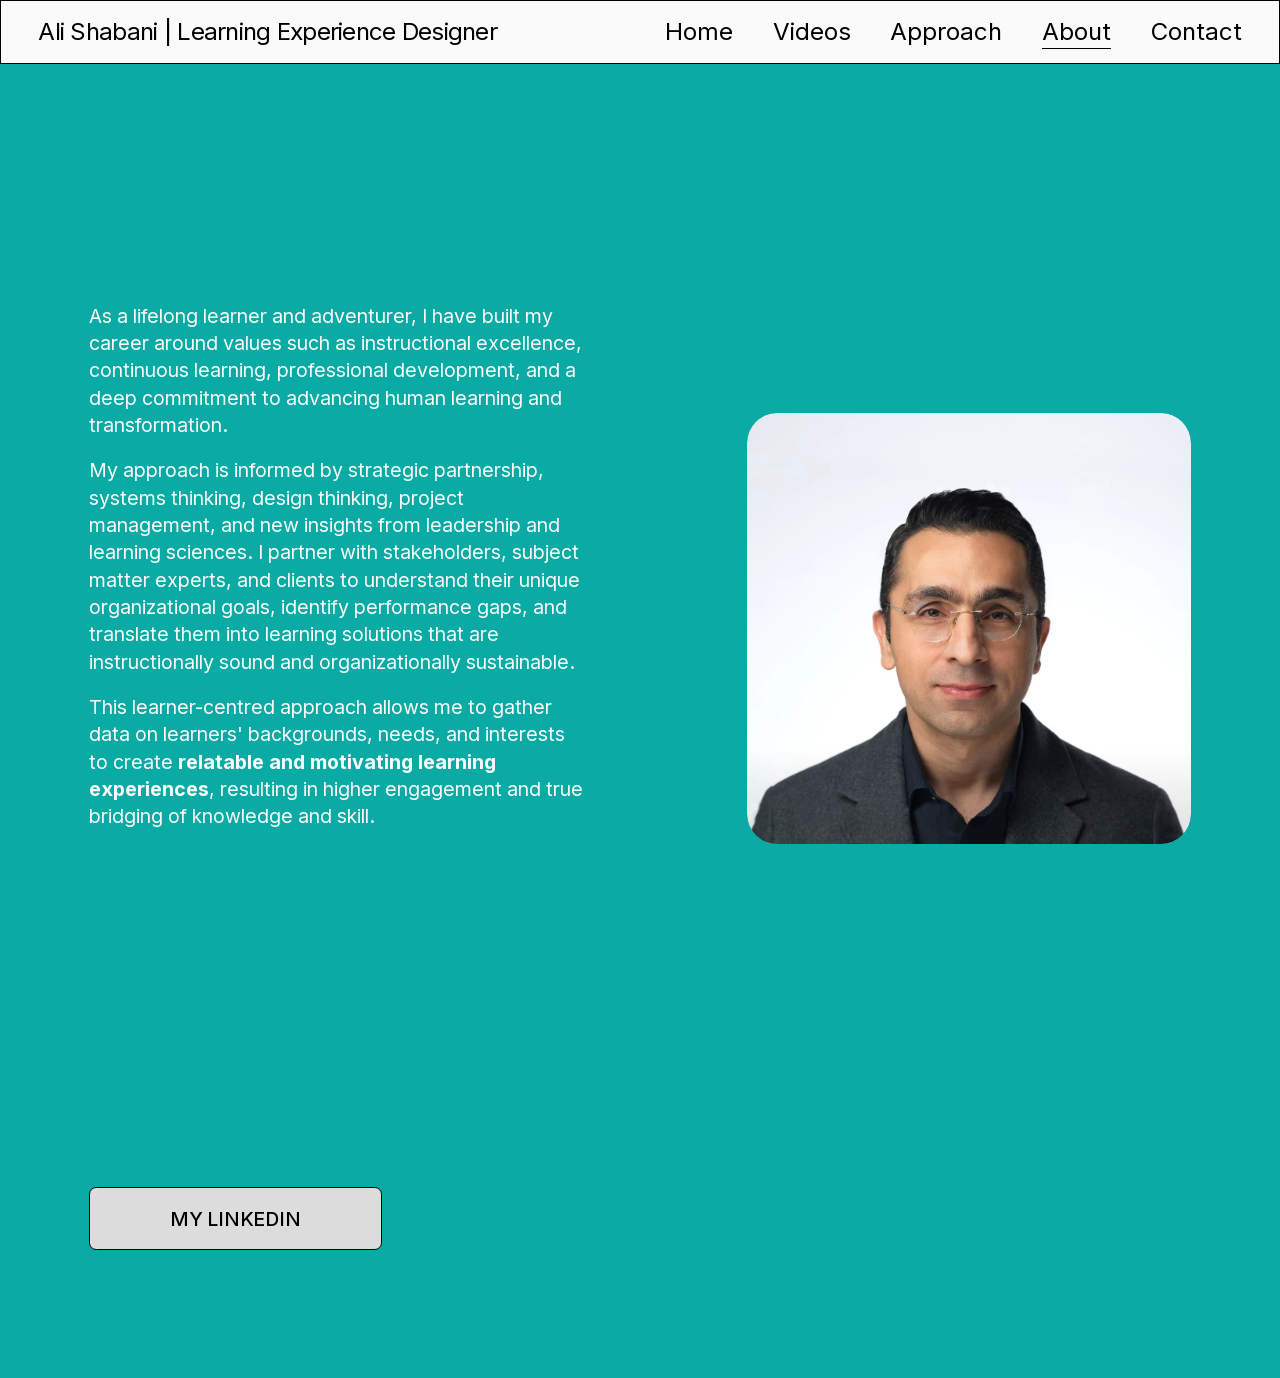
<file: about/index.html>
<!DOCTYPE html>
<html lang="en-CA" xmlns:fb="http://www.facebook.com/2008/fbml" xmlns:og="http://opengraphprotocol.org/schema/">
<head>
<meta content="IE=edge,chrome=1" http-equiv="X-UA-Compatible"/>
<meta content="width=device-width, initial-scale=1" name="viewport"/>

<base href=""/>
<meta charset="utf-8"/>
<title>About — Ali Shabani | Learning Experience Designer</title>
<meta content="Sec-CH-UA-Platform-Version, Sec-CH-UA-Model" http-equiv="Accept-CH"/>
<link href="https://www.innerplexity.com/about" rel="canonical"/>
<meta content="Ali Shabani | Learning Experience Designer" property="og:site_name"/>
<meta content="About — Ali Shabani | Learning Experience Designer" property="og:title"/>
<meta content="https://www.innerplexity.com/about" property="og:url"/>
<meta content="website" property="og:type"/>
<meta content="About — Ali Shabani | Learning Experience Designer" itemprop="name"/>
<meta content="https://www.innerplexity.com/about" itemprop="url"/>
<meta content="About — Ali Shabani | Learning Experience Designer" name="twitter:title"/>
<meta content="https://www.innerplexity.com/about" name="twitter:url"/>
<meta content="summary" name="twitter:card"/>
<meta content="" name="description"/>


<style data-sqsp-font-ids="6a31363e691a2d058d1a1524">
/* vietnamese */
@font-face {
  font-family: 'Inter';
  font-style: normal;
  font-weight: 700;
  font-display: swap;
  src: url('../assets/fonts/4113b352-vietnamese.woff2') format('woff2');
  unicode-range: U+0102-0103, U+0110-0111, U+0128-0129, U+0168-0169, U+01A0-01A1, U+01AF-01B0, U+0300-0301, U+0303-0304, U+0308-0309, U+0323, U+0329, U+1EA0-1EF9, U+20AB;
}
/* latin */
@font-face {
  font-family: 'Inter';
  font-style: normal;
  font-weight: 700;
  font-display: swap;
  src: url('../assets/fonts/b649195f-latin.woff2') format('woff2');
  unicode-range: U+0000-00FF, U+0131, U+0152-0153, U+02BB-02BC, U+02C6, U+02DA, U+02DC, U+0304, U+0308, U+0329, U+2000-206F, U+20AC, U+2122, U+2191, U+2193, U+2212, U+2215, U+FEFF, U+FFFD;
}
/* cyrillic-ext */
@font-face {
  font-family: 'Inter';
  font-style: normal;
  font-weight: 700;
  font-display: swap;
  src: url('../assets/fonts/66c18e4b-cyrillic-ext.woff2') format('woff2');
  unicode-range: U+0460-052F, U+1C80-1C8A, U+20B4, U+2DE0-2DFF, U+A640-A69F, U+FE2E-FE2F;
}
/* latin-ext */
@font-face {
  font-family: 'Inter';
  font-style: normal;
  font-weight: 700;
  font-display: swap;
  src: url('../assets/fonts/c0b7ce99-latin-ext.woff2') format('woff2');
  unicode-range: U+0100-02BA, U+02BD-02C5, U+02C7-02CC, U+02CE-02D7, U+02DD-02FF, U+0304, U+0308, U+0329, U+1D00-1DBF, U+1E00-1E9F, U+1EF2-1EFF, U+2020, U+20A0-20AB, U+20AD-20C0, U+2113, U+2C60-2C7F, U+A720-A7FF;
}
/* cyrillic */
@font-face {
  font-family: 'Inter';
  font-style: normal;
  font-weight: 700;
  font-display: swap;
  src: url('../assets/fonts/af0b57b3-cyrillic.woff2') format('woff2');
  unicode-range: U+0301, U+0400-045F, U+0490-0491, U+04B0-04B1, U+2116;
}
/* greek-ext */
@font-face {
  font-family: 'Inter';
  font-style: normal;
  font-weight: 700;
  font-display: swap;
  src: url('../assets/fonts/91ca4c6c-greek-ext.woff2') format('woff2');
  unicode-range: U+1F00-1FFF;
}
/* greek */
@font-face {
  font-family: 'Inter';
  font-style: normal;
  font-weight: 700;
  font-display: swap;
  src: url('../assets/fonts/c75aaa21-greek.woff2') format('woff2');
  unicode-range: U+0370-0377, U+037A-037F, U+0384-038A, U+038C, U+038E-03A1, U+03A3-03FF;
}
/* cyrillic */
@font-face {
  font-family: 'Inter';
  font-style: italic;
  font-weight: 400;
  font-display: swap;
  src: url('../assets/fonts/d3fb858e-cyrillic.woff2') format('woff2');
  unicode-range: U+0301, U+0400-045F, U+0490-0491, U+04B0-04B1, U+2116;
}
/* vietnamese */
@font-face {
  font-family: 'Inter';
  font-style: italic;
  font-weight: 400;
  font-display: swap;
  src: url('../assets/fonts/e8210424-vietnamese.woff2') format('woff2');
  unicode-range: U+0102-0103, U+0110-0111, U+0128-0129, U+0168-0169, U+01A0-01A1, U+01AF-01B0, U+0300-0301, U+0303-0304, U+0308-0309, U+0323, U+0329, U+1EA0-1EF9, U+20AB;
}
/* latin-ext */
@font-face {
  font-family: 'Inter';
  font-style: italic;
  font-weight: 400;
  font-display: swap;
  src: url('../assets/fonts/5151666f-latin-ext.woff2') format('woff2');
  unicode-range: U+0100-02BA, U+02BD-02C5, U+02C7-02CC, U+02CE-02D7, U+02DD-02FF, U+0304, U+0308, U+0329, U+1D00-1DBF, U+1E00-1E9F, U+1EF2-1EFF, U+2020, U+20A0-20AB, U+20AD-20C0, U+2113, U+2C60-2C7F, U+A720-A7FF;
}
/* latin */
@font-face {
  font-family: 'Inter';
  font-style: italic;
  font-weight: 400;
  font-display: swap;
  src: url('../assets/fonts/429e26ea-latin.woff2') format('woff2');
  unicode-range: U+0000-00FF, U+0131, U+0152-0153, U+02BB-02BC, U+02C6, U+02DA, U+02DC, U+0304, U+0308, U+0329, U+2000-206F, U+20AC, U+2122, U+2191, U+2193, U+2212, U+2215, U+FEFF, U+FFFD;
}
/* greek-ext */
@font-face {
  font-family: 'Inter';
  font-style: italic;
  font-weight: 400;
  font-display: swap;
  src: url('../assets/fonts/dc8ef5c0-greek-ext.woff2') format('woff2');
  unicode-range: U+1F00-1FFF;
}
/* cyrillic-ext */
@font-face {
  font-family: 'Inter';
  font-style: italic;
  font-weight: 400;
  font-display: swap;
  src: url('../assets/fonts/33eec106-cyrillic-ext.woff2') format('woff2');
  unicode-range: U+0460-052F, U+1C80-1C8A, U+20B4, U+2DE0-2DFF, U+A640-A69F, U+FE2E-FE2F;
}
/* greek */
@font-face {
  font-family: 'Inter';
  font-style: italic;
  font-weight: 400;
  font-display: swap;
  src: url('../assets/fonts/e639d1a4-greek.woff2') format('woff2');
  unicode-range: U+0370-0377, U+037A-037F, U+0384-038A, U+038C, U+038E-03A1, U+03A3-03FF;
}
/* greek-ext */
@font-face {
  font-family: 'Inter';
  font-style: normal;
  font-weight: 400;
  font-display: swap;
  src: url('../assets/fonts/46ea1c70-greek-ext.woff2') format('woff2');
  unicode-range: U+1F00-1FFF;
}
/* latin */
@font-face {
  font-family: 'Inter';
  font-style: normal;
  font-weight: 400;
  font-display: swap;
  src: url('../assets/fonts/ac496057-latin.woff2') format('woff2');
  unicode-range: U+0000-00FF, U+0131, U+0152-0153, U+02BB-02BC, U+02C6, U+02DA, U+02DC, U+0304, U+0308, U+0329, U+2000-206F, U+20AC, U+2122, U+2191, U+2193, U+2212, U+2215, U+FEFF, U+FFFD;
}
/* cyrillic */
@font-face {
  font-family: 'Inter';
  font-style: normal;
  font-weight: 400;
  font-display: swap;
  src: url('../assets/fonts/c9c27ed9-cyrillic.woff2') format('woff2');
  unicode-range: U+0301, U+0400-045F, U+0490-0491, U+04B0-04B1, U+2116;
}
/* latin-ext */
@font-face {
  font-family: 'Inter';
  font-style: normal;
  font-weight: 400;
  font-display: swap;
  src: url('../assets/fonts/b050ea96-latin-ext.woff2') format('woff2');
  unicode-range: U+0100-02BA, U+02BD-02C5, U+02C7-02CC, U+02CE-02D7, U+02DD-02FF, U+0304, U+0308, U+0329, U+1D00-1DBF, U+1E00-1E9F, U+1EF2-1EFF, U+2020, U+20A0-20AB, U+20AD-20C0, U+2113, U+2C60-2C7F, U+A720-A7FF;
}
/* greek */
@font-face {
  font-family: 'Inter';
  font-style: normal;
  font-weight: 400;
  font-display: swap;
  src: url('../assets/fonts/b557cbe0-greek.woff2') format('woff2');
  unicode-range: U+0370-0377, U+037A-037F, U+0384-038A, U+038C, U+038E-03A1, U+03A3-03FF;
}
/* vietnamese */
@font-face {
  font-family: 'Inter';
  font-style: normal;
  font-weight: 400;
  font-display: swap;
  src: url('../assets/fonts/0887871a-vietnamese.woff2') format('woff2');
  unicode-range: U+0102-0103, U+0110-0111, U+0128-0129, U+0168-0169, U+01A0-01A1, U+01AF-01B0, U+0300-0301, U+0303-0304, U+0308-0309, U+0323, U+0329, U+1EA0-1EF9, U+20AB;
}
/* cyrillic-ext */
@font-face {
  font-family: 'Inter';
  font-style: normal;
  font-weight: 400;
  font-display: swap;
  src: url('../assets/fonts/81eea474-cyrillic-ext.woff2') format('woff2');
  unicode-range: U+0460-052F, U+1C80-1C8A, U+20B4, U+2DE0-2DFF, U+A640-A69F, U+FE2E-FE2F;
}
/* vietnamese */
@font-face {
  font-family: 'Inter';
  font-style: italic;
  font-weight: 700;
  font-display: swap;
  src: url('../assets/fonts/43b885bd-vietnamese.woff2') format('woff2');
  unicode-range: U+0102-0103, U+0110-0111, U+0128-0129, U+0168-0169, U+01A0-01A1, U+01AF-01B0, U+0300-0301, U+0303-0304, U+0308-0309, U+0323, U+0329, U+1EA0-1EF9, U+20AB;
}
/* cyrillic */
@font-face {
  font-family: 'Inter';
  font-style: italic;
  font-weight: 700;
  font-display: swap;
  src: url('../assets/fonts/abae1e68-cyrillic.woff2') format('woff2');
  unicode-range: U+0301, U+0400-045F, U+0490-0491, U+04B0-04B1, U+2116;
}
/* greek */
@font-face {
  font-family: 'Inter';
  font-style: italic;
  font-weight: 700;
  font-display: swap;
  src: url('../assets/fonts/77de0f30-greek.woff2') format('woff2');
  unicode-range: U+0370-0377, U+037A-037F, U+0384-038A, U+038C, U+038E-03A1, U+03A3-03FF;
}
/* greek-ext */
@font-face {
  font-family: 'Inter';
  font-style: italic;
  font-weight: 700;
  font-display: swap;
  src: url('../assets/fonts/a1b8ee65-greek-ext.woff2') format('woff2');
  unicode-range: U+1F00-1FFF;
}
/* latin */
@font-face {
  font-family: 'Inter';
  font-style: italic;
  font-weight: 700;
  font-display: swap;
  src: url('../assets/fonts/f54c4727-latin.woff2') format('woff2');
  unicode-range: U+0000-00FF, U+0131, U+0152-0153, U+02BB-02BC, U+02C6, U+02DA, U+02DC, U+0304, U+0308, U+0329, U+2000-206F, U+20AC, U+2122, U+2191, U+2193, U+2212, U+2215, U+FEFF, U+FFFD;
}
/* cyrillic-ext */
@font-face {
  font-family: 'Inter';
  font-style: italic;
  font-weight: 700;
  font-display: swap;
  src: url('../assets/fonts/4ec15bb5-cyrillic-ext.woff2') format('woff2');
  unicode-range: U+0460-052F, U+1C80-1C8A, U+20B4, U+2DE0-2DFF, U+A640-A69F, U+FE2E-FE2F;
}
/* latin-ext */
@font-face {
  font-family: 'Inter';
  font-style: italic;
  font-weight: 700;
  font-display: swap;
  src: url('../assets/fonts/b545ee98-latin-ext.woff2') format('woff2');
  unicode-range: U+0100-02BA, U+02BD-02C5, U+02C7-02CC, U+02CE-02D7, U+02DD-02FF, U+0304, U+0308, U+0329, U+1D00-1DBF, U+1E00-1E9F, U+1EF2-1EFF, U+2020, U+20A0-20AB, U+20AD-20C0, U+2113, U+2C60-2C7F, U+A720-A7FF;
}
/* cyrillic-ext */
@font-face {
  font-family: 'Inter';
  font-style: normal;
  font-weight: 500;
  font-display: swap;
  src: url('../assets/fonts/0c454122-cyrillic-ext.woff2') format('woff2');
  unicode-range: U+0460-052F, U+1C80-1C8A, U+20B4, U+2DE0-2DFF, U+A640-A69F, U+FE2E-FE2F;
}
/* cyrillic */
@font-face {
  font-family: 'Inter';
  font-style: normal;
  font-weight: 500;
  font-display: swap;
  src: url('../assets/fonts/30392945-cyrillic.woff2') format('woff2');
  unicode-range: U+0301, U+0400-045F, U+0490-0491, U+04B0-04B1, U+2116;
}
/* greek */
@font-face {
  font-family: 'Inter';
  font-style: normal;
  font-weight: 500;
  font-display: swap;
  src: url('../assets/fonts/ab9667b0-greek.woff2') format('woff2');
  unicode-range: U+0370-0377, U+037A-037F, U+0384-038A, U+038C, U+038E-03A1, U+03A3-03FF;
}
/* greek-ext */
@font-face {
  font-family: 'Inter';
  font-style: normal;
  font-weight: 500;
  font-display: swap;
  src: url('../assets/fonts/546a0214-greek-ext.woff2') format('woff2');
  unicode-range: U+1F00-1FFF;
}
/* vietnamese */
@font-face {
  font-family: 'Inter';
  font-style: normal;
  font-weight: 500;
  font-display: swap;
  src: url('../assets/fonts/432aa354-vietnamese.woff2') format('woff2');
  unicode-range: U+0102-0103, U+0110-0111, U+0128-0129, U+0168-0169, U+01A0-01A1, U+01AF-01B0, U+0300-0301, U+0303-0304, U+0308-0309, U+0323, U+0329, U+1EA0-1EF9, U+20AB;
}
/* latin */
@font-face {
  font-family: 'Inter';
  font-style: normal;
  font-weight: 500;
  font-display: swap;
  src: url('../assets/fonts/935205cf-latin.woff2') format('woff2');
  unicode-range: U+0000-00FF, U+0131, U+0152-0153, U+02BB-02BC, U+02C6, U+02DA, U+02DC, U+0304, U+0308, U+0329, U+2000-206F, U+20AC, U+2122, U+2191, U+2193, U+2212, U+2215, U+FEFF, U+FFFD;
}
/* latin-ext */
@font-face {
  font-family: 'Inter';
  font-style: normal;
  font-weight: 500;
  font-display: swap;
  src: url('../assets/fonts/702f4d93-latin-ext.woff2') format('woff2');
  unicode-range: U+0100-02BA, U+02BD-02C5, U+02C7-02CC, U+02CE-02D7, U+02DD-02FF, U+0304, U+0308, U+0329, U+1D00-1DBF, U+1E00-1E9F, U+1EF2-1EFF, U+2020, U+20A0-20AB, U+20AD-20C0, U+2113, U+2C60-2C7F, U+A720-A7FF;
}
</style>










<link href="../css/user-account-core-9e71a27471c677cb-min.en-US.css" rel="stylesheet" type="text/css"/>
<link href="../css/component-button.css" rel="stylesheet" type="text/css"/><link href="../css/component-imageFluid.css" rel="stylesheet" type="text/css"/><link href="../css/component-html.css" rel="stylesheet" type="text/css"/><script type="application/ld+json">{"url":"https://www.innerplexity.com","name":"Ali Shabani | Learning Experience Designer","description":"","@context":"http://schema.org","@type":"WebSite"}</script><link href="../css/site.css" rel="stylesheet" type="text/css"/><link href="../css/static.css" rel="stylesheet" type="text/css"/>

<style id="static-fixes">
/* static-site fixes */
.preFade, .preSlide, .preScale, .preClip, .preFlex { opacity: 1 !important; transform: none !important; clip-path: none !important; }
header, footer, section > .content-wrapper { animation: none !important; }
.page-section[data-animation] { opacity: 1 !important; transform: none !important; }
.sqs-announcement-bar-dropzone:empty { display: none; }
.header-actions-action--cart, .showOnMobile .header-menu-cart, .header-menu-cart { display: none !important; }
img[data-load="false"] { opacity: 1 !important; }
.sqs-block-video .video-block-wrapper video { width: 100%; height: 100%; display: block; }
</style></head>
<body class="primary-button-style-solid primary-button-shape-rounded secondary-button-style-outline secondary-button-shape-underline tertiary-button-style-outline tertiary-button-shape-underline form-field-style-outline form-field-shape-square form-field-border-all form-field-hover-focus-opacity form-field-checkbox-type-icon form-field-checkbox-fill-outline form-field-checkbox-color-normal form-field-checkbox-shape-square form-field-checkbox-layout-stack form-field-radio-type-icon form-field-radio-fill-outline form-field-radio-color-normal form-field-radio-shape-square form-field-radio-layout-stack form-field-survey-fill-outline form-field-survey-color-normal form-field-survey-shape-square form-submit-button-style-bar tweak-global-animations-enabled tweak-global-animations-animation-type-fade tweak-global-animations-animation-curve-ease image-block-poster-text-alignment-center image-block-card-content-position-center image-block-card-text-alignment-left image-block-overlap-content-position-center image-block-overlap-text-alignment-left image-block-collage-content-position-center image-block-collage-text-alignment-center image-block-stack-text-alignment-left tweak-blog-alternating-side-by-side-width-full tweak-blog-alternating-side-by-side-image-aspect-ratio-11-square tweak-blog-alternating-side-by-side-text-alignment-left tweak-blog-alternating-side-by-side-read-more-style-hide tweak-blog-alternating-side-by-side-image-text-alignment-middle tweak-blog-alternating-side-by-side-delimiter-bullet tweak-blog-alternating-side-by-side-meta-position-top tweak-blog-alternating-side-by-side-primary-meta-categories tweak-blog-alternating-side-by-side-secondary-meta-date tweak-blog-alternating-side-by-side-excerpt-show form-use-theme-colors tweak-global-animations-complexity-level-detailed tweak-global-animations-animation-style-fade tweak-blog-masonry-width-inset tweak-blog-masonry-text-alignment-center tweak-blog-masonry-primary-meta-categories tweak-blog-masonry-secondary-meta-date tweak-blog-masonry-meta-position-top tweak-blog-masonry-read-more-style-hide tweak-blog-masonry-delimiter-space tweak-blog-masonry-image-placement-above tweak-blog-masonry-excerpt-show tweak-portfolio-grid-overlay-width-full tweak-portfolio-grid-overlay-height-large tweak-portfolio-grid-overlay-image-aspect-ratio-11-square tweak-portfolio-grid-overlay-text-placement-center tweak-portfolio-grid-overlay-show-text-after-hover tweak-blog-single-column-width-inset tweak-blog-single-column-text-alignment-center tweak-blog-single-column-image-placement-above tweak-blog-single-column-delimiter-bullet tweak-blog-single-column-read-more-style-show tweak-blog-single-column-primary-meta-categories tweak-blog-single-column-secondary-meta-date tweak-blog-single-column-meta-position-top tweak-blog-single-column-content-full-post header-width-full tweak-fixed-header tweak-fixed-header-style-basic tweak-blog-item-width-narrow tweak-blog-item-text-alignment-left tweak-blog-item-meta-position-above-title tweak-blog-item-show-date tweak-blog-item-delimiter-bullet tweak-blog-side-by-side-width-inset tweak-blog-side-by-side-image-placement-left tweak-blog-side-by-side-image-aspect-ratio-11-square tweak-blog-side-by-side-primary-meta-categories tweak-blog-side-by-side-secondary-meta-date tweak-blog-side-by-side-meta-position-top tweak-blog-side-by-side-text-alignment-left tweak-blog-side-by-side-image-text-alignment-middle tweak-blog-side-by-side-read-more-style-show tweak-blog-side-by-side-delimiter-bullet tweak-blog-side-by-side-excerpt-show tweak-events-stacked-width-full tweak-events-stacked-height-large tweak-events-stacked-show-thumbnails tweak-events-stacked-thumbnail-size-32-standard tweak-events-stacked-date-style-with-text tweak-events-stacked-show-time tweak-events-stacked-show-location tweak-events-stacked-show-excerpt tweak-blog-basic-grid-width-full tweak-blog-basic-grid-image-aspect-ratio-32-standard tweak-blog-basic-grid-text-alignment-left tweak-blog-basic-grid-delimiter-bullet tweak-blog-basic-grid-image-placement-above tweak-blog-basic-grid-read-more-style-show tweak-blog-basic-grid-primary-meta-categories tweak-blog-basic-grid-secondary-meta-date tweak-blog-basic-grid-excerpt-show tweak-portfolio-grid-basic-width-full tweak-portfolio-grid-basic-height-small tweak-portfolio-grid-basic-image-aspect-ratio-11-square tweak-portfolio-grid-basic-text-alignment-left tweak-portfolio-grid-basic-hover-effect-fade header-overlay-alignment-left tweak-portfolio-index-background-link-format-stacked tweak-portfolio-index-background-width-full tweak-portfolio-index-background-height-large tweak-portfolio-index-background-vertical-alignment-middle tweak-portfolio-index-background-horizontal-alignment-center tweak-portfolio-index-background-delimiter-none tweak-portfolio-index-background-animation-type-fade tweak-portfolio-index-background-animation-duration-medium tweak-portfolio-hover-follow-layout-inline tweak-portfolio-hover-follow-delimiter-bullet tweak-portfolio-hover-follow-animation-type-fade tweak-portfolio-hover-follow-animation-duration-fast tweak-portfolio-hover-static-layout-inline tweak-portfolio-hover-static-front tweak-portfolio-hover-static-delimiter-hyphen tweak-portfolio-hover-static-animation-type-fade tweak-portfolio-hover-static-animation-duration-fast hide-opentable-icons opentable-style-dark tweak-product-quick-view-button-style-floating tweak-product-quick-view-button-position-center tweak-product-quick-view-lightbox-excerpt-display-truncate tweak-product-quick-view-lightbox-show-arrows tweak-product-quick-view-lightbox-show-close-button tweak-product-quick-view-lightbox-controls-weight-light native-currency-code-cad collection-type-page collection-layout-default collection-69bd5a75d607fd2593f092d5 mobile-style-available sqs-seven-one" id="collection-69bd5a75d607fd2593f092d5" tabindex="-1">
<div class="clearfix site-wrapper" id="siteWrapper">
<div class="floating-cart hidden" id="floatingCart">

</div>
<header class="header theme-col--primary" data-controller="Header" data-current-styles='{
                                                                        "layout": "navRight",
                                                                        "action": {
                                                                          "href": "/#contact",
                                                                          "buttonText": "Contact",
                                                                          "newWindow": false
                                                                        },
                                                                        "showSocial": false,
                                                                        "socialOptions": {
                                                                          "socialBorderShape": "none",
                                                                          "socialBorderStyle": "outline",
                                                                          "socialBorderThickness": {
                                                                            "unit": "px",
                                                                            "value": 1.0
                                                                          }
                                                                        },
                                                                        "menuOverlayTheme": "light",
                                                                        "menuOverlayAnimation": "fade",
                                                                        "cartStyle": "text",
                                                                        "cartText": "Cart",
                                                                        "showEmptyCartState": true,
                                                                        "cartOptions": {
                                                                          "iconType": "stroke-1",
                                                                          "cartBorderShape": "none",
                                                                          "cartBorderStyle": "outline",
                                                                          "cartBorderThickness": {
                                                                            "unit": "px",
                                                                            "value": 1.0
                                                                          }
                                                                        },
                                                                        "showButton": false,
                                                                        "showCart": false,
                                                                        "showAccountLogin": false,
                                                                        "headerStyle": "solid",
                                                                        "languagePicker": {
                                                                          "enabled": false,
                                                                          "iconEnabled": false,
                                                                          "iconType": "globe",
                                                                          "flagShape": "shiny",
                                                                          "languageFlags": [ ]
                                                                        },
                                                                        "iconOptions": {
                                                                          "desktopDropdownIconOptions": {
                                                                            "size": {
                                                                              "unit": "em",
                                                                              "value": 1.0
                                                                            },
                                                                            "iconSpacing": {
                                                                              "unit": "em",
                                                                              "value": 0.35
                                                                            },
                                                                            "strokeWidth": {
                                                                              "unit": "px",
                                                                              "value": 1.0
                                                                            },
                                                                            "endcapType": "square",
                                                                            "folderDropdownIcon": "none",
                                                                            "languagePickerIcon": "openArrowHead"
                                                                          },
                                                                          "mobileDropdownIconOptions": {
                                                                            "size": {
                                                                              "unit": "em",
                                                                              "value": 1.0
                                                                            },
                                                                            "iconSpacing": {
                                                                              "unit": "em",
                                                                              "value": 0.15
                                                                            },
                                                                            "strokeWidth": {
                                                                              "unit": "px",
                                                                              "value": 0.5
                                                                            },
                                                                            "endcapType": "square",
                                                                            "folderDropdownIcon": "openArrowHead",
                                                                            "languagePickerIcon": "openArrowHead"
                                                                          }
                                                                        },
                                                                        "mobileOptions": {
                                                                          "layout": "logoLeftNavRight",
                                                                          "menuIconOptions": {
                                                                            "style": "doubleLineHamburger",
                                                                            "thickness": {
                                                                              "unit": "px",
                                                                              "value": 2.0
                                                                            }
                                                                          }
                                                                        },
                                                                        "solidOptions": {
                                                                          "headerOpacity": {
                                                                            "unit": "%",
                                                                            "value": 100.0
                                                                          },
                                                                          "blurBackground": {
                                                                            "enabled": false,
                                                                            "blurRadius": {
                                                                              "unit": "px",
                                                                              "value": 12.0
                                                                            }
                                                                          },
                                                                          "backgroundColor": {
                                                                            "type": "SITE_PALETTE_COLOR",
                                                                            "sitePaletteColor": {
                                                                              "colorName": "white",
                                                                              "alphaModifier": 1.0
                                                                            }
                                                                          }
                                                                        },
                                                                        "gradientOptions": {
                                                                          "gradientType": "faded",
                                                                          "headerOpacity": {
                                                                            "unit": "%",
                                                                            "value": 90.0
                                                                          },
                                                                          "blurBackground": {
                                                                            "enabled": false,
                                                                            "blurRadius": {
                                                                              "unit": "px",
                                                                              "value": 12.0
                                                                            }
                                                                          }
                                                                        },
                                                                        "dropShadowOptions": {
                                                                          "enabled": false,
                                                                          "blur": {
                                                                            "unit": "px",
                                                                            "value": 87.0
                                                                          },
                                                                          "spread": {
                                                                            "unit": "px",
                                                                            "value": 57.0
                                                                          },
                                                                          "distance": {
                                                                            "unit": "px",
                                                                            "value": 14.0
                                                                          }
                                                                        },
                                                                        "borderOptions": {
                                                                          "enabled": true,
                                                                          "position": "allSides",
                                                                          "thickness": {
                                                                            "unit": "px",
                                                                            "value": 1.0
                                                                          }
                                                                        },
                                                                        "showPromotedElement": false,
                                                                        "buttonVariant": "primary",
                                                                        "blurBackground": {
                                                                          "enabled": false,
                                                                          "blurRadius": {
                                                                            "unit": "px",
                                                                            "value": 12.0
                                                                          }
                                                                        },
                                                                        "headerOpacity": {
                                                                          "unit": "%",
                                                                          "value": 100.0
                                                                        }
                                                                      }' data-first-focusable-element="" data-header-style="solid" data-language-picker='{
                                                                        "enabled": false,
                                                                        "iconEnabled": false,
                                                                        "iconType": "globe",
                                                                        "flagShape": "shiny",
                                                                        "languageFlags": [ ]
                                                                      }' data-section-id="header" data-section-theme="" data-test="header" id="header" style="
      
      
      
        --solidHeaderBackgroundColor: hsla(var(--white-hsl), 1);
      
      
      
      
    " tabindex="-1">
<svg style="display:none" viewbox="0 0 22 22" xmlns="http://www.w3.org/2000/svg">
<symbol id="circle">
<path d="M11.5 17C14.5376 17 17 14.5376 17 11.5C17 8.46243 14.5376 6 11.5 6C8.46243 6 6 8.46243 6 11.5C6 14.5376 8.46243 17 11.5 17Z" fill="none"></path>
</symbol>
<symbol id="circleFilled">
<path d="M11.5 17C14.5376 17 17 14.5376 17 11.5C17 8.46243 14.5376 6 11.5 6C8.46243 6 6 8.46243 6 11.5C6 14.5376 8.46243 17 11.5 17Z"></path>
</symbol>
<symbol id="dash">
<path d="M11 11H19H3"></path>
</symbol>
<symbol id="squareFilled">
<rect height="11" width="11" x="6" y="6"></rect>
</symbol>
<symbol id="square">
<rect fill="none" height="9" stroke="inherit" width="9" x="7" y="7"></rect>
</symbol>
<symbol id="plus">
<path d="M11 3V19"></path>
<path d="M19 11L3 11"></path>
</symbol>
<symbol id="closedArrow">
<path d="M11 11V2M11 18.1797L17 11.1477L5 11.1477L11 18.1797Z" fill="none"></path>
</symbol>
<symbol id="closedArrowFilled">
<path d="M11 11L11 2" fill="none" stroke="inherit"></path>
<path clip-rule="evenodd" d="M2.74695 9.38428L19.038 9.38428L10.8925 19.0846L2.74695 9.38428Z" fill-rule="evenodd" stroke-width="1"></path>
</symbol>
<symbol id="closedArrowHead" viewbox="0 0 22 22" xmlns="http://www.w3.org/2000/symbol">
<path d="M18 7L11 15L4 7L18 7Z" fill="none" stroke="inherit"></path>
</symbol>
<symbol id="closedArrowHeadFilled" viewbox="0 0 22 22" xmlns="http://www.w3.org/2000/symbol">
<path d="M18.875 6.5L11 15.5L3.125 6.5L18.875 6.5Z"></path>
</symbol>
<symbol id="openArrow">
<path d="M11 18.3591L11 3" fill="none" stroke="inherit"></path>
<path d="M18 11.5L11 18.5L4 11.5" fill="none" stroke="inherit"></path>
</symbol>
<symbol id="openArrowHead">
<path d="M18 7L11 14L4 7" fill="none"></path>
</symbol>
<symbol id="pinchedArrow">
<path d="M11 17.3591L11 2" fill="none"></path>
<path d="M2 11C5.85455 12.2308 8.81818 14.9038 11 18C13.1818 14.8269 16.1455 12.1538 20 11" fill="none"></path>
</symbol>
<symbol id="pinchedArrowFilled">
<path d="M11.05 10.4894C7.04096 8.73759 1.05005 8 1.05005 8C6.20459 11.3191 9.41368 14.1773 11.05 21C12.6864 14.0851 15.8955 11.227 21.05 8C21.05 8 15.0591 8.73759 11.05 10.4894Z" stroke-width="1"></path>
<path d="M11 11L11 1" fill="none"></path>
</symbol>
<symbol id="pinchedArrowHead">
<path d="M2 7.24091C5.85455 8.40454 8.81818 10.9318 11 13.8591C13.1818 10.8591 16.1455 8.33181 20 7.24091" fill="none"></path>
</symbol>
<symbol id="pinchedArrowHeadFilled">
<path d="M11.05 7.1591C7.04096 5.60456 1.05005 4.95001 1.05005 4.95001C6.20459 7.89547 9.41368 10.4318 11.05 16.4864C12.6864 10.35 15.8955 7.81365 21.05 4.95001C21.05 4.95001 15.0591 5.60456 11.05 7.1591Z"></path>
</symbol>
</svg>
<div class="sqs-announcement-bar-dropzone"></div>
<div class="header-announcement-bar-wrapper">
<a class="header-skip-link sqs-button-element--primary" href="#page">
        Skip to Content
      </a>
<style>
    @supports (-webkit-backdrop-filter: none) or (backdrop-filter: none) {
        .header-blur-background {
            
                -webkit-backdrop-filter: blur(12px);
                backdrop-filter: blur(12px);
            
            
        }
    }
</style>
<div class="header-border" data-header-border="true" data-header-style="solid" data-test="header-border" style="


  
    border-width: 1px !important;
  



"></div>
<div class="header-dropshadow" data-header-dropshadow="false" data-header-style="solid" data-test="header-dropshadow" style=""></div>
<div>
<div class="header-background-solid" data-header-style="solid" data-test="header-background-solid" style="opacity: calc(100 * .01)"></div>
</div>
<div class="header-inner container--fluid header-mobile-layout-logo-left-nav-right header-layout-nav-right" data-test="header-inner">

<div class="header-background theme-bg--primary"></div>
<div class="header-display-desktop" data-content-field="site-title">


<div class="header-title-nav-wrapper">

<div class="header-title" data-animation-role="header-element">
<div class="header-title-text">
<a data-animation-role="header-element" href="../" id="site-title">Ali Shabani | Learning Experience Designer</a>
</div>
</div>

<div class="header-nav">
<div class="header-nav-wrapper">
<nav class="header-nav-list">
<div class="header-nav-item header-nav-item--collection header-nav-item--homepage">
<a data-animation-role="header-element" href="../">
        Home
      </a>
</div>
<div class="header-nav-item header-nav-item--collection">
<a data-animation-role="header-element" href="../videos-WIx4I/">
        Videos
      </a>
</div>
<div class="header-nav-item header-nav-item--collection">
<a data-animation-role="header-element" href="../my-approach/">
        Approach
      </a>
</div>
<div class="header-nav-item header-nav-item--collection header-nav-item--active">
<a aria-current="page" data-animation-role="header-element" href="../about/">
        About
      </a>
</div>
<div class="header-nav-item header-nav-item--collection">
<a data-animation-role="header-element" href="../contact/">
        Contact
      </a>
</div>
</nav>
</div>
</div>
</div>

<div class="header-actions header-actions--right">
<div class="showOnMobile">
</div>
<div class="showOnDesktop">
</div>
</div>
<style>
  .top-bun, 
  .patty, 
  .bottom-bun {
    height: 2px;
  }
</style>

<div class="header-burger menu-overlay-does-not-have-visible-non-navigation-items no-actions" data-animation-role="header-element">
<button class="header-burger-btn burger" data-test="header-burger">
<span class="js-header-burger-open-title visually-hidden" hidden="">Open Menu</span>
<span class="js-header-burger-close-title visually-hidden" hidden="">Close Menu</span>
<div class="burger-box">
<div class="burger-inner header-menu-icon-doubleLineHamburger">
<div class="top-bun"></div>
<div class="patty"></div>
<div class="bottom-bun"></div>
</div>
</div>
</button>
</div>
</div>
<div class="header-display-mobile" data-content-field="site-title">


<div class="header-title-nav-wrapper">

<div class="header-title" data-animation-role="header-element">
<div class="header-title-text">
<a data-animation-role="header-element" href="../" id="site-title">Ali Shabani | Learning Experience Designer</a>
</div>
</div>

<div class="header-nav">
<div class="header-nav-wrapper">
<nav class="header-nav-list">
<div class="header-nav-item header-nav-item--collection header-nav-item--homepage">
<a data-animation-role="header-element" href="../">
        Home
      </a>
</div>
<div class="header-nav-item header-nav-item--collection">
<a data-animation-role="header-element" href="../videos-WIx4I/">
        Videos
      </a>
</div>
<div class="header-nav-item header-nav-item--collection">
<a data-animation-role="header-element" href="../my-approach/">
        Approach
      </a>
</div>
<div class="header-nav-item header-nav-item--collection header-nav-item--active">
<a aria-current="page" data-animation-role="header-element" href="../about/">
        About
      </a>
</div>
<div class="header-nav-item header-nav-item--collection">
<a data-animation-role="header-element" href="../contact/">
        Contact
      </a>
</div>
</nav>
</div>
</div>
</div>

<div class="header-actions header-actions--right">
<div class="showOnMobile">
</div>
<div class="showOnDesktop">
</div>
</div>
<style>
  .top-bun, 
  .patty, 
  .bottom-bun {
    height: 2px;
  }
</style>

<div class="header-burger menu-overlay-does-not-have-visible-non-navigation-items no-actions" data-animation-role="header-element">
<button class="header-burger-btn burger" data-test="header-burger">
<span class="js-header-burger-open-title visually-hidden" hidden="">Open Menu</span>
<span class="js-header-burger-close-title visually-hidden" hidden="">Close Menu</span>
<div class="burger-box">
<div class="burger-inner header-menu-icon-doubleLineHamburger">
<div class="top-bun"></div>
<div class="patty"></div>
<div class="bottom-bun"></div>
</div>
</div>
</button>
</div>
</div>
</div>
</div>

<div class="header-menu header-menu--folder-list light" data-current-styles='{
                                                                        "layout": "navRight",
                                                                        "action": {
                                                                          "href": "/#contact",
                                                                          "buttonText": "Contact",
                                                                          "newWindow": false
                                                                        },
                                                                        "showSocial": false,
                                                                        "socialOptions": {
                                                                          "socialBorderShape": "none",
                                                                          "socialBorderStyle": "outline",
                                                                          "socialBorderThickness": {
                                                                            "unit": "px",
                                                                            "value": 1.0
                                                                          }
                                                                        },
                                                                        "menuOverlayTheme": "light",
                                                                        "menuOverlayAnimation": "fade",
                                                                        "cartStyle": "text",
                                                                        "cartText": "Cart",
                                                                        "showEmptyCartState": true,
                                                                        "cartOptions": {
                                                                          "iconType": "stroke-1",
                                                                          "cartBorderShape": "none",
                                                                          "cartBorderStyle": "outline",
                                                                          "cartBorderThickness": {
                                                                            "unit": "px",
                                                                            "value": 1.0
                                                                          }
                                                                        },
                                                                        "showButton": false,
                                                                        "showCart": false,
                                                                        "showAccountLogin": false,
                                                                        "headerStyle": "solid",
                                                                        "languagePicker": {
                                                                          "enabled": false,
                                                                          "iconEnabled": false,
                                                                          "iconType": "globe",
                                                                          "flagShape": "shiny",
                                                                          "languageFlags": [ ]
                                                                        },
                                                                        "iconOptions": {
                                                                          "desktopDropdownIconOptions": {
                                                                            "size": {
                                                                              "unit": "em",
                                                                              "value": 1.0
                                                                            },
                                                                            "iconSpacing": {
                                                                              "unit": "em",
                                                                              "value": 0.35
                                                                            },
                                                                            "strokeWidth": {
                                                                              "unit": "px",
                                                                              "value": 1.0
                                                                            },
                                                                            "endcapType": "square",
                                                                            "folderDropdownIcon": "none",
                                                                            "languagePickerIcon": "openArrowHead"
                                                                          },
                                                                          "mobileDropdownIconOptions": {
                                                                            "size": {
                                                                              "unit": "em",
                                                                              "value": 1.0
                                                                            },
                                                                            "iconSpacing": {
                                                                              "unit": "em",
                                                                              "value": 0.15
                                                                            },
                                                                            "strokeWidth": {
                                                                              "unit": "px",
                                                                              "value": 0.5
                                                                            },
                                                                            "endcapType": "square",
                                                                            "folderDropdownIcon": "openArrowHead",
                                                                            "languagePickerIcon": "openArrowHead"
                                                                          }
                                                                        },
                                                                        "mobileOptions": {
                                                                          "layout": "logoLeftNavRight",
                                                                          "menuIconOptions": {
                                                                            "style": "doubleLineHamburger",
                                                                            "thickness": {
                                                                              "unit": "px",
                                                                              "value": 2.0
                                                                            }
                                                                          }
                                                                        },
                                                                        "solidOptions": {
                                                                          "headerOpacity": {
                                                                            "unit": "%",
                                                                            "value": 100.0
                                                                          },
                                                                          "blurBackground": {
                                                                            "enabled": false,
                                                                            "blurRadius": {
                                                                              "unit": "px",
                                                                              "value": 12.0
                                                                            }
                                                                          },
                                                                          "backgroundColor": {
                                                                            "type": "SITE_PALETTE_COLOR",
                                                                            "sitePaletteColor": {
                                                                              "colorName": "white",
                                                                              "alphaModifier": 1.0
                                                                            }
                                                                          }
                                                                        },
                                                                        "gradientOptions": {
                                                                          "gradientType": "faded",
                                                                          "headerOpacity": {
                                                                            "unit": "%",
                                                                            "value": 90.0
                                                                          },
                                                                          "blurBackground": {
                                                                            "enabled": false,
                                                                            "blurRadius": {
                                                                              "unit": "px",
                                                                              "value": 12.0
                                                                            }
                                                                          }
                                                                        },
                                                                        "dropShadowOptions": {
                                                                          "enabled": false,
                                                                          "blur": {
                                                                            "unit": "px",
                                                                            "value": 87.0
                                                                          },
                                                                          "spread": {
                                                                            "unit": "px",
                                                                            "value": 57.0
                                                                          },
                                                                          "distance": {
                                                                            "unit": "px",
                                                                            "value": 14.0
                                                                          }
                                                                        },
                                                                        "borderOptions": {
                                                                          "enabled": true,
                                                                          "position": "allSides",
                                                                          "thickness": {
                                                                            "unit": "px",
                                                                            "value": 1.0
                                                                          }
                                                                        },
                                                                        "showPromotedElement": false,
                                                                        "buttonVariant": "primary",
                                                                        "blurBackground": {
                                                                          "enabled": false,
                                                                          "blurRadius": {
                                                                            "unit": "px",
                                                                            "value": 12.0
                                                                          }
                                                                        },
                                                                        "headerOpacity": {
                                                                          "unit": "%",
                                                                          "value": 100.0
                                                                        }
                                                                      }' data-section-id="overlay-nav" data-section-theme="light" data-show-account-login="false" data-test="header-menu">
<div class="header-menu-bg theme-bg--primary"></div>
<div class="header-menu-nav">
<nav class="header-menu-nav-list">
<div class="header-menu-nav-folder" data-folder="root">
<div class="header-menu-nav-folder-content">

<div class="header-menu-nav-wrapper">
<div class="container header-menu-nav-item header-menu-nav-item--collection header-menu-nav-item--homepage">
<a href="../">
<div class="header-menu-nav-item-content">
                  Home
                </div>
</a>
</div>
<div class="container header-menu-nav-item header-menu-nav-item--collection">
<a href="../videos-WIx4I/">
<div class="header-menu-nav-item-content">
                  Videos
                </div>
</a>
</div>
<div class="container header-menu-nav-item header-menu-nav-item--collection">
<a href="../my-approach/">
<div class="header-menu-nav-item-content">
                  Approach
                </div>
</a>
</div>
<div class="container header-menu-nav-item header-menu-nav-item--collection header-menu-nav-item--active">
<a aria-current="page" href="../about/">
<div class="header-menu-nav-item-content">
                  About
                </div>
</a>
</div>
<div class="container header-menu-nav-item header-menu-nav-item--collection">
<a href="../contact/">
<div class="header-menu-nav-item-content">
                  Contact
                </div>
</a>
</div>
</div>
</div>
</div>
</nav>
</div>
</div>

</header>
<main class="container" id="page" role="main">
<article class="page-regions" data-collection-id="69bd5a75d607fd2593f092d5" data-item-id="" data-regions-source="collection" id="page-regions">
<section class="region" data-region-id="1e25dac3f0fc488011331be2" data-region-source="collection">
<section class="page-section full-bleed-section layout-engine-section background-width--full-bleed section-height--large content-width--wide horizontal-alignment--center vertical-alignment--middle dark" data-animation="none" data-controller="SectionWrapperController" data-current-context='{
                                                                        "video": {
                                                                          "playbackSpeed": 0.5,
                                                                          "filter": 2,
                                                                          "filterStrength": 0,
                                                                          "zoom": 0,
                                                                          "videoSourceProvider": "none"
                                                                        },
                                                                        "backgroundImageId": null,
                                                                        "backgroundMediaEffect": {
                                                                          "type": "none"
                                                                        },
                                                                        "divider": {
                                                                          "enabled": false
                                                                        },
                                                                        "typeName": "page"
                                                                      }' data-current-styles='{
                                                                        "imageOverlayOpacity": 0.15,
                                                                        "backgroundWidth": "background-width--full-bleed",
                                                                        "sectionHeight": "section-height--large",
                                                                        "customSectionHeight": 1,
                                                                        "horizontalAlignment": "horizontal-alignment--center",
                                                                        "verticalAlignment": "vertical-alignment--middle",
                                                                        "contentWidth": "content-width--wide",
                                                                        "customContentWidth": 50,
                                                                        "sectionTheme": "dark",
                                                                        "sectionAnimation": "none",
                                                                        "backgroundMode": "image"
                                                                      }' data-fluid-engine-section="" data-section-id="69bd5a75d607fd2593f092db" data-section-theme="dark" data-sqsp-section="fluid-engine" data-test="page-section">
<div class="section-border">
<div class="section-background">
</div>
</div>
<div class="content-wrapper" style="
      
        
      
    ">
<div class="content">
<div data-fluid-engine="true"><style>

.fe-69bd5a75d607fd2593f092da {
  --grid-gutter: calc(var(--sqs-mobile-site-gutter, 6vw) - 11.0px);
  --cell-max-width: calc( ( var(--sqs-site-max-width, 1500px) - (11.0px * (8 - 1)) ) / 8 );

  display: grid;
  position: relative;
  grid-area: 1/1/-1/-1;
  grid-template-rows: repeat(31,minmax(24px, auto));
  grid-template-columns:
    minmax(var(--grid-gutter), 1fr)
    repeat(8, minmax(0, var(--cell-max-width)))
    minmax(var(--grid-gutter), 1fr);
  row-gap: 11.0px;
  column-gap: 11.0px;
  overflow-x: hidden;
  overflow-x: clip;
}

@media (min-width: 768px) {
  .background-width--inset .fe-69bd5a75d607fd2593f092da {
    --inset-padding: calc(var(--sqs-site-gutter) * 2);
  }

  .fe-69bd5a75d607fd2593f092da {
    --grid-gutter: calc(var(--sqs-site-gutter, 4vw) - 11.0px);
    --cell-max-width: calc( ( var(--sqs-site-max-width, 1500px) - (11.0px * (24 - 1)) ) / 24 );
    --inset-padding: 0vw;

    --row-height-scaling-factor: 0.0215;
    --container-width: min(var(--sqs-site-max-width, 1500px), calc(100vw - var(--sqs-site-gutter, 4vw) * 2 - var(--inset-padding) ));

    grid-template-rows: repeat(29,minmax(calc(var(--container-width) * var(--row-height-scaling-factor)), auto));
    grid-template-columns:
      minmax(var(--grid-gutter), 1fr)
      repeat(24, minmax(0, var(--cell-max-width)))
      minmax(var(--grid-gutter), 1fr);
  }
}


  .fe-block-a680d5dbe6975e82ba04 {
    grid-area: 1/3/10/9;
    z-index: 0;

    @media (max-width: 767px) {
      
      
    }
  }

  .fe-block-a680d5dbe6975e82ba04 .sqs-block {
    justify-content: center;
  }

  .fe-block-a680d5dbe6975e82ba04 .sqs-block-alignment-wrapper {
    align-items: center;
  }

  @media (min-width: 768px) {
    .fe-block-a680d5dbe6975e82ba04 {
      grid-area: 7/16/19/25;
      z-index: 0;

      

      
    }

    .fe-block-a680d5dbe6975e82ba04 .sqs-block {
      justify-content: center;
    }

    .fe-block-a680d5dbe6975e82ba04 .sqs-block-alignment-wrapper {
      align-items: center;
    }
  }

  .fe-block-yui_3_17_2_1_1779337377716_1432 {
    grid-area: 11/2/30/10;
    z-index: 1;

    @media (max-width: 767px) {
      
        
      
      
    }
  }

  .fe-block-yui_3_17_2_1_1779337377716_1432 .sqs-block {
    justify-content: flex-start;
  }

  .fe-block-yui_3_17_2_1_1779337377716_1432 .sqs-block-alignment-wrapper {
    align-items: flex-start;
  }

  @media (min-width: 768px) {
    .fe-block-yui_3_17_2_1_1779337377716_1432 {
      grid-area: 4/3/30/13;
      z-index: 1;

      
        
      

      
    }

    .fe-block-yui_3_17_2_1_1779337377716_1432 .sqs-block {
      justify-content: flex-start;
    }

    .fe-block-yui_3_17_2_1_1779337377716_1432 .sqs-block-alignment-wrapper {
      align-items: flex-start;
    }
  }

  .fe-block-yui_3_17_2_1_1779377137572_1722 {
    grid-area: 30/2/32/10;
    z-index: 2;

    @media (max-width: 767px) {
      
        
      
      
    }
  }

  .fe-block-yui_3_17_2_1_1779377137572_1722 .sqs-block {
    justify-content: center;
  }

  .fe-block-yui_3_17_2_1_1779377137572_1722 .sqs-block-alignment-wrapper {
    align-items: center;
  }

  @media (min-width: 768px) {
    .fe-block-yui_3_17_2_1_1779377137572_1722 {
      grid-area: 28/3/30/9;
      z-index: 2;

      
        
      

      
    }

    .fe-block-yui_3_17_2_1_1779377137572_1722 .sqs-block {
      justify-content: center;
    }

    .fe-block-yui_3_17_2_1_1779377137572_1722 .sqs-block-alignment-wrapper {
      align-items: center;
    }
  }

</style><div class="fluid-engine fe-69bd5a75d607fd2593f092da"><div class="fe-block fe-block-a680d5dbe6975e82ba04"><div class="sqs-block website-component-block sqs-block-website-component sqs-block-image image-block" data-aspect-ratio="134.54394755679465" data-block-css='["https://definitions.sqspcdn.com/website-component-definition/static-assets/website.components.imageFluid/fb563cce-d783-4d32-a78f-80d7d4f59b5a_1062/website.components.imageFluid.styles.css"]' data-block-scripts='["https://definitions.sqspcdn.com/website-component-definition/static-assets/website.components.imageFluid/fb563cce-d783-4d32-a78f-80d7d4f59b5a_1062/21575.js","https://definitions.sqspcdn.com/website-component-definition/static-assets/website.components.imageFluid/fb563cce-d783-4d32-a78f-80d7d4f59b5a_1062/39188.js","https://definitions.sqspcdn.com/website-component-definition/static-assets/website.components.imageFluid/fb563cce-d783-4d32-a78f-80d7d4f59b5a_1062/39882.js","https://definitions.sqspcdn.com/website-component-definition/static-assets/website.components.imageFluid/fb563cce-d783-4d32-a78f-80d7d4f59b5a_1062/92452.js","https://definitions.sqspcdn.com/website-component-definition/static-assets/website.components.imageFluid/fb563cce-d783-4d32-a78f-80d7d4f59b5a_1062/image-effect-film-grain.js","https://definitions.sqspcdn.com/website-component-definition/static-assets/website.components.imageFluid/fb563cce-d783-4d32-a78f-80d7d4f59b5a_1062/image-effect-liquid.js","https://definitions.sqspcdn.com/website-component-definition/static-assets/website.components.imageFluid/fb563cce-d783-4d32-a78f-80d7d4f59b5a_1062/image-effect-parallax.js","https://definitions.sqspcdn.com/website-component-definition/static-assets/website.components.imageFluid/fb563cce-d783-4d32-a78f-80d7d4f59b5a_1062/image-effect-refracted-circles.js","https://definitions.sqspcdn.com/website-component-definition/static-assets/website.components.imageFluid/fb563cce-d783-4d32-a78f-80d7d4f59b5a_1062/image-effect-refracted-lines.js","https://definitions.sqspcdn.com/website-component-definition/static-assets/website.components.imageFluid/fb563cce-d783-4d32-a78f-80d7d4f59b5a_1062/website.components.imageFluid.shared.constants.js","https://definitions.sqspcdn.com/website-component-definition/static-assets/website.components.imageFluid/fb563cce-d783-4d32-a78f-80d7d4f59b5a_1062/website.components.imageFluid.visitor.js"]' data-block-type="1337" data-definition-name="website.components.imageFluid" data-sqsp-block="image" data-website-component-id="a680d5dbe6975e82ba04" id="block-a680d5dbe6975e82ba04"><div class="sqs-block-content">
<div class="fluid-image-component-root image-block-outer-wrapper design-layout-fluid image-position-left combination-animation-site-default individual-animation-site-default }" data-bpo='{"system_mobile":{"imageCropType":"mask","stretch":false,"imageMask":"circle"}}' data-breakpoints='[{"id":"system_desktop","name":"Desktop"},{"id":"system_mobile","name":"Mobile","maxWidth":"767px"}]' data-component-id="a680d5dbe6975e82ba04" data-is-image-stretched="true" data-is-mask-applied="false" data-media-focal-point="0.5,0.5" data-test="image-block-fluid-outer-wrapper">
<div class="fluid-image-animation-wrapper sqs-image sqs-block-alignment-wrapper" data-animation-role="image">
<div class="fluid-image-container sqs-image-content js-image-container visitor-mode" data-sqsp-image-block-image-container="">
<div class="js-content-mode-element-wrapper js-content-mode-element-system_desktop">
<div class="js-content-mode-element content-fill">
<img alt="" data-image="../assets/img/094d2a-IMG_3989-2.jpg" data-image-component="1.0.1" data-image-dimensions="1231x1103" data-image-focal-point="0.5,0.5" data-licensed-asset-preview="false" data-sqsp-image-block-image="" data-src="../assets/img/094d2a-IMG_3989-2.jpg" data-stretch="true" decoding="auto" elementtiming="system-image-block" height="1103" src="../assets/img/094d2a-IMG_3989-2.jpg" style="display:block;object-position: var(--image-component-focal-point);object-fit: var(--image-component-object-fit);" width="1231"/>
<div class="fluidImageOverlay"></div>
</div>
</div>
<div class="js-content-mode-element-wrapper js-content-mode-element-system_mobile">
<div class="js-content-mode-element content-fill">
<img alt="" data-image="../assets/img/094d2a-IMG_3989-2.jpg" data-image-component="1.0.1" data-image-dimensions="1231x1103" data-image-focal-point="0.5,0.5" data-licensed-asset-preview="false" data-sqsp-image-block-image="" data-src="../assets/img/094d2a-IMG_3989-2.jpg" data-stretch="false" decoding="auto" elementtiming="system-image-block" height="1103" src="../assets/img/094d2a-IMG_3989-2.jpg" style="display:block;object-position: var(--image-component-focal-point);object-fit: var(--image-component-object-fit);" width="1231"/>
<div class="fluidImageOverlay"></div>
</div>
</div>
<svg data-image-mask-id="a680d5dbe6975e82ba04-system_mobile" height="0" style="position: absolute;" width="0">
<defs>
<clippath clippathunits="objectBoundingBox" id="a680d5dbe6975e82ba04-system_mobile">
<path d="M0,0.5 A0.5 0.5, 0 0 1, 1 0.5 M1,0.5 A0.5 0.5, 0 0 1, 0 0.5 Z">
</path></clippath>
</defs>
</svg>
</div>
</div>
<style>
      
      
      
      #block-a680d5dbe6975e82ba04 {
        --image-component-focal-point: 50% 50%;
        
  --image-component-object-fit: cover;
  --image-component-overlay-opacity: 0;
  --image-component-overlay-blend-mode: normal;
  
  --image-component-native-aspect-ratio: 1231/1103;
  
  
  

      }
      #block-a680d5dbe6975e82ba04 .fluid-image-container.visitor-mode {
        
  
  overflow: hidden;-webkit-mask-image: -webkit-radial-gradient(white, black);clip-path: none;-webkit-clip-path: none;border-top-left-radius: 30px;border-top-right-radius: 30px;border-bottom-left-radius: 30px;border-bottom-right-radius: 30px;

      }
      #block-a680d5dbe6975e82ba04 .js-content-mode-element-wrapper {
        position: relative;
        width: 100%;
        height: 100%;
        display: none;
      }
      #block-a680d5dbe6975e82ba04 .js-content-mode-element-system_desktop {
        display: block;
      }@media screen and (max-width: 767px) {
      #block-a680d5dbe6975e82ba04 .js-content-mode-element-system_desktop {
        display: none;
      }

      #block-a680d5dbe6975e82ba04 .js-content-mode-element-system_mobile {
        display: block;
      }

      
      
      
      
      

      
      #block-a680d5dbe6975e82ba04 {
        
  --image-component-object-fit: cover;
  --image-component-overlay-opacity: 0;
  --image-component-overlay-blend-mode: ;
  
  --image-component-native-aspect-ratio: 1231/1103;
  
  
  

      }
      #block-a680d5dbe6975e82ba04 .fluid-image-container.visitor-mode {
        
  
  overflow: hidden;clip-path: url(#a680d5dbe6975e82ba04-system_mobile);-webkit-clip-path: url(#a680d5dbe6975e82ba04-system_mobile);

      }
    }
    </style>
<style class="transform-vars">
    .fe-block-a680d5dbe6975e82ba04 {
      --opacity: 100%;
      --translate-x: 0px;
      --translate-y: 0px;
      --rotation: 0deg;
      --scale-x: 100%;
      --scale-y: 100%;
      --skew-x: 0deg;
      --skew-y: 0deg;
      --origin-x: 50%;
      --origin-y: 50%;
      --block-transform: none;

      opacity: var(--opacity, 1);
      transform: var(--block-transform);
      transform-origin: var(--origin-x) var(--origin-y);
    }
  </style><style class="transform-overrides-vars">
</style>
</div>
</div></div></div><div class="fe-block fe-block-yui_3_17_2_1_1779337377716_1432"><div class="sqs-block website-component-block sqs-block-website-component sqs-block-html html-block" data-block-css='["https://definitions.sqspcdn.com/website-component-definition/static-assets/website.components.html/98408bca-32b6-4c92-a1e4-edf736d87627_1075/website.components.html.styles.css"]' data-block-scripts='["https://definitions.sqspcdn.com/website-component-definition/static-assets/website.components.html/98408bca-32b6-4c92-a1e4-edf736d87627_1075/website.components.html.visitor.js"]' data-block-type="1337" data-definition-name="website.components.html" data-sqsp-block="text" data-website-component-id="yui_3_17_2_1_1779337377716_1432" id="block-yui_3_17_2_1_1779337377716_1432"><div class="sqs-block-content"><div class="sqs-text-block-container">
<div class="sqs-html-content" data-sqsp-text-block-content=""><p class="sqsrte-small" data-rte-preserve-empty="true" style="white-space:pre-wrap;">As a lifelong learner and adventurer, I have built my career around values such as instructional excellence, continuous learning, professional development, and a deep commitment to advancing human learning and transformation.</p><p class="sqsrte-small" data-rte-preserve-empty="true" style="white-space:pre-wrap;">My approach is informed by strategic partnership, systems thinking, design thinking, project management, and new insights from leadership and learning sciences. I partner with stakeholders, subject matter experts, and clients to understand their unique organizational goals, identify performance gaps, and translate them into learning solutions that are instructionally sound and organizationally sustainable.</p><p class="sqsrte-small" data-rte-preserve-empty="true" style="white-space:pre-wrap;">This learner-centred approach allows me to gather data on learners' backgrounds, needs, and interests to create <strong>relatable and motivating learning experiences</strong>, resulting in higher engagement and true bridging of knowledge and skill.</p></div>
<style id="container-styles">#block-yui_3_17_2_1_1779337377716_1432 {
    
    --stroke-style: none;--stroke-thickness: 2px;
    
      --tweak-text-block-stroke-color: hsla(var(--black-hsl), 1)
;
      
      
      
    



  }

  #block-yui_3_17_2_1_1779337377716_1432 .sqs-html-content {
    
    --tweak-text-block-padding: 6% 6% 6% 6%;
  --tweak-text-block-padding: initial;
}

  .fe-block-yui_3_17_2_1_1779337377716_1432 {
      mix-blend-mode: var(--tweak-text-block-blend
  );
      border-radius: var(--tweak-text-block-radius);
  }

  
  
.fe-block-yui_3_17_2_1_1779337377716_1432 {
      --tweak-text-block-radius: 0px 0px 0px 0px;
    }


  
  .fe-block-yui_3_17_2_1_1779337377716_1432 {
      --tweak-text-block-blend
  : normal;
    }
  

  .fe-block-yui_3_17_2_1_1779337377716_1432 {
    --blur-value: blur(15px);}

</style>
<style id="override-container-styles">
    @media screen and (max-width: 767px) {
          
            

#block-yui_3_17_2_1_1779337377716_1432 {
            
            }
        }
    
  
    @media screen and (max-width: 767px) {
          #block-yui_3_17_2_1_1779337377716_1432 .sqs-html-content {
            
            }
        }
    
  @media screen and (max-width: 767px) {
          
          

          
          
          
        }</style>
<style class="transform-vars">
    .fe-block-yui_3_17_2_1_1779337377716_1432 {
      --opacity: 100%;
      --translate-x: 0px;
      --translate-y: 0px;
      --rotation: 0deg;
      --scale-x: 100%;
      --scale-y: 100%;
      --skew-x: 0deg;
      --skew-y: 0deg;
      --origin-x: 50%;
      --origin-y: 50%;
      --block-transform: none;

      opacity: var(--opacity, 1);
      transform: var(--block-transform);
      transform-origin: var(--origin-x) var(--origin-y);
    }
  </style><style class="transform-overrides-vars">
</style>
</div>
</div></div></div><div class="fe-block fe-block-yui_3_17_2_1_1779377137572_1722"><div class="sqs-block website-component-block sqs-block-website-component sqs-block-button button-block" data-block-css='["https://definitions.sqspcdn.com/website-component-definition/static-assets/website.components.button/5aa69ec9-4b77-4ee1-96c9-83f7ee23246f_1245/website.components.button.styles.css"]' data-block-scripts='["https://definitions.sqspcdn.com/website-component-definition/static-assets/website.components.button/5aa69ec9-4b77-4ee1-96c9-83f7ee23246f_1245/website.components.button.visitor.js"]' data-block-type="1337" data-definition-name="website.components.button" data-sqsp-block="button" data-website-component-id="yui_3_17_2_1_1779377137572_1722" id="block-yui_3_17_2_1_1779377137572_1722"><div class="sqs-block-content">
<div class="sqs-block-button-container sqs-button-block-container-system_desktop sqs-block-button-container--center sqs-stretched" data-animation-role="button" data-button-size="medium" data-button-type="primary">
<a class="sqs-block-button-element--medium sqs-button-element--primary sqs-block-button-element" data-sqsp-button="" href="https://www.linkedin.com/in/ali-shabani-a5384419b">
    my LinkedIn
  </a>
</div>
<style>
  #block-yui_3_17_2_1_1779377137572_1722 {
    --sqs-block-content-flex: 1;
  }

  
  
    
      
      
    
      
      
        
      
    
  
</style>
<style class="transform-vars">
    .fe-block-yui_3_17_2_1_1779377137572_1722 {
      --opacity: 100%;
      --translate-x: 0px;
      --translate-y: 0px;
      --rotation: 0deg;
      --scale-x: 100%;
      --scale-y: 100%;
      --skew-x: 0deg;
      --skew-y: 0deg;
      --origin-x: 50%;
      --origin-y: 50%;
      --block-transform: none;

      opacity: var(--opacity, 1);
      transform: var(--block-transform);
      transform-origin: var(--origin-x) var(--origin-y);
    }
  </style><style class="transform-overrides-vars">
</style>
</div></div></div></div></div>
</div>
</div>
</section>
</section>
</article>
</main>
<footer class="sections" data-footer-sections="" id="footer-sections">
</footer>
</div>

<svg data-usage="social-icons-svg" style="display:none" version="1.1" xmlns="http://www.w3.org/2000/svg"><symbol id="instagram-unauth-icon" viewbox="0 0 64 64"><path d="M46.91,25.816c-0.073-1.597-0.326-2.687-0.697-3.641c-0.383-0.986-0.896-1.823-1.73-2.657c-0.834-0.834-1.67-1.347-2.657-1.73c-0.954-0.371-2.045-0.624-3.641-0.697C36.585,17.017,36.074,17,32,17s-4.585,0.017-6.184,0.09c-1.597,0.073-2.687,0.326-3.641,0.697c-0.986,0.383-1.823,0.896-2.657,1.73c-0.834,0.834-1.347,1.67-1.73,2.657c-0.371,0.954-0.624,2.045-0.697,3.641C17.017,27.415,17,27.926,17,32c0,4.074,0.017,4.585,0.09,6.184c0.073,1.597,0.326,2.687,0.697,3.641c0.383,0.986,0.896,1.823,1.73,2.657c0.834,0.834,1.67,1.347,2.657,1.73c0.954,0.371,2.045,0.624,3.641,0.697C27.415,46.983,27.926,47,32,47s4.585-0.017,6.184-0.09c1.597-0.073,2.687-0.326,3.641-0.697c0.986-0.383,1.823-0.896,2.657-1.73c0.834-0.834,1.347-1.67,1.73-2.657c0.371-0.954,0.624-2.045,0.697-3.641C46.983,36.585,47,36.074,47,32S46.983,27.415,46.91,25.816z M44.21,38.061c-0.067,1.462-0.311,2.257-0.516,2.785c-0.272,0.7-0.597,1.2-1.122,1.725c-0.525,0.525-1.025,0.85-1.725,1.122c-0.529,0.205-1.323,0.45-2.785,0.516c-1.581,0.072-2.056,0.087-6.061,0.087s-4.48-0.015-6.061-0.087c-1.462-0.067-2.257-0.311-2.785-0.516c-0.7-0.272-1.2-0.597-1.725-1.122c-0.525-0.525-0.85-1.025-1.122-1.725c-0.205-0.529-0.45-1.323-0.516-2.785c-0.072-1.582-0.087-2.056-0.087-6.061s0.015-4.48,0.087-6.061c0.067-1.462,0.311-2.257,0.516-2.785c0.272-0.7,0.597-1.2,1.122-1.725c0.525-0.525,1.025-0.85,1.725-1.122c0.529-0.205,1.323-0.45,2.785-0.516c1.582-0.072,2.056-0.087,6.061-0.087s4.48,0.015,6.061,0.087c1.462,0.067,2.257,0.311,2.785,0.516c0.7,0.272,1.2,0.597,1.725,1.122c0.525,0.525,0.85,1.025,1.122,1.725c0.205,0.529,0.45,1.323,0.516,2.785c0.072,1.582,0.087,2.056,0.087,6.061S44.282,36.48,44.21,38.061z M32,24.297c-4.254,0-7.703,3.449-7.703,7.703c0,4.254,3.449,7.703,7.703,7.703c4.254,0,7.703-3.449,7.703-7.703C39.703,27.746,36.254,24.297,32,24.297z M32,37c-2.761,0-5-2.239-5-5c0-2.761,2.239-5,5-5s5,2.239,5,5C37,34.761,34.761,37,32,37z M40.007,22.193c-0.994,0-1.8,0.806-1.8,1.8c0,0.994,0.806,1.8,1.8,1.8c0.994,0,1.8-0.806,1.8-1.8C41.807,22.999,41.001,22.193,40.007,22.193z"></path></symbol><symbol id="instagram-unauth-mask" viewbox="0 0 64 64"><path d="M43.693,23.153c-0.272-0.7-0.597-1.2-1.122-1.725c-0.525-0.525-1.025-0.85-1.725-1.122c-0.529-0.205-1.323-0.45-2.785-0.517c-1.582-0.072-2.056-0.087-6.061-0.087s-4.48,0.015-6.061,0.087c-1.462,0.067-2.257,0.311-2.785,0.517c-0.7,0.272-1.2,0.597-1.725,1.122c-0.525,0.525-0.85,1.025-1.122,1.725c-0.205,0.529-0.45,1.323-0.516,2.785c-0.072,1.582-0.087,2.056-0.087,6.061s0.015,4.48,0.087,6.061c0.067,1.462,0.311,2.257,0.516,2.785c0.272,0.7,0.597,1.2,1.122,1.725s1.025,0.85,1.725,1.122c0.529,0.205,1.323,0.45,2.785,0.516c1.581,0.072,2.056,0.087,6.061,0.087s4.48-0.015,6.061-0.087c1.462-0.067,2.257-0.311,2.785-0.516c0.7-0.272,1.2-0.597,1.725-1.122s0.85-1.025,1.122-1.725c0.205-0.529,0.45-1.323,0.516-2.785c0.072-1.582,0.087-2.056,0.087-6.061s-0.015-4.48-0.087-6.061C44.143,24.476,43.899,23.682,43.693,23.153z M32,39.703c-4.254,0-7.703-3.449-7.703-7.703s3.449-7.703,7.703-7.703s7.703,3.449,7.703,7.703S36.254,39.703,32,39.703z M40.007,25.793c-0.994,0-1.8-0.806-1.8-1.8c0-0.994,0.806-1.8,1.8-1.8c0.994,0,1.8,0.806,1.8,1.8C41.807,24.987,41.001,25.793,40.007,25.793z M0,0v64h64V0H0z M46.91,38.184c-0.073,1.597-0.326,2.687-0.697,3.641c-0.383,0.986-0.896,1.823-1.73,2.657c-0.834,0.834-1.67,1.347-2.657,1.73c-0.954,0.371-2.044,0.624-3.641,0.697C36.585,46.983,36.074,47,32,47s-4.585-0.017-6.184-0.09c-1.597-0.073-2.687-0.326-3.641-0.697c-0.986-0.383-1.823-0.896-2.657-1.73c-0.834-0.834-1.347-1.67-1.73-2.657c-0.371-0.954-0.624-2.044-0.697-3.641C17.017,36.585,17,36.074,17,32c0-4.074,0.017-4.585,0.09-6.185c0.073-1.597,0.326-2.687,0.697-3.641c0.383-0.986,0.896-1.823,1.73-2.657c0.834-0.834,1.67-1.347,2.657-1.73c0.954-0.371,2.045-0.624,3.641-0.697C27.415,17.017,27.926,17,32,17s4.585,0.017,6.184,0.09c1.597,0.073,2.687,0.326,3.641,0.697c0.986,0.383,1.823,0.896,2.657,1.73c0.834,0.834,1.347,1.67,1.73,2.657c0.371,0.954,0.624,2.044,0.697,3.641C46.983,27.415,47,27.926,47,32C47,36.074,46.983,36.585,46.91,38.184z M32,27c-2.761,0-5,2.239-5,5s2.239,5,5,5s5-2.239,5-5S34.761,27,32,27z"></path></symbol></svg>
<script>
(function(){
  var body = document.body;
  document.querySelectorAll('.header-burger-btn').forEach(function(btn){
    btn.addEventListener('click', function(){
      var open = body.classList.toggle('header--menu-open');
      document.querySelectorAll('.header-menu').forEach(function(m){ m.setAttribute('aria-hidden', String(!open)); });
      btn.classList.toggle('burger--active', open);
      btn.setAttribute('aria-expanded', String(open));
    });
  });
  document.querySelectorAll('.header-menu-nav-folder-content .header-menu-controls-control, [data-folder-id]').forEach(function(el){
    el.addEventListener('click', function(e){
      var id = el.getAttribute('data-folder-id') || el.getAttribute('data-action');
      if (!id) return;
    });
  });
  document.querySelectorAll('.accordion-item__click-target').forEach(function(btn){
    btn.addEventListener('click', function(){
      var item = btn.closest('.accordion-item');
      var dd = item.querySelector('.accordion-item__dropdown');
      var open = btn.getAttribute('aria-expanded') === 'true';
      btn.setAttribute('aria-expanded', String(!open));
      item.querySelectorAll('.accordion-icon-container').forEach(function(c){ c.setAttribute('data-is-open', String(!open)); });
      if (dd) { dd.classList.toggle('accordion-item__dropdown--open', !open); dd.style.maxHeight = open ? '0px' : dd.scrollHeight + 'px'; }
    });
  });
  function headerHeight(){
    var h = document.querySelector('header#header');
    if (h) document.documentElement.style.setProperty('--header-height', h.offsetHeight + 'px');
  }
  headerHeight(); window.addEventListener('resize', headerHeight);
})();
</script></body>
</html>
</file>
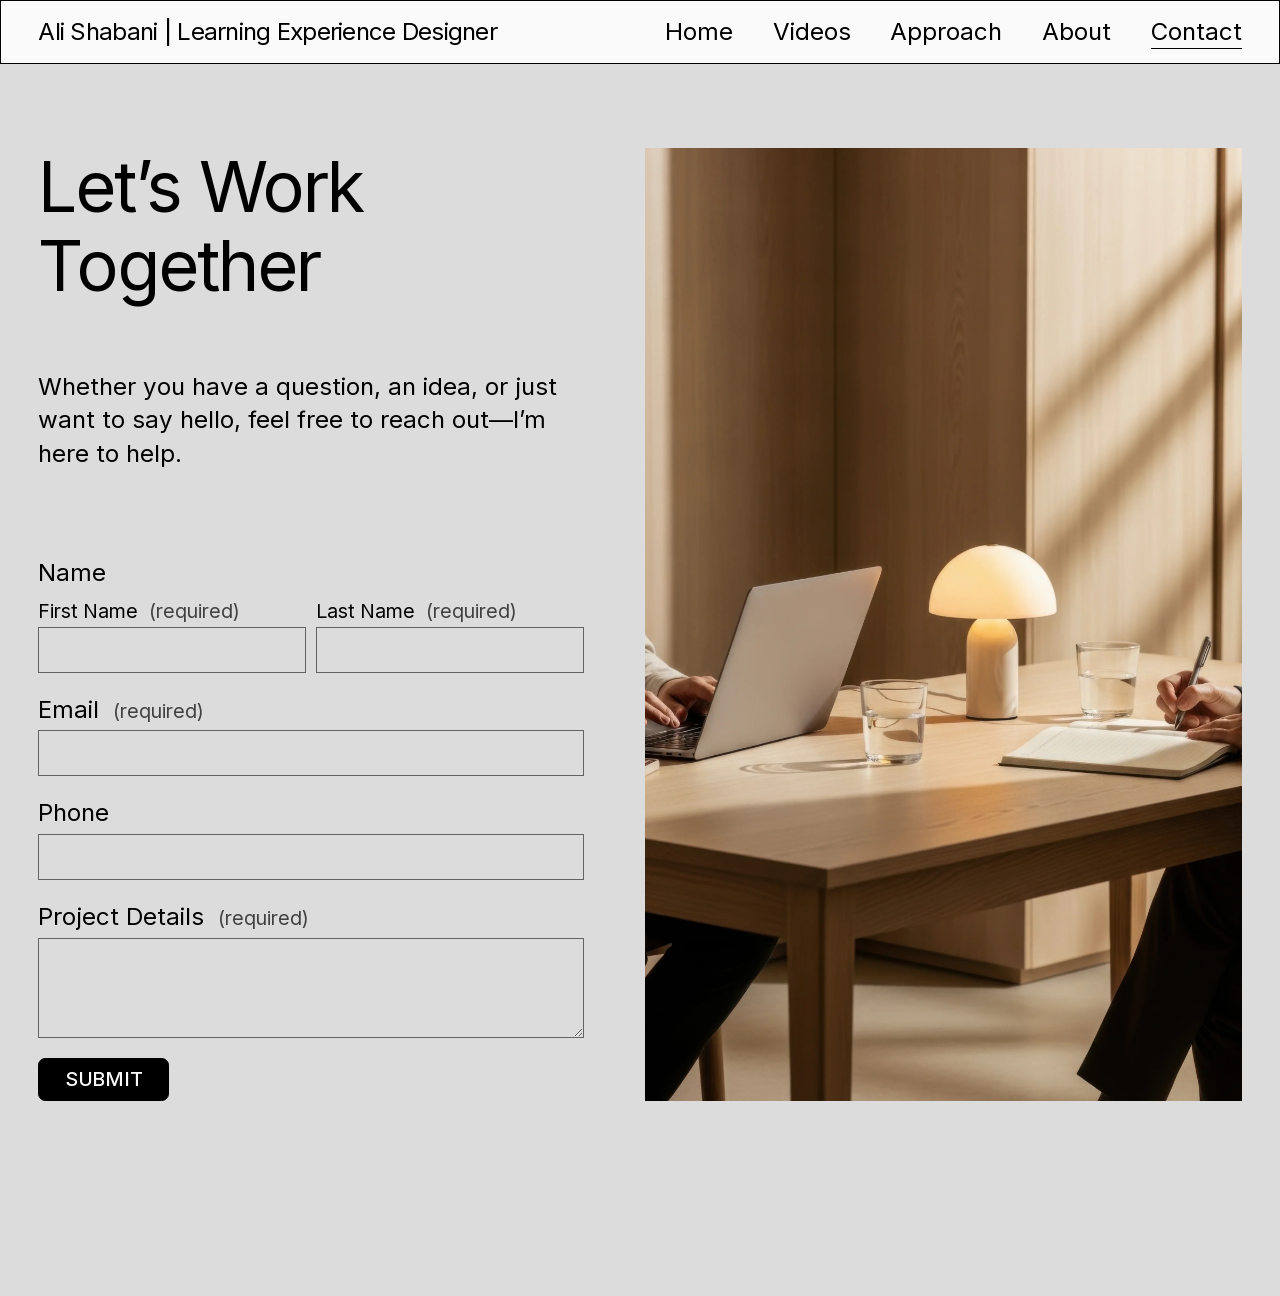
<file: contact/index.html>
<!DOCTYPE html>
<html lang="en-CA" xmlns:fb="http://www.facebook.com/2008/fbml" xmlns:og="http://opengraphprotocol.org/schema/">
<head>
<meta content="IE=edge,chrome=1" http-equiv="X-UA-Compatible"/>
<meta content="width=device-width, initial-scale=1" name="viewport"/>

<base href=""/>
<meta charset="utf-8"/>
<title>Contact 2 — Ali Shabani | Learning Experience Designer</title>
<meta content="Sec-CH-UA-Platform-Version, Sec-CH-UA-Model" http-equiv="Accept-CH"/>
<link href="https://www.innerplexity.com/contact" rel="canonical"/>
<meta content="Ali Shabani | Learning Experience Designer" property="og:site_name"/>
<meta content="Contact 2 — Ali Shabani | Learning Experience Designer" property="og:title"/>
<meta content="https://www.innerplexity.com/contact" property="og:url"/>
<meta content="website" property="og:type"/>
<meta content="Contact 2 — Ali Shabani | Learning Experience Designer" itemprop="name"/>
<meta content="https://www.innerplexity.com/contact" itemprop="url"/>
<meta content="Contact 2 — Ali Shabani | Learning Experience Designer" name="twitter:title"/>
<meta content="https://www.innerplexity.com/contact" name="twitter:url"/>
<meta content="summary" name="twitter:card"/>
<meta content="" name="description"/>


<style data-sqsp-font-ids="6a31363e691a2d058d1a1524">
/* vietnamese */
@font-face {
  font-family: 'Inter';
  font-style: normal;
  font-weight: 700;
  font-display: swap;
  src: url('../assets/fonts/4113b352-vietnamese.woff2') format('woff2');
  unicode-range: U+0102-0103, U+0110-0111, U+0128-0129, U+0168-0169, U+01A0-01A1, U+01AF-01B0, U+0300-0301, U+0303-0304, U+0308-0309, U+0323, U+0329, U+1EA0-1EF9, U+20AB;
}
/* latin */
@font-face {
  font-family: 'Inter';
  font-style: normal;
  font-weight: 700;
  font-display: swap;
  src: url('../assets/fonts/b649195f-latin.woff2') format('woff2');
  unicode-range: U+0000-00FF, U+0131, U+0152-0153, U+02BB-02BC, U+02C6, U+02DA, U+02DC, U+0304, U+0308, U+0329, U+2000-206F, U+20AC, U+2122, U+2191, U+2193, U+2212, U+2215, U+FEFF, U+FFFD;
}
/* cyrillic-ext */
@font-face {
  font-family: 'Inter';
  font-style: normal;
  font-weight: 700;
  font-display: swap;
  src: url('../assets/fonts/66c18e4b-cyrillic-ext.woff2') format('woff2');
  unicode-range: U+0460-052F, U+1C80-1C8A, U+20B4, U+2DE0-2DFF, U+A640-A69F, U+FE2E-FE2F;
}
/* latin-ext */
@font-face {
  font-family: 'Inter';
  font-style: normal;
  font-weight: 700;
  font-display: swap;
  src: url('../assets/fonts/c0b7ce99-latin-ext.woff2') format('woff2');
  unicode-range: U+0100-02BA, U+02BD-02C5, U+02C7-02CC, U+02CE-02D7, U+02DD-02FF, U+0304, U+0308, U+0329, U+1D00-1DBF, U+1E00-1E9F, U+1EF2-1EFF, U+2020, U+20A0-20AB, U+20AD-20C0, U+2113, U+2C60-2C7F, U+A720-A7FF;
}
/* cyrillic */
@font-face {
  font-family: 'Inter';
  font-style: normal;
  font-weight: 700;
  font-display: swap;
  src: url('../assets/fonts/af0b57b3-cyrillic.woff2') format('woff2');
  unicode-range: U+0301, U+0400-045F, U+0490-0491, U+04B0-04B1, U+2116;
}
/* greek-ext */
@font-face {
  font-family: 'Inter';
  font-style: normal;
  font-weight: 700;
  font-display: swap;
  src: url('../assets/fonts/91ca4c6c-greek-ext.woff2') format('woff2');
  unicode-range: U+1F00-1FFF;
}
/* greek */
@font-face {
  font-family: 'Inter';
  font-style: normal;
  font-weight: 700;
  font-display: swap;
  src: url('../assets/fonts/c75aaa21-greek.woff2') format('woff2');
  unicode-range: U+0370-0377, U+037A-037F, U+0384-038A, U+038C, U+038E-03A1, U+03A3-03FF;
}
/* vietnamese */
@font-face {
  font-family: 'Inter';
  font-style: italic;
  font-weight: 700;
  font-display: swap;
  src: url('../assets/fonts/43b885bd-vietnamese.woff2') format('woff2');
  unicode-range: U+0102-0103, U+0110-0111, U+0128-0129, U+0168-0169, U+01A0-01A1, U+01AF-01B0, U+0300-0301, U+0303-0304, U+0308-0309, U+0323, U+0329, U+1EA0-1EF9, U+20AB;
}
/* cyrillic */
@font-face {
  font-family: 'Inter';
  font-style: italic;
  font-weight: 700;
  font-display: swap;
  src: url('../assets/fonts/abae1e68-cyrillic.woff2') format('woff2');
  unicode-range: U+0301, U+0400-045F, U+0490-0491, U+04B0-04B1, U+2116;
}
/* greek */
@font-face {
  font-family: 'Inter';
  font-style: italic;
  font-weight: 700;
  font-display: swap;
  src: url('../assets/fonts/77de0f30-greek.woff2') format('woff2');
  unicode-range: U+0370-0377, U+037A-037F, U+0384-038A, U+038C, U+038E-03A1, U+03A3-03FF;
}
/* greek-ext */
@font-face {
  font-family: 'Inter';
  font-style: italic;
  font-weight: 700;
  font-display: swap;
  src: url('../assets/fonts/a1b8ee65-greek-ext.woff2') format('woff2');
  unicode-range: U+1F00-1FFF;
}
/* latin */
@font-face {
  font-family: 'Inter';
  font-style: italic;
  font-weight: 700;
  font-display: swap;
  src: url('../assets/fonts/f54c4727-latin.woff2') format('woff2');
  unicode-range: U+0000-00FF, U+0131, U+0152-0153, U+02BB-02BC, U+02C6, U+02DA, U+02DC, U+0304, U+0308, U+0329, U+2000-206F, U+20AC, U+2122, U+2191, U+2193, U+2212, U+2215, U+FEFF, U+FFFD;
}
/* cyrillic-ext */
@font-face {
  font-family: 'Inter';
  font-style: italic;
  font-weight: 700;
  font-display: swap;
  src: url('../assets/fonts/4ec15bb5-cyrillic-ext.woff2') format('woff2');
  unicode-range: U+0460-052F, U+1C80-1C8A, U+20B4, U+2DE0-2DFF, U+A640-A69F, U+FE2E-FE2F;
}
/* latin-ext */
@font-face {
  font-family: 'Inter';
  font-style: italic;
  font-weight: 700;
  font-display: swap;
  src: url('../assets/fonts/b545ee98-latin-ext.woff2') format('woff2');
  unicode-range: U+0100-02BA, U+02BD-02C5, U+02C7-02CC, U+02CE-02D7, U+02DD-02FF, U+0304, U+0308, U+0329, U+1D00-1DBF, U+1E00-1E9F, U+1EF2-1EFF, U+2020, U+20A0-20AB, U+20AD-20C0, U+2113, U+2C60-2C7F, U+A720-A7FF;
}
/* cyrillic */
@font-face {
  font-family: 'Inter';
  font-style: italic;
  font-weight: 400;
  font-display: swap;
  src: url('../assets/fonts/d3fb858e-cyrillic.woff2') format('woff2');
  unicode-range: U+0301, U+0400-045F, U+0490-0491, U+04B0-04B1, U+2116;
}
/* vietnamese */
@font-face {
  font-family: 'Inter';
  font-style: italic;
  font-weight: 400;
  font-display: swap;
  src: url('../assets/fonts/e8210424-vietnamese.woff2') format('woff2');
  unicode-range: U+0102-0103, U+0110-0111, U+0128-0129, U+0168-0169, U+01A0-01A1, U+01AF-01B0, U+0300-0301, U+0303-0304, U+0308-0309, U+0323, U+0329, U+1EA0-1EF9, U+20AB;
}
/* latin-ext */
@font-face {
  font-family: 'Inter';
  font-style: italic;
  font-weight: 400;
  font-display: swap;
  src: url('../assets/fonts/5151666f-latin-ext.woff2') format('woff2');
  unicode-range: U+0100-02BA, U+02BD-02C5, U+02C7-02CC, U+02CE-02D7, U+02DD-02FF, U+0304, U+0308, U+0329, U+1D00-1DBF, U+1E00-1E9F, U+1EF2-1EFF, U+2020, U+20A0-20AB, U+20AD-20C0, U+2113, U+2C60-2C7F, U+A720-A7FF;
}
/* latin */
@font-face {
  font-family: 'Inter';
  font-style: italic;
  font-weight: 400;
  font-display: swap;
  src: url('../assets/fonts/429e26ea-latin.woff2') format('woff2');
  unicode-range: U+0000-00FF, U+0131, U+0152-0153, U+02BB-02BC, U+02C6, U+02DA, U+02DC, U+0304, U+0308, U+0329, U+2000-206F, U+20AC, U+2122, U+2191, U+2193, U+2212, U+2215, U+FEFF, U+FFFD;
}
/* greek-ext */
@font-face {
  font-family: 'Inter';
  font-style: italic;
  font-weight: 400;
  font-display: swap;
  src: url('../assets/fonts/dc8ef5c0-greek-ext.woff2') format('woff2');
  unicode-range: U+1F00-1FFF;
}
/* cyrillic-ext */
@font-face {
  font-family: 'Inter';
  font-style: italic;
  font-weight: 400;
  font-display: swap;
  src: url('../assets/fonts/33eec106-cyrillic-ext.woff2') format('woff2');
  unicode-range: U+0460-052F, U+1C80-1C8A, U+20B4, U+2DE0-2DFF, U+A640-A69F, U+FE2E-FE2F;
}
/* greek */
@font-face {
  font-family: 'Inter';
  font-style: italic;
  font-weight: 400;
  font-display: swap;
  src: url('../assets/fonts/e639d1a4-greek.woff2') format('woff2');
  unicode-range: U+0370-0377, U+037A-037F, U+0384-038A, U+038C, U+038E-03A1, U+03A3-03FF;
}
/* cyrillic-ext */
@font-face {
  font-family: 'Inter';
  font-style: normal;
  font-weight: 500;
  font-display: swap;
  src: url('../assets/fonts/0c454122-cyrillic-ext.woff2') format('woff2');
  unicode-range: U+0460-052F, U+1C80-1C8A, U+20B4, U+2DE0-2DFF, U+A640-A69F, U+FE2E-FE2F;
}
/* cyrillic */
@font-face {
  font-family: 'Inter';
  font-style: normal;
  font-weight: 500;
  font-display: swap;
  src: url('../assets/fonts/30392945-cyrillic.woff2') format('woff2');
  unicode-range: U+0301, U+0400-045F, U+0490-0491, U+04B0-04B1, U+2116;
}
/* greek */
@font-face {
  font-family: 'Inter';
  font-style: normal;
  font-weight: 500;
  font-display: swap;
  src: url('../assets/fonts/ab9667b0-greek.woff2') format('woff2');
  unicode-range: U+0370-0377, U+037A-037F, U+0384-038A, U+038C, U+038E-03A1, U+03A3-03FF;
}
/* greek-ext */
@font-face {
  font-family: 'Inter';
  font-style: normal;
  font-weight: 500;
  font-display: swap;
  src: url('../assets/fonts/546a0214-greek-ext.woff2') format('woff2');
  unicode-range: U+1F00-1FFF;
}
/* vietnamese */
@font-face {
  font-family: 'Inter';
  font-style: normal;
  font-weight: 500;
  font-display: swap;
  src: url('../assets/fonts/432aa354-vietnamese.woff2') format('woff2');
  unicode-range: U+0102-0103, U+0110-0111, U+0128-0129, U+0168-0169, U+01A0-01A1, U+01AF-01B0, U+0300-0301, U+0303-0304, U+0308-0309, U+0323, U+0329, U+1EA0-1EF9, U+20AB;
}
/* latin */
@font-face {
  font-family: 'Inter';
  font-style: normal;
  font-weight: 500;
  font-display: swap;
  src: url('../assets/fonts/935205cf-latin.woff2') format('woff2');
  unicode-range: U+0000-00FF, U+0131, U+0152-0153, U+02BB-02BC, U+02C6, U+02DA, U+02DC, U+0304, U+0308, U+0329, U+2000-206F, U+20AC, U+2122, U+2191, U+2193, U+2212, U+2215, U+FEFF, U+FFFD;
}
/* latin-ext */
@font-face {
  font-family: 'Inter';
  font-style: normal;
  font-weight: 500;
  font-display: swap;
  src: url('../assets/fonts/702f4d93-latin-ext.woff2') format('woff2');
  unicode-range: U+0100-02BA, U+02BD-02C5, U+02C7-02CC, U+02CE-02D7, U+02DD-02FF, U+0304, U+0308, U+0329, U+1D00-1DBF, U+1E00-1E9F, U+1EF2-1EFF, U+2020, U+20A0-20AB, U+20AD-20C0, U+2113, U+2C60-2C7F, U+A720-A7FF;
}
/* greek-ext */
@font-face {
  font-family: 'Inter';
  font-style: normal;
  font-weight: 400;
  font-display: swap;
  src: url('../assets/fonts/46ea1c70-greek-ext.woff2') format('woff2');
  unicode-range: U+1F00-1FFF;
}
/* latin */
@font-face {
  font-family: 'Inter';
  font-style: normal;
  font-weight: 400;
  font-display: swap;
  src: url('../assets/fonts/ac496057-latin.woff2') format('woff2');
  unicode-range: U+0000-00FF, U+0131, U+0152-0153, U+02BB-02BC, U+02C6, U+02DA, U+02DC, U+0304, U+0308, U+0329, U+2000-206F, U+20AC, U+2122, U+2191, U+2193, U+2212, U+2215, U+FEFF, U+FFFD;
}
/* cyrillic */
@font-face {
  font-family: 'Inter';
  font-style: normal;
  font-weight: 400;
  font-display: swap;
  src: url('../assets/fonts/c9c27ed9-cyrillic.woff2') format('woff2');
  unicode-range: U+0301, U+0400-045F, U+0490-0491, U+04B0-04B1, U+2116;
}
/* latin-ext */
@font-face {
  font-family: 'Inter';
  font-style: normal;
  font-weight: 400;
  font-display: swap;
  src: url('../assets/fonts/b050ea96-latin-ext.woff2') format('woff2');
  unicode-range: U+0100-02BA, U+02BD-02C5, U+02C7-02CC, U+02CE-02D7, U+02DD-02FF, U+0304, U+0308, U+0329, U+1D00-1DBF, U+1E00-1E9F, U+1EF2-1EFF, U+2020, U+20A0-20AB, U+20AD-20C0, U+2113, U+2C60-2C7F, U+A720-A7FF;
}
/* greek */
@font-face {
  font-family: 'Inter';
  font-style: normal;
  font-weight: 400;
  font-display: swap;
  src: url('../assets/fonts/b557cbe0-greek.woff2') format('woff2');
  unicode-range: U+0370-0377, U+037A-037F, U+0384-038A, U+038C, U+038E-03A1, U+03A3-03FF;
}
/* vietnamese */
@font-face {
  font-family: 'Inter';
  font-style: normal;
  font-weight: 400;
  font-display: swap;
  src: url('../assets/fonts/0887871a-vietnamese.woff2') format('woff2');
  unicode-range: U+0102-0103, U+0110-0111, U+0128-0129, U+0168-0169, U+01A0-01A1, U+01AF-01B0, U+0300-0301, U+0303-0304, U+0308-0309, U+0323, U+0329, U+1EA0-1EF9, U+20AB;
}
/* cyrillic-ext */
@font-face {
  font-family: 'Inter';
  font-style: normal;
  font-weight: 400;
  font-display: swap;
  src: url('../assets/fonts/81eea474-cyrillic-ext.woff2') format('woff2');
  unicode-range: U+0460-052F, U+1C80-1C8A, U+20B4, U+2DE0-2DFF, U+A640-A69F, U+FE2E-FE2F;
}
</style>










<link href="../css/user-account-core-9e71a27471c677cb-min.en-US.css" rel="stylesheet" type="text/css"/>
<link href="../css/component-imageFluid.css" rel="stylesheet" type="text/css"/><link href="../css/component-html.css" rel="stylesheet" type="text/css"/><link href="../css/component-form.css" rel="stylesheet" type="text/css"/><script type="application/ld+json">{"url":"https://www.innerplexity.com","name":"Ali Shabani | Learning Experience Designer","description":"","@context":"http://schema.org","@type":"WebSite"}</script><link href="../css/site.css" rel="stylesheet" type="text/css"/><link href="../css/static.css" rel="stylesheet" type="text/css"/>

<link href="../css/form.css" rel="stylesheet"/><style id="static-fixes">
/* static-site fixes */
.preFade, .preSlide, .preScale, .preClip, .preFlex { opacity: 1 !important; transform: none !important; clip-path: none !important; }
header, footer, section > .content-wrapper { animation: none !important; }
.page-section[data-animation] { opacity: 1 !important; transform: none !important; }
.sqs-announcement-bar-dropzone:empty { display: none; }
.header-actions-action--cart, .showOnMobile .header-menu-cart, .header-menu-cart { display: none !important; }
img[data-load="false"] { opacity: 1 !important; }
.sqs-block-video .video-block-wrapper video { width: 100%; height: 100%; display: block; }
</style></head>
<body class="primary-button-style-solid primary-button-shape-rounded secondary-button-style-outline secondary-button-shape-underline tertiary-button-style-outline tertiary-button-shape-underline form-field-style-outline form-field-shape-square form-field-border-all form-field-hover-focus-opacity form-field-checkbox-type-icon form-field-checkbox-fill-outline form-field-checkbox-color-normal form-field-checkbox-shape-square form-field-checkbox-layout-stack form-field-radio-type-icon form-field-radio-fill-outline form-field-radio-color-normal form-field-radio-shape-square form-field-radio-layout-stack form-field-survey-fill-outline form-field-survey-color-normal form-field-survey-shape-square form-submit-button-style-bar tweak-global-animations-enabled tweak-global-animations-animation-type-fade tweak-global-animations-animation-curve-ease image-block-poster-text-alignment-center image-block-card-content-position-center image-block-card-text-alignment-left image-block-overlap-content-position-center image-block-overlap-text-alignment-left image-block-collage-content-position-center image-block-collage-text-alignment-center image-block-stack-text-alignment-left tweak-blog-alternating-side-by-side-width-full tweak-blog-alternating-side-by-side-image-aspect-ratio-11-square tweak-blog-alternating-side-by-side-text-alignment-left tweak-blog-alternating-side-by-side-read-more-style-hide tweak-blog-alternating-side-by-side-image-text-alignment-middle tweak-blog-alternating-side-by-side-delimiter-bullet tweak-blog-alternating-side-by-side-meta-position-top tweak-blog-alternating-side-by-side-primary-meta-categories tweak-blog-alternating-side-by-side-secondary-meta-date tweak-blog-alternating-side-by-side-excerpt-show form-use-theme-colors tweak-global-animations-complexity-level-detailed tweak-global-animations-animation-style-fade tweak-blog-masonry-width-inset tweak-blog-masonry-text-alignment-center tweak-blog-masonry-primary-meta-categories tweak-blog-masonry-secondary-meta-date tweak-blog-masonry-meta-position-top tweak-blog-masonry-read-more-style-hide tweak-blog-masonry-delimiter-space tweak-blog-masonry-image-placement-above tweak-blog-masonry-excerpt-show tweak-portfolio-grid-overlay-width-full tweak-portfolio-grid-overlay-height-large tweak-portfolio-grid-overlay-image-aspect-ratio-11-square tweak-portfolio-grid-overlay-text-placement-center tweak-portfolio-grid-overlay-show-text-after-hover tweak-blog-single-column-width-inset tweak-blog-single-column-text-alignment-center tweak-blog-single-column-image-placement-above tweak-blog-single-column-delimiter-bullet tweak-blog-single-column-read-more-style-show tweak-blog-single-column-primary-meta-categories tweak-blog-single-column-secondary-meta-date tweak-blog-single-column-meta-position-top tweak-blog-single-column-content-full-post header-width-full tweak-fixed-header tweak-fixed-header-style-basic tweak-blog-item-width-narrow tweak-blog-item-text-alignment-left tweak-blog-item-meta-position-above-title tweak-blog-item-show-date tweak-blog-item-delimiter-bullet tweak-blog-side-by-side-width-inset tweak-blog-side-by-side-image-placement-left tweak-blog-side-by-side-image-aspect-ratio-11-square tweak-blog-side-by-side-primary-meta-categories tweak-blog-side-by-side-secondary-meta-date tweak-blog-side-by-side-meta-position-top tweak-blog-side-by-side-text-alignment-left tweak-blog-side-by-side-image-text-alignment-middle tweak-blog-side-by-side-read-more-style-show tweak-blog-side-by-side-delimiter-bullet tweak-blog-side-by-side-excerpt-show tweak-events-stacked-width-full tweak-events-stacked-height-large tweak-events-stacked-show-thumbnails tweak-events-stacked-thumbnail-size-32-standard tweak-events-stacked-date-style-with-text tweak-events-stacked-show-time tweak-events-stacked-show-location tweak-events-stacked-show-excerpt tweak-blog-basic-grid-width-full tweak-blog-basic-grid-image-aspect-ratio-32-standard tweak-blog-basic-grid-text-alignment-left tweak-blog-basic-grid-delimiter-bullet tweak-blog-basic-grid-image-placement-above tweak-blog-basic-grid-read-more-style-show tweak-blog-basic-grid-primary-meta-categories tweak-blog-basic-grid-secondary-meta-date tweak-blog-basic-grid-excerpt-show tweak-portfolio-grid-basic-width-full tweak-portfolio-grid-basic-height-small tweak-portfolio-grid-basic-image-aspect-ratio-11-square tweak-portfolio-grid-basic-text-alignment-left tweak-portfolio-grid-basic-hover-effect-fade header-overlay-alignment-left tweak-portfolio-index-background-link-format-stacked tweak-portfolio-index-background-width-full tweak-portfolio-index-background-height-large tweak-portfolio-index-background-vertical-alignment-middle tweak-portfolio-index-background-horizontal-alignment-center tweak-portfolio-index-background-delimiter-none tweak-portfolio-index-background-animation-type-fade tweak-portfolio-index-background-animation-duration-medium tweak-portfolio-hover-follow-layout-inline tweak-portfolio-hover-follow-delimiter-bullet tweak-portfolio-hover-follow-animation-type-fade tweak-portfolio-hover-follow-animation-duration-fast tweak-portfolio-hover-static-layout-inline tweak-portfolio-hover-static-front tweak-portfolio-hover-static-delimiter-hyphen tweak-portfolio-hover-static-animation-type-fade tweak-portfolio-hover-static-animation-duration-fast hide-opentable-icons opentable-style-dark tweak-product-quick-view-button-style-floating tweak-product-quick-view-button-position-center tweak-product-quick-view-lightbox-excerpt-display-truncate tweak-product-quick-view-lightbox-show-arrows tweak-product-quick-view-lightbox-show-close-button tweak-product-quick-view-lightbox-controls-weight-light native-currency-code-cad collection-type-page collection-layout-default collection-69bd5f35f2967968de784ebc mobile-style-available sqs-seven-one" id="collection-69bd5f35f2967968de784ebc" tabindex="-1">
<div class="clearfix site-wrapper" id="siteWrapper">
<div class="floating-cart hidden" id="floatingCart">

</div>
<header class="header theme-col--primary" data-controller="Header" data-current-styles='{
"layout": "navRight",
"action": {
"href": "/#contact",
"buttonText": "Contact",
"newWindow": false
},
"showSocial": false,
"socialOptions": {
"socialBorderShape": "none",
"socialBorderStyle": "outline",
"socialBorderThickness": {
"unit": "px",
"value": 1.0
}
},
"menuOverlayTheme": "light",
"menuOverlayAnimation": "fade",
"cartStyle": "text",
"cartText": "Cart",
"showEmptyCartState": true,
"cartOptions": {
"iconType": "stroke-1",
"cartBorderShape": "none",
"cartBorderStyle": "outline",
"cartBorderThickness": {
"unit": "px",
"value": 1.0
}
},
"showButton": false,
"showCart": false,
"showAccountLogin": false,
"headerStyle": "solid",
"languagePicker": {
"enabled": false,
"iconEnabled": false,
"iconType": "globe",
"flagShape": "shiny",
"languageFlags": [ ]
},
"iconOptions": {
"desktopDropdownIconOptions": {
"size": {
"unit": "em",
"value": 1.0
},
"iconSpacing": {
"unit": "em",
"value": 0.35
},
"strokeWidth": {
"unit": "px",
"value": 1.0
},
"endcapType": "square",
"folderDropdownIcon": "none",
"languagePickerIcon": "openArrowHead"
},
"mobileDropdownIconOptions": {
"size": {
"unit": "em",
"value": 1.0
},
"iconSpacing": {
"unit": "em",
"value": 0.15
},
"strokeWidth": {
"unit": "px",
"value": 0.5
},
"endcapType": "square",
"folderDropdownIcon": "openArrowHead",
"languagePickerIcon": "openArrowHead"
}
},
"mobileOptions": {
"layout": "logoLeftNavRight",
"menuIconOptions": {
"style": "doubleLineHamburger",
"thickness": {
"unit": "px",
"value": 2.0
}
}
},
"solidOptions": {
"headerOpacity": {
"unit": "%",
"value": 100.0
},
"blurBackground": {
"enabled": false,
"blurRadius": {
"unit": "px",
"value": 12.0
}
},
"backgroundColor": {
"type": "SITE_PALETTE_COLOR",
"sitePaletteColor": {
"colorName": "white",
"alphaModifier": 1.0
}
}
},
"gradientOptions": {
"gradientType": "faded",
"headerOpacity": {
"unit": "%",
"value": 90.0
},
"blurBackground": {
"enabled": false,
"blurRadius": {
"unit": "px",
"value": 12.0
}
}
},
"dropShadowOptions": {
"enabled": false,
"blur": {
"unit": "px",
"value": 87.0
},
"spread": {
"unit": "px",
"value": 57.0
},
"distance": {
"unit": "px",
"value": 14.0
}
},
"borderOptions": {
"enabled": true,
"position": "allSides",
"thickness": {
"unit": "px",
"value": 1.0
}
},
"showPromotedElement": false,
"buttonVariant": "primary",
"blurBackground": {
"enabled": false,
"blurRadius": {
"unit": "px",
"value": 12.0
}
},
"headerOpacity": {
"unit": "%",
"value": 100.0
}
}' data-first-focusable-element="" data-header-style="solid" data-language-picker='{
"enabled": false,
"iconEnabled": false,
"iconType": "globe",
"flagShape": "shiny",
"languageFlags": [ ]
}' data-section-id="header" data-section-theme="" data-test="header" id="header" style="
      
      
      
        --solidHeaderBackgroundColor: hsla(var(--white-hsl), 1);
      
      
      
      
    " tabindex="-1">
<svg style="display:none" viewbox="0 0 22 22" xmlns="http://www.w3.org/2000/svg">
<symbol id="circle">
<path d="M11.5 17C14.5376 17 17 14.5376 17 11.5C17 8.46243 14.5376 6 11.5 6C8.46243 6 6 8.46243 6 11.5C6 14.5376 8.46243 17 11.5 17Z" fill="none"></path>
</symbol>
<symbol id="circleFilled">
<path d="M11.5 17C14.5376 17 17 14.5376 17 11.5C17 8.46243 14.5376 6 11.5 6C8.46243 6 6 8.46243 6 11.5C6 14.5376 8.46243 17 11.5 17Z"></path>
</symbol>
<symbol id="dash">
<path d="M11 11H19H3"></path>
</symbol>
<symbol id="squareFilled">
<rect height="11" width="11" x="6" y="6"></rect>
</symbol>
<symbol id="square">
<rect fill="none" height="9" stroke="inherit" width="9" x="7" y="7"></rect>
</symbol>
<symbol id="plus">
<path d="M11 3V19"></path>
<path d="M19 11L3 11"></path>
</symbol>
<symbol id="closedArrow">
<path d="M11 11V2M11 18.1797L17 11.1477L5 11.1477L11 18.1797Z" fill="none"></path>
</symbol>
<symbol id="closedArrowFilled">
<path d="M11 11L11 2" fill="none" stroke="inherit"></path>
<path clip-rule="evenodd" d="M2.74695 9.38428L19.038 9.38428L10.8925 19.0846L2.74695 9.38428Z" fill-rule="evenodd" stroke-width="1"></path>
</symbol>
<symbol id="closedArrowHead" viewbox="0 0 22 22" xmlns="http://www.w3.org/2000/symbol">
<path d="M18 7L11 15L4 7L18 7Z" fill="none" stroke="inherit"></path>
</symbol>
<symbol id="closedArrowHeadFilled" viewbox="0 0 22 22" xmlns="http://www.w3.org/2000/symbol">
<path d="M18.875 6.5L11 15.5L3.125 6.5L18.875 6.5Z"></path>
</symbol>
<symbol id="openArrow">
<path d="M11 18.3591L11 3" fill="none" stroke="inherit"></path>
<path d="M18 11.5L11 18.5L4 11.5" fill="none" stroke="inherit"></path>
</symbol>
<symbol id="openArrowHead">
<path d="M18 7L11 14L4 7" fill="none"></path>
</symbol>
<symbol id="pinchedArrow">
<path d="M11 17.3591L11 2" fill="none"></path>
<path d="M2 11C5.85455 12.2308 8.81818 14.9038 11 18C13.1818 14.8269 16.1455 12.1538 20 11" fill="none"></path>
</symbol>
<symbol id="pinchedArrowFilled">
<path d="M11.05 10.4894C7.04096 8.73759 1.05005 8 1.05005 8C6.20459 11.3191 9.41368 14.1773 11.05 21C12.6864 14.0851 15.8955 11.227 21.05 8C21.05 8 15.0591 8.73759 11.05 10.4894Z" stroke-width="1"></path>
<path d="M11 11L11 1" fill="none"></path>
</symbol>
<symbol id="pinchedArrowHead">
<path d="M2 7.24091C5.85455 8.40454 8.81818 10.9318 11 13.8591C13.1818 10.8591 16.1455 8.33181 20 7.24091" fill="none"></path>
</symbol>
<symbol id="pinchedArrowHeadFilled">
<path d="M11.05 7.1591C7.04096 5.60456 1.05005 4.95001 1.05005 4.95001C6.20459 7.89547 9.41368 10.4318 11.05 16.4864C12.6864 10.35 15.8955 7.81365 21.05 4.95001C21.05 4.95001 15.0591 5.60456 11.05 7.1591Z"></path>
</symbol>
</svg>
<div class="sqs-announcement-bar-dropzone"></div>
<div class="header-announcement-bar-wrapper">
<a class="header-skip-link sqs-button-element--primary" href="#page">
        Skip to Content
      </a>
<style>
    @supports (-webkit-backdrop-filter: none) or (backdrop-filter: none) {
        .header-blur-background {
            
                -webkit-backdrop-filter: blur(12px);
                backdrop-filter: blur(12px);
            
            
        }
    }
</style>
<div class="header-border" data-header-border="true" data-header-style="solid" data-test="header-border" style="


  
    border-width: 1px !important;
  



"></div>
<div class="header-dropshadow" data-header-dropshadow="false" data-header-style="solid" data-test="header-dropshadow" style=""></div>
<div>
<div class="header-background-solid" data-header-style="solid" data-test="header-background-solid" style="opacity: calc(100 * .01)"></div>
</div>
<div class="header-inner container--fluid header-mobile-layout-logo-left-nav-right header-layout-nav-right" data-test="header-inner">

<div class="header-background theme-bg--primary"></div>
<div class="header-display-desktop" data-content-field="site-title">


<div class="header-title-nav-wrapper">

<div class="header-title" data-animation-role="header-element">
<div class="header-title-text">
<a data-animation-role="header-element" href="../" id="site-title">Ali Shabani | Learning Experience Designer</a>
</div>
</div>

<div class="header-nav">
<div class="header-nav-wrapper">
<nav class="header-nav-list">
<div class="header-nav-item header-nav-item--collection header-nav-item--homepage">
<a data-animation-role="header-element" href="../">
        Home
      </a>
</div>
<div class="header-nav-item header-nav-item--collection">
<a data-animation-role="header-element" href="../videos-WIx4I/">
        Videos
      </a>
</div>
<div class="header-nav-item header-nav-item--collection">
<a data-animation-role="header-element" href="../my-approach/">
        Approach
      </a>
</div>
<div class="header-nav-item header-nav-item--collection">
<a data-animation-role="header-element" href="../about/">
        About
      </a>
</div>
<div class="header-nav-item header-nav-item--collection header-nav-item--active">
<a aria-current="page" data-animation-role="header-element" href="../contact/">
        Contact
      </a>
</div>
</nav>
</div>
</div>
</div>

<div class="header-actions header-actions--right">
<div class="showOnMobile">
</div>
<div class="showOnDesktop">
</div>
</div>
<style>
  .top-bun, 
  .patty, 
  .bottom-bun {
    height: 2px;
  }
</style>

<div class="header-burger menu-overlay-does-not-have-visible-non-navigation-items no-actions" data-animation-role="header-element">
<button class="header-burger-btn burger" data-test="header-burger">
<span class="js-header-burger-open-title visually-hidden" hidden="">Open Menu</span>
<span class="js-header-burger-close-title visually-hidden" hidden="">Close Menu</span>
<div class="burger-box">
<div class="burger-inner header-menu-icon-doubleLineHamburger">
<div class="top-bun"></div>
<div class="patty"></div>
<div class="bottom-bun"></div>
</div>
</div>
</button>
</div>
</div>
<div class="header-display-mobile" data-content-field="site-title">


<div class="header-title-nav-wrapper">

<div class="header-title" data-animation-role="header-element">
<div class="header-title-text">
<a data-animation-role="header-element" href="../" id="site-title">Ali Shabani | Learning Experience Designer</a>
</div>
</div>

<div class="header-nav">
<div class="header-nav-wrapper">
<nav class="header-nav-list">
<div class="header-nav-item header-nav-item--collection header-nav-item--homepage">
<a data-animation-role="header-element" href="../">
        Home
      </a>
</div>
<div class="header-nav-item header-nav-item--collection">
<a data-animation-role="header-element" href="../videos-WIx4I/">
        Videos
      </a>
</div>
<div class="header-nav-item header-nav-item--collection">
<a data-animation-role="header-element" href="../my-approach/">
        Approach
      </a>
</div>
<div class="header-nav-item header-nav-item--collection">
<a data-animation-role="header-element" href="../about/">
        About
      </a>
</div>
<div class="header-nav-item header-nav-item--collection header-nav-item--active">
<a aria-current="page" data-animation-role="header-element" href="../contact/">
        Contact
      </a>
</div>
</nav>
</div>
</div>
</div>

<div class="header-actions header-actions--right">
<div class="showOnMobile">
</div>
<div class="showOnDesktop">
</div>
</div>
<style>
  .top-bun, 
  .patty, 
  .bottom-bun {
    height: 2px;
  }
</style>

<div class="header-burger menu-overlay-does-not-have-visible-non-navigation-items no-actions" data-animation-role="header-element">
<button class="header-burger-btn burger" data-test="header-burger">
<span class="js-header-burger-open-title visually-hidden" hidden="">Open Menu</span>
<span class="js-header-burger-close-title visually-hidden" hidden="">Close Menu</span>
<div class="burger-box">
<div class="burger-inner header-menu-icon-doubleLineHamburger">
<div class="top-bun"></div>
<div class="patty"></div>
<div class="bottom-bun"></div>
</div>
</div>
</button>
</div>
</div>
</div>
</div>

<div class="header-menu header-menu--folder-list light" data-current-styles='{
"layout": "navRight",
"action": {
"href": "/#contact",
"buttonText": "Contact",
"newWindow": false
},
"showSocial": false,
"socialOptions": {
"socialBorderShape": "none",
"socialBorderStyle": "outline",
"socialBorderThickness": {
"unit": "px",
"value": 1.0
}
},
"menuOverlayTheme": "light",
"menuOverlayAnimation": "fade",
"cartStyle": "text",
"cartText": "Cart",
"showEmptyCartState": true,
"cartOptions": {
"iconType": "stroke-1",
"cartBorderShape": "none",
"cartBorderStyle": "outline",
"cartBorderThickness": {
"unit": "px",
"value": 1.0
}
},
"showButton": false,
"showCart": false,
"showAccountLogin": false,
"headerStyle": "solid",
"languagePicker": {
"enabled": false,
"iconEnabled": false,
"iconType": "globe",
"flagShape": "shiny",
"languageFlags": [ ]
},
"iconOptions": {
"desktopDropdownIconOptions": {
"size": {
"unit": "em",
"value": 1.0
},
"iconSpacing": {
"unit": "em",
"value": 0.35
},
"strokeWidth": {
"unit": "px",
"value": 1.0
},
"endcapType": "square",
"folderDropdownIcon": "none",
"languagePickerIcon": "openArrowHead"
},
"mobileDropdownIconOptions": {
"size": {
"unit": "em",
"value": 1.0
},
"iconSpacing": {
"unit": "em",
"value": 0.15
},
"strokeWidth": {
"unit": "px",
"value": 0.5
},
"endcapType": "square",
"folderDropdownIcon": "openArrowHead",
"languagePickerIcon": "openArrowHead"
}
},
"mobileOptions": {
"layout": "logoLeftNavRight",
"menuIconOptions": {
"style": "doubleLineHamburger",
"thickness": {
"unit": "px",
"value": 2.0
}
}
},
"solidOptions": {
"headerOpacity": {
"unit": "%",
"value": 100.0
},
"blurBackground": {
"enabled": false,
"blurRadius": {
"unit": "px",
"value": 12.0
}
},
"backgroundColor": {
"type": "SITE_PALETTE_COLOR",
"sitePaletteColor": {
"colorName": "white",
"alphaModifier": 1.0
}
}
},
"gradientOptions": {
"gradientType": "faded",
"headerOpacity": {
"unit": "%",
"value": 90.0
},
"blurBackground": {
"enabled": false,
"blurRadius": {
"unit": "px",
"value": 12.0
}
}
},
"dropShadowOptions": {
"enabled": false,
"blur": {
"unit": "px",
"value": 87.0
},
"spread": {
"unit": "px",
"value": 57.0
},
"distance": {
"unit": "px",
"value": 14.0
}
},
"borderOptions": {
"enabled": true,
"position": "allSides",
"thickness": {
"unit": "px",
"value": 1.0
}
},
"showPromotedElement": false,
"buttonVariant": "primary",
"blurBackground": {
"enabled": false,
"blurRadius": {
"unit": "px",
"value": 12.0
}
},
"headerOpacity": {
"unit": "%",
"value": 100.0
}
}' data-section-id="overlay-nav" data-section-theme="light" data-show-account-login="false" data-test="header-menu">
<div class="header-menu-bg theme-bg--primary"></div>
<div class="header-menu-nav">
<nav class="header-menu-nav-list">
<div class="header-menu-nav-folder" data-folder="root">
<div class="header-menu-nav-folder-content">

<div class="header-menu-nav-wrapper">
<div class="container header-menu-nav-item header-menu-nav-item--collection header-menu-nav-item--homepage">
<a href="../">
<div class="header-menu-nav-item-content">
                  Home
                </div>
</a>
</div>
<div class="container header-menu-nav-item header-menu-nav-item--collection">
<a href="../videos-WIx4I/">
<div class="header-menu-nav-item-content">
                  Videos
                </div>
</a>
</div>
<div class="container header-menu-nav-item header-menu-nav-item--collection">
<a href="../my-approach/">
<div class="header-menu-nav-item-content">
                  Approach
                </div>
</a>
</div>
<div class="container header-menu-nav-item header-menu-nav-item--collection">
<a href="../about/">
<div class="header-menu-nav-item-content">
                  About
                </div>
</a>
</div>
<div class="container header-menu-nav-item header-menu-nav-item--collection header-menu-nav-item--active">
<a aria-current="page" href="../contact/">
<div class="header-menu-nav-item-content">
                  Contact
                </div>
</a>
</div>
</div>
</div>
</div>
</nav>
</div>
</div>

</header>
<main class="container" id="page" role="main">
<article class="page-regions" data-collection-id="69bd5f35f2967968de784ebc" data-item-id="" data-regions-source="collection" id="page-regions">
<section class="region" data-region-id="1fe81b2b4c73bb75a7251d10" data-region-source="collection">
<section class="page-section full-bleed-section layout-engine-section background-width--full-bleed section-height--medium content-width--wide horizontal-alignment--center vertical-alignment--middle white" data-animation="none" data-controller="SectionWrapperController" data-current-context='{
"video": {
"playbackSpeed": 1,
"filter": 1,
"filterStrength": 0,
"zoom": 0,
"videoSourceProvider": "none"
},
"backgroundImageId": null,
"backgroundMediaEffect": {
"type": "none"
},
"divider": {
"enabled": false
},
"typeName": "page"
}' data-current-styles='{
"imageOverlayOpacity": 0.15,
"backgroundWidth": "background-width--full-bleed",
"sectionHeight": "section-height--medium",
"customSectionHeight": 10,
"horizontalAlignment": "horizontal-alignment--center",
"verticalAlignment": "vertical-alignment--middle",
"contentWidth": "content-width--wide",
"customContentWidth": 50,
"sectionTheme": "white",
"sectionAnimation": "none",
"backgroundMode": "image"
}' data-fluid-engine-section="" data-section-id="6a0f70d8cda4c9157ff0e5c0" data-section-theme="white" data-sqsp-section="fluid-engine" data-test="page-section">
<div class="section-border">
<div class="section-background">
</div>
</div>
<div class="content-wrapper" style="
      
        
      
    ">
<div class="content">
<div data-fluid-engine="true"><style>

.fe-6a0f70d8cda4c9157ff0e5bf {
  --grid-gutter: calc(var(--sqs-mobile-site-gutter, 6vw) - 11.0px);
  --cell-max-width: calc( ( var(--sqs-site-max-width, 1500px) - (11.0px * (8 - 1)) ) / 8 );

  display: grid;
  position: relative;
  grid-area: 1/1/-1/-1;
  grid-template-rows: repeat(44,minmax(24px, auto));
  grid-template-columns:
    minmax(var(--grid-gutter), 1fr)
    repeat(8, minmax(0, var(--cell-max-width)))
    minmax(var(--grid-gutter), 1fr);
  row-gap: 11.0px;
  column-gap: 11.0px;
  overflow-x: hidden;
  overflow-x: clip;
}

@media (min-width: 768px) {
  .background-width--inset .fe-6a0f70d8cda4c9157ff0e5bf {
    --inset-padding: calc(var(--sqs-site-gutter) * 2);
  }

  .fe-6a0f70d8cda4c9157ff0e5bf {
    --grid-gutter: calc(var(--sqs-site-gutter, 4vw) - 11.0px);
    --cell-max-width: calc( ( var(--sqs-site-max-width, 1500px) - (11.0px * (24 - 1)) ) / 24 );
    --inset-padding: 0vw;

    --row-height-scaling-factor: 0.0215;
    --container-width: min(var(--sqs-site-max-width, 1500px), calc(100vw - var(--sqs-site-gutter, 4vw) * 2 - var(--inset-padding) ));

    grid-template-rows: repeat(27,minmax(calc(var(--container-width) * var(--row-height-scaling-factor)), auto));
    grid-template-columns:
      minmax(var(--grid-gutter), 1fr)
      repeat(24, minmax(0, var(--cell-max-width)))
      minmax(var(--grid-gutter), 1fr);
  }
}


  .fe-block-1090984de1160c843fb3 {
    grid-area: 1/2/5/10;
    z-index: 1;

    @media (max-width: 767px) {
      
        
      
      
    }
  }

  .fe-block-1090984de1160c843fb3 .sqs-block {
    justify-content: flex-start;
  }

  .fe-block-1090984de1160c843fb3 .sqs-block-alignment-wrapper {
    align-items: flex-start;
  }

  @media (min-width: 768px) {
    .fe-block-1090984de1160c843fb3 {
      grid-area: 1/2/6/13;
      z-index: 1;

      
        
      

      
    }

    .fe-block-1090984de1160c843fb3 .sqs-block {
      justify-content: flex-start;
    }

    .fe-block-1090984de1160c843fb3 .sqs-block-alignment-wrapper {
      align-items: flex-start;
    }
  }

  .fe-block-efdad12b1157ae62971e {
    grid-area: 5/2/8/10;
    z-index: 4;

    @media (max-width: 767px) {
      
        
      
      
    }
  }

  .fe-block-efdad12b1157ae62971e .sqs-block {
    justify-content: flex-start;
  }

  .fe-block-efdad12b1157ae62971e .sqs-block-alignment-wrapper {
    align-items: flex-start;
  }

  @media (min-width: 768px) {
    .fe-block-efdad12b1157ae62971e {
      grid-area: 7/2/9/13;
      z-index: 4;

      
        
      

      
    }

    .fe-block-efdad12b1157ae62971e .sqs-block {
      justify-content: flex-start;
    }

    .fe-block-efdad12b1157ae62971e .sqs-block-alignment-wrapper {
      align-items: flex-start;
    }
  }

  .fe-block-55f430f10e843ad49963 {
    grid-area: 8/2/31/10;
    z-index: 3;

    @media (max-width: 767px) {
      
        
      
      
    }
  }

  .fe-block-55f430f10e843ad49963 .sqs-block {
    justify-content: flex-start;
  }

  .fe-block-55f430f10e843ad49963 .sqs-block-alignment-wrapper {
    align-items: flex-start;
  }

  @media (min-width: 768px) {
    .fe-block-55f430f10e843ad49963 {
      grid-area: 11/2/25/13;
      z-index: 3;

      
        
      

      
    }

    .fe-block-55f430f10e843ad49963 .sqs-block {
      justify-content: flex-start;
    }

    .fe-block-55f430f10e843ad49963 .sqs-block-alignment-wrapper {
      align-items: flex-start;
    }
  }

  .fe-block-7f6c4a5e36f02d6a03f2 {
    grid-area: 31/2/45/10;
    z-index: 4;

    @media (max-width: 767px) {
      
        
      
      
    }
  }

  .fe-block-7f6c4a5e36f02d6a03f2 .sqs-block {
    justify-content: center;
  }

  .fe-block-7f6c4a5e36f02d6a03f2 .sqs-block-alignment-wrapper {
    align-items: center;
  }

  @media (min-width: 768px) {
    .fe-block-7f6c4a5e36f02d6a03f2 {
      grid-area: 1/14/25/26;
      z-index: 4;

      
        
      

      
    }

    .fe-block-7f6c4a5e36f02d6a03f2 .sqs-block {
      justify-content: center;
    }

    .fe-block-7f6c4a5e36f02d6a03f2 .sqs-block-alignment-wrapper {
      align-items: center;
    }
  }

</style><div class="fluid-engine fe-6a0f70d8cda4c9157ff0e5bf"><div class="fe-block fe-block-1090984de1160c843fb3"><div class="sqs-block website-component-block sqs-block-website-component sqs-block-html html-block" data-block-css='["https://definitions.sqspcdn.com/website-component-definition/static-assets/website.components.html/98408bca-32b6-4c92-a1e4-edf736d87627_1075/website.components.html.styles.css"]' data-block-scripts='["https://definitions.sqspcdn.com/website-component-definition/static-assets/website.components.html/98408bca-32b6-4c92-a1e4-edf736d87627_1075/website.components.html.visitor.js"]' data-block-type="1337" data-definition-name="website.components.html" data-sqsp-block="text" data-website-component-id="1090984de1160c843fb3" id="block-1090984de1160c843fb3"><div class="sqs-block-content"><div class="sqs-text-block-container">
<div class="sqs-html-content" data-sqsp-text-block-content=""><h2 style="white-space:pre-wrap;">Let’s Work Together</h2></div>
<style id="container-styles">#block-1090984de1160c843fb3 {
    
    --stroke-style: none;--stroke-thickness: 6px;
    
      
      
      
    



  }

  #block-1090984de1160c843fb3 .sqs-html-content {
    
    --tweak-text-block-padding: 6% 6% 6% 6%;
  --tweak-text-block-padding: initial;
}

  .fe-block-1090984de1160c843fb3 {
      mix-blend-mode: var(--tweak-text-block-blend
  );
      border-radius: var(--tweak-text-block-radius);
  }

  
  
.fe-block-1090984de1160c843fb3 {
      --tweak-text-block-radius: 0px 0px 0px 0px;
    }


  
  .fe-block-1090984de1160c843fb3 {
      --tweak-text-block-blend
  : normal;
    }
  

  .fe-block-1090984de1160c843fb3 {
    --blur-value: blur(15px);}

</style>
<style id="override-container-styles">
    @media screen and (max-width: 767px) {
          
            

#block-1090984de1160c843fb3 {
            
            }
        }
    
  
    @media screen and (max-width: 767px) {
          #block-1090984de1160c843fb3 .sqs-html-content {
            
            }
        }
    
  @media screen and (max-width: 767px) {
          
          

          
          
          
        }</style>
<style class="transform-overrides-vars">
</style>
</div>
</div></div></div><div class="fe-block fe-block-efdad12b1157ae62971e"><div class="sqs-block website-component-block sqs-block-website-component sqs-block-html html-block" data-block-css='["https://definitions.sqspcdn.com/website-component-definition/static-assets/website.components.html/98408bca-32b6-4c92-a1e4-edf736d87627_1075/website.components.html.styles.css"]' data-block-scripts='["https://definitions.sqspcdn.com/website-component-definition/static-assets/website.components.html/98408bca-32b6-4c92-a1e4-edf736d87627_1075/website.components.html.visitor.js"]' data-block-type="1337" data-definition-name="website.components.html" data-sqsp-block="text" data-website-component-id="efdad12b1157ae62971e" id="block-efdad12b1157ae62971e"><div class="sqs-block-content"><div class="sqs-text-block-container">
<div class="sqs-html-content" data-sqsp-text-block-content=""><p data-rte-preserve-empty="true" style="white-space:pre-wrap;">Whether you have a question, an idea, or just want to say hello, feel free to reach out—I’m here to help.</p></div>
<style id="container-styles">#block-efdad12b1157ae62971e {
    
    --stroke-style: none;--stroke-thickness: 6px;
    
      
      
      
    



  }

  #block-efdad12b1157ae62971e .sqs-html-content {
    
    --tweak-text-block-padding: 6% 6% 6% 6%;
  --tweak-text-block-padding: initial;
}

  .fe-block-efdad12b1157ae62971e {
      mix-blend-mode: var(--tweak-text-block-blend
  );
      border-radius: var(--tweak-text-block-radius);
  }

  
  
.fe-block-efdad12b1157ae62971e {
      --tweak-text-block-radius: 0px 0px 0px 0px;
    }


  
  .fe-block-efdad12b1157ae62971e {
      --tweak-text-block-blend
  : normal;
    }
  

  .fe-block-efdad12b1157ae62971e {
    --blur-value: blur(15px);}

</style>
<style id="override-container-styles">
    @media screen and (max-width: 767px) {
          
            

#block-efdad12b1157ae62971e {
            
            }
        }
    
  
    @media screen and (max-width: 767px) {
          #block-efdad12b1157ae62971e .sqs-html-content {
            
            }
        }
    
  @media screen and (max-width: 767px) {
          
          

          
          
          
        }</style>
<style class="transform-overrides-vars">
</style>
</div>
</div></div></div><div class="fe-block fe-block-55f430f10e843ad49963"><div class="sqs-block website-component-block sqs-block-website-component sqs-block-form form-block" data-block-css='["https://definitions.sqspcdn.com/website-component-definition/static-assets/website.components.form/92922b27-97bb-471a-bc28-c9e9856da622_1247/website.components.form.styles.css"]' data-block-scripts='["https://definitions.sqspcdn.com/website-component-definition/static-assets/website.components.form/92922b27-97bb-471a-bc28-c9e9856da622_1247/website.components.form.visitor.js"]' data-block-type="1337" data-definition-name="website.components.form" data-sqsp-block="form" data-website-component-id="55f430f10e843ad49963" id="block-55f430f10e843ad49963"><div class="sqs-block-content">
<div class="sqs-site-style-form">
<div class="sqs-form-block-submission-html" data-submission-html="" id="form-submission-html-6a0f70d8cda4c9157ff0e5ba"></div>
<style id="container-styles">#block-55f430f10e843ad49963 {
    
    --stroke-style: none;--stroke-thickness: 6px;
    
      
      
      
    



  }

  #block-55f430f10e843ad49963 .form-wrapper {
    
    --form-block-padding: 6% 6% 6% 6%;
  --form-block-padding: initial;
}

  .fe-block-55f430f10e843ad49963 {
      mix-blend-mode: var(--form-block-blend-mode
    );
      border-radius: var(--form-block-border-radius);
  }

  
  
.fe-block-55f430f10e843ad49963 {
      --form-block-border-radius: 0px 0px 0px 0px;
    }


  
  .fe-block-55f430f10e843ad49963 {
      --form-block-blend-mode
    : normal;
    }
  

  .fe-block-55f430f10e843ad49963 {
    --blur-value: blur(15px);}

</style>
<style id="override-container-styles">
    @media screen and (max-width: 767px) {
          
            

#block-55f430f10e843ad49963 {
            
            }
        }
    
  
    @media screen and (max-width: 767px) {
          #block-55f430f10e843ad49963 .form-wrapper {
            
            }
        }
    
  @media screen and (max-width: 767px) {
          
          

          
          
          
        }</style>
<div class="form-wrapper"><form action="https://formsubmit.co/YOUR-EMAIL@example.com" autocomplete="on" class="react-form-contents" data-success-redirect="" method="POST"><input autocomplete="off" name="_honey" style="display:none" tabindex="-1" type="text"/><input name="_captcha" type="hidden" value="true"/><input name="_template" type="hidden" value="table"/><input name="_subject" type="hidden" value="New message from innerplexity.com"/><div tabindex="-1"></div><div class="field-list"><fieldset class="form-item fields Dvz7hGDGST0ttUYu name" data-dynamic-strings="" id="name-yui_3_17_2_1_1752776219777_1542"><legend id="name-yui_3_17_2_1_1752776219777_1542-field-wrapper"><div class="title"><div class="s9aw5DV2uY72CSBH" style="white-space: nowrap;"><span>Name</span></div></div></legend><div class="field first-name"><label class="Jr20Ov74P4k3VW22 caption" for="name-yui_3_17_2_1_1752776219777_1542-fname-field"><div class="EdVesee9jAEAfynd"><div class="caption-text ryFh_rqF4tQDtSkj">First Name<span class="description required">(required)</span></div></div></label><input aria-invalid="false" aria-required="true" autocomplete="given-name" class="ngonnDl0lqs7ZArA" id="name-yui_3_17_2_1_1752776219777_1542-fname-field" name="fname" required="" type="text" value=""/><span aria-hidden="true" class="V60Xg8ZMr2Q9qLks form-input-effects"><span class="form-input-effects-border"></span></span></div><div class="field last-name"><label class="Jr20Ov74P4k3VW22 caption" for="name-yui_3_17_2_1_1752776219777_1542-lname-field"><div class="EdVesee9jAEAfynd"><div class="caption-text ryFh_rqF4tQDtSkj">Last Name<span class="description required">(required)</span></div></div></label><input aria-invalid="false" aria-required="true" autocomplete="family-name" class="ngonnDl0lqs7ZArA" id="name-yui_3_17_2_1_1752776219777_1542-lname-field" name="lname" required="" type="text" value=""/><span aria-hidden="true" class="V60Xg8ZMr2Q9qLks form-input-effects"><span class="form-input-effects-border"></span></span></div></fieldset><div class="form-item field email required" data-dynamic-strings="" id="email-yui_3_17_2_1_1752776219777_1543"><label class="title YB_rseKyzcQ64VtF" for="email-yui_3_17_2_1_1752776219777_1543-field"><div class="KBeHkQJXlg4N1Ujt"><div class="SP08ZLkhAnk2Rqaf"><span>Email</span><span class="description required">(required)</span></div></div></label><input aria-invalid="false" aria-required="true" autocomplete="false" class="ngonnDl0lqs7ZArA" id="email-yui_3_17_2_1_1752776219777_1543-field" name="email" placeholder="" required="" type="email" value=""/><span aria-hidden="true" class="V60Xg8ZMr2Q9qLks form-input-effects"><span class="form-input-effects-border"></span></span></div><fieldset class="form-item fields phone" data-dynamic-strings="" id="phone-eae5831f-b98b-4e04-af57-ea37cfde3f64"><legend id="phone-eae5831f-b98b-4e04-af57-ea37cfde3f64-field-wrapper"><div class="title"><div class="s9aw5DV2uY72CSBH" style="white-space: nowrap;"><span>Phone</span></div></div></legend><div class="Gi3TSwN8zhwbPpDu"><div class="field"><label class="Jr20Ov74P4k3VW22 caption" for="phone-eae5831f-b98b-4e04-af57-ea37cfde3f64-input-field"><div class="EdVesee9jAEAfynd"><div class="caption-text ryFh_rqF4tQDtSkj"></div></div></label><input aria-invalid="false" aria-labelledby="phone-eae5831f-b98b-4e04-af57-ea37cfde3f64-field-wrapper" aria-required="false" autocomplete="tel-national" class="v_0IUsD4COI2tjj9" id="phone-eae5831f-b98b-4e04-af57-ea37cfde3f64-input-field" inputmode="numeric" name="phone" type="text" value=""/><span aria-hidden="true" class="V60Xg8ZMr2Q9qLks form-input-effects"><span class="form-input-effects-border"></span></span></div></div></fieldset><div class="form-item field textarea required" data-dynamic-strings="" id="textarea-yui_3_17_2_1_1752776219777_1545"><label class="title YB_rseKyzcQ64VtF" for="textarea-yui_3_17_2_1_1752776219777_1545-field"><div class="KBeHkQJXlg4N1Ujt"><div class="SP08ZLkhAnk2Rqaf"><span>Project Details</span><span class="description required">(required)</span></div></div></label><textarea aria-invalid="false" aria-required="true" class="qj2U4ppWTRohr5rP" id="textarea-yui_3_17_2_1_1752776219777_1545-field" name="message" placeholder="" required=""></textarea><span aria-hidden="true" class="V60Xg8ZMr2Q9qLks form-input-effects"><span class="form-input-effects-border"></span></span></div><div aria-hidden="true" class="btIyKrvyA6dTrftg"><span aria-hidden="true" class="V60Xg8ZMr2Q9qLks form-input-effects"><span class="form-input-effects-border"></span></span></div></div><div class="form-button-wrapper form-button-wrapper--align-null"><button class="button sqs-system-button sqs-editable-button form-submit-button sqs-button-element--primary none vj3vrvqNhcUOo_Bm" data-dynamic-strings="true" data-sqsp-button="true" type="submit"><span class="form-submit-button-label">Submit</span><span aria-label="Submit" class="LiqISyL3YVgi1SgG form-submit-button-state"><span aria-hidden="true">Submit</span><span aria-hidden="true"><span></span></span><span aria-hidden="true"><span></span></span></span></button></div></form></div>
<style>
      #block-55f430f10e843ad49963 .form-wrapper {
        display: grid;
      }

      #block-55f430f10e843ad49963 .lightbox-handle-wrapper {
        display: none;
      }

      #block-55f430f10e843ad49963 .lightbox-handle-wrapper-system_desktop {
        display: block;
      }
    </style>
<style class="overrides-vars">
</style>
<style class="transform-overrides-vars">
</style>
</div>
</div></div></div><div class="fe-block fe-block-7f6c4a5e36f02d6a03f2"><div class="sqs-block website-component-block sqs-block-website-component sqs-block-image image-block" data-aspect-ratio="133.39165427346688" data-block-css='["https://definitions.sqspcdn.com/website-component-definition/static-assets/website.components.imageFluid/fb563cce-d783-4d32-a78f-80d7d4f59b5a_1062/website.components.imageFluid.styles.css"]' data-block-scripts='["https://definitions.sqspcdn.com/website-component-definition/static-assets/website.components.imageFluid/fb563cce-d783-4d32-a78f-80d7d4f59b5a_1062/21575.js","https://definitions.sqspcdn.com/website-component-definition/static-assets/website.components.imageFluid/fb563cce-d783-4d32-a78f-80d7d4f59b5a_1062/39188.js","https://definitions.sqspcdn.com/website-component-definition/static-assets/website.components.imageFluid/fb563cce-d783-4d32-a78f-80d7d4f59b5a_1062/39882.js","https://definitions.sqspcdn.com/website-component-definition/static-assets/website.components.imageFluid/fb563cce-d783-4d32-a78f-80d7d4f59b5a_1062/92452.js","https://definitions.sqspcdn.com/website-component-definition/static-assets/website.components.imageFluid/fb563cce-d783-4d32-a78f-80d7d4f59b5a_1062/image-effect-film-grain.js","https://definitions.sqspcdn.com/website-component-definition/static-assets/website.components.imageFluid/fb563cce-d783-4d32-a78f-80d7d4f59b5a_1062/image-effect-liquid.js","https://definitions.sqspcdn.com/website-component-definition/static-assets/website.components.imageFluid/fb563cce-d783-4d32-a78f-80d7d4f59b5a_1062/image-effect-parallax.js","https://definitions.sqspcdn.com/website-component-definition/static-assets/website.components.imageFluid/fb563cce-d783-4d32-a78f-80d7d4f59b5a_1062/image-effect-refracted-circles.js","https://definitions.sqspcdn.com/website-component-definition/static-assets/website.components.imageFluid/fb563cce-d783-4d32-a78f-80d7d4f59b5a_1062/image-effect-refracted-lines.js","https://definitions.sqspcdn.com/website-component-definition/static-assets/website.components.imageFluid/fb563cce-d783-4d32-a78f-80d7d4f59b5a_1062/website.components.imageFluid.shared.constants.js","https://definitions.sqspcdn.com/website-component-definition/static-assets/website.components.imageFluid/fb563cce-d783-4d32-a78f-80d7d4f59b5a_1062/website.components.imageFluid.visitor.js"]' data-block-type="1337" data-definition-name="website.components.imageFluid" data-sqsp-block="image" data-website-component-id="7f6c4a5e36f02d6a03f2" id="block-7f6c4a5e36f02d6a03f2"><div class="sqs-block-content">
<div class="fluid-image-component-root image-block-outer-wrapper design-layout-fluid image-position-center combination-animation-site-default individual-animation-site-default }" data-bpo="" data-breakpoints='[{"id":"system_desktop","name":"Desktop"},{"id":"system_mobile","name":"Mobile","maxWidth":"767px"}]' data-component-id="7f6c4a5e36f02d6a03f2" data-is-image-stretched="true" data-is-mask-applied="false" data-media-focal-point="0.5,0.5" data-test="image-block-fluid-outer-wrapper">
<div class="fluid-image-animation-wrapper sqs-image sqs-block-alignment-wrapper" data-animation-role="image">
<div class="fluid-image-container sqs-image-content js-image-container visitor-mode" data-sqsp-image-block-image-container="">
<div class="js-content-mode-element-wrapper js-content-mode-element-system_desktop">
<div class="js-content-mode-element content-fill">
<img alt="" data-image="../assets/img/645da8-imgg-demo-xk2iGDRi.png" data-image-component="1.0.1" data-image-dimensions="1792x2560" data-image-focal-point="0.5,0.5" data-licensed-asset-preview="false" data-sqsp-image-block-image="" data-src="../assets/img/645da8-imgg-demo-xk2iGDRi.png" data-stretch="true" decoding="auto" elementtiming="system-image-block" height="2560" src="../assets/img/645da8-imgg-demo-xk2iGDRi.png" style="display:block;object-position: var(--image-component-focal-point);object-fit: var(--image-component-object-fit);" width="1792"/>
<div class="fluidImageOverlay"></div>
</div>
</div>
</div>
</div>
<style>
      
      
      
      #block-7f6c4a5e36f02d6a03f2 {
        --image-component-focal-point: 50% 50%;
        
  --image-component-object-fit: cover;
  --image-component-overlay-opacity: 0;
  --image-component-overlay-blend-mode: normal;
  
  --image-component-native-aspect-ratio: 1792/2560;
  
  
  

      }
      #block-7f6c4a5e36f02d6a03f2 .fluid-image-container.visitor-mode {
        
  
  overflow: hidden;-webkit-mask-image: -webkit-radial-gradient(white, black);clip-path: none;-webkit-clip-path: none;

      }
      #block-7f6c4a5e36f02d6a03f2 .js-content-mode-element-wrapper {
        position: relative;
        width: 100%;
        height: 100%;
        display: none;
      }
      #block-7f6c4a5e36f02d6a03f2 .js-content-mode-element-system_desktop {
        display: block;
      }
    </style>
<style class="transform-overrides-vars">
</style>
</div>
</div></div></div></div></div>
</div>
</div>
</section>
</section>
</article>
</main>
<footer class="sections" data-footer-sections="" id="footer-sections">
</footer>
</div>

<svg data-usage="social-icons-svg" style="display:none" version="1.1" xmlns="http://www.w3.org/2000/svg"><symbol id="instagram-unauth-icon" viewbox="0 0 64 64"><path d="M46.91,25.816c-0.073-1.597-0.326-2.687-0.697-3.641c-0.383-0.986-0.896-1.823-1.73-2.657c-0.834-0.834-1.67-1.347-2.657-1.73c-0.954-0.371-2.045-0.624-3.641-0.697C36.585,17.017,36.074,17,32,17s-4.585,0.017-6.184,0.09c-1.597,0.073-2.687,0.326-3.641,0.697c-0.986,0.383-1.823,0.896-2.657,1.73c-0.834,0.834-1.347,1.67-1.73,2.657c-0.371,0.954-0.624,2.045-0.697,3.641C17.017,27.415,17,27.926,17,32c0,4.074,0.017,4.585,0.09,6.184c0.073,1.597,0.326,2.687,0.697,3.641c0.383,0.986,0.896,1.823,1.73,2.657c0.834,0.834,1.67,1.347,2.657,1.73c0.954,0.371,2.045,0.624,3.641,0.697C27.415,46.983,27.926,47,32,47s4.585-0.017,6.184-0.09c1.597-0.073,2.687-0.326,3.641-0.697c0.986-0.383,1.823-0.896,2.657-1.73c0.834-0.834,1.347-1.67,1.73-2.657c0.371-0.954,0.624-2.045,0.697-3.641C46.983,36.585,47,36.074,47,32S46.983,27.415,46.91,25.816z M44.21,38.061c-0.067,1.462-0.311,2.257-0.516,2.785c-0.272,0.7-0.597,1.2-1.122,1.725c-0.525,0.525-1.025,0.85-1.725,1.122c-0.529,0.205-1.323,0.45-2.785,0.516c-1.581,0.072-2.056,0.087-6.061,0.087s-4.48-0.015-6.061-0.087c-1.462-0.067-2.257-0.311-2.785-0.516c-0.7-0.272-1.2-0.597-1.725-1.122c-0.525-0.525-0.85-1.025-1.122-1.725c-0.205-0.529-0.45-1.323-0.516-2.785c-0.072-1.582-0.087-2.056-0.087-6.061s0.015-4.48,0.087-6.061c0.067-1.462,0.311-2.257,0.516-2.785c0.272-0.7,0.597-1.2,1.122-1.725c0.525-0.525,1.025-0.85,1.725-1.122c0.529-0.205,1.323-0.45,2.785-0.516c1.582-0.072,2.056-0.087,6.061-0.087s4.48,0.015,6.061,0.087c1.462,0.067,2.257,0.311,2.785,0.516c0.7,0.272,1.2,0.597,1.725,1.122c0.525,0.525,0.85,1.025,1.122,1.725c0.205,0.529,0.45,1.323,0.516,2.785c0.072,1.582,0.087,2.056,0.087,6.061S44.282,36.48,44.21,38.061z M32,24.297c-4.254,0-7.703,3.449-7.703,7.703c0,4.254,3.449,7.703,7.703,7.703c4.254,0,7.703-3.449,7.703-7.703C39.703,27.746,36.254,24.297,32,24.297z M32,37c-2.761,0-5-2.239-5-5c0-2.761,2.239-5,5-5s5,2.239,5,5C37,34.761,34.761,37,32,37z M40.007,22.193c-0.994,0-1.8,0.806-1.8,1.8c0,0.994,0.806,1.8,1.8,1.8c0.994,0,1.8-0.806,1.8-1.8C41.807,22.999,41.001,22.193,40.007,22.193z"></path></symbol><symbol id="instagram-unauth-mask" viewbox="0 0 64 64"><path d="M43.693,23.153c-0.272-0.7-0.597-1.2-1.122-1.725c-0.525-0.525-1.025-0.85-1.725-1.122c-0.529-0.205-1.323-0.45-2.785-0.517c-1.582-0.072-2.056-0.087-6.061-0.087s-4.48,0.015-6.061,0.087c-1.462,0.067-2.257,0.311-2.785,0.517c-0.7,0.272-1.2,0.597-1.725,1.122c-0.525,0.525-0.85,1.025-1.122,1.725c-0.205,0.529-0.45,1.323-0.516,2.785c-0.072,1.582-0.087,2.056-0.087,6.061s0.015,4.48,0.087,6.061c0.067,1.462,0.311,2.257,0.516,2.785c0.272,0.7,0.597,1.2,1.122,1.725s1.025,0.85,1.725,1.122c0.529,0.205,1.323,0.45,2.785,0.516c1.581,0.072,2.056,0.087,6.061,0.087s4.48-0.015,6.061-0.087c1.462-0.067,2.257-0.311,2.785-0.516c0.7-0.272,1.2-0.597,1.725-1.122s0.85-1.025,1.122-1.725c0.205-0.529,0.45-1.323,0.516-2.785c0.072-1.582,0.087-2.056,0.087-6.061s-0.015-4.48-0.087-6.061C44.143,24.476,43.899,23.682,43.693,23.153z M32,39.703c-4.254,0-7.703-3.449-7.703-7.703s3.449-7.703,7.703-7.703s7.703,3.449,7.703,7.703S36.254,39.703,32,39.703z M40.007,25.793c-0.994,0-1.8-0.806-1.8-1.8c0-0.994,0.806-1.8,1.8-1.8c0.994,0,1.8,0.806,1.8,1.8C41.807,24.987,41.001,25.793,40.007,25.793z M0,0v64h64V0H0z M46.91,38.184c-0.073,1.597-0.326,2.687-0.697,3.641c-0.383,0.986-0.896,1.823-1.73,2.657c-0.834,0.834-1.67,1.347-2.657,1.73c-0.954,0.371-2.044,0.624-3.641,0.697C36.585,46.983,36.074,47,32,47s-4.585-0.017-6.184-0.09c-1.597-0.073-2.687-0.326-3.641-0.697c-0.986-0.383-1.823-0.896-2.657-1.73c-0.834-0.834-1.347-1.67-1.73-2.657c-0.371-0.954-0.624-2.044-0.697-3.641C17.017,36.585,17,36.074,17,32c0-4.074,0.017-4.585,0.09-6.185c0.073-1.597,0.326-2.687,0.697-3.641c0.383-0.986,0.896-1.823,1.73-2.657c0.834-0.834,1.67-1.347,2.657-1.73c0.954-0.371,2.045-0.624,3.641-0.697C27.415,17.017,27.926,17,32,17s4.585,0.017,6.184,0.09c1.597,0.073,2.687,0.326,3.641,0.697c0.986,0.383,1.823,0.896,2.657,1.73c0.834,0.834,1.347,1.67,1.73,2.657c0.371,0.954,0.624,2.044,0.697,3.641C46.983,27.415,47,27.926,47,32C47,36.074,46.983,36.585,46.91,38.184z M32,27c-2.761,0-5,2.239-5,5s2.239,5,5,5s5-2.239,5-5S34.761,27,32,27z"></path></symbol></svg>
<script>
(function(){
  var body = document.body;
  document.querySelectorAll('.header-burger-btn').forEach(function(btn){
    btn.addEventListener('click', function(){
      var open = body.classList.toggle('header--menu-open');
      document.querySelectorAll('.header-menu').forEach(function(m){ m.setAttribute('aria-hidden', String(!open)); });
      btn.classList.toggle('burger--active', open);
      btn.setAttribute('aria-expanded', String(open));
    });
  });
  document.querySelectorAll('.header-menu-nav-folder-content .header-menu-controls-control, [data-folder-id]').forEach(function(el){
    el.addEventListener('click', function(e){
      var id = el.getAttribute('data-folder-id') || el.getAttribute('data-action');
      if (!id) return;
    });
  });
  document.querySelectorAll('.accordion-item__click-target').forEach(function(btn){
    btn.addEventListener('click', function(){
      var item = btn.closest('.accordion-item');
      var dd = item.querySelector('.accordion-item__dropdown');
      var open = btn.getAttribute('aria-expanded') === 'true';
      btn.setAttribute('aria-expanded', String(!open));
      item.querySelectorAll('.accordion-icon-container').forEach(function(c){ c.setAttribute('data-is-open', String(!open)); });
      if (dd) { dd.classList.toggle('accordion-item__dropdown--open', !open); dd.style.maxHeight = open ? '0px' : dd.scrollHeight + 'px'; }
    });
  });
  function headerHeight(){
    var h = document.querySelector('header#header');
    if (h) document.documentElement.style.setProperty('--header-height', h.offsetHeight + 'px');
  }
  headerHeight(); window.addEventListener('resize', headerHeight);
})();
</script></body>
</html>
</file>
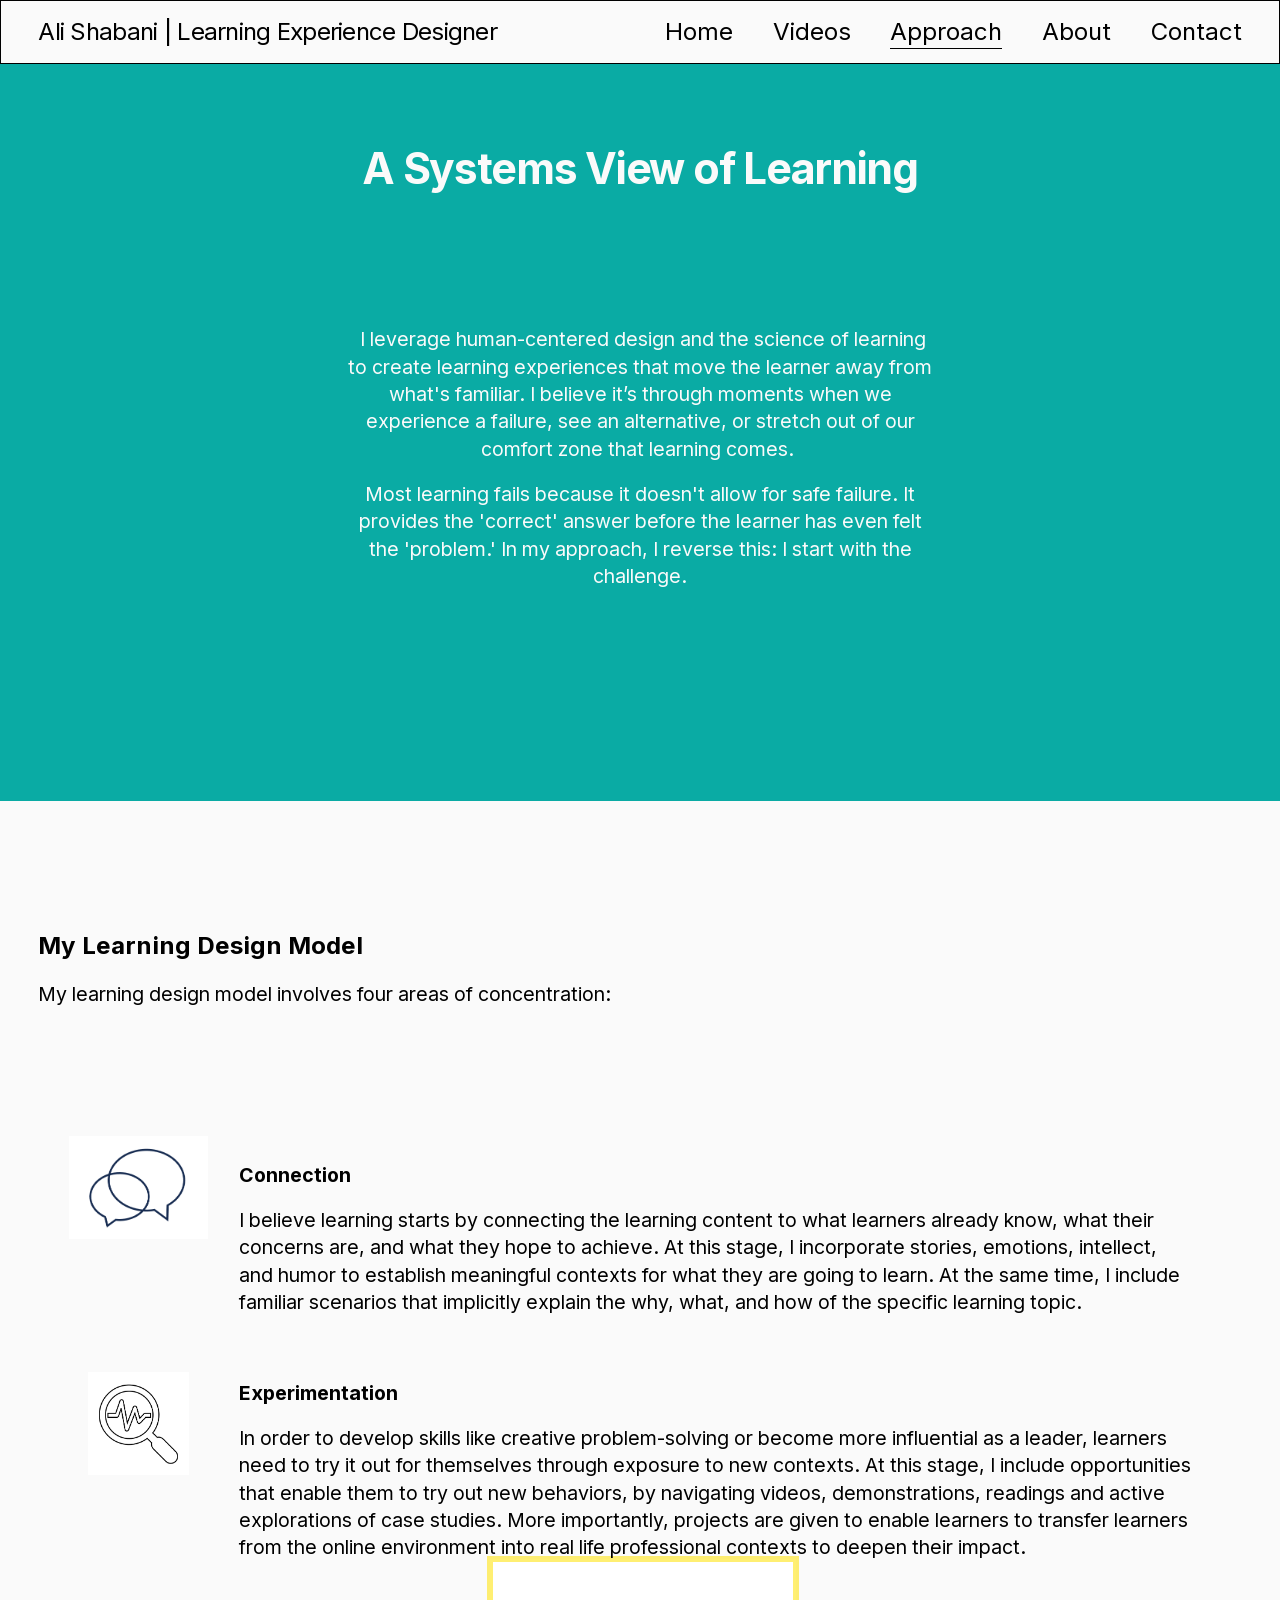
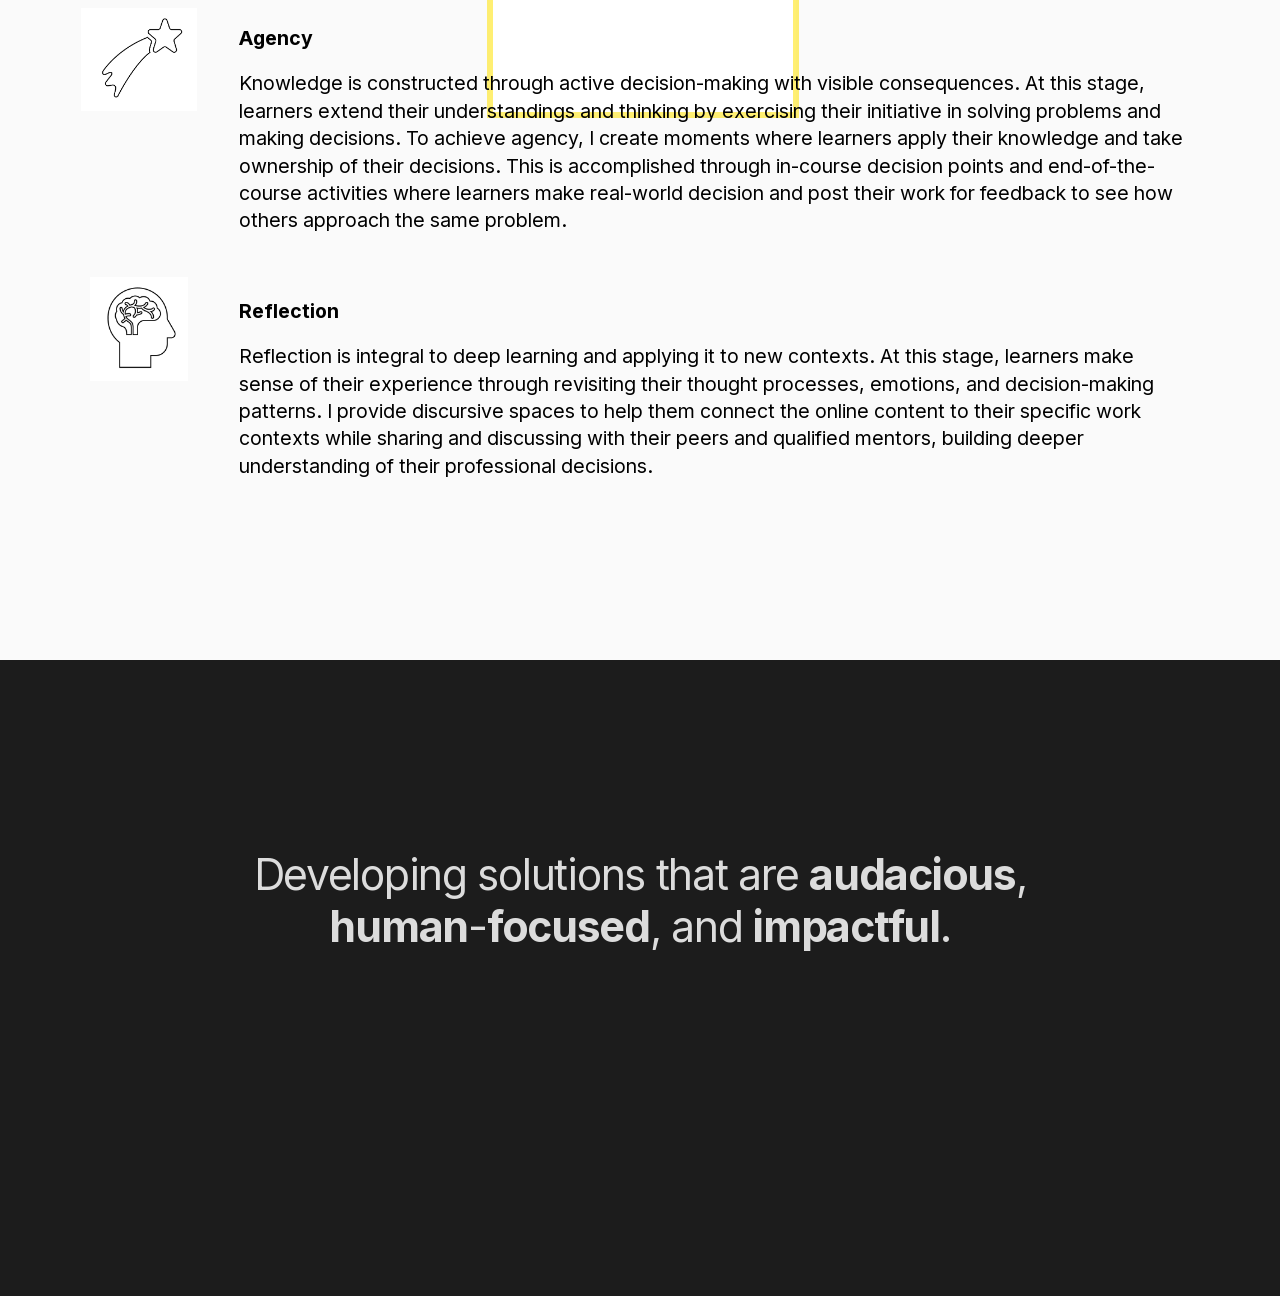
<file: my-approach/index.html>
<!DOCTYPE html>
<html lang="en-CA" xmlns:fb="http://www.facebook.com/2008/fbml" xmlns:og="http://opengraphprotocol.org/schema/">
<head>
<meta content="IE=edge,chrome=1" http-equiv="X-UA-Compatible"/>
<meta content="width=device-width, initial-scale=1" name="viewport"/>

<base href=""/>
<meta charset="utf-8"/>
<title>Approach — Ali Shabani | Learning Experience Designer</title>
<meta content="Sec-CH-UA-Platform-Version, Sec-CH-UA-Model" http-equiv="Accept-CH"/>
<link href="https://www.innerplexity.com/my-approach" rel="canonical"/>
<meta content="Ali Shabani | Learning Experience Designer" property="og:site_name"/>
<meta content="Approach — Ali Shabani | Learning Experience Designer" property="og:title"/>
<meta content="https://www.innerplexity.com/my-approach" property="og:url"/>
<meta content="website" property="og:type"/>
<meta content="Approach — Ali Shabani | Learning Experience Designer" itemprop="name"/>
<meta content="https://www.innerplexity.com/my-approach" itemprop="url"/>
<meta content="Approach — Ali Shabani | Learning Experience Designer" name="twitter:title"/>
<meta content="https://www.innerplexity.com/my-approach" name="twitter:url"/>
<meta content="summary" name="twitter:card"/>
<meta content="" name="description"/>


<style data-sqsp-font-ids="6a31363e691a2d058d1a1524">
/* vietnamese */
@font-face {
  font-family: 'Inter';
  font-style: normal;
  font-weight: 700;
  font-display: swap;
  src: url('../assets/fonts/4113b352-vietnamese.woff2') format('woff2');
  unicode-range: U+0102-0103, U+0110-0111, U+0128-0129, U+0168-0169, U+01A0-01A1, U+01AF-01B0, U+0300-0301, U+0303-0304, U+0308-0309, U+0323, U+0329, U+1EA0-1EF9, U+20AB;
}
/* latin */
@font-face {
  font-family: 'Inter';
  font-style: normal;
  font-weight: 700;
  font-display: swap;
  src: url('../assets/fonts/b649195f-latin.woff2') format('woff2');
  unicode-range: U+0000-00FF, U+0131, U+0152-0153, U+02BB-02BC, U+02C6, U+02DA, U+02DC, U+0304, U+0308, U+0329, U+2000-206F, U+20AC, U+2122, U+2191, U+2193, U+2212, U+2215, U+FEFF, U+FFFD;
}
/* cyrillic-ext */
@font-face {
  font-family: 'Inter';
  font-style: normal;
  font-weight: 700;
  font-display: swap;
  src: url('../assets/fonts/66c18e4b-cyrillic-ext.woff2') format('woff2');
  unicode-range: U+0460-052F, U+1C80-1C8A, U+20B4, U+2DE0-2DFF, U+A640-A69F, U+FE2E-FE2F;
}
/* latin-ext */
@font-face {
  font-family: 'Inter';
  font-style: normal;
  font-weight: 700;
  font-display: swap;
  src: url('../assets/fonts/c0b7ce99-latin-ext.woff2') format('woff2');
  unicode-range: U+0100-02BA, U+02BD-02C5, U+02C7-02CC, U+02CE-02D7, U+02DD-02FF, U+0304, U+0308, U+0329, U+1D00-1DBF, U+1E00-1E9F, U+1EF2-1EFF, U+2020, U+20A0-20AB, U+20AD-20C0, U+2113, U+2C60-2C7F, U+A720-A7FF;
}
/* cyrillic */
@font-face {
  font-family: 'Inter';
  font-style: normal;
  font-weight: 700;
  font-display: swap;
  src: url('../assets/fonts/af0b57b3-cyrillic.woff2') format('woff2');
  unicode-range: U+0301, U+0400-045F, U+0490-0491, U+04B0-04B1, U+2116;
}
/* greek-ext */
@font-face {
  font-family: 'Inter';
  font-style: normal;
  font-weight: 700;
  font-display: swap;
  src: url('../assets/fonts/91ca4c6c-greek-ext.woff2') format('woff2');
  unicode-range: U+1F00-1FFF;
}
/* greek */
@font-face {
  font-family: 'Inter';
  font-style: normal;
  font-weight: 700;
  font-display: swap;
  src: url('../assets/fonts/c75aaa21-greek.woff2') format('woff2');
  unicode-range: U+0370-0377, U+037A-037F, U+0384-038A, U+038C, U+038E-03A1, U+03A3-03FF;
}
/* vietnamese */
@font-face {
  font-family: 'Inter';
  font-style: italic;
  font-weight: 700;
  font-display: swap;
  src: url('../assets/fonts/43b885bd-vietnamese.woff2') format('woff2');
  unicode-range: U+0102-0103, U+0110-0111, U+0128-0129, U+0168-0169, U+01A0-01A1, U+01AF-01B0, U+0300-0301, U+0303-0304, U+0308-0309, U+0323, U+0329, U+1EA0-1EF9, U+20AB;
}
/* cyrillic */
@font-face {
  font-family: 'Inter';
  font-style: italic;
  font-weight: 700;
  font-display: swap;
  src: url('../assets/fonts/abae1e68-cyrillic.woff2') format('woff2');
  unicode-range: U+0301, U+0400-045F, U+0490-0491, U+04B0-04B1, U+2116;
}
/* greek */
@font-face {
  font-family: 'Inter';
  font-style: italic;
  font-weight: 700;
  font-display: swap;
  src: url('../assets/fonts/77de0f30-greek.woff2') format('woff2');
  unicode-range: U+0370-0377, U+037A-037F, U+0384-038A, U+038C, U+038E-03A1, U+03A3-03FF;
}
/* greek-ext */
@font-face {
  font-family: 'Inter';
  font-style: italic;
  font-weight: 700;
  font-display: swap;
  src: url('../assets/fonts/a1b8ee65-greek-ext.woff2') format('woff2');
  unicode-range: U+1F00-1FFF;
}
/* latin */
@font-face {
  font-family: 'Inter';
  font-style: italic;
  font-weight: 700;
  font-display: swap;
  src: url('../assets/fonts/f54c4727-latin.woff2') format('woff2');
  unicode-range: U+0000-00FF, U+0131, U+0152-0153, U+02BB-02BC, U+02C6, U+02DA, U+02DC, U+0304, U+0308, U+0329, U+2000-206F, U+20AC, U+2122, U+2191, U+2193, U+2212, U+2215, U+FEFF, U+FFFD;
}
/* cyrillic-ext */
@font-face {
  font-family: 'Inter';
  font-style: italic;
  font-weight: 700;
  font-display: swap;
  src: url('../assets/fonts/4ec15bb5-cyrillic-ext.woff2') format('woff2');
  unicode-range: U+0460-052F, U+1C80-1C8A, U+20B4, U+2DE0-2DFF, U+A640-A69F, U+FE2E-FE2F;
}
/* latin-ext */
@font-face {
  font-family: 'Inter';
  font-style: italic;
  font-weight: 700;
  font-display: swap;
  src: url('../assets/fonts/b545ee98-latin-ext.woff2') format('woff2');
  unicode-range: U+0100-02BA, U+02BD-02C5, U+02C7-02CC, U+02CE-02D7, U+02DD-02FF, U+0304, U+0308, U+0329, U+1D00-1DBF, U+1E00-1E9F, U+1EF2-1EFF, U+2020, U+20A0-20AB, U+20AD-20C0, U+2113, U+2C60-2C7F, U+A720-A7FF;
}
/* cyrillic-ext */
@font-face {
  font-family: 'Inter';
  font-style: normal;
  font-weight: 500;
  font-display: swap;
  src: url('../assets/fonts/0c454122-cyrillic-ext.woff2') format('woff2');
  unicode-range: U+0460-052F, U+1C80-1C8A, U+20B4, U+2DE0-2DFF, U+A640-A69F, U+FE2E-FE2F;
}
/* cyrillic */
@font-face {
  font-family: 'Inter';
  font-style: normal;
  font-weight: 500;
  font-display: swap;
  src: url('../assets/fonts/30392945-cyrillic.woff2') format('woff2');
  unicode-range: U+0301, U+0400-045F, U+0490-0491, U+04B0-04B1, U+2116;
}
/* greek */
@font-face {
  font-family: 'Inter';
  font-style: normal;
  font-weight: 500;
  font-display: swap;
  src: url('../assets/fonts/ab9667b0-greek.woff2') format('woff2');
  unicode-range: U+0370-0377, U+037A-037F, U+0384-038A, U+038C, U+038E-03A1, U+03A3-03FF;
}
/* greek-ext */
@font-face {
  font-family: 'Inter';
  font-style: normal;
  font-weight: 500;
  font-display: swap;
  src: url('../assets/fonts/546a0214-greek-ext.woff2') format('woff2');
  unicode-range: U+1F00-1FFF;
}
/* vietnamese */
@font-face {
  font-family: 'Inter';
  font-style: normal;
  font-weight: 500;
  font-display: swap;
  src: url('../assets/fonts/432aa354-vietnamese.woff2') format('woff2');
  unicode-range: U+0102-0103, U+0110-0111, U+0128-0129, U+0168-0169, U+01A0-01A1, U+01AF-01B0, U+0300-0301, U+0303-0304, U+0308-0309, U+0323, U+0329, U+1EA0-1EF9, U+20AB;
}
/* latin */
@font-face {
  font-family: 'Inter';
  font-style: normal;
  font-weight: 500;
  font-display: swap;
  src: url('../assets/fonts/935205cf-latin.woff2') format('woff2');
  unicode-range: U+0000-00FF, U+0131, U+0152-0153, U+02BB-02BC, U+02C6, U+02DA, U+02DC, U+0304, U+0308, U+0329, U+2000-206F, U+20AC, U+2122, U+2191, U+2193, U+2212, U+2215, U+FEFF, U+FFFD;
}
/* latin-ext */
@font-face {
  font-family: 'Inter';
  font-style: normal;
  font-weight: 500;
  font-display: swap;
  src: url('../assets/fonts/702f4d93-latin-ext.woff2') format('woff2');
  unicode-range: U+0100-02BA, U+02BD-02C5, U+02C7-02CC, U+02CE-02D7, U+02DD-02FF, U+0304, U+0308, U+0329, U+1D00-1DBF, U+1E00-1E9F, U+1EF2-1EFF, U+2020, U+20A0-20AB, U+20AD-20C0, U+2113, U+2C60-2C7F, U+A720-A7FF;
}
/* greek-ext */
@font-face {
  font-family: 'Inter';
  font-style: normal;
  font-weight: 400;
  font-display: swap;
  src: url('../assets/fonts/46ea1c70-greek-ext.woff2') format('woff2');
  unicode-range: U+1F00-1FFF;
}
/* latin */
@font-face {
  font-family: 'Inter';
  font-style: normal;
  font-weight: 400;
  font-display: swap;
  src: url('../assets/fonts/ac496057-latin.woff2') format('woff2');
  unicode-range: U+0000-00FF, U+0131, U+0152-0153, U+02BB-02BC, U+02C6, U+02DA, U+02DC, U+0304, U+0308, U+0329, U+2000-206F, U+20AC, U+2122, U+2191, U+2193, U+2212, U+2215, U+FEFF, U+FFFD;
}
/* cyrillic */
@font-face {
  font-family: 'Inter';
  font-style: normal;
  font-weight: 400;
  font-display: swap;
  src: url('../assets/fonts/c9c27ed9-cyrillic.woff2') format('woff2');
  unicode-range: U+0301, U+0400-045F, U+0490-0491, U+04B0-04B1, U+2116;
}
/* latin-ext */
@font-face {
  font-family: 'Inter';
  font-style: normal;
  font-weight: 400;
  font-display: swap;
  src: url('../assets/fonts/b050ea96-latin-ext.woff2') format('woff2');
  unicode-range: U+0100-02BA, U+02BD-02C5, U+02C7-02CC, U+02CE-02D7, U+02DD-02FF, U+0304, U+0308, U+0329, U+1D00-1DBF, U+1E00-1E9F, U+1EF2-1EFF, U+2020, U+20A0-20AB, U+20AD-20C0, U+2113, U+2C60-2C7F, U+A720-A7FF;
}
/* greek */
@font-face {
  font-family: 'Inter';
  font-style: normal;
  font-weight: 400;
  font-display: swap;
  src: url('../assets/fonts/b557cbe0-greek.woff2') format('woff2');
  unicode-range: U+0370-0377, U+037A-037F, U+0384-038A, U+038C, U+038E-03A1, U+03A3-03FF;
}
/* vietnamese */
@font-face {
  font-family: 'Inter';
  font-style: normal;
  font-weight: 400;
  font-display: swap;
  src: url('../assets/fonts/0887871a-vietnamese.woff2') format('woff2');
  unicode-range: U+0102-0103, U+0110-0111, U+0128-0129, U+0168-0169, U+01A0-01A1, U+01AF-01B0, U+0300-0301, U+0303-0304, U+0308-0309, U+0323, U+0329, U+1EA0-1EF9, U+20AB;
}
/* cyrillic-ext */
@font-face {
  font-family: 'Inter';
  font-style: normal;
  font-weight: 400;
  font-display: swap;
  src: url('../assets/fonts/81eea474-cyrillic-ext.woff2') format('woff2');
  unicode-range: U+0460-052F, U+1C80-1C8A, U+20B4, U+2DE0-2DFF, U+A640-A69F, U+FE2E-FE2F;
}
/* cyrillic */
@font-face {
  font-family: 'Inter';
  font-style: italic;
  font-weight: 400;
  font-display: swap;
  src: url('../assets/fonts/d3fb858e-cyrillic.woff2') format('woff2');
  unicode-range: U+0301, U+0400-045F, U+0490-0491, U+04B0-04B1, U+2116;
}
/* vietnamese */
@font-face {
  font-family: 'Inter';
  font-style: italic;
  font-weight: 400;
  font-display: swap;
  src: url('../assets/fonts/e8210424-vietnamese.woff2') format('woff2');
  unicode-range: U+0102-0103, U+0110-0111, U+0128-0129, U+0168-0169, U+01A0-01A1, U+01AF-01B0, U+0300-0301, U+0303-0304, U+0308-0309, U+0323, U+0329, U+1EA0-1EF9, U+20AB;
}
/* latin-ext */
@font-face {
  font-family: 'Inter';
  font-style: italic;
  font-weight: 400;
  font-display: swap;
  src: url('../assets/fonts/5151666f-latin-ext.woff2') format('woff2');
  unicode-range: U+0100-02BA, U+02BD-02C5, U+02C7-02CC, U+02CE-02D7, U+02DD-02FF, U+0304, U+0308, U+0329, U+1D00-1DBF, U+1E00-1E9F, U+1EF2-1EFF, U+2020, U+20A0-20AB, U+20AD-20C0, U+2113, U+2C60-2C7F, U+A720-A7FF;
}
/* latin */
@font-face {
  font-family: 'Inter';
  font-style: italic;
  font-weight: 400;
  font-display: swap;
  src: url('../assets/fonts/429e26ea-latin.woff2') format('woff2');
  unicode-range: U+0000-00FF, U+0131, U+0152-0153, U+02BB-02BC, U+02C6, U+02DA, U+02DC, U+0304, U+0308, U+0329, U+2000-206F, U+20AC, U+2122, U+2191, U+2193, U+2212, U+2215, U+FEFF, U+FFFD;
}
/* greek-ext */
@font-face {
  font-family: 'Inter';
  font-style: italic;
  font-weight: 400;
  font-display: swap;
  src: url('../assets/fonts/dc8ef5c0-greek-ext.woff2') format('woff2');
  unicode-range: U+1F00-1FFF;
}
/* cyrillic-ext */
@font-face {
  font-family: 'Inter';
  font-style: italic;
  font-weight: 400;
  font-display: swap;
  src: url('../assets/fonts/33eec106-cyrillic-ext.woff2') format('woff2');
  unicode-range: U+0460-052F, U+1C80-1C8A, U+20B4, U+2DE0-2DFF, U+A640-A69F, U+FE2E-FE2F;
}
/* greek */
@font-face {
  font-family: 'Inter';
  font-style: italic;
  font-weight: 400;
  font-display: swap;
  src: url('../assets/fonts/e639d1a4-greek.woff2') format('woff2');
  unicode-range: U+0370-0377, U+037A-037F, U+0384-038A, U+038C, U+038E-03A1, U+03A3-03FF;
}
</style>










<link href="../css/user-account-core-9e71a27471c677cb-min.en-US.css" rel="stylesheet" type="text/css"/>
<link href="../css/component-imageFluid.css" rel="stylesheet" type="text/css"/><link href="../css/component-html.css" rel="stylesheet" type="text/css"/><link href="../css/component-shape.css" rel="stylesheet" type="text/css"/><script type="application/ld+json">{"url":"https://www.innerplexity.com","name":"Ali Shabani | Learning Experience Designer","description":"","@context":"http://schema.org","@type":"WebSite"}</script><link href="../css/site.css" rel="stylesheet" type="text/css"/><link href="../css/static.css" rel="stylesheet" type="text/css"/>

<style id="static-fixes">
/* static-site fixes */
.preFade, .preSlide, .preScale, .preClip, .preFlex { opacity: 1 !important; transform: none !important; clip-path: none !important; }
header, footer, section > .content-wrapper { animation: none !important; }
.page-section[data-animation] { opacity: 1 !important; transform: none !important; }
.sqs-announcement-bar-dropzone:empty { display: none; }
.header-actions-action--cart, .showOnMobile .header-menu-cart, .header-menu-cart { display: none !important; }
img[data-load="false"] { opacity: 1 !important; }
.sqs-block-video .video-block-wrapper video { width: 100%; height: 100%; display: block; }
</style></head>
<body class="primary-button-style-solid primary-button-shape-rounded secondary-button-style-outline secondary-button-shape-underline tertiary-button-style-outline tertiary-button-shape-underline form-field-style-outline form-field-shape-square form-field-border-all form-field-hover-focus-opacity form-field-checkbox-type-icon form-field-checkbox-fill-outline form-field-checkbox-color-normal form-field-checkbox-shape-square form-field-checkbox-layout-stack form-field-radio-type-icon form-field-radio-fill-outline form-field-radio-color-normal form-field-radio-shape-square form-field-radio-layout-stack form-field-survey-fill-outline form-field-survey-color-normal form-field-survey-shape-square form-submit-button-style-bar tweak-global-animations-enabled tweak-global-animations-animation-type-fade tweak-global-animations-animation-curve-ease image-block-poster-text-alignment-center image-block-card-content-position-center image-block-card-text-alignment-left image-block-overlap-content-position-center image-block-overlap-text-alignment-left image-block-collage-content-position-center image-block-collage-text-alignment-center image-block-stack-text-alignment-left tweak-blog-alternating-side-by-side-width-full tweak-blog-alternating-side-by-side-image-aspect-ratio-11-square tweak-blog-alternating-side-by-side-text-alignment-left tweak-blog-alternating-side-by-side-read-more-style-hide tweak-blog-alternating-side-by-side-image-text-alignment-middle tweak-blog-alternating-side-by-side-delimiter-bullet tweak-blog-alternating-side-by-side-meta-position-top tweak-blog-alternating-side-by-side-primary-meta-categories tweak-blog-alternating-side-by-side-secondary-meta-date tweak-blog-alternating-side-by-side-excerpt-show form-use-theme-colors tweak-global-animations-complexity-level-detailed tweak-global-animations-animation-style-fade tweak-blog-masonry-width-inset tweak-blog-masonry-text-alignment-center tweak-blog-masonry-primary-meta-categories tweak-blog-masonry-secondary-meta-date tweak-blog-masonry-meta-position-top tweak-blog-masonry-read-more-style-hide tweak-blog-masonry-delimiter-space tweak-blog-masonry-image-placement-above tweak-blog-masonry-excerpt-show tweak-portfolio-grid-overlay-width-full tweak-portfolio-grid-overlay-height-large tweak-portfolio-grid-overlay-image-aspect-ratio-11-square tweak-portfolio-grid-overlay-text-placement-center tweak-portfolio-grid-overlay-show-text-after-hover tweak-blog-single-column-width-inset tweak-blog-single-column-text-alignment-center tweak-blog-single-column-image-placement-above tweak-blog-single-column-delimiter-bullet tweak-blog-single-column-read-more-style-show tweak-blog-single-column-primary-meta-categories tweak-blog-single-column-secondary-meta-date tweak-blog-single-column-meta-position-top tweak-blog-single-column-content-full-post header-width-full tweak-fixed-header tweak-fixed-header-style-basic tweak-blog-item-width-narrow tweak-blog-item-text-alignment-left tweak-blog-item-meta-position-above-title tweak-blog-item-show-date tweak-blog-item-delimiter-bullet tweak-blog-side-by-side-width-inset tweak-blog-side-by-side-image-placement-left tweak-blog-side-by-side-image-aspect-ratio-11-square tweak-blog-side-by-side-primary-meta-categories tweak-blog-side-by-side-secondary-meta-date tweak-blog-side-by-side-meta-position-top tweak-blog-side-by-side-text-alignment-left tweak-blog-side-by-side-image-text-alignment-middle tweak-blog-side-by-side-read-more-style-show tweak-blog-side-by-side-delimiter-bullet tweak-blog-side-by-side-excerpt-show tweak-events-stacked-width-full tweak-events-stacked-height-large tweak-events-stacked-show-thumbnails tweak-events-stacked-thumbnail-size-32-standard tweak-events-stacked-date-style-with-text tweak-events-stacked-show-time tweak-events-stacked-show-location tweak-events-stacked-show-excerpt tweak-blog-basic-grid-width-full tweak-blog-basic-grid-image-aspect-ratio-32-standard tweak-blog-basic-grid-text-alignment-left tweak-blog-basic-grid-delimiter-bullet tweak-blog-basic-grid-image-placement-above tweak-blog-basic-grid-read-more-style-show tweak-blog-basic-grid-primary-meta-categories tweak-blog-basic-grid-secondary-meta-date tweak-blog-basic-grid-excerpt-show tweak-portfolio-grid-basic-width-full tweak-portfolio-grid-basic-height-small tweak-portfolio-grid-basic-image-aspect-ratio-11-square tweak-portfolio-grid-basic-text-alignment-left tweak-portfolio-grid-basic-hover-effect-fade header-overlay-alignment-left tweak-portfolio-index-background-link-format-stacked tweak-portfolio-index-background-width-full tweak-portfolio-index-background-height-large tweak-portfolio-index-background-vertical-alignment-middle tweak-portfolio-index-background-horizontal-alignment-center tweak-portfolio-index-background-delimiter-none tweak-portfolio-index-background-animation-type-fade tweak-portfolio-index-background-animation-duration-medium tweak-portfolio-hover-follow-layout-inline tweak-portfolio-hover-follow-delimiter-bullet tweak-portfolio-hover-follow-animation-type-fade tweak-portfolio-hover-follow-animation-duration-fast tweak-portfolio-hover-static-layout-inline tweak-portfolio-hover-static-front tweak-portfolio-hover-static-delimiter-hyphen tweak-portfolio-hover-static-animation-type-fade tweak-portfolio-hover-static-animation-duration-fast hide-opentable-icons opentable-style-dark tweak-product-quick-view-button-style-floating tweak-product-quick-view-button-position-center tweak-product-quick-view-lightbox-excerpt-display-truncate tweak-product-quick-view-lightbox-show-arrows tweak-product-quick-view-lightbox-show-close-button tweak-product-quick-view-lightbox-controls-weight-light native-currency-code-cad collection-69bd6e28499bfc14d6dcba0b collection-type-page collection-layout-default mobile-style-available sqs-seven-one" id="collection-69bd6e28499bfc14d6dcba0b" tabindex="-1">
<div class="clearfix site-wrapper" id="siteWrapper">
<div class="floating-cart hidden" id="floatingCart">

</div>
<header class="header theme-col--primary" data-controller="Header" data-current-styles='{
                                                                                                                                                                                                                                                                                                                            "layout": "navRight",
                                                                                                                                                                                                                                                                                                                            "action": {
                                                                                                                                                                                                                                                                                                                              "href": "/#contact",
                                                                                                                                                                                                                                                                                                                              "buttonText": "Contact",
                                                                                                                                                                                                                                                                                                                              "newWindow": false
                                                                                                                                                                                                                                                                                                                            },
                                                                                                                                                                                                                                                                                                                            "showSocial": false,
                                                                                                                                                                                                                                                                                                                            "socialOptions": {
                                                                                                                                                                                                                                                                                                                              "socialBorderShape": "none",
                                                                                                                                                                                                                                                                                                                              "socialBorderStyle": "outline",
                                                                                                                                                                                                                                                                                                                              "socialBorderThickness": {
                                                                                                                                                                                                                                                                                                                                "unit": "px",
                                                                                                                                                                                                                                                                                                                                "value": 1.0
                                                                                                                                                                                                                                                                                                                              }
                                                                                                                                                                                                                                                                                                                            },
                                                                                                                                                                                                                                                                                                                            "menuOverlayTheme": "light",
                                                                                                                                                                                                                                                                                                                            "menuOverlayAnimation": "fade",
                                                                                                                                                                                                                                                                                                                            "cartStyle": "text",
                                                                                                                                                                                                                                                                                                                            "cartText": "Cart",
                                                                                                                                                                                                                                                                                                                            "showEmptyCartState": true,
                                                                                                                                                                                                                                                                                                                            "cartOptions": {
                                                                                                                                                                                                                                                                                                                              "iconType": "stroke-1",
                                                                                                                                                                                                                                                                                                                              "cartBorderShape": "none",
                                                                                                                                                                                                                                                                                                                              "cartBorderStyle": "outline",
                                                                                                                                                                                                                                                                                                                              "cartBorderThickness": {
                                                                                                                                                                                                                                                                                                                                "unit": "px",
                                                                                                                                                                                                                                                                                                                                "value": 1.0
                                                                                                                                                                                                                                                                                                                              }
                                                                                                                                                                                                                                                                                                                            },
                                                                                                                                                                                                                                                                                                                            "showButton": false,
                                                                                                                                                                                                                                                                                                                            "showCart": false,
                                                                                                                                                                                                                                                                                                                            "showAccountLogin": false,
                                                                                                                                                                                                                                                                                                                            "headerStyle": "solid",
                                                                                                                                                                                                                                                                                                                            "languagePicker": {
                                                                                                                                                                                                                                                                                                                              "enabled": false,
                                                                                                                                                                                                                                                                                                                              "iconEnabled": false,
                                                                                                                                                                                                                                                                                                                              "iconType": "globe",
                                                                                                                                                                                                                                                                                                                              "flagShape": "shiny",
                                                                                                                                                                                                                                                                                                                              "languageFlags": [ ]
                                                                                                                                                                                                                                                                                                                            },
                                                                                                                                                                                                                                                                                                                            "iconOptions": {
                                                                                                                                                                                                                                                                                                                              "desktopDropdownIconOptions": {
                                                                                                                                                                                                                                                                                                                                "size": {
                                                                                                                                                                                                                                                                                                                                  "unit": "em",
                                                                                                                                                                                                                                                                                                                                  "value": 1.0
                                                                                                                                                                                                                                                                                                                                },
                                                                                                                                                                                                                                                                                                                                "iconSpacing": {
                                                                                                                                                                                                                                                                                                                                  "unit": "em",
                                                                                                                                                                                                                                                                                                                                  "value": 0.35
                                                                                                                                                                                                                                                                                                                                },
                                                                                                                                                                                                                                                                                                                                "strokeWidth": {
                                                                                                                                                                                                                                                                                                                                  "unit": "px",
                                                                                                                                                                                                                                                                                                                                  "value": 1.0
                                                                                                                                                                                                                                                                                                                                },
                                                                                                                                                                                                                                                                                                                                "endcapType": "square",
                                                                                                                                                                                                                                                                                                                                "folderDropdownIcon": "none",
                                                                                                                                                                                                                                                                                                                                "languagePickerIcon": "openArrowHead"
                                                                                                                                                                                                                                                                                                                              },
                                                                                                                                                                                                                                                                                                                              "mobileDropdownIconOptions": {
                                                                                                                                                                                                                                                                                                                                "size": {
                                                                                                                                                                                                                                                                                                                                  "unit": "em",
                                                                                                                                                                                                                                                                                                                                  "value": 1.0
                                                                                                                                                                                                                                                                                                                                },
                                                                                                                                                                                                                                                                                                                                "iconSpacing": {
                                                                                                                                                                                                                                                                                                                                  "unit": "em",
                                                                                                                                                                                                                                                                                                                                  "value": 0.15
                                                                                                                                                                                                                                                                                                                                },
                                                                                                                                                                                                                                                                                                                                "strokeWidth": {
                                                                                                                                                                                                                                                                                                                                  "unit": "px",
                                                                                                                                                                                                                                                                                                                                  "value": 0.5
                                                                                                                                                                                                                                                                                                                                },
                                                                                                                                                                                                                                                                                                                                "endcapType": "square",
                                                                                                                                                                                                                                                                                                                                "folderDropdownIcon": "openArrowHead",
                                                                                                                                                                                                                                                                                                                                "languagePickerIcon": "openArrowHead"
                                                                                                                                                                                                                                                                                                                              }
                                                                                                                                                                                                                                                                                                                            },
                                                                                                                                                                                                                                                                                                                            "mobileOptions": {
                                                                                                                                                                                                                                                                                                                              "layout": "logoLeftNavRight",
                                                                                                                                                                                                                                                                                                                              "menuIconOptions": {
                                                                                                                                                                                                                                                                                                                                "style": "doubleLineHamburger",
                                                                                                                                                                                                                                                                                                                                "thickness": {
                                                                                                                                                                                                                                                                                                                                  "unit": "px",
                                                                                                                                                                                                                                                                                                                                  "value": 2.0
                                                                                                                                                                                                                                                                                                                                }
                                                                                                                                                                                                                                                                                                                              }
                                                                                                                                                                                                                                                                                                                            },
                                                                                                                                                                                                                                                                                                                            "solidOptions": {
                                                                                                                                                                                                                                                                                                                              "headerOpacity": {
                                                                                                                                                                                                                                                                                                                                "unit": "%",
                                                                                                                                                                                                                                                                                                                                "value": 100.0
                                                                                                                                                                                                                                                                                                                              },
                                                                                                                                                                                                                                                                                                                              "blurBackground": {
                                                                                                                                                                                                                                                                                                                                "enabled": false,
                                                                                                                                                                                                                                                                                                                                "blurRadius": {
                                                                                                                                                                                                                                                                                                                                  "unit": "px",
                                                                                                                                                                                                                                                                                                                                  "value": 12.0
                                                                                                                                                                                                                                                                                                                                }
                                                                                                                                                                                                                                                                                                                              },
                                                                                                                                                                                                                                                                                                                              "backgroundColor": {
                                                                                                                                                                                                                                                                                                                                "type": "SITE_PALETTE_COLOR",
                                                                                                                                                                                                                                                                                                                                "sitePaletteColor": {
                                                                                                                                                                                                                                                                                                                                  "colorName": "white",
                                                                                                                                                                                                                                                                                                                                  "alphaModifier": 1.0
                                                                                                                                                                                                                                                                                                                                }
                                                                                                                                                                                                                                                                                                                              }
                                                                                                                                                                                                                                                                                                                            },
                                                                                                                                                                                                                                                                                                                            "gradientOptions": {
                                                                                                                                                                                                                                                                                                                              "gradientType": "faded",
                                                                                                                                                                                                                                                                                                                              "headerOpacity": {
                                                                                                                                                                                                                                                                                                                                "unit": "%",
                                                                                                                                                                                                                                                                                                                                "value": 90.0
                                                                                                                                                                                                                                                                                                                              },
                                                                                                                                                                                                                                                                                                                              "blurBackground": {
                                                                                                                                                                                                                                                                                                                                "enabled": false,
                                                                                                                                                                                                                                                                                                                                "blurRadius": {
                                                                                                                                                                                                                                                                                                                                  "unit": "px",
                                                                                                                                                                                                                                                                                                                                  "value": 12.0
                                                                                                                                                                                                                                                                                                                                }
                                                                                                                                                                                                                                                                                                                              }
                                                                                                                                                                                                                                                                                                                            },
                                                                                                                                                                                                                                                                                                                            "dropShadowOptions": {
                                                                                                                                                                                                                                                                                                                              "enabled": false,
                                                                                                                                                                                                                                                                                                                              "blur": {
                                                                                                                                                                                                                                                                                                                                "unit": "px",
                                                                                                                                                                                                                                                                                                                                "value": 87.0
                                                                                                                                                                                                                                                                                                                              },
                                                                                                                                                                                                                                                                                                                              "spread": {
                                                                                                                                                                                                                                                                                                                                "unit": "px",
                                                                                                                                                                                                                                                                                                                                "value": 57.0
                                                                                                                                                                                                                                                                                                                              },
                                                                                                                                                                                                                                                                                                                              "distance": {
                                                                                                                                                                                                                                                                                                                                "unit": "px",
                                                                                                                                                                                                                                                                                                                                "value": 14.0
                                                                                                                                                                                                                                                                                                                              }
                                                                                                                                                                                                                                                                                                                            },
                                                                                                                                                                                                                                                                                                                            "borderOptions": {
                                                                                                                                                                                                                                                                                                                              "enabled": true,
                                                                                                                                                                                                                                                                                                                              "position": "allSides",
                                                                                                                                                                                                                                                                                                                              "thickness": {
                                                                                                                                                                                                                                                                                                                                "unit": "px",
                                                                                                                                                                                                                                                                                                                                "value": 1.0
                                                                                                                                                                                                                                                                                                                              }
                                                                                                                                                                                                                                                                                                                            },
                                                                                                                                                                                                                                                                                                                            "showPromotedElement": false,
                                                                                                                                                                                                                                                                                                                            "buttonVariant": "primary",
                                                                                                                                                                                                                                                                                                                            "blurBackground": {
                                                                                                                                                                                                                                                                                                                              "enabled": false,
                                                                                                                                                                                                                                                                                                                              "blurRadius": {
                                                                                                                                                                                                                                                                                                                                "unit": "px",
                                                                                                                                                                                                                                                                                                                                "value": 12.0
                                                                                                                                                                                                                                                                                                                              }
                                                                                                                                                                                                                                                                                                                            },
                                                                                                                                                                                                                                                                                                                            "headerOpacity": {
                                                                                                                                                                                                                                                                                                                              "unit": "%",
                                                                                                                                                                                                                                                                                                                              "value": 100.0
                                                                                                                                                                                                                                                                                                                            }
                                                                                                                                                                                                                                                                                                                          }' data-first-focusable-element="" data-header-style="solid" data-language-picker='{
                                                                                                                                                                                                                                                                                                                            "enabled": false,
                                                                                                                                                                                                                                                                                                                            "iconEnabled": false,
                                                                                                                                                                                                                                                                                                                            "iconType": "globe",
                                                                                                                                                                                                                                                                                                                            "flagShape": "shiny",
                                                                                                                                                                                                                                                                                                                            "languageFlags": [ ]
                                                                                                                                                                                                                                                                                                                          }' data-section-id="header" data-section-theme="" data-test="header" id="header" style="
      
      
      
        --solidHeaderBackgroundColor: hsla(var(--white-hsl), 1);
      
      
      
      
    " tabindex="-1">
<svg style="display:none" viewbox="0 0 22 22" xmlns="http://www.w3.org/2000/svg">
<symbol id="circle">
<path d="M11.5 17C14.5376 17 17 14.5376 17 11.5C17 8.46243 14.5376 6 11.5 6C8.46243 6 6 8.46243 6 11.5C6 14.5376 8.46243 17 11.5 17Z" fill="none"></path>
</symbol>
<symbol id="circleFilled">
<path d="M11.5 17C14.5376 17 17 14.5376 17 11.5C17 8.46243 14.5376 6 11.5 6C8.46243 6 6 8.46243 6 11.5C6 14.5376 8.46243 17 11.5 17Z"></path>
</symbol>
<symbol id="dash">
<path d="M11 11H19H3"></path>
</symbol>
<symbol id="squareFilled">
<rect height="11" width="11" x="6" y="6"></rect>
</symbol>
<symbol id="square">
<rect fill="none" height="9" stroke="inherit" width="9" x="7" y="7"></rect>
</symbol>
<symbol id="plus">
<path d="M11 3V19"></path>
<path d="M19 11L3 11"></path>
</symbol>
<symbol id="closedArrow">
<path d="M11 11V2M11 18.1797L17 11.1477L5 11.1477L11 18.1797Z" fill="none"></path>
</symbol>
<symbol id="closedArrowFilled">
<path d="M11 11L11 2" fill="none" stroke="inherit"></path>
<path clip-rule="evenodd" d="M2.74695 9.38428L19.038 9.38428L10.8925 19.0846L2.74695 9.38428Z" fill-rule="evenodd" stroke-width="1"></path>
</symbol>
<symbol id="closedArrowHead" viewbox="0 0 22 22" xmlns="http://www.w3.org/2000/symbol">
<path d="M18 7L11 15L4 7L18 7Z" fill="none" stroke="inherit"></path>
</symbol>
<symbol id="closedArrowHeadFilled" viewbox="0 0 22 22" xmlns="http://www.w3.org/2000/symbol">
<path d="M18.875 6.5L11 15.5L3.125 6.5L18.875 6.5Z"></path>
</symbol>
<symbol id="openArrow">
<path d="M11 18.3591L11 3" fill="none" stroke="inherit"></path>
<path d="M18 11.5L11 18.5L4 11.5" fill="none" stroke="inherit"></path>
</symbol>
<symbol id="openArrowHead">
<path d="M18 7L11 14L4 7" fill="none"></path>
</symbol>
<symbol id="pinchedArrow">
<path d="M11 17.3591L11 2" fill="none"></path>
<path d="M2 11C5.85455 12.2308 8.81818 14.9038 11 18C13.1818 14.8269 16.1455 12.1538 20 11" fill="none"></path>
</symbol>
<symbol id="pinchedArrowFilled">
<path d="M11.05 10.4894C7.04096 8.73759 1.05005 8 1.05005 8C6.20459 11.3191 9.41368 14.1773 11.05 21C12.6864 14.0851 15.8955 11.227 21.05 8C21.05 8 15.0591 8.73759 11.05 10.4894Z" stroke-width="1"></path>
<path d="M11 11L11 1" fill="none"></path>
</symbol>
<symbol id="pinchedArrowHead">
<path d="M2 7.24091C5.85455 8.40454 8.81818 10.9318 11 13.8591C13.1818 10.8591 16.1455 8.33181 20 7.24091" fill="none"></path>
</symbol>
<symbol id="pinchedArrowHeadFilled">
<path d="M11.05 7.1591C7.04096 5.60456 1.05005 4.95001 1.05005 4.95001C6.20459 7.89547 9.41368 10.4318 11.05 16.4864C12.6864 10.35 15.8955 7.81365 21.05 4.95001C21.05 4.95001 15.0591 5.60456 11.05 7.1591Z"></path>
</symbol>
</svg>
<div class="sqs-announcement-bar-dropzone"></div>
<div class="header-announcement-bar-wrapper">
<a class="header-skip-link sqs-button-element--primary" href="#page">
        Skip to Content
      </a>
<style>
    @supports (-webkit-backdrop-filter: none) or (backdrop-filter: none) {
        .header-blur-background {
            
                -webkit-backdrop-filter: blur(12px);
                backdrop-filter: blur(12px);
            
            
        }
    }
</style>
<div class="header-border" data-header-border="true" data-header-style="solid" data-test="header-border" style="


  
    border-width: 1px !important;
  



"></div>
<div class="header-dropshadow" data-header-dropshadow="false" data-header-style="solid" data-test="header-dropshadow" style=""></div>
<div>
<div class="header-background-solid" data-header-style="solid" data-test="header-background-solid" style="opacity: calc(100 * .01)"></div>
</div>
<div class="header-inner container--fluid header-mobile-layout-logo-left-nav-right header-layout-nav-right" data-test="header-inner">

<div class="header-background theme-bg--primary"></div>
<div class="header-display-desktop" data-content-field="site-title">


<div class="header-title-nav-wrapper">

<div class="header-title" data-animation-role="header-element">
<div class="header-title-text">
<a data-animation-role="header-element" href="../" id="site-title">Ali Shabani | Learning Experience Designer</a>
</div>
</div>

<div class="header-nav">
<div class="header-nav-wrapper">
<nav class="header-nav-list">
<div class="header-nav-item header-nav-item--collection header-nav-item--homepage">
<a data-animation-role="header-element" href="../">
        Home
      </a>
</div>
<div class="header-nav-item header-nav-item--collection">
<a data-animation-role="header-element" href="../videos-WIx4I/">
        Videos
      </a>
</div>
<div class="header-nav-item header-nav-item--collection header-nav-item--active">
<a aria-current="page" data-animation-role="header-element" href="../my-approach/">
        Approach
      </a>
</div>
<div class="header-nav-item header-nav-item--collection">
<a data-animation-role="header-element" href="../about/">
        About
      </a>
</div>
<div class="header-nav-item header-nav-item--collection">
<a data-animation-role="header-element" href="../contact/">
        Contact
      </a>
</div>
</nav>
</div>
</div>
</div>

<div class="header-actions header-actions--right">
<div class="showOnMobile">
</div>
<div class="showOnDesktop">
</div>
</div>
<style>
  .top-bun, 
  .patty, 
  .bottom-bun {
    height: 2px;
  }
</style>

<div class="header-burger menu-overlay-does-not-have-visible-non-navigation-items no-actions" data-animation-role="header-element">
<button class="header-burger-btn burger" data-test="header-burger">
<span class="js-header-burger-open-title visually-hidden" hidden="">Open Menu</span>
<span class="js-header-burger-close-title visually-hidden" hidden="">Close Menu</span>
<div class="burger-box">
<div class="burger-inner header-menu-icon-doubleLineHamburger">
<div class="top-bun"></div>
<div class="patty"></div>
<div class="bottom-bun"></div>
</div>
</div>
</button>
</div>
</div>
<div class="header-display-mobile" data-content-field="site-title">


<div class="header-title-nav-wrapper">

<div class="header-title" data-animation-role="header-element">
<div class="header-title-text">
<a data-animation-role="header-element" href="../" id="site-title">Ali Shabani | Learning Experience Designer</a>
</div>
</div>

<div class="header-nav">
<div class="header-nav-wrapper">
<nav class="header-nav-list">
<div class="header-nav-item header-nav-item--collection header-nav-item--homepage">
<a data-animation-role="header-element" href="../">
        Home
      </a>
</div>
<div class="header-nav-item header-nav-item--collection">
<a data-animation-role="header-element" href="../videos-WIx4I/">
        Videos
      </a>
</div>
<div class="header-nav-item header-nav-item--collection header-nav-item--active">
<a aria-current="page" data-animation-role="header-element" href="../my-approach/">
        Approach
      </a>
</div>
<div class="header-nav-item header-nav-item--collection">
<a data-animation-role="header-element" href="../about/">
        About
      </a>
</div>
<div class="header-nav-item header-nav-item--collection">
<a data-animation-role="header-element" href="../contact/">
        Contact
      </a>
</div>
</nav>
</div>
</div>
</div>

<div class="header-actions header-actions--right">
<div class="showOnMobile">
</div>
<div class="showOnDesktop">
</div>
</div>
<style>
  .top-bun, 
  .patty, 
  .bottom-bun {
    height: 2px;
  }
</style>

<div class="header-burger menu-overlay-does-not-have-visible-non-navigation-items no-actions" data-animation-role="header-element">
<button class="header-burger-btn burger" data-test="header-burger">
<span class="js-header-burger-open-title visually-hidden" hidden="">Open Menu</span>
<span class="js-header-burger-close-title visually-hidden" hidden="">Close Menu</span>
<div class="burger-box">
<div class="burger-inner header-menu-icon-doubleLineHamburger">
<div class="top-bun"></div>
<div class="patty"></div>
<div class="bottom-bun"></div>
</div>
</div>
</button>
</div>
</div>
</div>
</div>

<div class="header-menu header-menu--folder-list light" data-current-styles='{
                                                                                                                                                                                                                                                                                                                            "layout": "navRight",
                                                                                                                                                                                                                                                                                                                            "action": {
                                                                                                                                                                                                                                                                                                                              "href": "/#contact",
                                                                                                                                                                                                                                                                                                                              "buttonText": "Contact",
                                                                                                                                                                                                                                                                                                                              "newWindow": false
                                                                                                                                                                                                                                                                                                                            },
                                                                                                                                                                                                                                                                                                                            "showSocial": false,
                                                                                                                                                                                                                                                                                                                            "socialOptions": {
                                                                                                                                                                                                                                                                                                                              "socialBorderShape": "none",
                                                                                                                                                                                                                                                                                                                              "socialBorderStyle": "outline",
                                                                                                                                                                                                                                                                                                                              "socialBorderThickness": {
                                                                                                                                                                                                                                                                                                                                "unit": "px",
                                                                                                                                                                                                                                                                                                                                "value": 1.0
                                                                                                                                                                                                                                                                                                                              }
                                                                                                                                                                                                                                                                                                                            },
                                                                                                                                                                                                                                                                                                                            "menuOverlayTheme": "light",
                                                                                                                                                                                                                                                                                                                            "menuOverlayAnimation": "fade",
                                                                                                                                                                                                                                                                                                                            "cartStyle": "text",
                                                                                                                                                                                                                                                                                                                            "cartText": "Cart",
                                                                                                                                                                                                                                                                                                                            "showEmptyCartState": true,
                                                                                                                                                                                                                                                                                                                            "cartOptions": {
                                                                                                                                                                                                                                                                                                                              "iconType": "stroke-1",
                                                                                                                                                                                                                                                                                                                              "cartBorderShape": "none",
                                                                                                                                                                                                                                                                                                                              "cartBorderStyle": "outline",
                                                                                                                                                                                                                                                                                                                              "cartBorderThickness": {
                                                                                                                                                                                                                                                                                                                                "unit": "px",
                                                                                                                                                                                                                                                                                                                                "value": 1.0
                                                                                                                                                                                                                                                                                                                              }
                                                                                                                                                                                                                                                                                                                            },
                                                                                                                                                                                                                                                                                                                            "showButton": false,
                                                                                                                                                                                                                                                                                                                            "showCart": false,
                                                                                                                                                                                                                                                                                                                            "showAccountLogin": false,
                                                                                                                                                                                                                                                                                                                            "headerStyle": "solid",
                                                                                                                                                                                                                                                                                                                            "languagePicker": {
                                                                                                                                                                                                                                                                                                                              "enabled": false,
                                                                                                                                                                                                                                                                                                                              "iconEnabled": false,
                                                                                                                                                                                                                                                                                                                              "iconType": "globe",
                                                                                                                                                                                                                                                                                                                              "flagShape": "shiny",
                                                                                                                                                                                                                                                                                                                              "languageFlags": [ ]
                                                                                                                                                                                                                                                                                                                            },
                                                                                                                                                                                                                                                                                                                            "iconOptions": {
                                                                                                                                                                                                                                                                                                                              "desktopDropdownIconOptions": {
                                                                                                                                                                                                                                                                                                                                "size": {
                                                                                                                                                                                                                                                                                                                                  "unit": "em",
                                                                                                                                                                                                                                                                                                                                  "value": 1.0
                                                                                                                                                                                                                                                                                                                                },
                                                                                                                                                                                                                                                                                                                                "iconSpacing": {
                                                                                                                                                                                                                                                                                                                                  "unit": "em",
                                                                                                                                                                                                                                                                                                                                  "value": 0.35
                                                                                                                                                                                                                                                                                                                                },
                                                                                                                                                                                                                                                                                                                                "strokeWidth": {
                                                                                                                                                                                                                                                                                                                                  "unit": "px",
                                                                                                                                                                                                                                                                                                                                  "value": 1.0
                                                                                                                                                                                                                                                                                                                                },
                                                                                                                                                                                                                                                                                                                                "endcapType": "square",
                                                                                                                                                                                                                                                                                                                                "folderDropdownIcon": "none",
                                                                                                                                                                                                                                                                                                                                "languagePickerIcon": "openArrowHead"
                                                                                                                                                                                                                                                                                                                              },
                                                                                                                                                                                                                                                                                                                              "mobileDropdownIconOptions": {
                                                                                                                                                                                                                                                                                                                                "size": {
                                                                                                                                                                                                                                                                                                                                  "unit": "em",
                                                                                                                                                                                                                                                                                                                                  "value": 1.0
                                                                                                                                                                                                                                                                                                                                },
                                                                                                                                                                                                                                                                                                                                "iconSpacing": {
                                                                                                                                                                                                                                                                                                                                  "unit": "em",
                                                                                                                                                                                                                                                                                                                                  "value": 0.15
                                                                                                                                                                                                                                                                                                                                },
                                                                                                                                                                                                                                                                                                                                "strokeWidth": {
                                                                                                                                                                                                                                                                                                                                  "unit": "px",
                                                                                                                                                                                                                                                                                                                                  "value": 0.5
                                                                                                                                                                                                                                                                                                                                },
                                                                                                                                                                                                                                                                                                                                "endcapType": "square",
                                                                                                                                                                                                                                                                                                                                "folderDropdownIcon": "openArrowHead",
                                                                                                                                                                                                                                                                                                                                "languagePickerIcon": "openArrowHead"
                                                                                                                                                                                                                                                                                                                              }
                                                                                                                                                                                                                                                                                                                            },
                                                                                                                                                                                                                                                                                                                            "mobileOptions": {
                                                                                                                                                                                                                                                                                                                              "layout": "logoLeftNavRight",
                                                                                                                                                                                                                                                                                                                              "menuIconOptions": {
                                                                                                                                                                                                                                                                                                                                "style": "doubleLineHamburger",
                                                                                                                                                                                                                                                                                                                                "thickness": {
                                                                                                                                                                                                                                                                                                                                  "unit": "px",
                                                                                                                                                                                                                                                                                                                                  "value": 2.0
                                                                                                                                                                                                                                                                                                                                }
                                                                                                                                                                                                                                                                                                                              }
                                                                                                                                                                                                                                                                                                                            },
                                                                                                                                                                                                                                                                                                                            "solidOptions": {
                                                                                                                                                                                                                                                                                                                              "headerOpacity": {
                                                                                                                                                                                                                                                                                                                                "unit": "%",
                                                                                                                                                                                                                                                                                                                                "value": 100.0
                                                                                                                                                                                                                                                                                                                              },
                                                                                                                                                                                                                                                                                                                              "blurBackground": {
                                                                                                                                                                                                                                                                                                                                "enabled": false,
                                                                                                                                                                                                                                                                                                                                "blurRadius": {
                                                                                                                                                                                                                                                                                                                                  "unit": "px",
                                                                                                                                                                                                                                                                                                                                  "value": 12.0
                                                                                                                                                                                                                                                                                                                                }
                                                                                                                                                                                                                                                                                                                              },
                                                                                                                                                                                                                                                                                                                              "backgroundColor": {
                                                                                                                                                                                                                                                                                                                                "type": "SITE_PALETTE_COLOR",
                                                                                                                                                                                                                                                                                                                                "sitePaletteColor": {
                                                                                                                                                                                                                                                                                                                                  "colorName": "white",
                                                                                                                                                                                                                                                                                                                                  "alphaModifier": 1.0
                                                                                                                                                                                                                                                                                                                                }
                                                                                                                                                                                                                                                                                                                              }
                                                                                                                                                                                                                                                                                                                            },
                                                                                                                                                                                                                                                                                                                            "gradientOptions": {
                                                                                                                                                                                                                                                                                                                              "gradientType": "faded",
                                                                                                                                                                                                                                                                                                                              "headerOpacity": {
                                                                                                                                                                                                                                                                                                                                "unit": "%",
                                                                                                                                                                                                                                                                                                                                "value": 90.0
                                                                                                                                                                                                                                                                                                                              },
                                                                                                                                                                                                                                                                                                                              "blurBackground": {
                                                                                                                                                                                                                                                                                                                                "enabled": false,
                                                                                                                                                                                                                                                                                                                                "blurRadius": {
                                                                                                                                                                                                                                                                                                                                  "unit": "px",
                                                                                                                                                                                                                                                                                                                                  "value": 12.0
                                                                                                                                                                                                                                                                                                                                }
                                                                                                                                                                                                                                                                                                                              }
                                                                                                                                                                                                                                                                                                                            },
                                                                                                                                                                                                                                                                                                                            "dropShadowOptions": {
                                                                                                                                                                                                                                                                                                                              "enabled": false,
                                                                                                                                                                                                                                                                                                                              "blur": {
                                                                                                                                                                                                                                                                                                                                "unit": "px",
                                                                                                                                                                                                                                                                                                                                "value": 87.0
                                                                                                                                                                                                                                                                                                                              },
                                                                                                                                                                                                                                                                                                                              "spread": {
                                                                                                                                                                                                                                                                                                                                "unit": "px",
                                                                                                                                                                                                                                                                                                                                "value": 57.0
                                                                                                                                                                                                                                                                                                                              },
                                                                                                                                                                                                                                                                                                                              "distance": {
                                                                                                                                                                                                                                                                                                                                "unit": "px",
                                                                                                                                                                                                                                                                                                                                "value": 14.0
                                                                                                                                                                                                                                                                                                                              }
                                                                                                                                                                                                                                                                                                                            },
                                                                                                                                                                                                                                                                                                                            "borderOptions": {
                                                                                                                                                                                                                                                                                                                              "enabled": true,
                                                                                                                                                                                                                                                                                                                              "position": "allSides",
                                                                                                                                                                                                                                                                                                                              "thickness": {
                                                                                                                                                                                                                                                                                                                                "unit": "px",
                                                                                                                                                                                                                                                                                                                                "value": 1.0
                                                                                                                                                                                                                                                                                                                              }
                                                                                                                                                                                                                                                                                                                            },
                                                                                                                                                                                                                                                                                                                            "showPromotedElement": false,
                                                                                                                                                                                                                                                                                                                            "buttonVariant": "primary",
                                                                                                                                                                                                                                                                                                                            "blurBackground": {
                                                                                                                                                                                                                                                                                                                              "enabled": false,
                                                                                                                                                                                                                                                                                                                              "blurRadius": {
                                                                                                                                                                                                                                                                                                                                "unit": "px",
                                                                                                                                                                                                                                                                                                                                "value": 12.0
                                                                                                                                                                                                                                                                                                                              }
                                                                                                                                                                                                                                                                                                                            },
                                                                                                                                                                                                                                                                                                                            "headerOpacity": {
                                                                                                                                                                                                                                                                                                                              "unit": "%",
                                                                                                                                                                                                                                                                                                                              "value": 100.0
                                                                                                                                                                                                                                                                                                                            }
                                                                                                                                                                                                                                                                                                                          }' data-section-id="overlay-nav" data-section-theme="light" data-show-account-login="false" data-test="header-menu">
<div class="header-menu-bg theme-bg--primary"></div>
<div class="header-menu-nav">
<nav class="header-menu-nav-list">
<div class="header-menu-nav-folder" data-folder="root">
<div class="header-menu-nav-folder-content">

<div class="header-menu-nav-wrapper">
<div class="container header-menu-nav-item header-menu-nav-item--collection header-menu-nav-item--homepage">
<a href="../">
<div class="header-menu-nav-item-content">
                  Home
                </div>
</a>
</div>
<div class="container header-menu-nav-item header-menu-nav-item--collection">
<a href="../videos-WIx4I/">
<div class="header-menu-nav-item-content">
                  Videos
                </div>
</a>
</div>
<div class="container header-menu-nav-item header-menu-nav-item--collection header-menu-nav-item--active">
<a aria-current="page" href="../my-approach/">
<div class="header-menu-nav-item-content">
                  Approach
                </div>
</a>
</div>
<div class="container header-menu-nav-item header-menu-nav-item--collection">
<a href="../about/">
<div class="header-menu-nav-item-content">
                  About
                </div>
</a>
</div>
<div class="container header-menu-nav-item header-menu-nav-item--collection">
<a href="../contact/">
<div class="header-menu-nav-item-content">
                  Contact
                </div>
</a>
</div>
</div>
</div>
</div>
</nav>
</div>
</div>

</header>
<main class="container" id="page" role="main">
<article class="page-regions" data-collection-id="69bd6e28499bfc14d6dcba0b" data-item-id="" data-regions-source="collection" id="page-regions">
<section class="region" data-region-id="63189457541d93e9d9194283" data-region-source="collection">
<section class="page-section full-bleed-section layout-engine-section background-width--full-bleed section-height--small content-width--wide horizontal-alignment--center vertical-alignment--middle dark" data-animation="none" data-controller="SectionWrapperController" data-current-context='{
                                                                                                                                                                                                                                                                                                                            "video": {
                                                                                                                                                                                                                                                                                                                              "playbackSpeed": 1,
                                                                                                                                                                                                                                                                                                                              "filter": 1,
                                                                                                                                                                                                                                                                                                                              "filterStrength": 0,
                                                                                                                                                                                                                                                                                                                              "zoom": 0,
                                                                                                                                                                                                                                                                                                                              "videoSourceProvider": "none"
                                                                                                                                                                                                                                                                                                                            },
                                                                                                                                                                                                                                                                                                                            "backgroundImageId": null,
                                                                                                                                                                                                                                                                                                                            "backgroundMediaEffect": {
                                                                                                                                                                                                                                                                                                                              "type": "none"
                                                                                                                                                                                                                                                                                                                            },
                                                                                                                                                                                                                                                                                                                            "divider": {
                                                                                                                                                                                                                                                                                                                              "enabled": false
                                                                                                                                                                                                                                                                                                                            },
                                                                                                                                                                                                                                                                                                                            "typeName": "page"
                                                                                                                                                                                                                                                                                                                          }' data-current-styles='{
                                                                                                                                                                                                                                                                                                                            "imageOverlayOpacity": 0.15,
                                                                                                                                                                                                                                                                                                                            "backgroundWidth": "background-width--full-bleed",
                                                                                                                                                                                                                                                                                                                            "sectionHeight": "section-height--small",
                                                                                                                                                                                                                                                                                                                            "customSectionHeight": 1,
                                                                                                                                                                                                                                                                                                                            "horizontalAlignment": "horizontal-alignment--center",
                                                                                                                                                                                                                                                                                                                            "verticalAlignment": "vertical-alignment--middle",
                                                                                                                                                                                                                                                                                                                            "contentWidth": "content-width--wide",
                                                                                                                                                                                                                                                                                                                            "customContentWidth": 50,
                                                                                                                                                                                                                                                                                                                            "sectionTheme": "dark",
                                                                                                                                                                                                                                                                                                                            "sectionAnimation": "none",
                                                                                                                                                                                                                                                                                                                            "backgroundMode": "image"
                                                                                                                                                                                                                                                                                                                          }' data-fluid-engine-section="" data-section-id="6a2235382702be1a658cafd7" data-section-theme="dark" data-sqsp-section="fluid-engine" data-test="page-section">
<div class="section-border">
<div class="section-background">
</div>
</div>
<div class="content-wrapper" style="
      
        
      
    ">
<div class="content">
<div data-fluid-engine="true"><style>

.fe-6a22353826f01705d35202bd {
  --grid-gutter: calc(var(--sqs-mobile-site-gutter, 6vw) - 11.0px);
  --cell-max-width: calc( ( var(--sqs-site-max-width, 1500px) - (11.0px * (8 - 1)) ) / 8 );

  display: grid;
  position: relative;
  grid-area: 1/1/-1/-1;
  grid-template-rows: repeat(8,minmax(24px, auto));
  grid-template-columns:
    minmax(var(--grid-gutter), 1fr)
    repeat(8, minmax(0, var(--cell-max-width)))
    minmax(var(--grid-gutter), 1fr);
  row-gap: 11.0px;
  column-gap: 11.0px;
  overflow-x: hidden;
  overflow-x: clip;
}

@media (min-width: 768px) {
  .background-width--inset .fe-6a22353826f01705d35202bd {
    --inset-padding: calc(var(--sqs-site-gutter) * 2);
  }

  .fe-6a22353826f01705d35202bd {
    --grid-gutter: calc(var(--sqs-site-gutter, 4vw) - 11.0px);
    --cell-max-width: calc( ( var(--sqs-site-max-width, 1500px) - (11.0px * (24 - 1)) ) / 24 );
    --inset-padding: 0vw;

    --row-height-scaling-factor: 0.0215;
    --container-width: min(var(--sqs-site-max-width, 1500px), calc(100vw - var(--sqs-site-gutter, 4vw) * 2 - var(--inset-padding) ));

    grid-template-rows: repeat(18,minmax(calc(var(--container-width) * var(--row-height-scaling-factor)), auto));
    grid-template-columns:
      minmax(var(--grid-gutter), 1fr)
      repeat(24, minmax(0, var(--cell-max-width)))
      minmax(var(--grid-gutter), 1fr);
  }
}


  .fe-block-ff26e5865b539d238fd0 {
    grid-area: 2/2/4/10;
    z-index: 3;

    @media (max-width: 767px) {
      
        
      
      
    }
  }

  .fe-block-ff26e5865b539d238fd0 .sqs-block {
    justify-content: flex-start;
  }

  .fe-block-ff26e5865b539d238fd0 .sqs-block-alignment-wrapper {
    align-items: flex-start;
  }

  @media (min-width: 768px) {
    .fe-block-ff26e5865b539d238fd0 {
      grid-area: 2/6/4/22;
      z-index: 3;

      
        
      

      
    }

    .fe-block-ff26e5865b539d238fd0 .sqs-block {
      justify-content: flex-start;
    }

    .fe-block-ff26e5865b539d238fd0 .sqs-block-alignment-wrapper {
      align-items: flex-start;
    }
  }

  .fe-block-95cdc9de6fcc3fcdbe99 {
    grid-area: 4/2/6/10;
    z-index: 2;

    @media (max-width: 767px) {
      
        
      
      
    }
  }

  .fe-block-95cdc9de6fcc3fcdbe99 .sqs-block {
    justify-content: flex-start;
  }

  .fe-block-95cdc9de6fcc3fcdbe99 .sqs-block-alignment-wrapper {
    align-items: flex-start;
  }

  @media (min-width: 768px) {
    .fe-block-95cdc9de6fcc3fcdbe99 {
      grid-area: 2/8/18/20;
      z-index: 2;

      
        
      

      
    }

    .fe-block-95cdc9de6fcc3fcdbe99 .sqs-block {
      justify-content: center;
    }

    .fe-block-95cdc9de6fcc3fcdbe99 .sqs-block-alignment-wrapper {
      align-items: center;
    }
  }

</style><div class="fluid-engine fe-6a22353826f01705d35202bd"><div class="fe-block fe-block-ff26e5865b539d238fd0"><div class="sqs-block website-component-block sqs-block-website-component sqs-block-html html-block" data-block-css='["https://definitions.sqspcdn.com/website-component-definition/static-assets/website.components.html/98408bca-32b6-4c92-a1e4-edf736d87627_1075/website.components.html.styles.css"]' data-block-scripts='["https://definitions.sqspcdn.com/website-component-definition/static-assets/website.components.html/98408bca-32b6-4c92-a1e4-edf736d87627_1075/website.components.html.visitor.js"]' data-block-type="1337" data-definition-name="website.components.html" data-sqsp-block="text" data-website-component-id="ff26e5865b539d238fd0" id="block-ff26e5865b539d238fd0"><div class="sqs-block-content"><div class="sqs-text-block-container">
<div class="sqs-html-content" data-sqsp-text-block-content=""><h4 data-rte-preserve-empty="true" style="text-align: center; ; white-space:pre-wrap;"><strong>A Systems View of Learning</strong></h4></div>
<style id="container-styles">#block-ff26e5865b539d238fd0 {
    
    --stroke-style: none;--stroke-thickness: 2px;
    
      --tweak-text-block-stroke-color: hsla(var(--black-hsl), 1)
;
      
      
      
    



  }

  #block-ff26e5865b539d238fd0 .sqs-html-content {
    
    --tweak-text-block-padding: 6% 6% 6% 6%;
  --tweak-text-block-padding: initial;
}

  .fe-block-ff26e5865b539d238fd0 {
      mix-blend-mode: var(--tweak-text-block-blend
  );
      border-radius: var(--tweak-text-block-radius);
  }

  
  
.fe-block-ff26e5865b539d238fd0 {
      --tweak-text-block-radius: 0px 0px 0px 0px;
    }


  
  .fe-block-ff26e5865b539d238fd0 {
      --tweak-text-block-blend
  : normal;
    }
  

  .fe-block-ff26e5865b539d238fd0 {
    --blur-value: blur(15px);}

</style>
<style id="override-container-styles">
    @media screen and (max-width: 767px) {
          
            

#block-ff26e5865b539d238fd0 {
            
            }
        }
    
  
    @media screen and (max-width: 767px) {
          #block-ff26e5865b539d238fd0 .sqs-html-content {
            
            }
        }
    
  @media screen and (max-width: 767px) {
          
          

          
          
          
        }</style>
<style class="transform-vars">
    .fe-block-ff26e5865b539d238fd0 {
      --opacity: 100%;
      --translate-x: 0px;
      --translate-y: 0px;
      --rotation: 0deg;
      --scale-x: 100%;
      --scale-y: 100%;
      --skew-x: 0deg;
      --skew-y: 0deg;
      --origin-x: 50%;
      --origin-y: 50%;
      --block-transform: none;

      opacity: var(--opacity, 1);
      transform: var(--block-transform);
      transform-origin: var(--origin-x) var(--origin-y);
    }
  </style><style class="transform-overrides-vars">
</style>
</div>
</div></div></div><div class="fe-block fe-block-95cdc9de6fcc3fcdbe99"><div class="sqs-block website-component-block sqs-block-website-component sqs-block-html html-block" data-block-css='["https://definitions.sqspcdn.com/website-component-definition/static-assets/website.components.html/98408bca-32b6-4c92-a1e4-edf736d87627_1075/website.components.html.styles.css"]' data-block-scripts='["https://definitions.sqspcdn.com/website-component-definition/static-assets/website.components.html/98408bca-32b6-4c92-a1e4-edf736d87627_1075/website.components.html.visitor.js"]' data-block-type="1337" data-definition-name="website.components.html" data-sqsp-block="text" data-website-component-id="95cdc9de6fcc3fcdbe99" id="block-95cdc9de6fcc3fcdbe99"><div class="sqs-block-content"><div class="sqs-text-block-container">
<div class="sqs-html-content" data-sqsp-text-block-content=""><p class="MsoNormal" data-rte-preserve-empty="true" style="text-align: center; ; white-space:pre-wrap;"></p><p class="sqsrte-small" data-rte-preserve-empty="true" style="text-align: center; ; white-space:pre-wrap;"> I leverage human-centered design and the science of learning  to create learning experiences that move the learner away from what's familiar. I believe it’s through moments when we experience a failure, see an alternative, or stretch out of our comfort zone that learning comes. </p><p class="sqsrte-small" data-rte-preserve-empty="true" style="text-align: center; ; white-space:pre-wrap;">Most learning fails because it doesn't allow for safe failure. It provides the 'correct' answer before the learner has even felt the 'problem.' In my approach, I reverse this: I start with the challenge.</p></div>
<style id="container-styles">#block-95cdc9de6fcc3fcdbe99 {
    
    --stroke-style: none;--stroke-thickness: 2px;
    
      --tweak-text-block-stroke-color: hsla(var(--black-hsl), 1)
;
      
      
      
    



  }

  #block-95cdc9de6fcc3fcdbe99 .sqs-html-content {
    
    --tweak-text-block-padding: 6% 6% 6% 6%;
  --tweak-text-block-padding: initial;
}

  .fe-block-95cdc9de6fcc3fcdbe99 {
      mix-blend-mode: var(--tweak-text-block-blend
  );
      border-radius: var(--tweak-text-block-radius);
  }

  
  
.fe-block-95cdc9de6fcc3fcdbe99 {
      --tweak-text-block-radius: 0px 0px 0px 0px;
    }


  
  .fe-block-95cdc9de6fcc3fcdbe99 {
      --tweak-text-block-blend
  : normal;
    }
  

  .fe-block-95cdc9de6fcc3fcdbe99 {
    --blur-value: blur(15px);}

</style>
<style id="override-container-styles">
    @media screen and (max-width: 767px) {
          
            

#block-95cdc9de6fcc3fcdbe99 {
            
            }
        }
    
  
    @media screen and (max-width: 767px) {
          #block-95cdc9de6fcc3fcdbe99 .sqs-html-content {
            
            }
        }
    
  @media screen and (max-width: 767px) {
          
          

          
          
          
        }</style>
<style class="transform-vars">
    .fe-block-95cdc9de6fcc3fcdbe99 {
      --opacity: 100%;
      --translate-x: 0px;
      --translate-y: 0px;
      --rotation: 0deg;
      --scale-x: 100%;
      --scale-y: 100%;
      --skew-x: 0deg;
      --skew-y: 0deg;
      --origin-x: 50%;
      --origin-y: 50%;
      --block-transform: none;

      opacity: var(--opacity, 1);
      transform: var(--block-transform);
      transform-origin: var(--origin-x) var(--origin-y);
    }
  </style><style class="transform-overrides-vars">
</style>
</div>
</div></div></div></div></div>
</div>
</div>
</section>
<section class="page-section full-bleed-section layout-engine-section background-width--full-bleed section-height--large content-width--wide horizontal-alignment--center vertical-alignment--middle white-bold" data-animation="none" data-controller="SectionWrapperController" data-current-context='{
                                                                                                                                                                                                                                                                                                                            "video": {
                                                                                                                                                                                                                                                                                                                              "playbackSpeed": 1,
                                                                                                                                                                                                                                                                                                                              "filter": 1,
                                                                                                                                                                                                                                                                                                                              "filterStrength": 0,
                                                                                                                                                                                                                                                                                                                              "zoom": 0,
                                                                                                                                                                                                                                                                                                                              "videoSourceProvider": "none"
                                                                                                                                                                                                                                                                                                                            },
                                                                                                                                                                                                                                                                                                                            "backgroundImageId": null,
                                                                                                                                                                                                                                                                                                                            "backgroundMediaEffect": {
                                                                                                                                                                                                                                                                                                                              "type": "none"
                                                                                                                                                                                                                                                                                                                            },
                                                                                                                                                                                                                                                                                                                            "divider": {
                                                                                                                                                                                                                                                                                                                              "enabled": false
                                                                                                                                                                                                                                                                                                                            },
                                                                                                                                                                                                                                                                                                                            "typeName": "page"
                                                                                                                                                                                                                                                                                                                          }' data-current-styles='{
                                                                                                                                                                                                                                                                                                                            "imageOverlayOpacity": 0.15,
                                                                                                                                                                                                                                                                                                                            "backgroundWidth": "background-width--full-bleed",
                                                                                                                                                                                                                                                                                                                            "sectionHeight": "section-height--large",
                                                                                                                                                                                                                                                                                                                            "customSectionHeight": 1,
                                                                                                                                                                                                                                                                                                                            "horizontalAlignment": "horizontal-alignment--center",
                                                                                                                                                                                                                                                                                                                            "verticalAlignment": "vertical-alignment--middle",
                                                                                                                                                                                                                                                                                                                            "contentWidth": "content-width--wide",
                                                                                                                                                                                                                                                                                                                            "customContentWidth": 50,
                                                                                                                                                                                                                                                                                                                            "sectionTheme": "white-bold",
                                                                                                                                                                                                                                                                                                                            "sectionAnimation": "none",
                                                                                                                                                                                                                                                                                                                            "backgroundMode": "image",
                                                                                                                                                                                                                                                                                                                            "generative": {
                                                                                                                                                                                                                                                                                                                              "type": "contours",
                                                                                                                                                                                                                                                                                                                              "seed": 4,
                                                                                                                                                                                                                                                                                                                              "count": 0,
                                                                                                                                                                                                                                                                                                                              "size": 0,
                                                                                                                                                                                                                                                                                                                              "speed": 0,
                                                                                                                                                                                                                                                                                                                              "startColor": {
                                                                                                                                                                                                                                                                                                                                "type": "SITE_PALETTE_COLOR",
                                                                                                                                                                                                                                                                                                                                "sitePaletteColor": {
                                                                                                                                                                                                                                                                                                                                  "id": "accent",
                                                                                                                                                                                                                                                                                                                                  "alpha": 1.0
                                                                                                                                                                                                                                                                                                                                }
                                                                                                                                                                                                                                                                                                                              },
                                                                                                                                                                                                                                                                                                                              "endColor": {
                                                                                                                                                                                                                                                                                                                                "type": "SITE_PALETTE_COLOR",
                                                                                                                                                                                                                                                                                                                                "sitePaletteColor": {
                                                                                                                                                                                                                                                                                                                                  "id": "lightAccent",
                                                                                                                                                                                                                                                                                                                                  "alpha": 1.0
                                                                                                                                                                                                                                                                                                                                }
                                                                                                                                                                                                                                                                                                                              },
                                                                                                                                                                                                                                                                                                                              "invertColors": false,
                                                                                                                                                                                                                                                                                                                              "noiseIntensity": 0,
                                                                                                                                                                                                                                                                                                                              "noiseScale": 0,
                                                                                                                                                                                                                                                                                                                              "distortionScaleX": 0,
                                                                                                                                                                                                                                                                                                                              "distortionScaleY": 0,
                                                                                                                                                                                                                                                                                                                              "distortionSpeed": 0,
                                                                                                                                                                                                                                                                                                                              "distortionIntensity": 0,
                                                                                                                                                                                                                                                                                                                              "lightIntensity": 0,
                                                                                                                                                                                                                                                                                                                              "lightX": 0,
                                                                                                                                                                                                                                                                                                                              "bevelRotation": 360,
                                                                                                                                                                                                                                                                                                                              "bevelSize": 10,
                                                                                                                                                                                                                                                                                                                              "bevelStrength": 50,
                                                                                                                                                                                                                                                                                                                              "complexity": 1,
                                                                                                                                                                                                                                                                                                                              "cutoff": 0,
                                                                                                                                                                                                                                                                                                                              "isBevelEnabled": false,
                                                                                                                                                                                                                                                                                                                              "isBlurEnabled": false,
                                                                                                                                                                                                                                                                                                                              "scale": 98,
                                                                                                                                                                                                                                                                                                                              "speedMorph": 15,
                                                                                                                                                                                                                                                                                                                              "speedTravel": 20,
                                                                                                                                                                                                                                                                                                                              "steps": 9,
                                                                                                                                                                                                                                                                                                                              "travelDirection": 260,
                                                                                                                                                                                                                                                                                                                              "noiseBias": 0,
                                                                                                                                                                                                                                                                                                                              "animateNoise": false,
                                                                                                                                                                                                                                                                                                                              "distortionComplexity": 0,
                                                                                                                                                                                                                                                                                                                              "distortionDirection": 0,
                                                                                                                                                                                                                                                                                                                              "distortionMorphSpeed": 0,
                                                                                                                                                                                                                                                                                                                              "distortionSeed": 0,
                                                                                                                                                                                                                                                                                                                              "distortionSmoothness": 0,
                                                                                                                                                                                                                                                                                                                              "linearGradientStartColorDistance": 0,
                                                                                                                                                                                                                                                                                                                              "linearGradientEndColorDistance": 0,
                                                                                                                                                                                                                                                                                                                              "linearGradientAngle": 0,
                                                                                                                                                                                                                                                                                                                              "linearGradientAngleMotion": 0,
                                                                                                                                                                                                                                                                                                                              "linearGradientRepeat": 0,
                                                                                                                                                                                                                                                                                                                              "radialGradientRadius": 0,
                                                                                                                                                                                                                                                                                                                              "radialGradientPositionX": 0,
                                                                                                                                                                                                                                                                                                                              "radialGradientPositionY": 0,
                                                                                                                                                                                                                                                                                                                              "radialGradientFollowCursor": false,
                                                                                                                                                                                                                                                                                                                              "radialGradientFollowSpeed": 0,
                                                                                                                                                                                                                                                                                                                              "imageScale": 0,
                                                                                                                                                                                                                                                                                                                              "imageCount": 0,
                                                                                                                                                                                                                                                                                                                              "patternEnabled": false,
                                                                                                                                                                                                                                                                                                                              "patternSize": 0,
                                                                                                                                                                                                                                                                                                                              "patternOffsetX": 0,
                                                                                                                                                                                                                                                                                                                              "patternOffsetY": 0,
                                                                                                                                                                                                                                                                                                                              "patternSpaceX": 0,
                                                                                                                                                                                                                                                                                                                              "patternSpaceY": 0,
                                                                                                                                                                                                                                                                                                                              "waveEnabled": false,
                                                                                                                                                                                                                                                                                                                              "waveSpeed": 0,
                                                                                                                                                                                                                                                                                                                              "waveComplexity": 0,
                                                                                                                                                                                                                                                                                                                              "waveDepth": 0,
                                                                                                                                                                                                                                                                                                                              "waveShadowDepth": 0,
                                                                                                                                                                                                                                                                                                                              "boxSize": 0.0,
                                                                                                                                                                                                                                                                                                                              "scaleX": 0,
                                                                                                                                                                                                                                                                                                                              "scaleY": 0,
                                                                                                                                                                                                                                                                                                                              "scaleZ": 0,
                                                                                                                                                                                                                                                                                                                              "isMorphEnabled": false,
                                                                                                                                                                                                                                                                                                                              "lightY": 0,
                                                                                                                                                                                                                                                                                                                              "lightZ": 0,
                                                                                                                                                                                                                                                                                                                              "noiseRange": 0,
                                                                                                                                                                                                                                                                                                                              "positionFactor": 0,
                                                                                                                                                                                                                                                                                                                              "scaleFactor": 0,
                                                                                                                                                                                                                                                                                                                              "colorFactor": 0,
                                                                                                                                                                                                                                                                                                                              "sizeVariance": 0,
                                                                                                                                                                                                                                                                                                                              "wobble": 0,
                                                                                                                                                                                                                                                                                                                              "morph": 0,
                                                                                                                                                                                                                                                                                                                              "scrollMovement": 0,
                                                                                                                                                                                                                                                                                                                              "patternScaleX": 0,
                                                                                                                                                                                                                                                                                                                              "patternScaleY": 0,
                                                                                                                                                                                                                                                                                                                              "patternPowerX": 0,
                                                                                                                                                                                                                                                                                                                              "patternPowerY": 0,
                                                                                                                                                                                                                                                                                                                              "patternAmount": 0,
                                                                                                                                                                                                                                                                                                                              "surfaceHeight": 0,
                                                                                                                                                                                                                                                                                                                              "colorStop1": 0,
                                                                                                                                                                                                                                                                                                                              "colorStop2": 0,
                                                                                                                                                                                                                                                                                                                              "colorStop3": 0,
                                                                                                                                                                                                                                                                                                                              "colorStop4": 0,
                                                                                                                                                                                                                                                                                                                              "gradientDistortionX": 0,
                                                                                                                                                                                                                                                                                                                              "gradientDistortionY": 0,
                                                                                                                                                                                                                                                                                                                              "curveX": 0,
                                                                                                                                                                                                                                                                                                                              "curveY": 0,
                                                                                                                                                                                                                                                                                                                              "curveFunnel": 0,
                                                                                                                                                                                                                                                                                                                              "fogIntensity": 0,
                                                                                                                                                                                                                                                                                                                              "repeat": 0,
                                                                                                                                                                                                                                                                                                                              "rotation": 0,
                                                                                                                                                                                                                                                                                                                              "rotationSpeed": 0,
                                                                                                                                                                                                                                                                                                                              "blur": 0,
                                                                                                                                                                                                                                                                                                                              "complexityY": 0,
                                                                                                                                                                                                                                                                                                                              "complexityZ": 0,
                                                                                                                                                                                                                                                                                                                              "amplitudeY": 0,
                                                                                                                                                                                                                                                                                                                              "amplitudeZ": 0,
                                                                                                                                                                                                                                                                                                                              "offset": 0,
                                                                                                                                                                                                                                                                                                                              "lightAngle": 0,
                                                                                                                                                                                                                                                                                                                              "alpha": 0
                                                                                                                                                                                                                                                                                                                            }
                                                                                                                                                                                                                                                                                                                          }' data-fluid-engine-section="" data-section-id="69cf274632d5666978058022" data-section-theme="white-bold" data-sqsp-section="fluid-engine" data-test="page-section">
<div class="section-border">
<div class="section-background">
</div>
</div>
<div class="content-wrapper" style="
      
        
      
    ">
<div class="content">
<div data-fluid-engine="true"><style>

.fe-69cf274632d5666978058021 {
  --grid-gutter: calc(var(--sqs-mobile-site-gutter, 6vw) - 0.0px);
  --cell-max-width: calc( ( var(--sqs-site-max-width, 1500px) - (0.0px * (8 - 1)) ) / 8 );

  display: grid;
  position: relative;
  grid-area: 1/1/-1/-1;
  grid-template-rows: repeat(64,minmax(24px, auto));
  grid-template-columns:
    minmax(var(--grid-gutter), 1fr)
    repeat(8, minmax(0, var(--cell-max-width)))
    minmax(var(--grid-gutter), 1fr);
  row-gap: 0.0px;
  column-gap: 0.0px;
  overflow-x: hidden;
  overflow-x: clip;
}

@media (min-width: 768px) {
  .background-width--inset .fe-69cf274632d5666978058021 {
    --inset-padding: calc(var(--sqs-site-gutter) * 2);
  }

  .fe-69cf274632d5666978058021 {
    --grid-gutter: calc(var(--sqs-site-gutter, 4vw) - 0.0px);
    --cell-max-width: calc( ( var(--sqs-site-max-width, 1500px) - (0.0px * (24 - 1)) ) / 24 );
    --inset-padding: 0vw;

    --row-height-scaling-factor: 0.0215;
    --container-width: min(var(--sqs-site-max-width, 1500px), calc(100vw - var(--sqs-site-gutter, 4vw) * 2 - var(--inset-padding) ));

    grid-template-rows: repeat(42,minmax(calc(var(--container-width) * var(--row-height-scaling-factor)), auto));
    grid-template-columns:
      minmax(var(--grid-gutter), 1fr)
      repeat(24, minmax(0, var(--cell-max-width)))
      minmax(var(--grid-gutter), 1fr);
  }
}


  .fe-block-yui_3_17_2_1_1779341259070_2546 {
    grid-area: 1/2/5/10;
    z-index: 3;

    @media (max-width: 767px) {
      
        
      
      
    }
  }

  .fe-block-yui_3_17_2_1_1779341259070_2546 .sqs-block {
    justify-content: flex-start;
  }

  .fe-block-yui_3_17_2_1_1779341259070_2546 .sqs-block-alignment-wrapper {
    align-items: flex-start;
  }

  @media (min-width: 768px) {
    .fe-block-yui_3_17_2_1_1779341259070_2546 {
      grid-area: 1/2/7/15;
      z-index: 3;

      
        
      

      
    }

    .fe-block-yui_3_17_2_1_1779341259070_2546 .sqs-block {
      justify-content: flex-start;
    }

    .fe-block-yui_3_17_2_1_1779341259070_2546 .sqs-block-alignment-wrapper {
      align-items: flex-start;
    }
  }

  .fe-block-yui_3_17_2_1_1779375251028_1393 {
    grid-area: 6/2/65/10;
    z-index: 1;

    @media (max-width: 767px) {
      
        
      
      
    }
  }

  .fe-block-yui_3_17_2_1_1779375251028_1393 .sqs-block {
    justify-content: center;
  }

  .fe-block-yui_3_17_2_1_1779375251028_1393 .sqs-block-alignment-wrapper {
    align-items: center;
  }

  @media (min-width: 768px) {
    .fe-block-yui_3_17_2_1_1779375251028_1393 {
      grid-area: 9/2/43/26;
      z-index: 1;

      
        
      

      
    }

    .fe-block-yui_3_17_2_1_1779375251028_1393 .sqs-block {
      justify-content: center;
    }

    .fe-block-yui_3_17_2_1_1779375251028_1393 .sqs-block-alignment-wrapper {
      align-items: center;
    }
  }

  .fe-block-yui_3_17_2_1_1779395430049_1673 {
    grid-area: 7/4/9/6;
    z-index: 4;

    @media (max-width: 767px) {
      
        
      
      
    }
  }

  .fe-block-yui_3_17_2_1_1779395430049_1673 .sqs-block {
    justify-content: center;
  }

  .fe-block-yui_3_17_2_1_1779395430049_1673 .sqs-block-alignment-wrapper {
    align-items: center;
  }

  @media (min-width: 768px) {
    .fe-block-yui_3_17_2_1_1779395430049_1673 {
      grid-area: 9/2/13/6;
      z-index: 4;

      
        
      

      
    }

    .fe-block-yui_3_17_2_1_1779395430049_1673 .sqs-block {
      justify-content: center;
    }

    .fe-block-yui_3_17_2_1_1779395430049_1673 .sqs-block-alignment-wrapper {
      align-items: center;
    }
  }

  .fe-block-yui_3_17_2_1_1779341259070_2283 {
    grid-area: 8/2/63/10;
    z-index: 2;

    @media (max-width: 767px) {
      
        
      
      
    }
  }

  .fe-block-yui_3_17_2_1_1779341259070_2283 .sqs-block {
    justify-content: flex-start;
  }

  .fe-block-yui_3_17_2_1_1779341259070_2283 .sqs-block-alignment-wrapper {
    align-items: flex-start;
  }

  @media (min-width: 768px) {
    .fe-block-yui_3_17_2_1_1779341259070_2283 {
      grid-area: 10/6/41/25;
      z-index: 2;

      
        
      

      
    }

    .fe-block-yui_3_17_2_1_1779341259070_2283 .sqs-block {
      justify-content: flex-start;
    }

    .fe-block-yui_3_17_2_1_1779341259070_2283 .sqs-block-alignment-wrapper {
      align-items: flex-start;
    }
  }

  .fe-block-536a2a2988a5cf4caebf {
    grid-area: 20/5/22/7;
    z-index: 5;

    @media (max-width: 767px) {
      
        
      
      
    }
  }

  .fe-block-536a2a2988a5cf4caebf .sqs-block {
    justify-content: flex-end;
  }

  .fe-block-536a2a2988a5cf4caebf .sqs-block-alignment-wrapper {
    align-items: flex-end;
  }

  @media (min-width: 768px) {
    .fe-block-536a2a2988a5cf4caebf {
      grid-area: 17/2/21/6;
      z-index: 5;

      
        
      

      
    }

    .fe-block-536a2a2988a5cf4caebf .sqs-block {
      justify-content: center;
    }

    .fe-block-536a2a2988a5cf4caebf .sqs-block-alignment-wrapper {
      align-items: center;
    }
  }

  .fe-block-827cd6ae5934ba10967d {
    grid-area: 35/4/37/6;
    z-index: 6;

    @media (max-width: 767px) {
      
        
      
      
    }
  }

  .fe-block-827cd6ae5934ba10967d .sqs-block {
    justify-content: center;
  }

  .fe-block-827cd6ae5934ba10967d .sqs-block-alignment-wrapper {
    align-items: center;
  }

  @media (min-width: 768px) {
    .fe-block-827cd6ae5934ba10967d {
      grid-area: 25/2/29/6;
      z-index: 6;

      
        
      

      
    }

    .fe-block-827cd6ae5934ba10967d .sqs-block {
      justify-content: center;
    }

    .fe-block-827cd6ae5934ba10967d .sqs-block-alignment-wrapper {
      align-items: center;
    }
  }

  .fe-block-5f7e6bdb3745f747466d {
    grid-area: 50/4/52/6;
    z-index: 7;

    @media (max-width: 767px) {
      
        
      
      
    }
  }

  .fe-block-5f7e6bdb3745f747466d .sqs-block {
    justify-content: center;
  }

  .fe-block-5f7e6bdb3745f747466d .sqs-block-alignment-wrapper {
    align-items: center;
  }

  @media (min-width: 768px) {
    .fe-block-5f7e6bdb3745f747466d {
      grid-area: 34/2/38/6;
      z-index: 7;

      
        
      

      
    }

    .fe-block-5f7e6bdb3745f747466d .sqs-block {
      justify-content: center;
    }

    .fe-block-5f7e6bdb3745f747466d .sqs-block-alignment-wrapper {
      align-items: center;
    }
  }

</style><div class="fluid-engine fe-69cf274632d5666978058021"><div class="fe-block fe-block-yui_3_17_2_1_1779341259070_2546"><div class="sqs-block website-component-block sqs-block-website-component sqs-block-html html-block" data-block-css='["https://definitions.sqspcdn.com/website-component-definition/static-assets/website.components.html/98408bca-32b6-4c92-a1e4-edf736d87627_1075/website.components.html.styles.css"]' data-block-scripts='["https://definitions.sqspcdn.com/website-component-definition/static-assets/website.components.html/98408bca-32b6-4c92-a1e4-edf736d87627_1075/website.components.html.visitor.js"]' data-block-type="1337" data-definition-name="website.components.html" data-sqsp-block="text" data-website-component-id="yui_3_17_2_1_1779341259070_2546" id="block-yui_3_17_2_1_1779341259070_2546"><div class="sqs-block-content"><div class="sqs-text-block-container">
<div class="sqs-html-content" data-sqsp-text-block-content=""><p data-rte-preserve-empty="true" style="white-space:pre-wrap;"><strong>My Learning Design Model</strong></p><p class="sqsrte-small" data-rte-preserve-empty="true" style="white-space:pre-wrap;">My learning design model involves four areas of concentration:</p></div>
<style id="container-styles">#block-yui_3_17_2_1_1779341259070_2546 {
    
    --stroke-style: none;--stroke-thickness: 2px;
    
      --tweak-text-block-stroke-color: hsla(var(--black-hsl), 1)
;
      
      
      
    



  }

  #block-yui_3_17_2_1_1779341259070_2546 .sqs-html-content {
    
    --tweak-text-block-padding: 6% 6% 6% 6%;
  --tweak-text-block-padding: initial;
}

  .fe-block-yui_3_17_2_1_1779341259070_2546 {
      mix-blend-mode: var(--tweak-text-block-blend
  );
      border-radius: var(--tweak-text-block-radius);
  }

  
  
.fe-block-yui_3_17_2_1_1779341259070_2546 {
      --tweak-text-block-radius: 0px 0px 0px 0px;
    }


  
  .fe-block-yui_3_17_2_1_1779341259070_2546 {
      --tweak-text-block-blend
  : normal;
    }
  

  .fe-block-yui_3_17_2_1_1779341259070_2546 {
    --blur-value: blur(15px);}

</style>
<style id="override-container-styles">
    @media screen and (max-width: 767px) {
          
            

#block-yui_3_17_2_1_1779341259070_2546 {
            
            }
        }
    
  
    @media screen and (max-width: 767px) {
          #block-yui_3_17_2_1_1779341259070_2546 .sqs-html-content {
            
            }
        }
    
  @media screen and (max-width: 767px) {
          
          

          
          
          
        }</style>
<style class="transform-vars">
    .fe-block-yui_3_17_2_1_1779341259070_2546 {
      --opacity: 100%;
      --translate-x: 0px;
      --translate-y: 0px;
      --rotation: 0deg;
      --scale-x: 100%;
      --scale-y: 100%;
      --skew-x: 0deg;
      --skew-y: 0deg;
      --origin-x: 50%;
      --origin-y: 50%;
      --block-transform: none;

      opacity: var(--opacity, 1);
      transform: var(--block-transform);
      transform-origin: var(--origin-x) var(--origin-y);
    }
  </style><style class="transform-overrides-vars">
</style>
</div>
</div></div></div><div class="fe-block fe-block-yui_3_17_2_1_1779375251028_1393"><div class="sqs-block website-component-block sqs-block-website-component" data-block-css='["https://definitions.sqspcdn.com/website-component-definition/static-assets/website.components.shape/4824e8df-2e77-4f4b-8633-673e01bc5e45_1470/website.components.shape.styles.css"]' data-block-scripts='["https://definitions.sqspcdn.com/website-component-definition/static-assets/website.components.shape/4824e8df-2e77-4f4b-8633-673e01bc5e45_1470/website.components.shape.visitor.js"]' data-block-type="1337" data-definition-name="website.components.shape" data-sqsp-block="shape" data-website-component-id="yui_3_17_2_1_1779375251028_1393" id="block-yui_3_17_2_1_1779375251028_1393"><div class="sqs-block-content">
<div class="sqs-shape-block-outer-container">
<div class="sqs-shape-block-container sqs-block-alignment-wrapper sqs-shape-block-container-system_desktop hidden-stretch-block" data-blend-mode="normal" data-breakpoint-override-id="
system_desktop
" data-desktop-blur='{"blurRadius":{"unit":"px","value":15},"enabled":false,"filterType":"element"}' data-desktop-drop-shadow='{"angle":145,"blur":{"unit":"px","value":3},"color":{"type":"THEME_COLOR"},"distance":{"unit":"px","value":2}}' data-shape-name="rectangle" data-stretched-to-fill="">
<svg class="sqs-shape sqs-shape-rectangle" data-sqsp-shape-block-shape="" style="background-color: unset" xmlns="http://www.w3.org/2000/svg">
<rect style="width: calc(100% + var(--shape-block-stroke-width, 0px)); height: calc(100% + var(--shape-block-stroke-width, 0px));" x="calc(var(--shape-block-stroke-width, 0px) / -2)" y="calc(var(--shape-block-stroke-width, 0px) / -2)"></rect>
</svg>
</div>
<style>
    #block-yui_3_17_2_1_1779375251028_1393 .sqs-shape-block-container-system_desktop {
      display: flex;
    }
    #block-yui_3_17_2_1_1779375251028_1393 .sqs-block-alignment-wrapper {
      
      
      justify-content: center;
      
      
    }

    
      #block-yui_3_17_2_1_1779375251028_1393 .sqs-shape > * {
        
            --shape-block-stroke-width: 6px;

          stroke-width: var(--shape-block-stroke-width);
          stroke-linecap: square;
          stroke-dasharray: 
  0
;
          overflow: visible;
          vector-effect: non-scaling-stroke;
        
      }
    

    
      
        #block-yui_3_17_2_1_1779375251028_1393 {
          --shape-block-stroke-color: 
  
  
    hsla(53.33, 100%, 63%, 0.74)
  
;
        }
      
    

    
      
        #block-yui_3_17_2_1_1779375251028_1393 {
          --shape-block-background-color: 
  
    
      hsla(var(--lightAccent-hsl), 1)
    
  
  
;
        }
      
    

    
      
      
    
  </style>
<style class="overrides-vars">
    
  	#block-yui_3_17_2_1_1779375251028_1393 .sqs-shape-block-container-system_desktop {
    	display: flex;
    }
  @media screen and (max-width: 767px) {
      


      #block-yui_3_17_2_1_1779375251028_1393 .sqs-block-alignment-wrapper {
        
        
          justify-content: center;
        
        
      }

      

      #block-yui_3_17_2_1_1779375251028_1393 {
        
          
            --shape-block-stroke-color: 
  
  
    hsla(53.33, 100%, 63%, 0.74)
  
;
          
        

        
          
            --shape-block-background-color: 
  
    
      hsla(var(--lightAccent-hsl), 1)
    
  
  
;
          
        

        
          
          
        
      }
    }
  
  </style>
<style class="transform-vars">
    .fe-block-yui_3_17_2_1_1779375251028_1393 {
      --opacity: 100%;
      --translate-x: 0px;
      --translate-y: 0px;
      --rotation: 0deg;
      --scale-x: 100%;
      --scale-y: 100%;
      --skew-x: 0deg;
      --skew-y: 0deg;
      --origin-x: 50%;
      --origin-y: 50%;
      --block-transform: none;

      opacity: var(--opacity, 1);
      transform: var(--block-transform);
      transform-origin: var(--origin-x) var(--origin-y);
    }
  </style><style class="transform-overrides-vars">
</style>
</div>
</div></div></div><div class="fe-block fe-block-yui_3_17_2_1_1779395430049_1673"><div class="sqs-block website-component-block sqs-block-website-component sqs-block-image image-block" data-block-css='["https://definitions.sqspcdn.com/website-component-definition/static-assets/website.components.imageFluid/fb563cce-d783-4d32-a78f-80d7d4f59b5a_1062/website.components.imageFluid.styles.css"]' data-block-scripts='["https://definitions.sqspcdn.com/website-component-definition/static-assets/website.components.imageFluid/fb563cce-d783-4d32-a78f-80d7d4f59b5a_1062/21575.js","https://definitions.sqspcdn.com/website-component-definition/static-assets/website.components.imageFluid/fb563cce-d783-4d32-a78f-80d7d4f59b5a_1062/39188.js","https://definitions.sqspcdn.com/website-component-definition/static-assets/website.components.imageFluid/fb563cce-d783-4d32-a78f-80d7d4f59b5a_1062/39882.js","https://definitions.sqspcdn.com/website-component-definition/static-assets/website.components.imageFluid/fb563cce-d783-4d32-a78f-80d7d4f59b5a_1062/92452.js","https://definitions.sqspcdn.com/website-component-definition/static-assets/website.components.imageFluid/fb563cce-d783-4d32-a78f-80d7d4f59b5a_1062/image-effect-film-grain.js","https://definitions.sqspcdn.com/website-component-definition/static-assets/website.components.imageFluid/fb563cce-d783-4d32-a78f-80d7d4f59b5a_1062/image-effect-liquid.js","https://definitions.sqspcdn.com/website-component-definition/static-assets/website.components.imageFluid/fb563cce-d783-4d32-a78f-80d7d4f59b5a_1062/image-effect-parallax.js","https://definitions.sqspcdn.com/website-component-definition/static-assets/website.components.imageFluid/fb563cce-d783-4d32-a78f-80d7d4f59b5a_1062/image-effect-refracted-circles.js","https://definitions.sqspcdn.com/website-component-definition/static-assets/website.components.imageFluid/fb563cce-d783-4d32-a78f-80d7d4f59b5a_1062/image-effect-refracted-lines.js","https://definitions.sqspcdn.com/website-component-definition/static-assets/website.components.imageFluid/fb563cce-d783-4d32-a78f-80d7d4f59b5a_1062/website.components.imageFluid.shared.constants.js","https://definitions.sqspcdn.com/website-component-definition/static-assets/website.components.imageFluid/fb563cce-d783-4d32-a78f-80d7d4f59b5a_1062/website.components.imageFluid.visitor.js"]' data-block-type="1337" data-definition-name="website.components.imageFluid" data-sqsp-block="image" data-website-component-id="yui_3_17_2_1_1779395430049_1673" id="block-yui_3_17_2_1_1779395430049_1673"><div class="sqs-block-content">
<div class="fluid-image-component-root image-block-outer-wrapper design-layout-fluid image-position-center image-component-container-fit combination-animation-site-default individual-animation-site-default }" data-bpo="{}" data-breakpoints='[{"id":"system_desktop","name":"Desktop"},{"id":"system_mobile","name":"Mobile","maxWidth":"767px"}]' data-component-id="yui_3_17_2_1_1779395430049_1673" data-is-image-stretched="false" data-is-mask-applied="false" data-media-focal-point="0.5,0.5" data-test="image-block-fluid-outer-wrapper">
<div class="fluid-image-animation-wrapper sqs-image sqs-block-alignment-wrapper" data-animation-role="image">
<div class="fluid-image-container sqs-image-content js-image-container visitor-mode" data-sqsp-image-block-image-container="">
<div class="js-content-mode-element-wrapper js-content-mode-element-system_desktop">
<div class="js-content-mode-element content-fit">
<img alt="" data-image="../assets/img/899575-Screenshot-2026-05-21-at-4.32.43-PM.png" data-image-component="1.0.1" data-image-dimensions="718x536" data-image-focal-point="0.5,0.5" data-licensed-asset-preview="false" data-sqsp-image-block-image="" data-src="../assets/img/899575-Screenshot-2026-05-21-at-4.32.43-PM.png" data-stretch="false" decoding="auto" elementtiming="system-image-block" height="536" src="../assets/img/899575-Screenshot-2026-05-21-at-4.32.43-PM.png" style="display:block;object-position: var(--image-component-focal-point);object-fit: var(--image-component-object-fit);" width="718"/>
<div class="fluidImageOverlay"></div>
</div>
</div>
</div>
</div>
<style>
      
      
      
      #block-yui_3_17_2_1_1779395430049_1673 {
        --image-component-focal-point: 50% 50%;
        
  --image-component-object-fit: contain;
  --image-component-overlay-opacity: 0;
  --image-component-overlay-blend-mode: normal;
  
  --image-component-native-aspect-ratio: 718/536;
  
  
  

      }
      #block-yui_3_17_2_1_1779395430049_1673 .fluid-image-container.visitor-mode {
        
  
  overflow: hidden;-webkit-mask-image: -webkit-radial-gradient(white, black);clip-path: none;-webkit-clip-path: none;

      }
      #block-yui_3_17_2_1_1779395430049_1673 .js-content-mode-element-wrapper {
        position: relative;
        width: 100%;
        height: 100%;
        display: none;
      }
      #block-yui_3_17_2_1_1779395430049_1673 .js-content-mode-element-system_desktop {
        display: block;
      }
    </style>
<style class="transform-vars">
    .fe-block-yui_3_17_2_1_1779395430049_1673 {
      --opacity: 100%;
      --translate-x: 0px;
      --translate-y: 0px;
      --rotation: 0deg;
      --scale-x: 100%;
      --scale-y: 100%;
      --skew-x: 0deg;
      --skew-y: 0deg;
      --origin-x: 50%;
      --origin-y: 50%;
      --block-transform: none;

      opacity: var(--opacity, 1);
      transform: var(--block-transform);
      transform-origin: var(--origin-x) var(--origin-y);
    }
  </style><style class="transform-overrides-vars">
</style>
</div>
</div></div></div><div class="fe-block fe-block-yui_3_17_2_1_1779341259070_2283"><div class="sqs-block website-component-block sqs-block-website-component sqs-block-html html-block" data-block-css='["https://definitions.sqspcdn.com/website-component-definition/static-assets/website.components.html/98408bca-32b6-4c92-a1e4-edf736d87627_1075/website.components.html.styles.css"]' data-block-scripts='["https://definitions.sqspcdn.com/website-component-definition/static-assets/website.components.html/98408bca-32b6-4c92-a1e4-edf736d87627_1075/website.components.html.visitor.js"]' data-block-type="1337" data-definition-name="website.components.html" data-sqsp-block="text" data-website-component-id="yui_3_17_2_1_1779341259070_2283" id="block-yui_3_17_2_1_1779341259070_2283"><div class="sqs-block-content"><div class="sqs-text-block-container">
<div class="sqs-html-content" data-sqsp-text-block-content=""><p class="sqsrte-small" data-rte-preserve-empty="true" style="white-space:pre-wrap;"><strong>Connection</strong></p><p class="sqsrte-small" data-rte-preserve-empty="true" style="white-space:pre-wrap;">I believe learning starts by connecting the learning content to what learners already know, what their concerns are, and what they hope to achieve. At this stage, I incorporate stories, emotions, intellect, and humor to establish meaningful contexts for what they are going to learn. At the same time, I include familiar scenarios that implicitly explain the why, what, and how of the specific learning topic.</p><p class="sqsrte-small" data-rte-preserve-empty="true" style="white-space:pre-wrap;"></p><p class="sqsrte-small" data-rte-preserve-empty="true" style="white-space:pre-wrap;"><strong>Experimentation</strong></p><p class="sqsrte-small" data-rte-preserve-empty="true" style="white-space:pre-wrap;">In order to develop skills like creative problem-solving or become more influential as a leader, learners need to try it out for themselves through exposure to new contexts. At this stage, I include opportunities that enable them to try out new behaviors, by navigating videos, demonstrations, readings and active explorations of case studies. More importantly, projects are given to enable learners to transfer learners from the online environment into real life professional contexts to deepen their impact.</p><p class="sqsrte-small" data-rte-preserve-empty="true" style="white-space:pre-wrap;"></p><p class="sqsrte-small" data-rte-preserve-empty="true" style="white-space:pre-wrap;"><strong>Agency</strong></p><p class="sqsrte-small" data-rte-preserve-empty="true" style="white-space:pre-wrap;">Knowledge is constructed through active decision-making with visible consequences. At this stage, learners extend their understandings and thinking by exercising their initiative in solving problems and making decisions. To achieve agency, I create moments where learners apply their knowledge and take ownership of their decisions. This is accomplished through in-course decision points and end-of-the-course activities where learners make real-world decision and post their work for feedback to see how others approach the same problem.</p><p class="sqsrte-small" data-rte-preserve-empty="true" style="white-space:pre-wrap;"></p><p class="sqsrte-small" data-rte-preserve-empty="true" style="white-space:pre-wrap;"><strong>Reflection</strong></p><p class="sqsrte-small" data-rte-preserve-empty="true" style="white-space:pre-wrap;">Reflection is integral to deep learning and applying it to new contexts. At this stage, learners make sense of their experience through revisiting their thought processes, emotions, and decision-making patterns. I provide discursive spaces to help them connect the online content to their specific work contexts while sharing and discussing with their peers and qualified mentors, building deeper understanding of their professional decisions.  </p></div>
<style id="container-styles">#block-yui_3_17_2_1_1779341259070_2283 {
    
    --stroke-style: none;--stroke-thickness: 2px;
    
      --tweak-text-block-stroke-color: hsla(var(--black-hsl), 1)
;
      
      
      
    



  }

  #block-yui_3_17_2_1_1779341259070_2283 .sqs-html-content {
    
    --tweak-text-block-padding: 6% 6% 6% 6%;
  --tweak-text-block-padding: initial;
}

  .fe-block-yui_3_17_2_1_1779341259070_2283 {
      mix-blend-mode: var(--tweak-text-block-blend
  );
      border-radius: var(--tweak-text-block-radius);
  }

  
  
.fe-block-yui_3_17_2_1_1779341259070_2283 {
      --tweak-text-block-radius: 0px 0px 0px 0px;
    }


  
  .fe-block-yui_3_17_2_1_1779341259070_2283 {
      --tweak-text-block-blend
  : normal;
    }
  

  .fe-block-yui_3_17_2_1_1779341259070_2283 {
    --blur-value: blur(15px);}

</style>
<style id="override-container-styles">
    @media screen and (max-width: 767px) {
          
            

#block-yui_3_17_2_1_1779341259070_2283 {
            
            }
        }
    
  
    @media screen and (max-width: 767px) {
          #block-yui_3_17_2_1_1779341259070_2283 .sqs-html-content {
            
            }
        }
    
  @media screen and (max-width: 767px) {
          
          

          
          
          
        }</style>
<style class="transform-vars">
    .fe-block-yui_3_17_2_1_1779341259070_2283 {
      --opacity: 100%;
      --translate-x: 0px;
      --translate-y: 0px;
      --rotation: 0deg;
      --scale-x: 100%;
      --scale-y: 100%;
      --skew-x: 0deg;
      --skew-y: 0deg;
      --origin-x: 50%;
      --origin-y: 50%;
      --block-transform: none;

      opacity: var(--opacity, 1);
      transform: var(--block-transform);
      transform-origin: var(--origin-x) var(--origin-y);
    }
  </style><style class="transform-overrides-vars">
</style>
</div>
</div></div></div><div class="fe-block fe-block-536a2a2988a5cf4caebf"><div class="sqs-block website-component-block sqs-block-website-component sqs-block-image image-block" data-block-css='["https://definitions.sqspcdn.com/website-component-definition/static-assets/website.components.imageFluid/fb563cce-d783-4d32-a78f-80d7d4f59b5a_1062/website.components.imageFluid.styles.css"]' data-block-scripts='["https://definitions.sqspcdn.com/website-component-definition/static-assets/website.components.imageFluid/fb563cce-d783-4d32-a78f-80d7d4f59b5a_1062/21575.js","https://definitions.sqspcdn.com/website-component-definition/static-assets/website.components.imageFluid/fb563cce-d783-4d32-a78f-80d7d4f59b5a_1062/39188.js","https://definitions.sqspcdn.com/website-component-definition/static-assets/website.components.imageFluid/fb563cce-d783-4d32-a78f-80d7d4f59b5a_1062/39882.js","https://definitions.sqspcdn.com/website-component-definition/static-assets/website.components.imageFluid/fb563cce-d783-4d32-a78f-80d7d4f59b5a_1062/92452.js","https://definitions.sqspcdn.com/website-component-definition/static-assets/website.components.imageFluid/fb563cce-d783-4d32-a78f-80d7d4f59b5a_1062/image-effect-film-grain.js","https://definitions.sqspcdn.com/website-component-definition/static-assets/website.components.imageFluid/fb563cce-d783-4d32-a78f-80d7d4f59b5a_1062/image-effect-liquid.js","https://definitions.sqspcdn.com/website-component-definition/static-assets/website.components.imageFluid/fb563cce-d783-4d32-a78f-80d7d4f59b5a_1062/image-effect-parallax.js","https://definitions.sqspcdn.com/website-component-definition/static-assets/website.components.imageFluid/fb563cce-d783-4d32-a78f-80d7d4f59b5a_1062/image-effect-refracted-circles.js","https://definitions.sqspcdn.com/website-component-definition/static-assets/website.components.imageFluid/fb563cce-d783-4d32-a78f-80d7d4f59b5a_1062/image-effect-refracted-lines.js","https://definitions.sqspcdn.com/website-component-definition/static-assets/website.components.imageFluid/fb563cce-d783-4d32-a78f-80d7d4f59b5a_1062/website.components.imageFluid.shared.constants.js","https://definitions.sqspcdn.com/website-component-definition/static-assets/website.components.imageFluid/fb563cce-d783-4d32-a78f-80d7d4f59b5a_1062/website.components.imageFluid.visitor.js"]' data-block-type="1337" data-definition-name="website.components.imageFluid" data-sqsp-block="image" data-website-component-id="536a2a2988a5cf4caebf" id="block-536a2a2988a5cf4caebf"><div class="sqs-block-content">
<div class="fluid-image-component-root image-block-outer-wrapper design-layout-fluid image-position-center image-component-container-fit combination-animation-site-default individual-animation-site-default }" data-bpo="{}" data-breakpoints='[{"id":"system_desktop","name":"Desktop"},{"id":"system_mobile","name":"Mobile","maxWidth":"767px"}]' data-component-id="536a2a2988a5cf4caebf" data-is-image-stretched="false" data-is-mask-applied="false" data-media-focal-point="0.5,0.5" data-test="image-block-fluid-outer-wrapper">
<div class="fluid-image-animation-wrapper sqs-image sqs-block-alignment-wrapper" data-animation-role="image">
<div class="fluid-image-container sqs-image-content js-image-container visitor-mode" data-sqsp-image-block-image-container="">
<div class="js-content-mode-element-wrapper js-content-mode-element-system_desktop">
<div class="js-content-mode-element content-fit">
<img alt="" data-image="../assets/img/857927-Screenshot-2026-05-21-at-4.34.06-PM.png" data-image-component="1.0.1" data-image-dimensions="670x684" data-image-focal-point="0.5,0.5" data-licensed-asset-preview="false" data-sqsp-image-block-image="" data-src="../assets/img/857927-Screenshot-2026-05-21-at-4.34.06-PM.png" data-stretch="false" decoding="auto" elementtiming="system-image-block" height="684" src="../assets/img/857927-Screenshot-2026-05-21-at-4.34.06-PM.png" style="display:block;object-position: var(--image-component-focal-point);object-fit: var(--image-component-object-fit);" width="670"/>
<div class="fluidImageOverlay"></div>
</div>
</div>
</div>
</div>
<style>
      
      
      
      #block-536a2a2988a5cf4caebf {
        --image-component-focal-point: 50% 50%;
        
  --image-component-object-fit: contain;
  --image-component-overlay-opacity: 0;
  --image-component-overlay-blend-mode: normal;
  
  --image-component-native-aspect-ratio: 670/684;
  
  
  

      }
      #block-536a2a2988a5cf4caebf .fluid-image-container.visitor-mode {
        
  
  overflow: hidden;-webkit-mask-image: -webkit-radial-gradient(white, black);clip-path: none;-webkit-clip-path: none;

      }
      #block-536a2a2988a5cf4caebf .js-content-mode-element-wrapper {
        position: relative;
        width: 100%;
        height: 100%;
        display: none;
      }
      #block-536a2a2988a5cf4caebf .js-content-mode-element-system_desktop {
        display: block;
      }
    </style>
<style class="transform-vars">
    .fe-block-536a2a2988a5cf4caebf {
      --opacity: 100%;
      --translate-x: 0px;
      --translate-y: 0px;
      --rotation: 0deg;
      --scale-x: 100%;
      --scale-y: 100%;
      --skew-x: 0deg;
      --skew-y: 0deg;
      --origin-x: 50%;
      --origin-y: 50%;
      --block-transform: none;

      opacity: var(--opacity, 1);
      transform: var(--block-transform);
      transform-origin: var(--origin-x) var(--origin-y);
    }
  </style><style class="transform-overrides-vars">
</style>
</div>
</div></div></div><div class="fe-block fe-block-827cd6ae5934ba10967d"><div class="sqs-block website-component-block sqs-block-website-component sqs-block-image image-block" data-block-css='["https://definitions.sqspcdn.com/website-component-definition/static-assets/website.components.imageFluid/fb563cce-d783-4d32-a78f-80d7d4f59b5a_1062/website.components.imageFluid.styles.css"]' data-block-scripts='["https://definitions.sqspcdn.com/website-component-definition/static-assets/website.components.imageFluid/fb563cce-d783-4d32-a78f-80d7d4f59b5a_1062/21575.js","https://definitions.sqspcdn.com/website-component-definition/static-assets/website.components.imageFluid/fb563cce-d783-4d32-a78f-80d7d4f59b5a_1062/39188.js","https://definitions.sqspcdn.com/website-component-definition/static-assets/website.components.imageFluid/fb563cce-d783-4d32-a78f-80d7d4f59b5a_1062/39882.js","https://definitions.sqspcdn.com/website-component-definition/static-assets/website.components.imageFluid/fb563cce-d783-4d32-a78f-80d7d4f59b5a_1062/92452.js","https://definitions.sqspcdn.com/website-component-definition/static-assets/website.components.imageFluid/fb563cce-d783-4d32-a78f-80d7d4f59b5a_1062/image-effect-film-grain.js","https://definitions.sqspcdn.com/website-component-definition/static-assets/website.components.imageFluid/fb563cce-d783-4d32-a78f-80d7d4f59b5a_1062/image-effect-liquid.js","https://definitions.sqspcdn.com/website-component-definition/static-assets/website.components.imageFluid/fb563cce-d783-4d32-a78f-80d7d4f59b5a_1062/image-effect-parallax.js","https://definitions.sqspcdn.com/website-component-definition/static-assets/website.components.imageFluid/fb563cce-d783-4d32-a78f-80d7d4f59b5a_1062/image-effect-refracted-circles.js","https://definitions.sqspcdn.com/website-component-definition/static-assets/website.components.imageFluid/fb563cce-d783-4d32-a78f-80d7d4f59b5a_1062/image-effect-refracted-lines.js","https://definitions.sqspcdn.com/website-component-definition/static-assets/website.components.imageFluid/fb563cce-d783-4d32-a78f-80d7d4f59b5a_1062/website.components.imageFluid.shared.constants.js","https://definitions.sqspcdn.com/website-component-definition/static-assets/website.components.imageFluid/fb563cce-d783-4d32-a78f-80d7d4f59b5a_1062/website.components.imageFluid.visitor.js"]' data-block-type="1337" data-definition-name="website.components.imageFluid" data-sqsp-block="image" data-website-component-id="827cd6ae5934ba10967d" id="block-827cd6ae5934ba10967d"><div class="sqs-block-content">
<div class="fluid-image-component-root image-block-outer-wrapper design-layout-fluid image-position-center image-component-container-fit combination-animation-site-default individual-animation-site-default }" data-bpo="{}" data-breakpoints='[{"id":"system_desktop","name":"Desktop"},{"id":"system_mobile","name":"Mobile","maxWidth":"767px"}]' data-component-id="827cd6ae5934ba10967d" data-is-image-stretched="false" data-is-mask-applied="false" data-media-focal-point="0.5,0.5" data-test="image-block-fluid-outer-wrapper">
<div class="fluid-image-animation-wrapper sqs-image sqs-block-alignment-wrapper" data-animation-role="image">
<div class="fluid-image-container sqs-image-content js-image-container visitor-mode" data-sqsp-image-block-image-container="">
<div class="js-content-mode-element-wrapper js-content-mode-element-system_desktop">
<div class="js-content-mode-element content-fit">
<img alt="" data-image="../assets/img/95f94c-Screenshot-2026-05-21-at-4.34.16-PM.png" data-image-component="1.0.1" data-image-dimensions="826x736" data-image-focal-point="0.5,0.5" data-licensed-asset-preview="false" data-sqsp-image-block-image="" data-src="../assets/img/95f94c-Screenshot-2026-05-21-at-4.34.16-PM.png" data-stretch="false" decoding="auto" elementtiming="system-image-block" height="736" src="../assets/img/95f94c-Screenshot-2026-05-21-at-4.34.16-PM.png" style="display:block;object-position: var(--image-component-focal-point);object-fit: var(--image-component-object-fit);" width="826"/>
<div class="fluidImageOverlay"></div>
</div>
</div>
</div>
</div>
<style>
      
      
      
      #block-827cd6ae5934ba10967d {
        --image-component-focal-point: 50% 50%;
        
  --image-component-object-fit: contain;
  --image-component-overlay-opacity: 0;
  --image-component-overlay-blend-mode: normal;
  
  --image-component-native-aspect-ratio: 826/736;
  
  
  

      }
      #block-827cd6ae5934ba10967d .fluid-image-container.visitor-mode {
        
  
  overflow: hidden;-webkit-mask-image: -webkit-radial-gradient(white, black);clip-path: none;-webkit-clip-path: none;

      }
      #block-827cd6ae5934ba10967d .js-content-mode-element-wrapper {
        position: relative;
        width: 100%;
        height: 100%;
        display: none;
      }
      #block-827cd6ae5934ba10967d .js-content-mode-element-system_desktop {
        display: block;
      }
    </style>
<style class="transform-vars">
    .fe-block-827cd6ae5934ba10967d {
      --opacity: 100%;
      --translate-x: 0px;
      --translate-y: 0px;
      --rotation: 0deg;
      --scale-x: 100%;
      --scale-y: 100%;
      --skew-x: 0deg;
      --skew-y: 0deg;
      --origin-x: 50%;
      --origin-y: 50%;
      --block-transform: none;

      opacity: var(--opacity, 1);
      transform: var(--block-transform);
      transform-origin: var(--origin-x) var(--origin-y);
    }
  </style><style class="transform-overrides-vars">
</style>
</div>
</div></div></div><div class="fe-block fe-block-5f7e6bdb3745f747466d"><div class="sqs-block website-component-block sqs-block-website-component sqs-block-image image-block" data-block-css='["https://definitions.sqspcdn.com/website-component-definition/static-assets/website.components.imageFluid/fb563cce-d783-4d32-a78f-80d7d4f59b5a_1062/website.components.imageFluid.styles.css"]' data-block-scripts='["https://definitions.sqspcdn.com/website-component-definition/static-assets/website.components.imageFluid/fb563cce-d783-4d32-a78f-80d7d4f59b5a_1062/21575.js","https://definitions.sqspcdn.com/website-component-definition/static-assets/website.components.imageFluid/fb563cce-d783-4d32-a78f-80d7d4f59b5a_1062/39188.js","https://definitions.sqspcdn.com/website-component-definition/static-assets/website.components.imageFluid/fb563cce-d783-4d32-a78f-80d7d4f59b5a_1062/39882.js","https://definitions.sqspcdn.com/website-component-definition/static-assets/website.components.imageFluid/fb563cce-d783-4d32-a78f-80d7d4f59b5a_1062/92452.js","https://definitions.sqspcdn.com/website-component-definition/static-assets/website.components.imageFluid/fb563cce-d783-4d32-a78f-80d7d4f59b5a_1062/image-effect-film-grain.js","https://definitions.sqspcdn.com/website-component-definition/static-assets/website.components.imageFluid/fb563cce-d783-4d32-a78f-80d7d4f59b5a_1062/image-effect-liquid.js","https://definitions.sqspcdn.com/website-component-definition/static-assets/website.components.imageFluid/fb563cce-d783-4d32-a78f-80d7d4f59b5a_1062/image-effect-parallax.js","https://definitions.sqspcdn.com/website-component-definition/static-assets/website.components.imageFluid/fb563cce-d783-4d32-a78f-80d7d4f59b5a_1062/image-effect-refracted-circles.js","https://definitions.sqspcdn.com/website-component-definition/static-assets/website.components.imageFluid/fb563cce-d783-4d32-a78f-80d7d4f59b5a_1062/image-effect-refracted-lines.js","https://definitions.sqspcdn.com/website-component-definition/static-assets/website.components.imageFluid/fb563cce-d783-4d32-a78f-80d7d4f59b5a_1062/website.components.imageFluid.shared.constants.js","https://definitions.sqspcdn.com/website-component-definition/static-assets/website.components.imageFluid/fb563cce-d783-4d32-a78f-80d7d4f59b5a_1062/website.components.imageFluid.visitor.js"]' data-block-type="1337" data-definition-name="website.components.imageFluid" data-sqsp-block="image" data-website-component-id="5f7e6bdb3745f747466d" id="block-5f7e6bdb3745f747466d"><div class="sqs-block-content">
<div class="fluid-image-component-root image-block-outer-wrapper design-layout-fluid image-position-center image-component-container-fit combination-animation-site-default individual-animation-site-default }" data-bpo="{}" data-breakpoints='[{"id":"system_desktop","name":"Desktop"},{"id":"system_mobile","name":"Mobile","maxWidth":"767px"}]' data-component-id="5f7e6bdb3745f747466d" data-is-image-stretched="false" data-is-mask-applied="false" data-media-focal-point="0.5,0.5" data-test="image-block-fluid-outer-wrapper">
<div class="fluid-image-animation-wrapper sqs-image sqs-block-alignment-wrapper" data-animation-role="image">
<div class="fluid-image-container sqs-image-content js-image-container visitor-mode" data-sqsp-image-block-image-container="">
<div class="js-content-mode-element-wrapper js-content-mode-element-system_desktop">
<div class="js-content-mode-element content-fit">
<img alt="" data-image="../assets/img/978ea8-Screenshot-2026-05-21-at-4.34.23-PM.png" data-image-component="1.0.1" data-image-dimensions="652x688" data-image-focal-point="0.5,0.5" data-licensed-asset-preview="false" data-sqsp-image-block-image="" data-src="../assets/img/978ea8-Screenshot-2026-05-21-at-4.34.23-PM.png" data-stretch="false" decoding="auto" elementtiming="system-image-block" height="688" src="../assets/img/978ea8-Screenshot-2026-05-21-at-4.34.23-PM.png" style="display:block;object-position: var(--image-component-focal-point);object-fit: var(--image-component-object-fit);" width="652"/>
<div class="fluidImageOverlay"></div>
</div>
</div>
</div>
</div>
<style>
      
      
      
      #block-5f7e6bdb3745f747466d {
        --image-component-focal-point: 50% 50%;
        
  --image-component-object-fit: contain;
  --image-component-overlay-opacity: 0;
  --image-component-overlay-blend-mode: normal;
  
  --image-component-native-aspect-ratio: 652/688;
  
  
  

      }
      #block-5f7e6bdb3745f747466d .fluid-image-container.visitor-mode {
        
  
  overflow: hidden;-webkit-mask-image: -webkit-radial-gradient(white, black);clip-path: none;-webkit-clip-path: none;

      }
      #block-5f7e6bdb3745f747466d .js-content-mode-element-wrapper {
        position: relative;
        width: 100%;
        height: 100%;
        display: none;
      }
      #block-5f7e6bdb3745f747466d .js-content-mode-element-system_desktop {
        display: block;
      }
    </style>
<style class="transform-vars">
    .fe-block-5f7e6bdb3745f747466d {
      --opacity: 100%;
      --translate-x: 0px;
      --translate-y: 0px;
      --rotation: 0deg;
      --scale-x: 100%;
      --scale-y: 100%;
      --skew-x: 0deg;
      --skew-y: 0deg;
      --origin-x: 50%;
      --origin-y: 50%;
      --block-transform: none;

      opacity: var(--opacity, 1);
      transform: var(--block-transform);
      transform-origin: var(--origin-x) var(--origin-y);
    }
  </style><style class="transform-overrides-vars">
</style>
</div>
</div></div></div></div></div>
</div>
</div>
</section>
<section class="page-section has-section-divider full-bleed-section layout-engine-section background-width--full-bleed section-height--small content-width--wide horizontal-alignment--center vertical-alignment--middle dark-bold" data-animation="none" data-controller="SectionWrapperController" data-current-context='{
                                                                                                                                                                                                                                                                                                                            "video": {
                                                                                                                                                                                                                                                                                                                              "playbackSpeed": 1,
                                                                                                                                                                                                                                                                                                                              "filter": 1,
                                                                                                                                                                                                                                                                                                                              "filterStrength": 0,
                                                                                                                                                                                                                                                                                                                              "zoom": 0,
                                                                                                                                                                                                                                                                                                                              "videoSourceProvider": "none"
                                                                                                                                                                                                                                                                                                                            },
                                                                                                                                                                                                                                                                                                                            "backgroundImageId": null,
                                                                                                                                                                                                                                                                                                                            "backgroundMediaEffect": {
                                                                                                                                                                                                                                                                                                                              "type": "none"
                                                                                                                                                                                                                                                                                                                            },
                                                                                                                                                                                                                                                                                                                            "divider": {
                                                                                                                                                                                                                                                                                                                              "enabled": true,
                                                                                                                                                                                                                                                                                                                              "type": "none",
                                                                                                                                                                                                                                                                                                                              "width": {
                                                                                                                                                                                                                                                                                                                                "unit": "vw",
                                                                                                                                                                                                                                                                                                                                "value": 5.0
                                                                                                                                                                                                                                                                                                                              },
                                                                                                                                                                                                                                                                                                                              "height": {
                                                                                                                                                                                                                                                                                                                                "unit": "vw",
                                                                                                                                                                                                                                                                                                                                "value": 12.0
                                                                                                                                                                                                                                                                                                                              },
                                                                                                                                                                                                                                                                                                                              "isFlipX": true,
                                                                                                                                                                                                                                                                                                                              "isFlipY": false,
                                                                                                                                                                                                                                                                                                                              "offset": {
                                                                                                                                                                                                                                                                                                                                "unit": "px",
                                                                                                                                                                                                                                                                                                                                "value": 0.0
                                                                                                                                                                                                                                                                                                                              },
                                                                                                                                                                                                                                                                                                                              "stroke": {
                                                                                                                                                                                                                                                                                                                                "style": "solid",
                                                                                                                                                                                                                                                                                                                                "color": {
                                                                                                                                                                                                                                                                                                                                  "type": "SITE_PALETTE_COLOR",
                                                                                                                                                                                                                                                                                                                                  "sitePaletteColor": {
                                                                                                                                                                                                                                                                                                                                    "colorName": "accent",
                                                                                                                                                                                                                                                                                                                                    "alphaModifier": 1.0
                                                                                                                                                                                                                                                                                                                                  }
                                                                                                                                                                                                                                                                                                                                },
                                                                                                                                                                                                                                                                                                                                "thickness": {
                                                                                                                                                                                                                                                                                                                                  "unit": "px",
                                                                                                                                                                                                                                                                                                                                  "value": 2.0
                                                                                                                                                                                                                                                                                                                                },
                                                                                                                                                                                                                                                                                                                                "dashLength": {
                                                                                                                                                                                                                                                                                                                                  "unit": "px",
                                                                                                                                                                                                                                                                                                                                  "value": 5.0
                                                                                                                                                                                                                                                                                                                                },
                                                                                                                                                                                                                                                                                                                                "gapLength": {
                                                                                                                                                                                                                                                                                                                                  "unit": "px",
                                                                                                                                                                                                                                                                                                                                  "value": 15.0
                                                                                                                                                                                                                                                                                                                                },
                                                                                                                                                                                                                                                                                                                                "linecap": "square"
                                                                                                                                                                                                                                                                                                                              }
                                                                                                                                                                                                                                                                                                                            },
                                                                                                                                                                                                                                                                                                                            "typeName": "page"
                                                                                                                                                                                                                                                                                                                          }' data-current-styles='{
                                                                                                                                                                                                                                                                                                                            "imageOverlayOpacity": 0.15,
                                                                                                                                                                                                                                                                                                                            "backgroundWidth": "background-width--full-bleed",
                                                                                                                                                                                                                                                                                                                            "sectionHeight": "section-height--small",
                                                                                                                                                                                                                                                                                                                            "customSectionHeight": 1,
                                                                                                                                                                                                                                                                                                                            "horizontalAlignment": "horizontal-alignment--center",
                                                                                                                                                                                                                                                                                                                            "verticalAlignment": "vertical-alignment--middle",
                                                                                                                                                                                                                                                                                                                            "contentWidth": "content-width--wide",
                                                                                                                                                                                                                                                                                                                            "customContentWidth": 50,
                                                                                                                                                                                                                                                                                                                            "sectionTheme": "dark-bold",
                                                                                                                                                                                                                                                                                                                            "sectionAnimation": "none",
                                                                                                                                                                                                                                                                                                                            "backgroundMode": "image"
                                                                                                                                                                                                                                                                                                                          }' data-fluid-engine-section="" data-section-id="6a6d3799d1547868ef17820e" data-section-theme="dark-bold" data-sqsp-section="fluid-engine" data-test="page-section">
<div class="section-border" data-controller="SectionDivider" style="clip-path: url(#section-divider-6a6d3799d1547868ef17820e);">
<div class="section-background">
</div>
</div>
<div class="content-wrapper" style="
      
        
      
    ">
<div class="content">
<div data-fluid-engine="true"><style>

.fe-6a6d3799e15c7866321e0881 {
  --grid-gutter: calc(var(--sqs-mobile-site-gutter, 6vw) - 11.0px);
  --cell-max-width: calc( ( var(--sqs-site-max-width, 1500px) - (11.0px * (8 - 1)) ) / 8 );

  display: grid;
  position: relative;
  grid-area: 1/1/-1/-1;
  grid-template-rows: repeat(5,minmax(24px, auto));
  grid-template-columns:
    minmax(var(--grid-gutter), 1fr)
    repeat(8, minmax(0, var(--cell-max-width)))
    minmax(var(--grid-gutter), 1fr);
  row-gap: 11.0px;
  column-gap: 11.0px;
  overflow-x: hidden;
  overflow-x: clip;
}

@media (min-width: 768px) {
  .background-width--inset .fe-6a6d3799e15c7866321e0881 {
    --inset-padding: calc(var(--sqs-site-gutter) * 2);
  }

  .fe-6a6d3799e15c7866321e0881 {
    --grid-gutter: calc(var(--sqs-site-gutter, 4vw) - 11.0px);
    --cell-max-width: calc( ( var(--sqs-site-max-width, 1500px) - (11.0px * (24 - 1)) ) / 24 );
    --inset-padding: 0vw;

    --row-height-scaling-factor: 0.0215;
    --container-width: min(var(--sqs-site-max-width, 1500px), calc(100vw - var(--sqs-site-gutter, 4vw) * 2 - var(--inset-padding) ));

    grid-template-rows: repeat(11,minmax(calc(var(--container-width) * var(--row-height-scaling-factor)), auto));
    grid-template-columns:
      minmax(var(--grid-gutter), 1fr)
      repeat(24, minmax(0, var(--cell-max-width)))
      minmax(var(--grid-gutter), 1fr);
  }
}


  .fe-block-yui_3_17_2_1_1785542366093_2038 {
    grid-area: 2/2/5/10;
    z-index: 1;

    @media (max-width: 767px) {
      
        
      
      
    }
  }

  .fe-block-yui_3_17_2_1_1785542366093_2038 .sqs-block {
    justify-content: flex-start;
  }

  .fe-block-yui_3_17_2_1_1785542366093_2038 .sqs-block-alignment-wrapper {
    align-items: flex-start;
  }

  @media (min-width: 768px) {
    .fe-block-yui_3_17_2_1_1785542366093_2038 {
      grid-area: 5/5/8/23;
      z-index: 1;

      
        
      

      
    }

    .fe-block-yui_3_17_2_1_1785542366093_2038 .sqs-block {
      justify-content: flex-start;
    }

    .fe-block-yui_3_17_2_1_1785542366093_2038 .sqs-block-alignment-wrapper {
      align-items: flex-start;
    }
  }

</style><div class="fluid-engine fe-6a6d3799e15c7866321e0881"><div class="fe-block fe-block-yui_3_17_2_1_1785542366093_2038"><div class="sqs-block website-component-block sqs-block-website-component sqs-block-html html-block" data-block-css='["https://definitions.sqspcdn.com/website-component-definition/static-assets/website.components.html/98408bca-32b6-4c92-a1e4-edf736d87627_1075/website.components.html.styles.css"]' data-block-scripts='["https://definitions.sqspcdn.com/website-component-definition/static-assets/website.components.html/98408bca-32b6-4c92-a1e4-edf736d87627_1075/website.components.html.visitor.js"]' data-block-type="1337" data-definition-name="website.components.html" data-sqsp-block="text" data-website-component-id="yui_3_17_2_1_1785542366093_2038" id="block-yui_3_17_2_1_1785542366093_2038"><div class="sqs-block-content"><div class="sqs-text-block-container">
<div class="sqs-html-content" data-sqsp-text-block-content=""><h4 data-rte-preserve-empty="true" style="text-align: center; ; white-space:pre-wrap;">Developing solutions that are <strong>audacious</strong>, <strong>human</strong>-<strong>focused</strong>, and <strong>impactful</strong>.</h4></div>
<style id="container-styles">#block-yui_3_17_2_1_1785542366093_2038 {
    
    --stroke-style: none;--stroke-thickness: 0px;
    
      
      
      
    



  }

  #block-yui_3_17_2_1_1785542366093_2038 .sqs-html-content {
    
    --tweak-text-block-padding: 3% 3% 3% 3%;
  --tweak-text-block-padding: initial;
}

  .fe-block-yui_3_17_2_1_1785542366093_2038 {
      mix-blend-mode: var(--tweak-text-block-blend
  );
      border-radius: var(--tweak-text-block-radius);
  }

  
  
.fe-block-yui_3_17_2_1_1785542366093_2038 {
      --tweak-text-block-radius: 0px 0px 0px 0px;
    }


  
  .fe-block-yui_3_17_2_1_1785542366093_2038 {
      --tweak-text-block-blend
  : normal;
    }
  

  .fe-block-yui_3_17_2_1_1785542366093_2038 {
    --blur-value: blur(0px);}

</style>
<style id="override-container-styles">
    @media screen and (max-width: 767px) {
          
            

#block-yui_3_17_2_1_1785542366093_2038 {
            
            }
        }
    
  
    @media screen and (max-width: 767px) {
          #block-yui_3_17_2_1_1785542366093_2038 .sqs-html-content {
            
            }
        }
    
  @media screen and (max-width: 767px) {
          
          

          
          
          
        }</style>
<style class="transform-vars">
    .fe-block-yui_3_17_2_1_1785542366093_2038 {
      --opacity: 100%;
      --translate-x: 0px;
      --translate-y: 0px;
      --rotation: 0deg;
      --scale-x: 100%;
      --scale-y: 100%;
      --skew-x: 0deg;
      --skew-y: 0deg;
      --origin-x: 50%;
      --origin-y: 50%;
      --block-transform: none;

      opacity: var(--opacity, 1);
      transform: var(--block-transform);
      transform-origin: var(--origin-x) var(--origin-y);
    }
  </style><style class="transform-overrides-vars">
</style>
</div>
</div></div></div></div></div>
</div>
</div>
<div class="section-divider-display" style="
    --stroke-thickness: 2px;
    --stroke-dasharray: 0;
    --stroke-linecap: square;
    
      
        --section-divider-stroke-color: hsla(var(--accent-hsl), 1);
      
    
  ">
<style>
    .has-section-divider[data-section-id="6a6d3799d1547868ef17820e"] {
      padding-bottom: var(--divider-height);
      z-index: var(--z-index);
    }

    .has-section-divider[data-section-id="6a6d3799d1547868ef17820e"] .background-pause-button {
      bottom: calc(14px + var(--divider-height));
    }

    .has-section-divider[data-section-id="6a6d3799d1547868ef17820e"] .section-divider-svg-clip {
      display: none;
    }

    .has-section-divider[data-section-id="6a6d3799d1547868ef17820e"].background-width--inset:not(.content-collection):not(.gallery-section):not(.user-items-list-section) {
      padding-bottom: calc(var(--sqs-site-gutter) + var(--divider-height));
    }

    .has-section-divider[data-section-id="6a6d3799d1547868ef17820e"].background-width--inset:not(.content-collection):not(.gallery-section):not(.user-items-list-section) .section-background {
      bottom: calc(var(--sqs-site-gutter) + var(--divider-height));
    }

    .has-section-divider[data-section-id="6a6d3799d1547868ef17820e"] .section-divider-block {
      height: var(--divider-height);
    }
  </style>
<style data-section-divider-style="">
    .has-section-divider[data-section-id="6a6d3799d1547868ef17820e"] {
      padding-bottom: 12vw;
    }
    .has-section-divider[data-section-id="6a6d3799d1547868ef17820e"].background-width--inset:not(.content-collection):not(.gallery-section):not(.user-items-list-section) {
      padding-bottom: calc(var(--sqs-site-gutter) + 12vw);
    }
  </style>
<div class="section-divider-block"></div>
<svg class="section-divider-svg-clip">
<clippath clippathunits="objectBoundingBox" id="section-divider-6a6d3799d1547868ef17820e">
<path class="section-divider-clip" d="M0,0"></path>
</clippath>
</svg>
<svg class="section-divider-svg-stroke" preserveaspectratio="none" viewbox="0 0 1 1">
<path class="section-divider-stroke" d="M0,0" vector-effect="non-scaling-stroke"></path>
</svg>
</div>
</section>
</section>
</article>
</main>
<footer class="sections" data-footer-sections="" id="footer-sections">
</footer>
</div>

<svg data-usage="social-icons-svg" style="display:none" version="1.1" xmlns="http://www.w3.org/2000/svg"><symbol id="instagram-unauth-icon" viewbox="0 0 64 64"><path d="M46.91,25.816c-0.073-1.597-0.326-2.687-0.697-3.641c-0.383-0.986-0.896-1.823-1.73-2.657c-0.834-0.834-1.67-1.347-2.657-1.73c-0.954-0.371-2.045-0.624-3.641-0.697C36.585,17.017,36.074,17,32,17s-4.585,0.017-6.184,0.09c-1.597,0.073-2.687,0.326-3.641,0.697c-0.986,0.383-1.823,0.896-2.657,1.73c-0.834,0.834-1.347,1.67-1.73,2.657c-0.371,0.954-0.624,2.045-0.697,3.641C17.017,27.415,17,27.926,17,32c0,4.074,0.017,4.585,0.09,6.184c0.073,1.597,0.326,2.687,0.697,3.641c0.383,0.986,0.896,1.823,1.73,2.657c0.834,0.834,1.67,1.347,2.657,1.73c0.954,0.371,2.045,0.624,3.641,0.697C27.415,46.983,27.926,47,32,47s4.585-0.017,6.184-0.09c1.597-0.073,2.687-0.326,3.641-0.697c0.986-0.383,1.823-0.896,2.657-1.73c0.834-0.834,1.347-1.67,1.73-2.657c0.371-0.954,0.624-2.045,0.697-3.641C46.983,36.585,47,36.074,47,32S46.983,27.415,46.91,25.816z M44.21,38.061c-0.067,1.462-0.311,2.257-0.516,2.785c-0.272,0.7-0.597,1.2-1.122,1.725c-0.525,0.525-1.025,0.85-1.725,1.122c-0.529,0.205-1.323,0.45-2.785,0.516c-1.581,0.072-2.056,0.087-6.061,0.087s-4.48-0.015-6.061-0.087c-1.462-0.067-2.257-0.311-2.785-0.516c-0.7-0.272-1.2-0.597-1.725-1.122c-0.525-0.525-0.85-1.025-1.122-1.725c-0.205-0.529-0.45-1.323-0.516-2.785c-0.072-1.582-0.087-2.056-0.087-6.061s0.015-4.48,0.087-6.061c0.067-1.462,0.311-2.257,0.516-2.785c0.272-0.7,0.597-1.2,1.122-1.725c0.525-0.525,1.025-0.85,1.725-1.122c0.529-0.205,1.323-0.45,2.785-0.516c1.582-0.072,2.056-0.087,6.061-0.087s4.48,0.015,6.061,0.087c1.462,0.067,2.257,0.311,2.785,0.516c0.7,0.272,1.2,0.597,1.725,1.122c0.525,0.525,0.85,1.025,1.122,1.725c0.205,0.529,0.45,1.323,0.516,2.785c0.072,1.582,0.087,2.056,0.087,6.061S44.282,36.48,44.21,38.061z M32,24.297c-4.254,0-7.703,3.449-7.703,7.703c0,4.254,3.449,7.703,7.703,7.703c4.254,0,7.703-3.449,7.703-7.703C39.703,27.746,36.254,24.297,32,24.297z M32,37c-2.761,0-5-2.239-5-5c0-2.761,2.239-5,5-5s5,2.239,5,5C37,34.761,34.761,37,32,37z M40.007,22.193c-0.994,0-1.8,0.806-1.8,1.8c0,0.994,0.806,1.8,1.8,1.8c0.994,0,1.8-0.806,1.8-1.8C41.807,22.999,41.001,22.193,40.007,22.193z"></path></symbol><symbol id="instagram-unauth-mask" viewbox="0 0 64 64"><path d="M43.693,23.153c-0.272-0.7-0.597-1.2-1.122-1.725c-0.525-0.525-1.025-0.85-1.725-1.122c-0.529-0.205-1.323-0.45-2.785-0.517c-1.582-0.072-2.056-0.087-6.061-0.087s-4.48,0.015-6.061,0.087c-1.462,0.067-2.257,0.311-2.785,0.517c-0.7,0.272-1.2,0.597-1.725,1.122c-0.525,0.525-0.85,1.025-1.122,1.725c-0.205,0.529-0.45,1.323-0.516,2.785c-0.072,1.582-0.087,2.056-0.087,6.061s0.015,4.48,0.087,6.061c0.067,1.462,0.311,2.257,0.516,2.785c0.272,0.7,0.597,1.2,1.122,1.725s1.025,0.85,1.725,1.122c0.529,0.205,1.323,0.45,2.785,0.516c1.581,0.072,2.056,0.087,6.061,0.087s4.48-0.015,6.061-0.087c1.462-0.067,2.257-0.311,2.785-0.516c0.7-0.272,1.2-0.597,1.725-1.122s0.85-1.025,1.122-1.725c0.205-0.529,0.45-1.323,0.516-2.785c0.072-1.582,0.087-2.056,0.087-6.061s-0.015-4.48-0.087-6.061C44.143,24.476,43.899,23.682,43.693,23.153z M32,39.703c-4.254,0-7.703-3.449-7.703-7.703s3.449-7.703,7.703-7.703s7.703,3.449,7.703,7.703S36.254,39.703,32,39.703z M40.007,25.793c-0.994,0-1.8-0.806-1.8-1.8c0-0.994,0.806-1.8,1.8-1.8c0.994,0,1.8,0.806,1.8,1.8C41.807,24.987,41.001,25.793,40.007,25.793z M0,0v64h64V0H0z M46.91,38.184c-0.073,1.597-0.326,2.687-0.697,3.641c-0.383,0.986-0.896,1.823-1.73,2.657c-0.834,0.834-1.67,1.347-2.657,1.73c-0.954,0.371-2.044,0.624-3.641,0.697C36.585,46.983,36.074,47,32,47s-4.585-0.017-6.184-0.09c-1.597-0.073-2.687-0.326-3.641-0.697c-0.986-0.383-1.823-0.896-2.657-1.73c-0.834-0.834-1.347-1.67-1.73-2.657c-0.371-0.954-0.624-2.044-0.697-3.641C17.017,36.585,17,36.074,17,32c0-4.074,0.017-4.585,0.09-6.185c0.073-1.597,0.326-2.687,0.697-3.641c0.383-0.986,0.896-1.823,1.73-2.657c0.834-0.834,1.67-1.347,2.657-1.73c0.954-0.371,2.045-0.624,3.641-0.697C27.415,17.017,27.926,17,32,17s4.585,0.017,6.184,0.09c1.597,0.073,2.687,0.326,3.641,0.697c0.986,0.383,1.823,0.896,2.657,1.73c0.834,0.834,1.347,1.67,1.73,2.657c0.371,0.954,0.624,2.044,0.697,3.641C46.983,27.415,47,27.926,47,32C47,36.074,46.983,36.585,46.91,38.184z M32,27c-2.761,0-5,2.239-5,5s2.239,5,5,5s5-2.239,5-5S34.761,27,32,27z"></path></symbol></svg>
<script>
(function(){
  var body = document.body;
  document.querySelectorAll('.header-burger-btn').forEach(function(btn){
    btn.addEventListener('click', function(){
      var open = body.classList.toggle('header--menu-open');
      document.querySelectorAll('.header-menu').forEach(function(m){ m.setAttribute('aria-hidden', String(!open)); });
      btn.classList.toggle('burger--active', open);
      btn.setAttribute('aria-expanded', String(open));
    });
  });
  document.querySelectorAll('.header-menu-nav-folder-content .header-menu-controls-control, [data-folder-id]').forEach(function(el){
    el.addEventListener('click', function(e){
      var id = el.getAttribute('data-folder-id') || el.getAttribute('data-action');
      if (!id) return;
    });
  });
  document.querySelectorAll('.accordion-item__click-target').forEach(function(btn){
    btn.addEventListener('click', function(){
      var item = btn.closest('.accordion-item');
      var dd = item.querySelector('.accordion-item__dropdown');
      var open = btn.getAttribute('aria-expanded') === 'true';
      btn.setAttribute('aria-expanded', String(!open));
      item.querySelectorAll('.accordion-icon-container').forEach(function(c){ c.setAttribute('data-is-open', String(!open)); });
      if (dd) { dd.classList.toggle('accordion-item__dropdown--open', !open); dd.style.maxHeight = open ? '0px' : dd.scrollHeight + 'px'; }
    });
  });
  function headerHeight(){
    var h = document.querySelector('header#header');
    if (h) document.documentElement.style.setProperty('--header-height', h.offsetHeight + 'px');
  }
  headerHeight(); window.addEventListener('resize', headerHeight);
})();
</script></body>
</html>
</file>
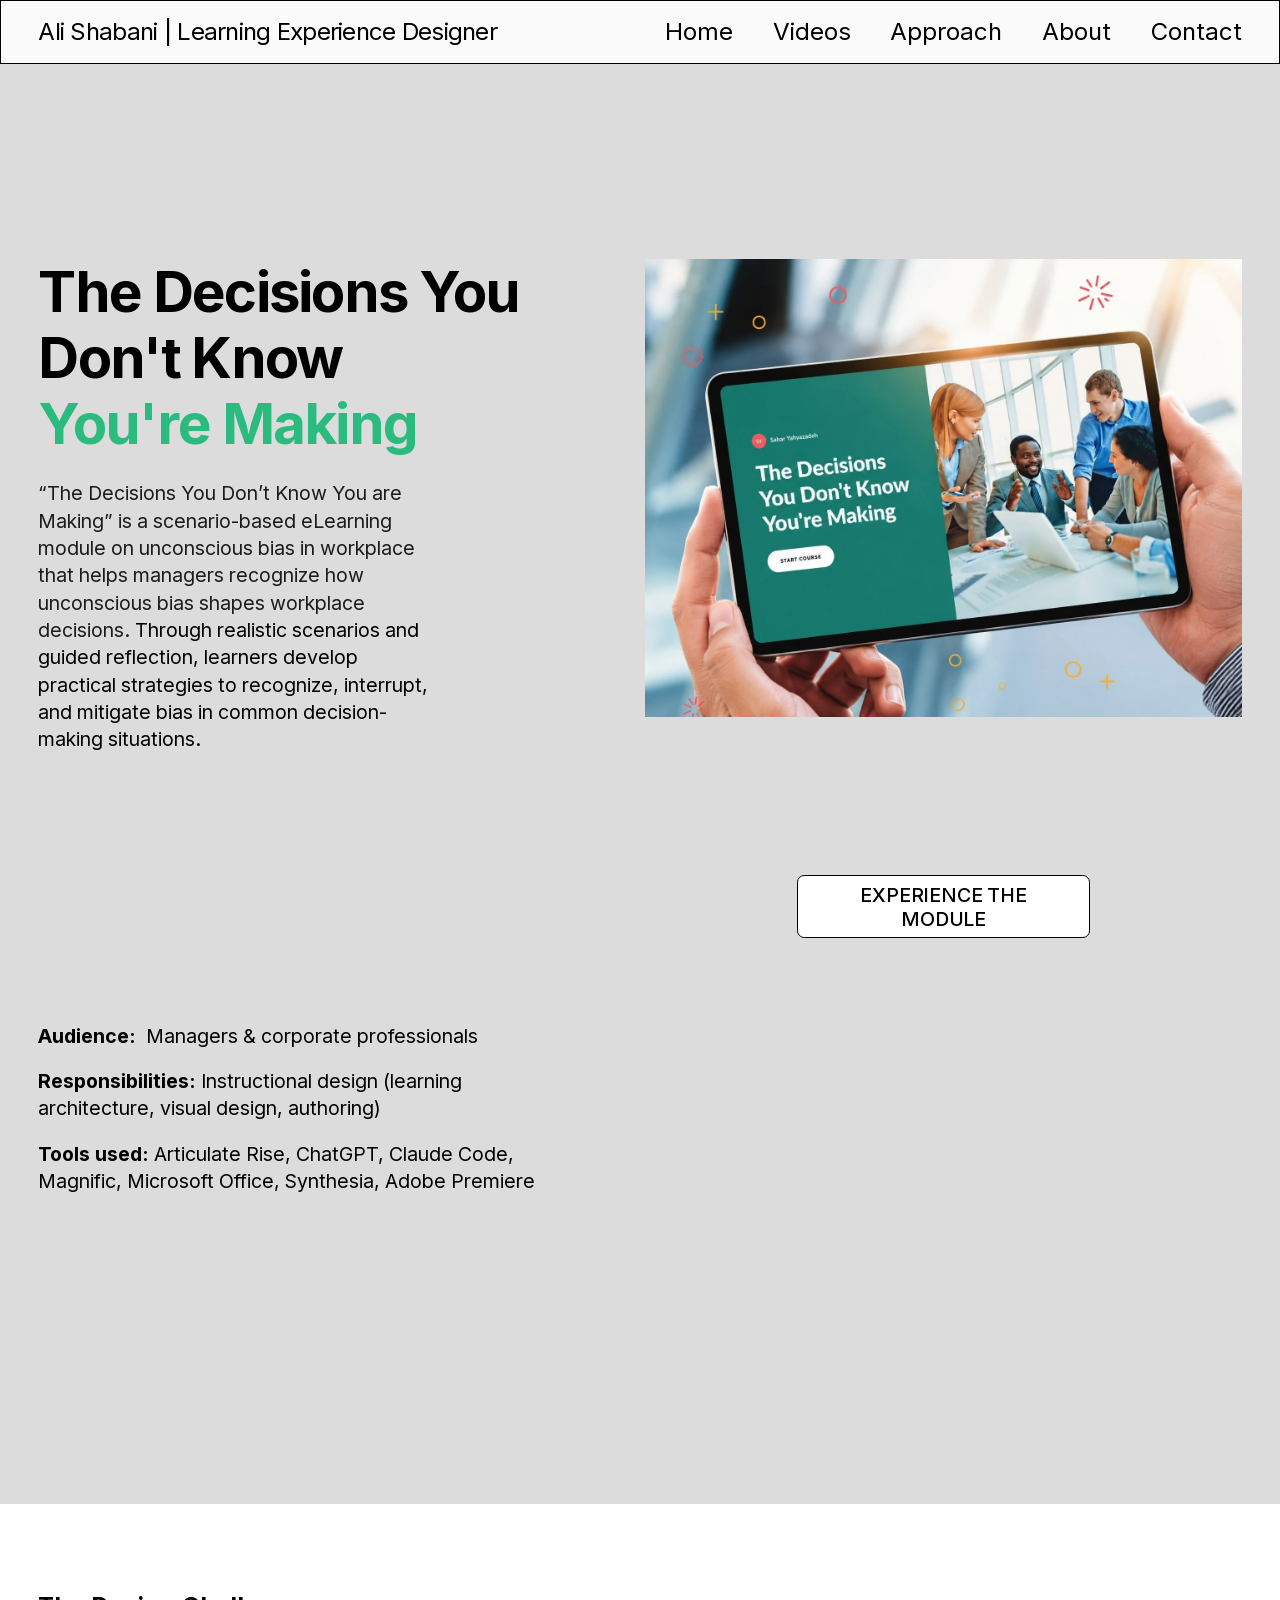
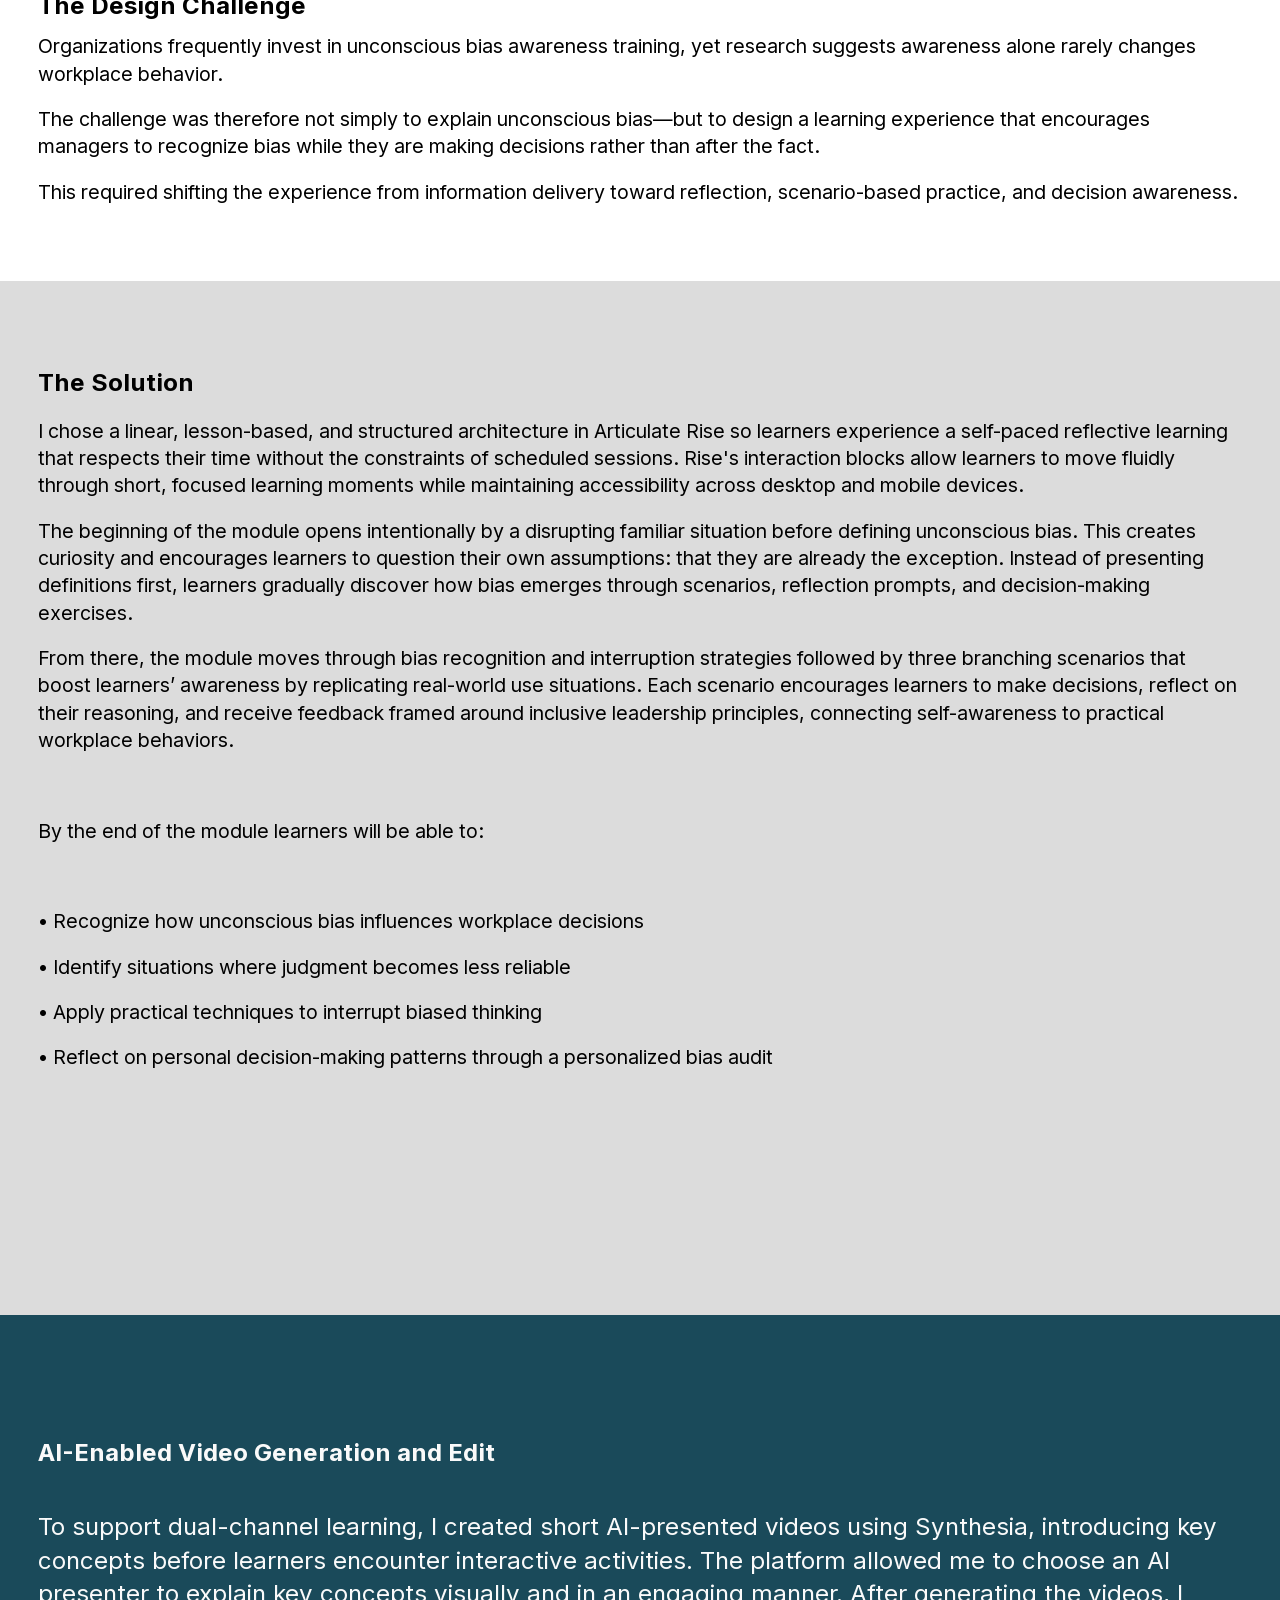
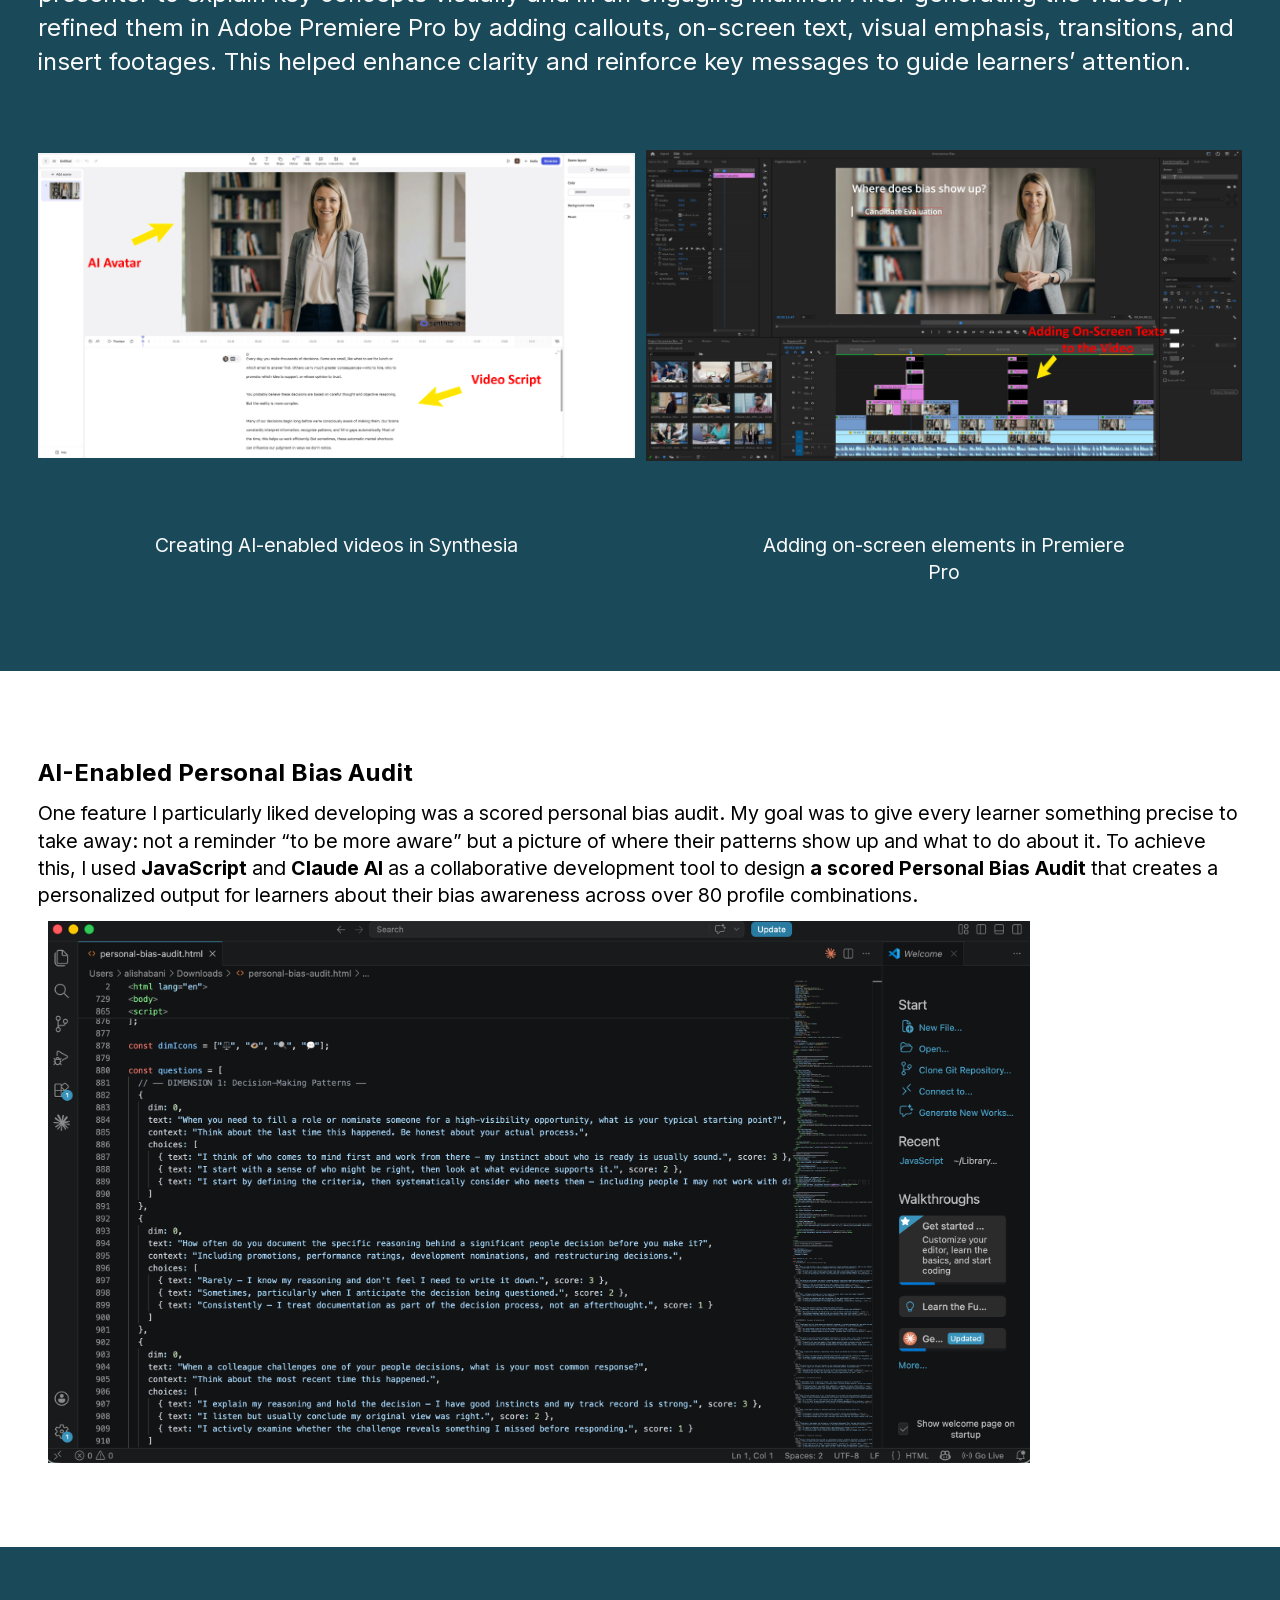
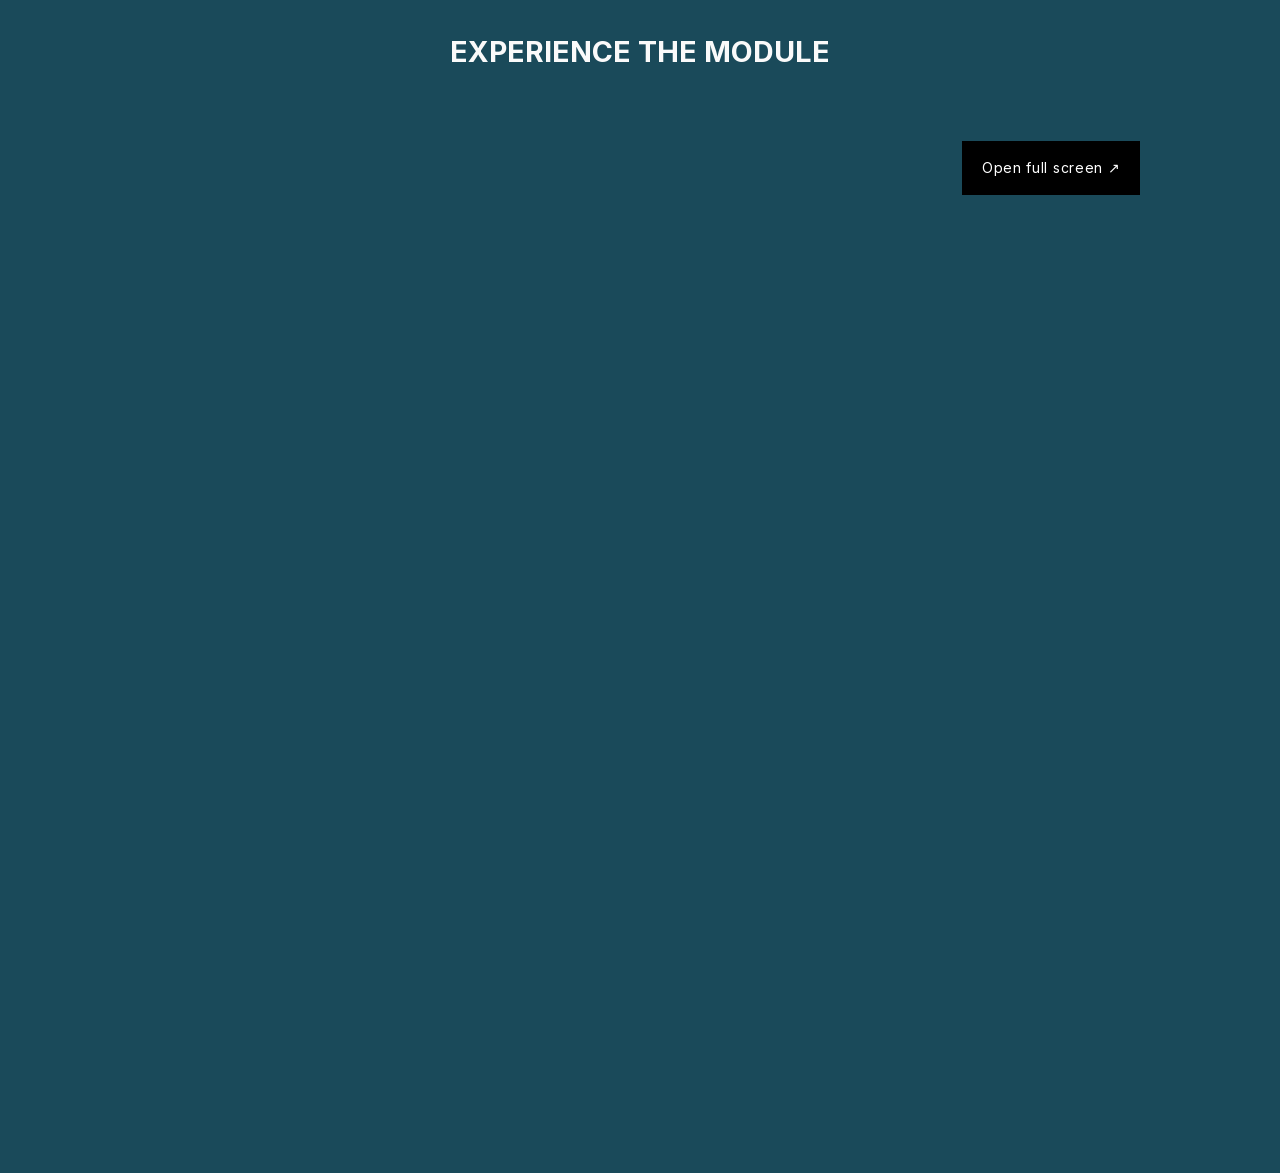
<file: unconscious-bias/index.html>
<!DOCTYPE html>
<html lang="en-CA" xmlns:fb="http://www.facebook.com/2008/fbml" xmlns:og="http://opengraphprotocol.org/schema/">
<head>
<meta content="IE=edge,chrome=1" http-equiv="X-UA-Compatible"/>
<meta content="width=device-width, initial-scale=1" name="viewport"/>

<base href=""/>
<meta charset="utf-8"/>
<title>Unconscious bias — Ali Shabani | Learning Experience Designer</title>
<meta content="Sec-CH-UA-Platform-Version, Sec-CH-UA-Model" http-equiv="Accept-CH"/>
<link href="https://www.innerplexity.com/unconscious-bias" rel="canonical"/>
<meta content="Ali Shabani | Learning Experience Designer" property="og:site_name"/>
<meta content="Unconscious bias — Ali Shabani | Learning Experience Designer" property="og:title"/>
<meta content="https://www.innerplexity.com/unconscious-bias" property="og:url"/>
<meta content="website" property="og:type"/>
<meta content="Unconscious bias — Ali Shabani | Learning Experience Designer" itemprop="name"/>
<meta content="https://www.innerplexity.com/unconscious-bias" itemprop="url"/>
<meta content="Unconscious bias — Ali Shabani | Learning Experience Designer" name="twitter:title"/>
<meta content="https://www.innerplexity.com/unconscious-bias" name="twitter:url"/>
<meta content="summary" name="twitter:card"/>
<meta content="" name="description"/>


<style data-sqsp-font-ids="6a31363e691a2d058d1a1524">
/* vietnamese */
@font-face {
  font-family: 'Inter';
  font-style: italic;
  font-weight: 700;
  font-display: swap;
  src: url('../assets/fonts/43b885bd-vietnamese.woff2') format('woff2');
  unicode-range: U+0102-0103, U+0110-0111, U+0128-0129, U+0168-0169, U+01A0-01A1, U+01AF-01B0, U+0300-0301, U+0303-0304, U+0308-0309, U+0323, U+0329, U+1EA0-1EF9, U+20AB;
}
/* cyrillic */
@font-face {
  font-family: 'Inter';
  font-style: italic;
  font-weight: 700;
  font-display: swap;
  src: url('../assets/fonts/abae1e68-cyrillic.woff2') format('woff2');
  unicode-range: U+0301, U+0400-045F, U+0490-0491, U+04B0-04B1, U+2116;
}
/* greek */
@font-face {
  font-family: 'Inter';
  font-style: italic;
  font-weight: 700;
  font-display: swap;
  src: url('../assets/fonts/77de0f30-greek.woff2') format('woff2');
  unicode-range: U+0370-0377, U+037A-037F, U+0384-038A, U+038C, U+038E-03A1, U+03A3-03FF;
}
/* greek-ext */
@font-face {
  font-family: 'Inter';
  font-style: italic;
  font-weight: 700;
  font-display: swap;
  src: url('../assets/fonts/a1b8ee65-greek-ext.woff2') format('woff2');
  unicode-range: U+1F00-1FFF;
}
/* latin */
@font-face {
  font-family: 'Inter';
  font-style: italic;
  font-weight: 700;
  font-display: swap;
  src: url('../assets/fonts/f54c4727-latin.woff2') format('woff2');
  unicode-range: U+0000-00FF, U+0131, U+0152-0153, U+02BB-02BC, U+02C6, U+02DA, U+02DC, U+0304, U+0308, U+0329, U+2000-206F, U+20AC, U+2122, U+2191, U+2193, U+2212, U+2215, U+FEFF, U+FFFD;
}
/* cyrillic-ext */
@font-face {
  font-family: 'Inter';
  font-style: italic;
  font-weight: 700;
  font-display: swap;
  src: url('../assets/fonts/4ec15bb5-cyrillic-ext.woff2') format('woff2');
  unicode-range: U+0460-052F, U+1C80-1C8A, U+20B4, U+2DE0-2DFF, U+A640-A69F, U+FE2E-FE2F;
}
/* latin-ext */
@font-face {
  font-family: 'Inter';
  font-style: italic;
  font-weight: 700;
  font-display: swap;
  src: url('../assets/fonts/b545ee98-latin-ext.woff2') format('woff2');
  unicode-range: U+0100-02BA, U+02BD-02C5, U+02C7-02CC, U+02CE-02D7, U+02DD-02FF, U+0304, U+0308, U+0329, U+1D00-1DBF, U+1E00-1E9F, U+1EF2-1EFF, U+2020, U+20A0-20AB, U+20AD-20C0, U+2113, U+2C60-2C7F, U+A720-A7FF;
}
/* cyrillic */
@font-face {
  font-family: 'Inter';
  font-style: italic;
  font-weight: 400;
  font-display: swap;
  src: url('../assets/fonts/d3fb858e-cyrillic.woff2') format('woff2');
  unicode-range: U+0301, U+0400-045F, U+0490-0491, U+04B0-04B1, U+2116;
}
/* vietnamese */
@font-face {
  font-family: 'Inter';
  font-style: italic;
  font-weight: 400;
  font-display: swap;
  src: url('../assets/fonts/e8210424-vietnamese.woff2') format('woff2');
  unicode-range: U+0102-0103, U+0110-0111, U+0128-0129, U+0168-0169, U+01A0-01A1, U+01AF-01B0, U+0300-0301, U+0303-0304, U+0308-0309, U+0323, U+0329, U+1EA0-1EF9, U+20AB;
}
/* latin-ext */
@font-face {
  font-family: 'Inter';
  font-style: italic;
  font-weight: 400;
  font-display: swap;
  src: url('../assets/fonts/5151666f-latin-ext.woff2') format('woff2');
  unicode-range: U+0100-02BA, U+02BD-02C5, U+02C7-02CC, U+02CE-02D7, U+02DD-02FF, U+0304, U+0308, U+0329, U+1D00-1DBF, U+1E00-1E9F, U+1EF2-1EFF, U+2020, U+20A0-20AB, U+20AD-20C0, U+2113, U+2C60-2C7F, U+A720-A7FF;
}
/* latin */
@font-face {
  font-family: 'Inter';
  font-style: italic;
  font-weight: 400;
  font-display: swap;
  src: url('../assets/fonts/429e26ea-latin.woff2') format('woff2');
  unicode-range: U+0000-00FF, U+0131, U+0152-0153, U+02BB-02BC, U+02C6, U+02DA, U+02DC, U+0304, U+0308, U+0329, U+2000-206F, U+20AC, U+2122, U+2191, U+2193, U+2212, U+2215, U+FEFF, U+FFFD;
}
/* greek-ext */
@font-face {
  font-family: 'Inter';
  font-style: italic;
  font-weight: 400;
  font-display: swap;
  src: url('../assets/fonts/dc8ef5c0-greek-ext.woff2') format('woff2');
  unicode-range: U+1F00-1FFF;
}
/* cyrillic-ext */
@font-face {
  font-family: 'Inter';
  font-style: italic;
  font-weight: 400;
  font-display: swap;
  src: url('../assets/fonts/33eec106-cyrillic-ext.woff2') format('woff2');
  unicode-range: U+0460-052F, U+1C80-1C8A, U+20B4, U+2DE0-2DFF, U+A640-A69F, U+FE2E-FE2F;
}
/* greek */
@font-face {
  font-family: 'Inter';
  font-style: italic;
  font-weight: 400;
  font-display: swap;
  src: url('../assets/fonts/e639d1a4-greek.woff2') format('woff2');
  unicode-range: U+0370-0377, U+037A-037F, U+0384-038A, U+038C, U+038E-03A1, U+03A3-03FF;
}
/* cyrillic-ext */
@font-face {
  font-family: 'Inter';
  font-style: normal;
  font-weight: 500;
  font-display: swap;
  src: url('../assets/fonts/0c454122-cyrillic-ext.woff2') format('woff2');
  unicode-range: U+0460-052F, U+1C80-1C8A, U+20B4, U+2DE0-2DFF, U+A640-A69F, U+FE2E-FE2F;
}
/* cyrillic */
@font-face {
  font-family: 'Inter';
  font-style: normal;
  font-weight: 500;
  font-display: swap;
  src: url('../assets/fonts/30392945-cyrillic.woff2') format('woff2');
  unicode-range: U+0301, U+0400-045F, U+0490-0491, U+04B0-04B1, U+2116;
}
/* greek */
@font-face {
  font-family: 'Inter';
  font-style: normal;
  font-weight: 500;
  font-display: swap;
  src: url('../assets/fonts/ab9667b0-greek.woff2') format('woff2');
  unicode-range: U+0370-0377, U+037A-037F, U+0384-038A, U+038C, U+038E-03A1, U+03A3-03FF;
}
/* greek-ext */
@font-face {
  font-family: 'Inter';
  font-style: normal;
  font-weight: 500;
  font-display: swap;
  src: url('../assets/fonts/546a0214-greek-ext.woff2') format('woff2');
  unicode-range: U+1F00-1FFF;
}
/* vietnamese */
@font-face {
  font-family: 'Inter';
  font-style: normal;
  font-weight: 500;
  font-display: swap;
  src: url('../assets/fonts/432aa354-vietnamese.woff2') format('woff2');
  unicode-range: U+0102-0103, U+0110-0111, U+0128-0129, U+0168-0169, U+01A0-01A1, U+01AF-01B0, U+0300-0301, U+0303-0304, U+0308-0309, U+0323, U+0329, U+1EA0-1EF9, U+20AB;
}
/* latin */
@font-face {
  font-family: 'Inter';
  font-style: normal;
  font-weight: 500;
  font-display: swap;
  src: url('../assets/fonts/935205cf-latin.woff2') format('woff2');
  unicode-range: U+0000-00FF, U+0131, U+0152-0153, U+02BB-02BC, U+02C6, U+02DA, U+02DC, U+0304, U+0308, U+0329, U+2000-206F, U+20AC, U+2122, U+2191, U+2193, U+2212, U+2215, U+FEFF, U+FFFD;
}
/* latin-ext */
@font-face {
  font-family: 'Inter';
  font-style: normal;
  font-weight: 500;
  font-display: swap;
  src: url('../assets/fonts/702f4d93-latin-ext.woff2') format('woff2');
  unicode-range: U+0100-02BA, U+02BD-02C5, U+02C7-02CC, U+02CE-02D7, U+02DD-02FF, U+0304, U+0308, U+0329, U+1D00-1DBF, U+1E00-1E9F, U+1EF2-1EFF, U+2020, U+20A0-20AB, U+20AD-20C0, U+2113, U+2C60-2C7F, U+A720-A7FF;
}
/* vietnamese */
@font-face {
  font-family: 'Inter';
  font-style: normal;
  font-weight: 700;
  font-display: swap;
  src: url('../assets/fonts/4113b352-vietnamese.woff2') format('woff2');
  unicode-range: U+0102-0103, U+0110-0111, U+0128-0129, U+0168-0169, U+01A0-01A1, U+01AF-01B0, U+0300-0301, U+0303-0304, U+0308-0309, U+0323, U+0329, U+1EA0-1EF9, U+20AB;
}
/* latin */
@font-face {
  font-family: 'Inter';
  font-style: normal;
  font-weight: 700;
  font-display: swap;
  src: url('../assets/fonts/b649195f-latin.woff2') format('woff2');
  unicode-range: U+0000-00FF, U+0131, U+0152-0153, U+02BB-02BC, U+02C6, U+02DA, U+02DC, U+0304, U+0308, U+0329, U+2000-206F, U+20AC, U+2122, U+2191, U+2193, U+2212, U+2215, U+FEFF, U+FFFD;
}
/* cyrillic-ext */
@font-face {
  font-family: 'Inter';
  font-style: normal;
  font-weight: 700;
  font-display: swap;
  src: url('../assets/fonts/66c18e4b-cyrillic-ext.woff2') format('woff2');
  unicode-range: U+0460-052F, U+1C80-1C8A, U+20B4, U+2DE0-2DFF, U+A640-A69F, U+FE2E-FE2F;
}
/* latin-ext */
@font-face {
  font-family: 'Inter';
  font-style: normal;
  font-weight: 700;
  font-display: swap;
  src: url('../assets/fonts/c0b7ce99-latin-ext.woff2') format('woff2');
  unicode-range: U+0100-02BA, U+02BD-02C5, U+02C7-02CC, U+02CE-02D7, U+02DD-02FF, U+0304, U+0308, U+0329, U+1D00-1DBF, U+1E00-1E9F, U+1EF2-1EFF, U+2020, U+20A0-20AB, U+20AD-20C0, U+2113, U+2C60-2C7F, U+A720-A7FF;
}
/* cyrillic */
@font-face {
  font-family: 'Inter';
  font-style: normal;
  font-weight: 700;
  font-display: swap;
  src: url('../assets/fonts/af0b57b3-cyrillic.woff2') format('woff2');
  unicode-range: U+0301, U+0400-045F, U+0490-0491, U+04B0-04B1, U+2116;
}
/* greek-ext */
@font-face {
  font-family: 'Inter';
  font-style: normal;
  font-weight: 700;
  font-display: swap;
  src: url('../assets/fonts/91ca4c6c-greek-ext.woff2') format('woff2');
  unicode-range: U+1F00-1FFF;
}
/* greek */
@font-face {
  font-family: 'Inter';
  font-style: normal;
  font-weight: 700;
  font-display: swap;
  src: url('../assets/fonts/c75aaa21-greek.woff2') format('woff2');
  unicode-range: U+0370-0377, U+037A-037F, U+0384-038A, U+038C, U+038E-03A1, U+03A3-03FF;
}
/* greek-ext */
@font-face {
  font-family: 'Inter';
  font-style: normal;
  font-weight: 400;
  font-display: swap;
  src: url('../assets/fonts/46ea1c70-greek-ext.woff2') format('woff2');
  unicode-range: U+1F00-1FFF;
}
/* latin */
@font-face {
  font-family: 'Inter';
  font-style: normal;
  font-weight: 400;
  font-display: swap;
  src: url('../assets/fonts/ac496057-latin.woff2') format('woff2');
  unicode-range: U+0000-00FF, U+0131, U+0152-0153, U+02BB-02BC, U+02C6, U+02DA, U+02DC, U+0304, U+0308, U+0329, U+2000-206F, U+20AC, U+2122, U+2191, U+2193, U+2212, U+2215, U+FEFF, U+FFFD;
}
/* cyrillic */
@font-face {
  font-family: 'Inter';
  font-style: normal;
  font-weight: 400;
  font-display: swap;
  src: url('../assets/fonts/c9c27ed9-cyrillic.woff2') format('woff2');
  unicode-range: U+0301, U+0400-045F, U+0490-0491, U+04B0-04B1, U+2116;
}
/* latin-ext */
@font-face {
  font-family: 'Inter';
  font-style: normal;
  font-weight: 400;
  font-display: swap;
  src: url('../assets/fonts/b050ea96-latin-ext.woff2') format('woff2');
  unicode-range: U+0100-02BA, U+02BD-02C5, U+02C7-02CC, U+02CE-02D7, U+02DD-02FF, U+0304, U+0308, U+0329, U+1D00-1DBF, U+1E00-1E9F, U+1EF2-1EFF, U+2020, U+20A0-20AB, U+20AD-20C0, U+2113, U+2C60-2C7F, U+A720-A7FF;
}
/* greek */
@font-face {
  font-family: 'Inter';
  font-style: normal;
  font-weight: 400;
  font-display: swap;
  src: url('../assets/fonts/b557cbe0-greek.woff2') format('woff2');
  unicode-range: U+0370-0377, U+037A-037F, U+0384-038A, U+038C, U+038E-03A1, U+03A3-03FF;
}
/* vietnamese */
@font-face {
  font-family: 'Inter';
  font-style: normal;
  font-weight: 400;
  font-display: swap;
  src: url('../assets/fonts/0887871a-vietnamese.woff2') format('woff2');
  unicode-range: U+0102-0103, U+0110-0111, U+0128-0129, U+0168-0169, U+01A0-01A1, U+01AF-01B0, U+0300-0301, U+0303-0304, U+0308-0309, U+0323, U+0329, U+1EA0-1EF9, U+20AB;
}
/* cyrillic-ext */
@font-face {
  font-family: 'Inter';
  font-style: normal;
  font-weight: 400;
  font-display: swap;
  src: url('../assets/fonts/81eea474-cyrillic-ext.woff2') format('woff2');
  unicode-range: U+0460-052F, U+1C80-1C8A, U+20B4, U+2DE0-2DFF, U+A640-A69F, U+FE2E-FE2F;
}
</style>










<link href="../css/user-account-core-9e71a27471c677cb-min.en-US.css" rel="stylesheet" type="text/css"/>
<link href="../css/component-button.css" rel="stylesheet" type="text/css"/><link href="../css/component-imageFluid.css" rel="stylesheet" type="text/css"/><link href="../css/component-html.css" rel="stylesheet" type="text/css"/><link href="../css/component-code.css" rel="stylesheet" type="text/css"/><script type="application/ld+json">{"url":"https://www.innerplexity.com","name":"Ali Shabani | Learning Experience Designer","description":"","@context":"http://schema.org","@type":"WebSite"}</script><link href="../css/site.css" rel="stylesheet" type="text/css"/><link href="../css/static.css" rel="stylesheet" type="text/css"/>

<style id="static-fixes">
/* static-site fixes */
.preFade, .preSlide, .preScale, .preClip, .preFlex { opacity: 1 !important; transform: none !important; clip-path: none !important; }
header, footer, section > .content-wrapper { animation: none !important; }
.page-section[data-animation] { opacity: 1 !important; transform: none !important; }
.sqs-announcement-bar-dropzone:empty { display: none; }
.header-actions-action--cart, .showOnMobile .header-menu-cart, .header-menu-cart { display: none !important; }
img[data-load="false"] { opacity: 1 !important; }
.sqs-block-video .video-block-wrapper video { width: 100%; height: 100%; display: block; }
</style></head>
<body class="primary-button-style-solid primary-button-shape-rounded secondary-button-style-outline secondary-button-shape-underline tertiary-button-style-outline tertiary-button-shape-underline form-field-style-outline form-field-shape-square form-field-border-all form-field-hover-focus-opacity form-field-checkbox-type-icon form-field-checkbox-fill-outline form-field-checkbox-color-normal form-field-checkbox-shape-square form-field-checkbox-layout-stack form-field-radio-type-icon form-field-radio-fill-outline form-field-radio-color-normal form-field-radio-shape-square form-field-radio-layout-stack form-field-survey-fill-outline form-field-survey-color-normal form-field-survey-shape-square form-submit-button-style-bar tweak-global-animations-enabled tweak-global-animations-animation-type-fade tweak-global-animations-animation-curve-ease image-block-poster-text-alignment-center image-block-card-content-position-center image-block-card-text-alignment-left image-block-overlap-content-position-center image-block-overlap-text-alignment-left image-block-collage-content-position-center image-block-collage-text-alignment-center image-block-stack-text-alignment-left tweak-blog-alternating-side-by-side-width-full tweak-blog-alternating-side-by-side-image-aspect-ratio-11-square tweak-blog-alternating-side-by-side-text-alignment-left tweak-blog-alternating-side-by-side-read-more-style-hide tweak-blog-alternating-side-by-side-image-text-alignment-middle tweak-blog-alternating-side-by-side-delimiter-bullet tweak-blog-alternating-side-by-side-meta-position-top tweak-blog-alternating-side-by-side-primary-meta-categories tweak-blog-alternating-side-by-side-secondary-meta-date tweak-blog-alternating-side-by-side-excerpt-show form-use-theme-colors tweak-global-animations-complexity-level-detailed tweak-global-animations-animation-style-fade tweak-blog-masonry-width-inset tweak-blog-masonry-text-alignment-center tweak-blog-masonry-primary-meta-categories tweak-blog-masonry-secondary-meta-date tweak-blog-masonry-meta-position-top tweak-blog-masonry-read-more-style-hide tweak-blog-masonry-delimiter-space tweak-blog-masonry-image-placement-above tweak-blog-masonry-excerpt-show tweak-portfolio-grid-overlay-width-full tweak-portfolio-grid-overlay-height-large tweak-portfolio-grid-overlay-image-aspect-ratio-11-square tweak-portfolio-grid-overlay-text-placement-center tweak-portfolio-grid-overlay-show-text-after-hover tweak-blog-single-column-width-inset tweak-blog-single-column-text-alignment-center tweak-blog-single-column-image-placement-above tweak-blog-single-column-delimiter-bullet tweak-blog-single-column-read-more-style-show tweak-blog-single-column-primary-meta-categories tweak-blog-single-column-secondary-meta-date tweak-blog-single-column-meta-position-top tweak-blog-single-column-content-full-post header-width-full tweak-fixed-header tweak-fixed-header-style-basic tweak-blog-item-width-narrow tweak-blog-item-text-alignment-left tweak-blog-item-meta-position-above-title tweak-blog-item-show-date tweak-blog-item-delimiter-bullet tweak-blog-side-by-side-width-inset tweak-blog-side-by-side-image-placement-left tweak-blog-side-by-side-image-aspect-ratio-11-square tweak-blog-side-by-side-primary-meta-categories tweak-blog-side-by-side-secondary-meta-date tweak-blog-side-by-side-meta-position-top tweak-blog-side-by-side-text-alignment-left tweak-blog-side-by-side-image-text-alignment-middle tweak-blog-side-by-side-read-more-style-show tweak-blog-side-by-side-delimiter-bullet tweak-blog-side-by-side-excerpt-show tweak-events-stacked-width-full tweak-events-stacked-height-large tweak-events-stacked-show-thumbnails tweak-events-stacked-thumbnail-size-32-standard tweak-events-stacked-date-style-with-text tweak-events-stacked-show-time tweak-events-stacked-show-location tweak-events-stacked-show-excerpt tweak-blog-basic-grid-width-full tweak-blog-basic-grid-image-aspect-ratio-32-standard tweak-blog-basic-grid-text-alignment-left tweak-blog-basic-grid-delimiter-bullet tweak-blog-basic-grid-image-placement-above tweak-blog-basic-grid-read-more-style-show tweak-blog-basic-grid-primary-meta-categories tweak-blog-basic-grid-secondary-meta-date tweak-blog-basic-grid-excerpt-show tweak-portfolio-grid-basic-width-full tweak-portfolio-grid-basic-height-small tweak-portfolio-grid-basic-image-aspect-ratio-11-square tweak-portfolio-grid-basic-text-alignment-left tweak-portfolio-grid-basic-hover-effect-fade header-overlay-alignment-left tweak-portfolio-index-background-link-format-stacked tweak-portfolio-index-background-width-full tweak-portfolio-index-background-height-large tweak-portfolio-index-background-vertical-alignment-middle tweak-portfolio-index-background-horizontal-alignment-center tweak-portfolio-index-background-delimiter-none tweak-portfolio-index-background-animation-type-fade tweak-portfolio-index-background-animation-duration-medium tweak-portfolio-hover-follow-layout-inline tweak-portfolio-hover-follow-delimiter-bullet tweak-portfolio-hover-follow-animation-type-fade tweak-portfolio-hover-follow-animation-duration-fast tweak-portfolio-hover-static-layout-inline tweak-portfolio-hover-static-front tweak-portfolio-hover-static-delimiter-hyphen tweak-portfolio-hover-static-animation-type-fade tweak-portfolio-hover-static-animation-duration-fast hide-opentable-icons opentable-style-dark tweak-product-quick-view-button-style-floating tweak-product-quick-view-button-position-center tweak-product-quick-view-lightbox-excerpt-display-truncate tweak-product-quick-view-lightbox-show-arrows tweak-product-quick-view-lightbox-show-close-button tweak-product-quick-view-lightbox-controls-weight-light native-currency-code-cad collection-type-page collection-layout-default collection-69ecde357037f85bcf031e5e mobile-style-available sqs-seven-one" id="collection-69ecde357037f85bcf031e5e" tabindex="-1">
<div class="clearfix site-wrapper" id="siteWrapper">
<div class="floating-cart hidden" id="floatingCart">

</div>
<header class="header theme-col--primary" data-controller="Header" data-current-styles='{
                                                                                                                                                                                                                                                                                                                                                                                                                                                            "layout": "navRight",
                                                                                                                                                                                                                                                                                                                                                                                                                                                            "action": {
                                                                                                                                                                                                                                                                                                                                                                                                                                                              "href": "/#contact",
                                                                                                                                                                                                                                                                                                                                                                                                                                                              "buttonText": "Contact",
                                                                                                                                                                                                                                                                                                                                                                                                                                                              "newWindow": false
                                                                                                                                                                                                                                                                                                                                                                                                                                                            },
                                                                                                                                                                                                                                                                                                                                                                                                                                                            "showSocial": false,
                                                                                                                                                                                                                                                                                                                                                                                                                                                            "socialOptions": {
                                                                                                                                                                                                                                                                                                                                                                                                                                                              "socialBorderShape": "none",
                                                                                                                                                                                                                                                                                                                                                                                                                                                              "socialBorderStyle": "outline",
                                                                                                                                                                                                                                                                                                                                                                                                                                                              "socialBorderThickness": {
                                                                                                                                                                                                                                                                                                                                                                                                                                                                "unit": "px",
                                                                                                                                                                                                                                                                                                                                                                                                                                                                "value": 1.0
                                                                                                                                                                                                                                                                                                                                                                                                                                                              }
                                                                                                                                                                                                                                                                                                                                                                                                                                                            },
                                                                                                                                                                                                                                                                                                                                                                                                                                                            "menuOverlayTheme": "light",
                                                                                                                                                                                                                                                                                                                                                                                                                                                            "menuOverlayAnimation": "fade",
                                                                                                                                                                                                                                                                                                                                                                                                                                                            "cartStyle": "text",
                                                                                                                                                                                                                                                                                                                                                                                                                                                            "cartText": "Cart",
                                                                                                                                                                                                                                                                                                                                                                                                                                                            "showEmptyCartState": true,
                                                                                                                                                                                                                                                                                                                                                                                                                                                            "cartOptions": {
                                                                                                                                                                                                                                                                                                                                                                                                                                                              "iconType": "stroke-1",
                                                                                                                                                                                                                                                                                                                                                                                                                                                              "cartBorderShape": "none",
                                                                                                                                                                                                                                                                                                                                                                                                                                                              "cartBorderStyle": "outline",
                                                                                                                                                                                                                                                                                                                                                                                                                                                              "cartBorderThickness": {
                                                                                                                                                                                                                                                                                                                                                                                                                                                                "unit": "px",
                                                                                                                                                                                                                                                                                                                                                                                                                                                                "value": 1.0
                                                                                                                                                                                                                                                                                                                                                                                                                                                              }
                                                                                                                                                                                                                                                                                                                                                                                                                                                            },
                                                                                                                                                                                                                                                                                                                                                                                                                                                            "showButton": false,
                                                                                                                                                                                                                                                                                                                                                                                                                                                            "showCart": false,
                                                                                                                                                                                                                                                                                                                                                                                                                                                            "showAccountLogin": false,
                                                                                                                                                                                                                                                                                                                                                                                                                                                            "headerStyle": "solid",
                                                                                                                                                                                                                                                                                                                                                                                                                                                            "languagePicker": {
                                                                                                                                                                                                                                                                                                                                                                                                                                                              "enabled": false,
                                                                                                                                                                                                                                                                                                                                                                                                                                                              "iconEnabled": false,
                                                                                                                                                                                                                                                                                                                                                                                                                                                              "iconType": "globe",
                                                                                                                                                                                                                                                                                                                                                                                                                                                              "flagShape": "shiny",
                                                                                                                                                                                                                                                                                                                                                                                                                                                              "languageFlags": [ ]
                                                                                                                                                                                                                                                                                                                                                                                                                                                            },
                                                                                                                                                                                                                                                                                                                                                                                                                                                            "iconOptions": {
                                                                                                                                                                                                                                                                                                                                                                                                                                                              "desktopDropdownIconOptions": {
                                                                                                                                                                                                                                                                                                                                                                                                                                                                "size": {
                                                                                                                                                                                                                                                                                                                                                                                                                                                                  "unit": "em",
                                                                                                                                                                                                                                                                                                                                                                                                                                                                  "value": 1.0
                                                                                                                                                                                                                                                                                                                                                                                                                                                                },
                                                                                                                                                                                                                                                                                                                                                                                                                                                                "iconSpacing": {
                                                                                                                                                                                                                                                                                                                                                                                                                                                                  "unit": "em",
                                                                                                                                                                                                                                                                                                                                                                                                                                                                  "value": 0.35
                                                                                                                                                                                                                                                                                                                                                                                                                                                                },
                                                                                                                                                                                                                                                                                                                                                                                                                                                                "strokeWidth": {
                                                                                                                                                                                                                                                                                                                                                                                                                                                                  "unit": "px",
                                                                                                                                                                                                                                                                                                                                                                                                                                                                  "value": 1.0
                                                                                                                                                                                                                                                                                                                                                                                                                                                                },
                                                                                                                                                                                                                                                                                                                                                                                                                                                                "endcapType": "square",
                                                                                                                                                                                                                                                                                                                                                                                                                                                                "folderDropdownIcon": "none",
                                                                                                                                                                                                                                                                                                                                                                                                                                                                "languagePickerIcon": "openArrowHead"
                                                                                                                                                                                                                                                                                                                                                                                                                                                              },
                                                                                                                                                                                                                                                                                                                                                                                                                                                              "mobileDropdownIconOptions": {
                                                                                                                                                                                                                                                                                                                                                                                                                                                                "size": {
                                                                                                                                                                                                                                                                                                                                                                                                                                                                  "unit": "em",
                                                                                                                                                                                                                                                                                                                                                                                                                                                                  "value": 1.0
                                                                                                                                                                                                                                                                                                                                                                                                                                                                },
                                                                                                                                                                                                                                                                                                                                                                                                                                                                "iconSpacing": {
                                                                                                                                                                                                                                                                                                                                                                                                                                                                  "unit": "em",
                                                                                                                                                                                                                                                                                                                                                                                                                                                                  "value": 0.15
                                                                                                                                                                                                                                                                                                                                                                                                                                                                },
                                                                                                                                                                                                                                                                                                                                                                                                                                                                "strokeWidth": {
                                                                                                                                                                                                                                                                                                                                                                                                                                                                  "unit": "px",
                                                                                                                                                                                                                                                                                                                                                                                                                                                                  "value": 0.5
                                                                                                                                                                                                                                                                                                                                                                                                                                                                },
                                                                                                                                                                                                                                                                                                                                                                                                                                                                "endcapType": "square",
                                                                                                                                                                                                                                                                                                                                                                                                                                                                "folderDropdownIcon": "openArrowHead",
                                                                                                                                                                                                                                                                                                                                                                                                                                                                "languagePickerIcon": "openArrowHead"
                                                                                                                                                                                                                                                                                                                                                                                                                                                              }
                                                                                                                                                                                                                                                                                                                                                                                                                                                            },
                                                                                                                                                                                                                                                                                                                                                                                                                                                            "mobileOptions": {
                                                                                                                                                                                                                                                                                                                                                                                                                                                              "layout": "logoLeftNavRight",
                                                                                                                                                                                                                                                                                                                                                                                                                                                              "menuIconOptions": {
                                                                                                                                                                                                                                                                                                                                                                                                                                                                "style": "doubleLineHamburger",
                                                                                                                                                                                                                                                                                                                                                                                                                                                                "thickness": {
                                                                                                                                                                                                                                                                                                                                                                                                                                                                  "unit": "px",
                                                                                                                                                                                                                                                                                                                                                                                                                                                                  "value": 2.0
                                                                                                                                                                                                                                                                                                                                                                                                                                                                }
                                                                                                                                                                                                                                                                                                                                                                                                                                                              }
                                                                                                                                                                                                                                                                                                                                                                                                                                                            },
                                                                                                                                                                                                                                                                                                                                                                                                                                                            "solidOptions": {
                                                                                                                                                                                                                                                                                                                                                                                                                                                              "headerOpacity": {
                                                                                                                                                                                                                                                                                                                                                                                                                                                                "unit": "%",
                                                                                                                                                                                                                                                                                                                                                                                                                                                                "value": 100.0
                                                                                                                                                                                                                                                                                                                                                                                                                                                              },
                                                                                                                                                                                                                                                                                                                                                                                                                                                              "blurBackground": {
                                                                                                                                                                                                                                                                                                                                                                                                                                                                "enabled": false,
                                                                                                                                                                                                                                                                                                                                                                                                                                                                "blurRadius": {
                                                                                                                                                                                                                                                                                                                                                                                                                                                                  "unit": "px",
                                                                                                                                                                                                                                                                                                                                                                                                                                                                  "value": 12.0
                                                                                                                                                                                                                                                                                                                                                                                                                                                                }
                                                                                                                                                                                                                                                                                                                                                                                                                                                              },
                                                                                                                                                                                                                                                                                                                                                                                                                                                              "backgroundColor": {
                                                                                                                                                                                                                                                                                                                                                                                                                                                                "type": "SITE_PALETTE_COLOR",
                                                                                                                                                                                                                                                                                                                                                                                                                                                                "sitePaletteColor": {
                                                                                                                                                                                                                                                                                                                                                                                                                                                                  "colorName": "white",
                                                                                                                                                                                                                                                                                                                                                                                                                                                                  "alphaModifier": 1.0
                                                                                                                                                                                                                                                                                                                                                                                                                                                                }
                                                                                                                                                                                                                                                                                                                                                                                                                                                              }
                                                                                                                                                                                                                                                                                                                                                                                                                                                            },
                                                                                                                                                                                                                                                                                                                                                                                                                                                            "gradientOptions": {
                                                                                                                                                                                                                                                                                                                                                                                                                                                              "gradientType": "faded",
                                                                                                                                                                                                                                                                                                                                                                                                                                                              "headerOpacity": {
                                                                                                                                                                                                                                                                                                                                                                                                                                                                "unit": "%",
                                                                                                                                                                                                                                                                                                                                                                                                                                                                "value": 90.0
                                                                                                                                                                                                                                                                                                                                                                                                                                                              },
                                                                                                                                                                                                                                                                                                                                                                                                                                                              "blurBackground": {
                                                                                                                                                                                                                                                                                                                                                                                                                                                                "enabled": false,
                                                                                                                                                                                                                                                                                                                                                                                                                                                                "blurRadius": {
                                                                                                                                                                                                                                                                                                                                                                                                                                                                  "unit": "px",
                                                                                                                                                                                                                                                                                                                                                                                                                                                                  "value": 12.0
                                                                                                                                                                                                                                                                                                                                                                                                                                                                }
                                                                                                                                                                                                                                                                                                                                                                                                                                                              }
                                                                                                                                                                                                                                                                                                                                                                                                                                                            },
                                                                                                                                                                                                                                                                                                                                                                                                                                                            "dropShadowOptions": {
                                                                                                                                                                                                                                                                                                                                                                                                                                                              "enabled": false,
                                                                                                                                                                                                                                                                                                                                                                                                                                                              "blur": {
                                                                                                                                                                                                                                                                                                                                                                                                                                                                "unit": "px",
                                                                                                                                                                                                                                                                                                                                                                                                                                                                "value": 87.0
                                                                                                                                                                                                                                                                                                                                                                                                                                                              },
                                                                                                                                                                                                                                                                                                                                                                                                                                                              "spread": {
                                                                                                                                                                                                                                                                                                                                                                                                                                                                "unit": "px",
                                                                                                                                                                                                                                                                                                                                                                                                                                                                "value": 57.0
                                                                                                                                                                                                                                                                                                                                                                                                                                                              },
                                                                                                                                                                                                                                                                                                                                                                                                                                                              "distance": {
                                                                                                                                                                                                                                                                                                                                                                                                                                                                "unit": "px",
                                                                                                                                                                                                                                                                                                                                                                                                                                                                "value": 14.0
                                                                                                                                                                                                                                                                                                                                                                                                                                                              }
                                                                                                                                                                                                                                                                                                                                                                                                                                                            },
                                                                                                                                                                                                                                                                                                                                                                                                                                                            "borderOptions": {
                                                                                                                                                                                                                                                                                                                                                                                                                                                              "enabled": true,
                                                                                                                                                                                                                                                                                                                                                                                                                                                              "position": "allSides",
                                                                                                                                                                                                                                                                                                                                                                                                                                                              "thickness": {
                                                                                                                                                                                                                                                                                                                                                                                                                                                                "unit": "px",
                                                                                                                                                                                                                                                                                                                                                                                                                                                                "value": 1.0
                                                                                                                                                                                                                                                                                                                                                                                                                                                              }
                                                                                                                                                                                                                                                                                                                                                                                                                                                            },
                                                                                                                                                                                                                                                                                                                                                                                                                                                            "showPromotedElement": false,
                                                                                                                                                                                                                                                                                                                                                                                                                                                            "buttonVariant": "primary",
                                                                                                                                                                                                                                                                                                                                                                                                                                                            "blurBackground": {
                                                                                                                                                                                                                                                                                                                                                                                                                                                              "enabled": false,
                                                                                                                                                                                                                                                                                                                                                                                                                                                              "blurRadius": {
                                                                                                                                                                                                                                                                                                                                                                                                                                                                "unit": "px",
                                                                                                                                                                                                                                                                                                                                                                                                                                                                "value": 12.0
                                                                                                                                                                                                                                                                                                                                                                                                                                                              }
                                                                                                                                                                                                                                                                                                                                                                                                                                                            },
                                                                                                                                                                                                                                                                                                                                                                                                                                                            "headerOpacity": {
                                                                                                                                                                                                                                                                                                                                                                                                                                                              "unit": "%",
                                                                                                                                                                                                                                                                                                                                                                                                                                                              "value": 100.0
                                                                                                                                                                                                                                                                                                                                                                                                                                                            }
                                                                                                                                                                                                                                                                                                                                                                                                                                                          }' data-first-focusable-element="" data-header-style="solid" data-language-picker='{
                                                                                                                                                                                                                                                                                                                                                                                                                                                            "enabled": false,
                                                                                                                                                                                                                                                                                                                                                                                                                                                            "iconEnabled": false,
                                                                                                                                                                                                                                                                                                                                                                                                                                                            "iconType": "globe",
                                                                                                                                                                                                                                                                                                                                                                                                                                                            "flagShape": "shiny",
                                                                                                                                                                                                                                                                                                                                                                                                                                                            "languageFlags": [ ]
                                                                                                                                                                                                                                                                                                                                                                                                                                                          }' data-section-id="header" data-section-theme="" data-test="header" id="header" style="
      
      
      
        --solidHeaderBackgroundColor: hsla(var(--white-hsl), 1);
      
      
      
      
    " tabindex="-1">
<svg style="display:none" viewbox="0 0 22 22" xmlns="http://www.w3.org/2000/svg">
<symbol id="circle">
<path d="M11.5 17C14.5376 17 17 14.5376 17 11.5C17 8.46243 14.5376 6 11.5 6C8.46243 6 6 8.46243 6 11.5C6 14.5376 8.46243 17 11.5 17Z" fill="none"></path>
</symbol>
<symbol id="circleFilled">
<path d="M11.5 17C14.5376 17 17 14.5376 17 11.5C17 8.46243 14.5376 6 11.5 6C8.46243 6 6 8.46243 6 11.5C6 14.5376 8.46243 17 11.5 17Z"></path>
</symbol>
<symbol id="dash">
<path d="M11 11H19H3"></path>
</symbol>
<symbol id="squareFilled">
<rect height="11" width="11" x="6" y="6"></rect>
</symbol>
<symbol id="square">
<rect fill="none" height="9" stroke="inherit" width="9" x="7" y="7"></rect>
</symbol>
<symbol id="plus">
<path d="M11 3V19"></path>
<path d="M19 11L3 11"></path>
</symbol>
<symbol id="closedArrow">
<path d="M11 11V2M11 18.1797L17 11.1477L5 11.1477L11 18.1797Z" fill="none"></path>
</symbol>
<symbol id="closedArrowFilled">
<path d="M11 11L11 2" fill="none" stroke="inherit"></path>
<path clip-rule="evenodd" d="M2.74695 9.38428L19.038 9.38428L10.8925 19.0846L2.74695 9.38428Z" fill-rule="evenodd" stroke-width="1"></path>
</symbol>
<symbol id="closedArrowHead" viewbox="0 0 22 22" xmlns="http://www.w3.org/2000/symbol">
<path d="M18 7L11 15L4 7L18 7Z" fill="none" stroke="inherit"></path>
</symbol>
<symbol id="closedArrowHeadFilled" viewbox="0 0 22 22" xmlns="http://www.w3.org/2000/symbol">
<path d="M18.875 6.5L11 15.5L3.125 6.5L18.875 6.5Z"></path>
</symbol>
<symbol id="openArrow">
<path d="M11 18.3591L11 3" fill="none" stroke="inherit"></path>
<path d="M18 11.5L11 18.5L4 11.5" fill="none" stroke="inherit"></path>
</symbol>
<symbol id="openArrowHead">
<path d="M18 7L11 14L4 7" fill="none"></path>
</symbol>
<symbol id="pinchedArrow">
<path d="M11 17.3591L11 2" fill="none"></path>
<path d="M2 11C5.85455 12.2308 8.81818 14.9038 11 18C13.1818 14.8269 16.1455 12.1538 20 11" fill="none"></path>
</symbol>
<symbol id="pinchedArrowFilled">
<path d="M11.05 10.4894C7.04096 8.73759 1.05005 8 1.05005 8C6.20459 11.3191 9.41368 14.1773 11.05 21C12.6864 14.0851 15.8955 11.227 21.05 8C21.05 8 15.0591 8.73759 11.05 10.4894Z" stroke-width="1"></path>
<path d="M11 11L11 1" fill="none"></path>
</symbol>
<symbol id="pinchedArrowHead">
<path d="M2 7.24091C5.85455 8.40454 8.81818 10.9318 11 13.8591C13.1818 10.8591 16.1455 8.33181 20 7.24091" fill="none"></path>
</symbol>
<symbol id="pinchedArrowHeadFilled">
<path d="M11.05 7.1591C7.04096 5.60456 1.05005 4.95001 1.05005 4.95001C6.20459 7.89547 9.41368 10.4318 11.05 16.4864C12.6864 10.35 15.8955 7.81365 21.05 4.95001C21.05 4.95001 15.0591 5.60456 11.05 7.1591Z"></path>
</symbol>
</svg>
<div class="sqs-announcement-bar-dropzone"></div>
<div class="header-announcement-bar-wrapper">
<a class="header-skip-link sqs-button-element--primary" href="#page">
        Skip to Content
      </a>
<style>
    @supports (-webkit-backdrop-filter: none) or (backdrop-filter: none) {
        .header-blur-background {
            
                -webkit-backdrop-filter: blur(12px);
                backdrop-filter: blur(12px);
            
            
        }
    }
</style>
<div class="header-border" data-header-border="true" data-header-style="solid" data-test="header-border" style="


  
    border-width: 1px !important;
  



"></div>
<div class="header-dropshadow" data-header-dropshadow="false" data-header-style="solid" data-test="header-dropshadow" style=""></div>
<div>
<div class="header-background-solid" data-header-style="solid" data-test="header-background-solid" style="opacity: calc(100 * .01)"></div>
</div>
<div class="header-inner container--fluid header-mobile-layout-logo-left-nav-right header-layout-nav-right" data-test="header-inner">

<div class="header-background theme-bg--primary"></div>
<div class="header-display-desktop" data-content-field="site-title">


<div class="header-title-nav-wrapper">

<div class="header-title" data-animation-role="header-element">
<div class="header-title-text">
<a data-animation-role="header-element" href="../" id="site-title">Ali Shabani | Learning Experience Designer</a>
</div>
</div>

<div class="header-nav">
<div class="header-nav-wrapper">
<nav class="header-nav-list">
<div class="header-nav-item header-nav-item--collection header-nav-item--homepage">
<a data-animation-role="header-element" href="../">
        Home
      </a>
</div>
<div class="header-nav-item header-nav-item--collection">
<a data-animation-role="header-element" href="../videos-WIx4I/">
        Videos
      </a>
</div>
<div class="header-nav-item header-nav-item--collection">
<a data-animation-role="header-element" href="../my-approach/">
        Approach
      </a>
</div>
<div class="header-nav-item header-nav-item--collection">
<a data-animation-role="header-element" href="../about/">
        About
      </a>
</div>
<div class="header-nav-item header-nav-item--collection">
<a data-animation-role="header-element" href="../contact/">
        Contact
      </a>
</div>
</nav>
</div>
</div>
</div>

<div class="header-actions header-actions--right">
<div class="showOnMobile">
</div>
<div class="showOnDesktop">
</div>
</div>
<style>
  .top-bun, 
  .patty, 
  .bottom-bun {
    height: 2px;
  }
</style>

<div class="header-burger menu-overlay-does-not-have-visible-non-navigation-items no-actions" data-animation-role="header-element">
<button class="header-burger-btn burger" data-test="header-burger">
<span class="js-header-burger-open-title visually-hidden" hidden="">Open Menu</span>
<span class="js-header-burger-close-title visually-hidden" hidden="">Close Menu</span>
<div class="burger-box">
<div class="burger-inner header-menu-icon-doubleLineHamburger">
<div class="top-bun"></div>
<div class="patty"></div>
<div class="bottom-bun"></div>
</div>
</div>
</button>
</div>
</div>
<div class="header-display-mobile" data-content-field="site-title">


<div class="header-title-nav-wrapper">

<div class="header-title" data-animation-role="header-element">
<div class="header-title-text">
<a data-animation-role="header-element" href="../" id="site-title">Ali Shabani | Learning Experience Designer</a>
</div>
</div>

<div class="header-nav">
<div class="header-nav-wrapper">
<nav class="header-nav-list">
<div class="header-nav-item header-nav-item--collection header-nav-item--homepage">
<a data-animation-role="header-element" href="../">
        Home
      </a>
</div>
<div class="header-nav-item header-nav-item--collection">
<a data-animation-role="header-element" href="../videos-WIx4I/">
        Videos
      </a>
</div>
<div class="header-nav-item header-nav-item--collection">
<a data-animation-role="header-element" href="../my-approach/">
        Approach
      </a>
</div>
<div class="header-nav-item header-nav-item--collection">
<a data-animation-role="header-element" href="../about/">
        About
      </a>
</div>
<div class="header-nav-item header-nav-item--collection">
<a data-animation-role="header-element" href="../contact/">
        Contact
      </a>
</div>
</nav>
</div>
</div>
</div>

<div class="header-actions header-actions--right">
<div class="showOnMobile">
</div>
<div class="showOnDesktop">
</div>
</div>
<style>
  .top-bun, 
  .patty, 
  .bottom-bun {
    height: 2px;
  }
</style>

<div class="header-burger menu-overlay-does-not-have-visible-non-navigation-items no-actions" data-animation-role="header-element">
<button class="header-burger-btn burger" data-test="header-burger">
<span class="js-header-burger-open-title visually-hidden" hidden="">Open Menu</span>
<span class="js-header-burger-close-title visually-hidden" hidden="">Close Menu</span>
<div class="burger-box">
<div class="burger-inner header-menu-icon-doubleLineHamburger">
<div class="top-bun"></div>
<div class="patty"></div>
<div class="bottom-bun"></div>
</div>
</div>
</button>
</div>
</div>
</div>
</div>

<div class="header-menu header-menu--folder-list light" data-current-styles='{
                                                                                                                                                                                                                                                                                                                                                                                                                                                            "layout": "navRight",
                                                                                                                                                                                                                                                                                                                                                                                                                                                            "action": {
                                                                                                                                                                                                                                                                                                                                                                                                                                                              "href": "/#contact",
                                                                                                                                                                                                                                                                                                                                                                                                                                                              "buttonText": "Contact",
                                                                                                                                                                                                                                                                                                                                                                                                                                                              "newWindow": false
                                                                                                                                                                                                                                                                                                                                                                                                                                                            },
                                                                                                                                                                                                                                                                                                                                                                                                                                                            "showSocial": false,
                                                                                                                                                                                                                                                                                                                                                                                                                                                            "socialOptions": {
                                                                                                                                                                                                                                                                                                                                                                                                                                                              "socialBorderShape": "none",
                                                                                                                                                                                                                                                                                                                                                                                                                                                              "socialBorderStyle": "outline",
                                                                                                                                                                                                                                                                                                                                                                                                                                                              "socialBorderThickness": {
                                                                                                                                                                                                                                                                                                                                                                                                                                                                "unit": "px",
                                                                                                                                                                                                                                                                                                                                                                                                                                                                "value": 1.0
                                                                                                                                                                                                                                                                                                                                                                                                                                                              }
                                                                                                                                                                                                                                                                                                                                                                                                                                                            },
                                                                                                                                                                                                                                                                                                                                                                                                                                                            "menuOverlayTheme": "light",
                                                                                                                                                                                                                                                                                                                                                                                                                                                            "menuOverlayAnimation": "fade",
                                                                                                                                                                                                                                                                                                                                                                                                                                                            "cartStyle": "text",
                                                                                                                                                                                                                                                                                                                                                                                                                                                            "cartText": "Cart",
                                                                                                                                                                                                                                                                                                                                                                                                                                                            "showEmptyCartState": true,
                                                                                                                                                                                                                                                                                                                                                                                                                                                            "cartOptions": {
                                                                                                                                                                                                                                                                                                                                                                                                                                                              "iconType": "stroke-1",
                                                                                                                                                                                                                                                                                                                                                                                                                                                              "cartBorderShape": "none",
                                                                                                                                                                                                                                                                                                                                                                                                                                                              "cartBorderStyle": "outline",
                                                                                                                                                                                                                                                                                                                                                                                                                                                              "cartBorderThickness": {
                                                                                                                                                                                                                                                                                                                                                                                                                                                                "unit": "px",
                                                                                                                                                                                                                                                                                                                                                                                                                                                                "value": 1.0
                                                                                                                                                                                                                                                                                                                                                                                                                                                              }
                                                                                                                                                                                                                                                                                                                                                                                                                                                            },
                                                                                                                                                                                                                                                                                                                                                                                                                                                            "showButton": false,
                                                                                                                                                                                                                                                                                                                                                                                                                                                            "showCart": false,
                                                                                                                                                                                                                                                                                                                                                                                                                                                            "showAccountLogin": false,
                                                                                                                                                                                                                                                                                                                                                                                                                                                            "headerStyle": "solid",
                                                                                                                                                                                                                                                                                                                                                                                                                                                            "languagePicker": {
                                                                                                                                                                                                                                                                                                                                                                                                                                                              "enabled": false,
                                                                                                                                                                                                                                                                                                                                                                                                                                                              "iconEnabled": false,
                                                                                                                                                                                                                                                                                                                                                                                                                                                              "iconType": "globe",
                                                                                                                                                                                                                                                                                                                                                                                                                                                              "flagShape": "shiny",
                                                                                                                                                                                                                                                                                                                                                                                                                                                              "languageFlags": [ ]
                                                                                                                                                                                                                                                                                                                                                                                                                                                            },
                                                                                                                                                                                                                                                                                                                                                                                                                                                            "iconOptions": {
                                                                                                                                                                                                                                                                                                                                                                                                                                                              "desktopDropdownIconOptions": {
                                                                                                                                                                                                                                                                                                                                                                                                                                                                "size": {
                                                                                                                                                                                                                                                                                                                                                                                                                                                                  "unit": "em",
                                                                                                                                                                                                                                                                                                                                                                                                                                                                  "value": 1.0
                                                                                                                                                                                                                                                                                                                                                                                                                                                                },
                                                                                                                                                                                                                                                                                                                                                                                                                                                                "iconSpacing": {
                                                                                                                                                                                                                                                                                                                                                                                                                                                                  "unit": "em",
                                                                                                                                                                                                                                                                                                                                                                                                                                                                  "value": 0.35
                                                                                                                                                                                                                                                                                                                                                                                                                                                                },
                                                                                                                                                                                                                                                                                                                                                                                                                                                                "strokeWidth": {
                                                                                                                                                                                                                                                                                                                                                                                                                                                                  "unit": "px",
                                                                                                                                                                                                                                                                                                                                                                                                                                                                  "value": 1.0
                                                                                                                                                                                                                                                                                                                                                                                                                                                                },
                                                                                                                                                                                                                                                                                                                                                                                                                                                                "endcapType": "square",
                                                                                                                                                                                                                                                                                                                                                                                                                                                                "folderDropdownIcon": "none",
                                                                                                                                                                                                                                                                                                                                                                                                                                                                "languagePickerIcon": "openArrowHead"
                                                                                                                                                                                                                                                                                                                                                                                                                                                              },
                                                                                                                                                                                                                                                                                                                                                                                                                                                              "mobileDropdownIconOptions": {
                                                                                                                                                                                                                                                                                                                                                                                                                                                                "size": {
                                                                                                                                                                                                                                                                                                                                                                                                                                                                  "unit": "em",
                                                                                                                                                                                                                                                                                                                                                                                                                                                                  "value": 1.0
                                                                                                                                                                                                                                                                                                                                                                                                                                                                },
                                                                                                                                                                                                                                                                                                                                                                                                                                                                "iconSpacing": {
                                                                                                                                                                                                                                                                                                                                                                                                                                                                  "unit": "em",
                                                                                                                                                                                                                                                                                                                                                                                                                                                                  "value": 0.15
                                                                                                                                                                                                                                                                                                                                                                                                                                                                },
                                                                                                                                                                                                                                                                                                                                                                                                                                                                "strokeWidth": {
                                                                                                                                                                                                                                                                                                                                                                                                                                                                  "unit": "px",
                                                                                                                                                                                                                                                                                                                                                                                                                                                                  "value": 0.5
                                                                                                                                                                                                                                                                                                                                                                                                                                                                },
                                                                                                                                                                                                                                                                                                                                                                                                                                                                "endcapType": "square",
                                                                                                                                                                                                                                                                                                                                                                                                                                                                "folderDropdownIcon": "openArrowHead",
                                                                                                                                                                                                                                                                                                                                                                                                                                                                "languagePickerIcon": "openArrowHead"
                                                                                                                                                                                                                                                                                                                                                                                                                                                              }
                                                                                                                                                                                                                                                                                                                                                                                                                                                            },
                                                                                                                                                                                                                                                                                                                                                                                                                                                            "mobileOptions": {
                                                                                                                                                                                                                                                                                                                                                                                                                                                              "layout": "logoLeftNavRight",
                                                                                                                                                                                                                                                                                                                                                                                                                                                              "menuIconOptions": {
                                                                                                                                                                                                                                                                                                                                                                                                                                                                "style": "doubleLineHamburger",
                                                                                                                                                                                                                                                                                                                                                                                                                                                                "thickness": {
                                                                                                                                                                                                                                                                                                                                                                                                                                                                  "unit": "px",
                                                                                                                                                                                                                                                                                                                                                                                                                                                                  "value": 2.0
                                                                                                                                                                                                                                                                                                                                                                                                                                                                }
                                                                                                                                                                                                                                                                                                                                                                                                                                                              }
                                                                                                                                                                                                                                                                                                                                                                                                                                                            },
                                                                                                                                                                                                                                                                                                                                                                                                                                                            "solidOptions": {
                                                                                                                                                                                                                                                                                                                                                                                                                                                              "headerOpacity": {
                                                                                                                                                                                                                                                                                                                                                                                                                                                                "unit": "%",
                                                                                                                                                                                                                                                                                                                                                                                                                                                                "value": 100.0
                                                                                                                                                                                                                                                                                                                                                                                                                                                              },
                                                                                                                                                                                                                                                                                                                                                                                                                                                              "blurBackground": {
                                                                                                                                                                                                                                                                                                                                                                                                                                                                "enabled": false,
                                                                                                                                                                                                                                                                                                                                                                                                                                                                "blurRadius": {
                                                                                                                                                                                                                                                                                                                                                                                                                                                                  "unit": "px",
                                                                                                                                                                                                                                                                                                                                                                                                                                                                  "value": 12.0
                                                                                                                                                                                                                                                                                                                                                                                                                                                                }
                                                                                                                                                                                                                                                                                                                                                                                                                                                              },
                                                                                                                                                                                                                                                                                                                                                                                                                                                              "backgroundColor": {
                                                                                                                                                                                                                                                                                                                                                                                                                                                                "type": "SITE_PALETTE_COLOR",
                                                                                                                                                                                                                                                                                                                                                                                                                                                                "sitePaletteColor": {
                                                                                                                                                                                                                                                                                                                                                                                                                                                                  "colorName": "white",
                                                                                                                                                                                                                                                                                                                                                                                                                                                                  "alphaModifier": 1.0
                                                                                                                                                                                                                                                                                                                                                                                                                                                                }
                                                                                                                                                                                                                                                                                                                                                                                                                                                              }
                                                                                                                                                                                                                                                                                                                                                                                                                                                            },
                                                                                                                                                                                                                                                                                                                                                                                                                                                            "gradientOptions": {
                                                                                                                                                                                                                                                                                                                                                                                                                                                              "gradientType": "faded",
                                                                                                                                                                                                                                                                                                                                                                                                                                                              "headerOpacity": {
                                                                                                                                                                                                                                                                                                                                                                                                                                                                "unit": "%",
                                                                                                                                                                                                                                                                                                                                                                                                                                                                "value": 90.0
                                                                                                                                                                                                                                                                                                                                                                                                                                                              },
                                                                                                                                                                                                                                                                                                                                                                                                                                                              "blurBackground": {
                                                                                                                                                                                                                                                                                                                                                                                                                                                                "enabled": false,
                                                                                                                                                                                                                                                                                                                                                                                                                                                                "blurRadius": {
                                                                                                                                                                                                                                                                                                                                                                                                                                                                  "unit": "px",
                                                                                                                                                                                                                                                                                                                                                                                                                                                                  "value": 12.0
                                                                                                                                                                                                                                                                                                                                                                                                                                                                }
                                                                                                                                                                                                                                                                                                                                                                                                                                                              }
                                                                                                                                                                                                                                                                                                                                                                                                                                                            },
                                                                                                                                                                                                                                                                                                                                                                                                                                                            "dropShadowOptions": {
                                                                                                                                                                                                                                                                                                                                                                                                                                                              "enabled": false,
                                                                                                                                                                                                                                                                                                                                                                                                                                                              "blur": {
                                                                                                                                                                                                                                                                                                                                                                                                                                                                "unit": "px",
                                                                                                                                                                                                                                                                                                                                                                                                                                                                "value": 87.0
                                                                                                                                                                                                                                                                                                                                                                                                                                                              },
                                                                                                                                                                                                                                                                                                                                                                                                                                                              "spread": {
                                                                                                                                                                                                                                                                                                                                                                                                                                                                "unit": "px",
                                                                                                                                                                                                                                                                                                                                                                                                                                                                "value": 57.0
                                                                                                                                                                                                                                                                                                                                                                                                                                                              },
                                                                                                                                                                                                                                                                                                                                                                                                                                                              "distance": {
                                                                                                                                                                                                                                                                                                                                                                                                                                                                "unit": "px",
                                                                                                                                                                                                                                                                                                                                                                                                                                                                "value": 14.0
                                                                                                                                                                                                                                                                                                                                                                                                                                                              }
                                                                                                                                                                                                                                                                                                                                                                                                                                                            },
                                                                                                                                                                                                                                                                                                                                                                                                                                                            "borderOptions": {
                                                                                                                                                                                                                                                                                                                                                                                                                                                              "enabled": true,
                                                                                                                                                                                                                                                                                                                                                                                                                                                              "position": "allSides",
                                                                                                                                                                                                                                                                                                                                                                                                                                                              "thickness": {
                                                                                                                                                                                                                                                                                                                                                                                                                                                                "unit": "px",
                                                                                                                                                                                                                                                                                                                                                                                                                                                                "value": 1.0
                                                                                                                                                                                                                                                                                                                                                                                                                                                              }
                                                                                                                                                                                                                                                                                                                                                                                                                                                            },
                                                                                                                                                                                                                                                                                                                                                                                                                                                            "showPromotedElement": false,
                                                                                                                                                                                                                                                                                                                                                                                                                                                            "buttonVariant": "primary",
                                                                                                                                                                                                                                                                                                                                                                                                                                                            "blurBackground": {
                                                                                                                                                                                                                                                                                                                                                                                                                                                              "enabled": false,
                                                                                                                                                                                                                                                                                                                                                                                                                                                              "blurRadius": {
                                                                                                                                                                                                                                                                                                                                                                                                                                                                "unit": "px",
                                                                                                                                                                                                                                                                                                                                                                                                                                                                "value": 12.0
                                                                                                                                                                                                                                                                                                                                                                                                                                                              }
                                                                                                                                                                                                                                                                                                                                                                                                                                                            },
                                                                                                                                                                                                                                                                                                                                                                                                                                                            "headerOpacity": {
                                                                                                                                                                                                                                                                                                                                                                                                                                                              "unit": "%",
                                                                                                                                                                                                                                                                                                                                                                                                                                                              "value": 100.0
                                                                                                                                                                                                                                                                                                                                                                                                                                                            }
                                                                                                                                                                                                                                                                                                                                                                                                                                                          }' data-section-id="overlay-nav" data-section-theme="light" data-show-account-login="false" data-test="header-menu">
<div class="header-menu-bg theme-bg--primary"></div>
<div class="header-menu-nav">
<nav class="header-menu-nav-list">
<div class="header-menu-nav-folder" data-folder="root">
<div class="header-menu-nav-folder-content">

<div class="header-menu-nav-wrapper">
<div class="container header-menu-nav-item header-menu-nav-item--collection header-menu-nav-item--homepage">
<a href="../">
<div class="header-menu-nav-item-content">
                  Home
                </div>
</a>
</div>
<div class="container header-menu-nav-item header-menu-nav-item--collection">
<a href="../videos-WIx4I/">
<div class="header-menu-nav-item-content">
                  Videos
                </div>
</a>
</div>
<div class="container header-menu-nav-item header-menu-nav-item--collection">
<a href="../my-approach/">
<div class="header-menu-nav-item-content">
                  Approach
                </div>
</a>
</div>
<div class="container header-menu-nav-item header-menu-nav-item--collection">
<a href="../about/">
<div class="header-menu-nav-item-content">
                  About
                </div>
</a>
</div>
<div class="container header-menu-nav-item header-menu-nav-item--collection">
<a href="../contact/">
<div class="header-menu-nav-item-content">
                  Contact
                </div>
</a>
</div>
</div>
</div>
</div>
</nav>
</div>
</div>

</header>
<main class="container" id="page" role="main">
<article class="page-regions" data-collection-id="69ecde357037f85bcf031e5e" data-item-id="" data-regions-source="collection" id="page-regions">
<section class="region" data-region-id="559c678a9f96e3ad6565e477" data-region-source="collection">
<section class="page-section has-section-divider full-bleed-section layout-engine-section background-width--full-bleed section-height--medium content-width--wide horizontal-alignment--center vertical-alignment--middle light" data-animation="none" data-controller="SectionWrapperController" data-current-context='{
                                                                                                                                                                                                                                                                                                                                                                                                                                                            "video": {
                                                                                                                                                                                                                                                                                                                                                                                                                                                              "playbackSpeed": 1,
                                                                                                                                                                                                                                                                                                                                                                                                                                                              "filter": 1,
                                                                                                                                                                                                                                                                                                                                                                                                                                                              "filterStrength": 0,
                                                                                                                                                                                                                                                                                                                                                                                                                                                              "zoom": 0,
                                                                                                                                                                                                                                                                                                                                                                                                                                                              "videoSourceProvider": "none"
                                                                                                                                                                                                                                                                                                                                                                                                                                                            },
                                                                                                                                                                                                                                                                                                                                                                                                                                                            "backgroundImageId": null,
                                                                                                                                                                                                                                                                                                                                                                                                                                                            "backgroundMediaEffect": {
                                                                                                                                                                                                                                                                                                                                                                                                                                                              "type": "none"
                                                                                                                                                                                                                                                                                                                                                                                                                                                            },
                                                                                                                                                                                                                                                                                                                                                                                                                                                            "divider": {
                                                                                                                                                                                                                                                                                                                                                                                                                                                              "enabled": true,
                                                                                                                                                                                                                                                                                                                                                                                                                                                              "type": "wavy",
                                                                                                                                                                                                                                                                                                                                                                                                                                                              "width": {
                                                                                                                                                                                                                                                                                                                                                                                                                                                                "unit": "vw",
                                                                                                                                                                                                                                                                                                                                                                                                                                                                "value": 100.0
                                                                                                                                                                                                                                                                                                                                                                                                                                                              },
                                                                                                                                                                                                                                                                                                                                                                                                                                                              "height": {
                                                                                                                                                                                                                                                                                                                                                                                                                                                                "unit": "vw",
                                                                                                                                                                                                                                                                                                                                                                                                                                                                "value": 6.0
                                                                                                                                                                                                                                                                                                                                                                                                                                                              },
                                                                                                                                                                                                                                                                                                                                                                                                                                                              "isFlipX": false,
                                                                                                                                                                                                                                                                                                                                                                                                                                                              "isFlipY": false,
                                                                                                                                                                                                                                                                                                                                                                                                                                                              "offset": {
                                                                                                                                                                                                                                                                                                                                                                                                                                                                "unit": "px",
                                                                                                                                                                                                                                                                                                                                                                                                                                                                "value": 533.0
                                                                                                                                                                                                                                                                                                                                                                                                                                                              },
                                                                                                                                                                                                                                                                                                                                                                                                                                                              "stroke": {
                                                                                                                                                                                                                                                                                                                                                                                                                                                                "style": "solid",
                                                                                                                                                                                                                                                                                                                                                                                                                                                                "color": {
                                                                                                                                                                                                                                                                                                                                                                                                                                                                  "type": "SITE_PALETTE_COLOR",
                                                                                                                                                                                                                                                                                                                                                                                                                                                                  "sitePaletteColor": {
                                                                                                                                                                                                                                                                                                                                                                                                                                                                    "colorName": "accent",
                                                                                                                                                                                                                                                                                                                                                                                                                                                                    "alphaModifier": 1.0
                                                                                                                                                                                                                                                                                                                                                                                                                                                                  }
                                                                                                                                                                                                                                                                                                                                                                                                                                                                },
                                                                                                                                                                                                                                                                                                                                                                                                                                                                "thickness": {
                                                                                                                                                                                                                                                                                                                                                                                                                                                                  "unit": "px",
                                                                                                                                                                                                                                                                                                                                                                                                                                                                  "value": 6.0
                                                                                                                                                                                                                                                                                                                                                                                                                                                                },
                                                                                                                                                                                                                                                                                                                                                                                                                                                                "dashLength": {
                                                                                                                                                                                                                                                                                                                                                                                                                                                                  "unit": "px",
                                                                                                                                                                                                                                                                                                                                                                                                                                                                  "value": 5.0
                                                                                                                                                                                                                                                                                                                                                                                                                                                                },
                                                                                                                                                                                                                                                                                                                                                                                                                                                                "gapLength": {
                                                                                                                                                                                                                                                                                                                                                                                                                                                                  "unit": "px",
                                                                                                                                                                                                                                                                                                                                                                                                                                                                  "value": 15.0
                                                                                                                                                                                                                                                                                                                                                                                                                                                                },
                                                                                                                                                                                                                                                                                                                                                                                                                                                                "linecap": "square"
                                                                                                                                                                                                                                                                                                                                                                                                                                                              }
                                                                                                                                                                                                                                                                                                                                                                                                                                                            },
                                                                                                                                                                                                                                                                                                                                                                                                                                                            "typeName": "page"
                                                                                                                                                                                                                                                                                                                                                                                                                                                          }' data-current-styles='{
                                                                                                                                                                                                                                                                                                                                                                                                                                                            "imageOverlayOpacity": 0.0,
                                                                                                                                                                                                                                                                                                                                                                                                                                                            "backgroundWidth": "background-width--full-bleed",
                                                                                                                                                                                                                                                                                                                                                                                                                                                            "sectionHeight": "section-height--medium",
                                                                                                                                                                                                                                                                                                                                                                                                                                                            "customSectionHeight": 10,
                                                                                                                                                                                                                                                                                                                                                                                                                                                            "horizontalAlignment": "horizontal-alignment--center",
                                                                                                                                                                                                                                                                                                                                                                                                                                                            "verticalAlignment": "vertical-alignment--middle",
                                                                                                                                                                                                                                                                                                                                                                                                                                                            "contentWidth": "content-width--wide",
                                                                                                                                                                                                                                                                                                                                                                                                                                                            "customContentWidth": 50,
                                                                                                                                                                                                                                                                                                                                                                                                                                                            "sectionTheme": "light",
                                                                                                                                                                                                                                                                                                                                                                                                                                                            "sectionAnimation": "none",
                                                                                                                                                                                                                                                                                                                                                                                                                                                            "backgroundMode": "image"
                                                                                                                                                                                                                                                                                                                                                                                                                                                          }' data-fluid-engine-section="" data-section-id="69ecde3fbbad736f065d68d7" data-section-theme="light" data-sqsp-section="fluid-engine" data-test="page-section">
<div class="section-border" data-controller="SectionDivider" style="clip-path: url(#section-divider-69ecde3fbbad736f065d68d7);">
<div class="section-background">
</div>
</div>
<div class="content-wrapper" style="
      
        
      
    ">
<div class="content">
<div data-fluid-engine="true"><style>

.fe-69ecde3fe5b7777f3e2b0520 {
  --grid-gutter: calc(var(--sqs-mobile-site-gutter, 6vw) - 11.0px);
  --cell-max-width: calc( ( var(--sqs-site-max-width, 1500px) - (11.0px * (8 - 1)) ) / 8 );

  display: grid;
  position: relative;
  grid-area: 1/1/-1/-1;
  grid-template-rows: repeat(23,minmax(24px, auto));
  grid-template-columns:
    minmax(var(--grid-gutter), 1fr)
    repeat(8, minmax(0, var(--cell-max-width)))
    minmax(var(--grid-gutter), 1fr);
  row-gap: 11.0px;
  column-gap: 11.0px;
  overflow-x: hidden;
  overflow-x: clip;
}

@media (min-width: 768px) {
  .background-width--inset .fe-69ecde3fe5b7777f3e2b0520 {
    --inset-padding: calc(var(--sqs-site-gutter) * 2);
  }

  .fe-69ecde3fe5b7777f3e2b0520 {
    --grid-gutter: calc(var(--sqs-site-gutter, 4vw) - 11.0px);
    --cell-max-width: calc( ( var(--sqs-site-max-width, 1500px) - (11.0px * (24 - 1)) ) / 24 );
    --inset-padding: 0vw;

    --row-height-scaling-factor: 0.0215;
    --container-width: min(var(--sqs-site-max-width, 1500px), calc(100vw - var(--sqs-site-gutter, 4vw) * 2 - var(--inset-padding) ));

    grid-template-rows: repeat(26,minmax(calc(var(--container-width) * var(--row-height-scaling-factor)), auto));
    grid-template-columns:
      minmax(var(--grid-gutter), 1fr)
      repeat(24, minmax(0, var(--cell-max-width)))
      minmax(var(--grid-gutter), 1fr);
  }
}


  .fe-block-yui_3_17_2_1_1778857803484_1615 {
    grid-area: 1/2/3/10;
    z-index: 1;

    @media (max-width: 767px) {
      
        
      
      
    }
  }

  .fe-block-yui_3_17_2_1_1778857803484_1615 .sqs-block {
    justify-content: flex-start;
  }

  .fe-block-yui_3_17_2_1_1778857803484_1615 .sqs-block-alignment-wrapper {
    align-items: flex-start;
  }

  @media (min-width: 768px) {
    .fe-block-yui_3_17_2_1_1778857803484_1615 {
      grid-area: 4/2/10/14;
      z-index: 1;

      
        
      

      
    }

    .fe-block-yui_3_17_2_1_1778857803484_1615 .sqs-block {
      justify-content: flex-start;
    }

    .fe-block-yui_3_17_2_1_1778857803484_1615 .sqs-block-alignment-wrapper {
      align-items: flex-start;
    }
  }

  .fe-block-yui_3_17_2_1_1778857803484_1931 {
    grid-area: 3/2/9/10;
    z-index: 2;

    @media (max-width: 767px) {
      
        
      
      
    }
  }

  .fe-block-yui_3_17_2_1_1778857803484_1931 .sqs-block {
    justify-content: flex-start;
  }

  .fe-block-yui_3_17_2_1_1778857803484_1931 .sqs-block-alignment-wrapper {
    align-items: flex-start;
  }

  @media (min-width: 768px) {
    .fe-block-yui_3_17_2_1_1778857803484_1931 {
      grid-area: 10/2/14/10;
      z-index: 2;

      
        
      

      
    }

    .fe-block-yui_3_17_2_1_1778857803484_1931 .sqs-block {
      justify-content: flex-start;
    }

    .fe-block-yui_3_17_2_1_1778857803484_1931 .sqs-block-alignment-wrapper {
      align-items: flex-start;
    }
  }

  .fe-block-yui_3_17_2_1_1779337772061_1501 {
    grid-area: 9/2/15/10;
    z-index: 3;

    @media (max-width: 767px) {
      
        
      
      
    }
  }

  .fe-block-yui_3_17_2_1_1779337772061_1501 .sqs-block {
    justify-content: center;
  }

  .fe-block-yui_3_17_2_1_1779337772061_1501 .sqs-block-alignment-wrapper {
    align-items: center;
  }

  @media (min-width: 768px) {
    .fe-block-yui_3_17_2_1_1779337772061_1501 {
      grid-area: 1/14/16/26;
      z-index: 3;

      
        
      

      
    }

    .fe-block-yui_3_17_2_1_1779337772061_1501 .sqs-block {
      justify-content: center;
    }

    .fe-block-yui_3_17_2_1_1779337772061_1501 .sqs-block-alignment-wrapper {
      align-items: center;
    }
  }

  .fe-block-yui_3_17_2_1_1783013547454_2331 {
    grid-area: 15/2/17/10;
    z-index: 5;

    @media (max-width: 767px) {
      
        
      
      
    }
  }

  .fe-block-yui_3_17_2_1_1783013547454_2331 .sqs-block {
    justify-content: center;
  }

  .fe-block-yui_3_17_2_1_1783013547454_2331 .sqs-block-alignment-wrapper {
    align-items: center;
  }

  @media (min-width: 768px) {
    .fe-block-yui_3_17_2_1_1783013547454_2331 {
      grid-area: 17/17/19/23;
      z-index: 5;

      
        
      

      
    }

    .fe-block-yui_3_17_2_1_1783013547454_2331 .sqs-block {
      justify-content: center;
    }

    .fe-block-yui_3_17_2_1_1783013547454_2331 .sqs-block-alignment-wrapper {
      align-items: center;
    }
  }

  .fe-block-yui_3_17_2_1_1779337772061_2528 {
    grid-area: 17/2/24/10;
    z-index: 4;

    @media (max-width: 767px) {
      
        
      
      
    }
  }

  .fe-block-yui_3_17_2_1_1779337772061_2528 .sqs-block {
    justify-content: flex-start;
  }

  .fe-block-yui_3_17_2_1_1779337772061_2528 .sqs-block-alignment-wrapper {
    align-items: flex-start;
  }

  @media (min-width: 768px) {
    .fe-block-yui_3_17_2_1_1779337772061_2528 {
      grid-area: 21/2/23/13;
      z-index: 4;

      
        
      

      
    }

    .fe-block-yui_3_17_2_1_1779337772061_2528 .sqs-block {
      justify-content: flex-start;
    }

    .fe-block-yui_3_17_2_1_1779337772061_2528 .sqs-block-alignment-wrapper {
      align-items: flex-start;
    }
  }

</style><div class="fluid-engine fe-69ecde3fe5b7777f3e2b0520"><div class="fe-block fe-block-yui_3_17_2_1_1778857803484_1615"><div class="sqs-block website-component-block sqs-block-website-component sqs-block-html html-block" data-block-css='["https://definitions.sqspcdn.com/website-component-definition/static-assets/website.components.html/98408bca-32b6-4c92-a1e4-edf736d87627_1075/website.components.html.styles.css"]' data-block-scripts='["https://definitions.sqspcdn.com/website-component-definition/static-assets/website.components.html/98408bca-32b6-4c92-a1e4-edf736d87627_1075/website.components.html.visitor.js"]' data-block-type="1337" data-definition-name="website.components.html" data-sqsp-block="text" data-website-component-id="yui_3_17_2_1_1778857803484_1615" id="block-yui_3_17_2_1_1778857803484_1615"><div class="sqs-block-content"><div class="sqs-text-block-container">
<div class="sqs-html-content" data-sqsp-text-block-content=""><h3 data-rte-preserve-empty="true" style="text-align: start; ; white-space:pre-wrap;"><span class="sqsrte-text-color--black"><strong>The Decisions You Don't Know </strong></span><span class="sqsrte-text-color--custom" style="color: #2BBB7E;"><strong><br/>You're Making</strong></span></h3></div>
<style id="container-styles">#block-yui_3_17_2_1_1778857803484_1615 {
    
    --stroke-style: none;--stroke-thickness: 2px;
    
      --tweak-text-block-stroke-color: hsla(var(--black-hsl), 1)
;
      
      
      
    



  }

  #block-yui_3_17_2_1_1778857803484_1615 .sqs-html-content {
    
    --tweak-text-block-padding: 6% 6% 6% 6%;
  --tweak-text-block-padding: initial;
}

  .fe-block-yui_3_17_2_1_1778857803484_1615 {
      mix-blend-mode: var(--tweak-text-block-blend
  );
      border-radius: var(--tweak-text-block-radius);
  }

  
  
.fe-block-yui_3_17_2_1_1778857803484_1615 {
      --tweak-text-block-radius: 0px 0px 0px 0px;
    }


  
  .fe-block-yui_3_17_2_1_1778857803484_1615 {
      --tweak-text-block-blend
  : normal;
    }
  

  .fe-block-yui_3_17_2_1_1778857803484_1615 {
    --blur-value: blur(15px);}

</style>
<style id="override-container-styles">
    @media screen and (max-width: 767px) {
          
            

#block-yui_3_17_2_1_1778857803484_1615 {
            
            }
        }
    
  
    @media screen and (max-width: 767px) {
          #block-yui_3_17_2_1_1778857803484_1615 .sqs-html-content {
            
            }
        }
    
  @media screen and (max-width: 767px) {
          
          

          
          
          
        }</style>
<style class="transform-vars">
    .fe-block-yui_3_17_2_1_1778857803484_1615 {
      --opacity: 100%;
      --translate-x: 0px;
      --translate-y: 0px;
      --rotation: 0deg;
      --scale-x: 100%;
      --scale-y: 100%;
      --skew-x: 0deg;
      --skew-y: 0deg;
      --origin-x: 50%;
      --origin-y: 50%;
      --block-transform: none;

      opacity: var(--opacity, 1);
      transform: var(--block-transform);
      transform-origin: var(--origin-x) var(--origin-y);
    }
  </style><style class="transform-overrides-vars">
</style>
</div>
</div></div></div><div class="fe-block fe-block-yui_3_17_2_1_1778857803484_1931"><div class="sqs-block website-component-block sqs-block-website-component sqs-block-html html-block" data-block-css='["https://definitions.sqspcdn.com/website-component-definition/static-assets/website.components.html/98408bca-32b6-4c92-a1e4-edf736d87627_1075/website.components.html.styles.css"]' data-block-scripts='["https://definitions.sqspcdn.com/website-component-definition/static-assets/website.components.html/98408bca-32b6-4c92-a1e4-edf736d87627_1075/website.components.html.visitor.js"]' data-block-type="1337" data-definition-name="website.components.html" data-sqsp-block="text" data-website-component-id="yui_3_17_2_1_1778857803484_1931" id="block-yui_3_17_2_1_1778857803484_1931"><div class="sqs-block-content"><div class="sqs-text-block-container">
<div class="sqs-html-content" data-sqsp-text-block-content=""><p class="sqsrte-small" data-rte-preserve-empty="true" style="white-space:pre-wrap;"><span class="sqsrte-text-color--darkAccent">“The Decisions You Don’t Know You are Making” is a scenario-based eLearning module on unconscious bias in workplace that helps managers recognize how unconscious bias shapes workplace decisions. </span>Through realistic scenarios and guided reflection, learners develop practical strategies to recognize, interrupt, and mitigate bias in common decision-making situations.</p></div>
<style id="container-styles">#block-yui_3_17_2_1_1778857803484_1931 {
    
    --stroke-style: none;--stroke-thickness: 2px;
    
      --tweak-text-block-stroke-color: hsla(var(--black-hsl), 1)
;
      
      
      
    



  }

  #block-yui_3_17_2_1_1778857803484_1931 .sqs-html-content {
    
    --tweak-text-block-padding: 6% 6% 6% 6%;
  --tweak-text-block-padding: initial;
}

  .fe-block-yui_3_17_2_1_1778857803484_1931 {
      mix-blend-mode: var(--tweak-text-block-blend
  );
      border-radius: var(--tweak-text-block-radius);
  }

  
  
.fe-block-yui_3_17_2_1_1778857803484_1931 {
      --tweak-text-block-radius: 0px 0px 0px 0px;
    }


  
  .fe-block-yui_3_17_2_1_1778857803484_1931 {
      --tweak-text-block-blend
  : normal;
    }
  

  .fe-block-yui_3_17_2_1_1778857803484_1931 {
    --blur-value: blur(15px);}

</style>
<style id="override-container-styles">
    @media screen and (max-width: 767px) {
          
            

#block-yui_3_17_2_1_1778857803484_1931 {
            
            }
        }
    
  
    @media screen and (max-width: 767px) {
          #block-yui_3_17_2_1_1778857803484_1931 .sqs-html-content {
            
            }
        }
    
  @media screen and (max-width: 767px) {
          
          

          
          
          
        }</style>
<style class="transform-vars">
    .fe-block-yui_3_17_2_1_1778857803484_1931 {
      --opacity: 100%;
      --translate-x: 0px;
      --translate-y: 0px;
      --rotation: 0deg;
      --scale-x: 100%;
      --scale-y: 100%;
      --skew-x: 0deg;
      --skew-y: 0deg;
      --origin-x: 50%;
      --origin-y: 50%;
      --block-transform: none;

      opacity: var(--opacity, 1);
      transform: var(--block-transform);
      transform-origin: var(--origin-x) var(--origin-y);
    }
  </style><style class="transform-overrides-vars">
</style>
</div>
</div></div></div><div class="fe-block fe-block-yui_3_17_2_1_1779337772061_1501"><div class="sqs-block website-component-block sqs-block-website-component sqs-block-image image-block" data-block-css='["https://definitions.sqspcdn.com/website-component-definition/static-assets/website.components.imageFluid/fb563cce-d783-4d32-a78f-80d7d4f59b5a_1062/website.components.imageFluid.styles.css"]' data-block-scripts='["https://definitions.sqspcdn.com/website-component-definition/static-assets/website.components.imageFluid/fb563cce-d783-4d32-a78f-80d7d4f59b5a_1062/21575.js","https://definitions.sqspcdn.com/website-component-definition/static-assets/website.components.imageFluid/fb563cce-d783-4d32-a78f-80d7d4f59b5a_1062/39188.js","https://definitions.sqspcdn.com/website-component-definition/static-assets/website.components.imageFluid/fb563cce-d783-4d32-a78f-80d7d4f59b5a_1062/39882.js","https://definitions.sqspcdn.com/website-component-definition/static-assets/website.components.imageFluid/fb563cce-d783-4d32-a78f-80d7d4f59b5a_1062/92452.js","https://definitions.sqspcdn.com/website-component-definition/static-assets/website.components.imageFluid/fb563cce-d783-4d32-a78f-80d7d4f59b5a_1062/image-effect-film-grain.js","https://definitions.sqspcdn.com/website-component-definition/static-assets/website.components.imageFluid/fb563cce-d783-4d32-a78f-80d7d4f59b5a_1062/image-effect-liquid.js","https://definitions.sqspcdn.com/website-component-definition/static-assets/website.components.imageFluid/fb563cce-d783-4d32-a78f-80d7d4f59b5a_1062/image-effect-parallax.js","https://definitions.sqspcdn.com/website-component-definition/static-assets/website.components.imageFluid/fb563cce-d783-4d32-a78f-80d7d4f59b5a_1062/image-effect-refracted-circles.js","https://definitions.sqspcdn.com/website-component-definition/static-assets/website.components.imageFluid/fb563cce-d783-4d32-a78f-80d7d4f59b5a_1062/image-effect-refracted-lines.js","https://definitions.sqspcdn.com/website-component-definition/static-assets/website.components.imageFluid/fb563cce-d783-4d32-a78f-80d7d4f59b5a_1062/website.components.imageFluid.shared.constants.js","https://definitions.sqspcdn.com/website-component-definition/static-assets/website.components.imageFluid/fb563cce-d783-4d32-a78f-80d7d4f59b5a_1062/website.components.imageFluid.visitor.js"]' data-block-type="1337" data-definition-name="website.components.imageFluid" data-sqsp-block="image" data-website-component-id="yui_3_17_2_1_1779337772061_1501" id="block-yui_3_17_2_1_1779337772061_1501"><div class="sqs-block-content">
<div class="fluid-image-component-root image-block-outer-wrapper design-layout-fluid image-position-center image-component-container-fit combination-animation-site-default individual-animation-site-default }" data-bpo="{}" data-breakpoints='[{"id":"system_desktop","name":"Desktop"},{"id":"system_mobile","name":"Mobile","maxWidth":"767px"}]' data-component-id="yui_3_17_2_1_1779337772061_1501" data-is-image-stretched="false" data-is-mask-applied="false" data-media-focal-point="0.5,0.5" data-test="image-block-fluid-outer-wrapper">
<div class="fluid-image-animation-wrapper sqs-image sqs-block-alignment-wrapper" data-animation-role="image">
<div class="fluid-image-container sqs-image-content js-image-container visitor-mode" data-sqsp-image-block-image-container="">
<div class="js-content-mode-element-wrapper js-content-mode-element-system_desktop">
<div class="js-content-mode-element content-fit">
<img alt="" data-image="../assets/img/15e2bc-e05cb537ac7eb09d097140fa162c9d008085abc7d7e07e2734.jpg" data-image-component="1.0.1" data-image-dimensions="1430x1100" data-image-focal-point="0.5,0.5" data-licensed-asset-preview="false" data-sqsp-image-block-image="" data-src="../assets/img/15e2bc-e05cb537ac7eb09d097140fa162c9d008085abc7d7e07e2734.jpg" data-stretch="false" decoding="auto" elementtiming="system-image-block" height="1100" src="../assets/img/15e2bc-e05cb537ac7eb09d097140fa162c9d008085abc7d7e07e2734.jpg" style="display:block;object-position: var(--image-component-focal-point);object-fit: var(--image-component-object-fit);" width="1430"/>
<div class="fluidImageOverlay"></div>
</div>
</div>
</div>
</div>
<style>
      
      
      
      #block-yui_3_17_2_1_1779337772061_1501 {
        --image-component-focal-point: 50% 50%;
        
  --image-component-object-fit: contain;
  --image-component-overlay-opacity: 0;
  --image-component-overlay-blend-mode: normal;
  
  --image-component-native-aspect-ratio: 1430/1100;
  
  
  

      }
      #block-yui_3_17_2_1_1779337772061_1501 .fluid-image-container.visitor-mode {
        
  
  overflow: hidden;-webkit-mask-image: -webkit-radial-gradient(white, black);clip-path: none;-webkit-clip-path: none;

      }
      #block-yui_3_17_2_1_1779337772061_1501 .js-content-mode-element-wrapper {
        position: relative;
        width: 100%;
        height: 100%;
        display: none;
      }
      #block-yui_3_17_2_1_1779337772061_1501 .js-content-mode-element-system_desktop {
        display: block;
      }
    </style>
<style class="transform-vars">
    .fe-block-yui_3_17_2_1_1779337772061_1501 {
      --opacity: 100%;
      --translate-x: 0px;
      --translate-y: 0px;
      --rotation: 0deg;
      --scale-x: 100%;
      --scale-y: 100%;
      --skew-x: 0deg;
      --skew-y: 0deg;
      --origin-x: 50%;
      --origin-y: 50%;
      --block-transform: none;

      opacity: var(--opacity, 1);
      transform: var(--block-transform);
      transform-origin: var(--origin-x) var(--origin-y);
    }
  </style><style class="transform-overrides-vars">
</style>
</div>
</div></div></div><div class="fe-block fe-block-yui_3_17_2_1_1783013547454_2331"><div class="sqs-block website-component-block sqs-block-website-component sqs-block-button button-block" data-block-css='["https://definitions.sqspcdn.com/website-component-definition/static-assets/website.components.button/5aa69ec9-4b77-4ee1-96c9-83f7ee23246f_1245/website.components.button.styles.css"]' data-block-scripts='["https://definitions.sqspcdn.com/website-component-definition/static-assets/website.components.button/5aa69ec9-4b77-4ee1-96c9-83f7ee23246f_1245/website.components.button.visitor.js"]' data-block-type="1337" data-definition-name="website.components.button" data-sqsp-block="button" data-website-component-id="yui_3_17_2_1_1783013547454_2331" id="block-yui_3_17_2_1_1783013547454_2331"><div class="sqs-block-content">
<div class="sqs-block-button-container sqs-button-block-container-system_desktop sqs-block-button-container--center sqs-stretched" data-animation-role="button" data-button-size="medium" data-button-type="primary">
<a class="sqs-block-button-element--medium sqs-button-element--primary sqs-block-button-element" data-sqsp-button="" href="https://decision-leadership-elearning.netlify.app" target="_blank">
    EXPERIENCE THE MODULE 
  </a>
</div>
<style>
  #block-yui_3_17_2_1_1783013547454_2331 {
    --sqs-block-content-flex: 1;
  }

  
  
    
      
      
    
      
      
        
      
    
  
</style>
<style class="transform-vars">
    .fe-block-yui_3_17_2_1_1783013547454_2331 {
      --opacity: 100%;
      --translate-x: 0px;
      --translate-y: 0px;
      --rotation: 0deg;
      --scale-x: 100%;
      --scale-y: 100%;
      --skew-x: 0deg;
      --skew-y: 0deg;
      --origin-x: 50%;
      --origin-y: 50%;
      --block-transform: none;

      opacity: var(--opacity, 1);
      transform: var(--block-transform);
      transform-origin: var(--origin-x) var(--origin-y);
    }
  </style><style class="transform-overrides-vars">
</style>
</div></div></div><div class="fe-block fe-block-yui_3_17_2_1_1779337772061_2528"><div class="sqs-block website-component-block sqs-block-website-component sqs-block-html html-block" data-block-css='["https://definitions.sqspcdn.com/website-component-definition/static-assets/website.components.html/98408bca-32b6-4c92-a1e4-edf736d87627_1075/website.components.html.styles.css"]' data-block-scripts='["https://definitions.sqspcdn.com/website-component-definition/static-assets/website.components.html/98408bca-32b6-4c92-a1e4-edf736d87627_1075/website.components.html.visitor.js"]' data-block-type="1337" data-definition-name="website.components.html" data-sqsp-block="text" data-website-component-id="yui_3_17_2_1_1779337772061_2528" id="block-yui_3_17_2_1_1779337772061_2528"><div class="sqs-block-content"><div class="sqs-text-block-container">
<div class="sqs-html-content" data-sqsp-text-block-content=""><p class="sqsrte-small" data-rte-preserve-empty="true" style="white-space:pre-wrap;"><strong>Audience: </strong> Managers &amp; corporate professionals</p><p class="sqsrte-small" data-rte-preserve-empty="true" style="white-space:pre-wrap;"><strong>Responsibilities: </strong>Instructional design (learning architecture, visual design, authoring)</p><p class="sqsrte-small" data-rte-preserve-empty="true" style="white-space:pre-wrap;"><strong>Tools used: </strong>Articulate Rise, ChatGPT, Claude Code, Magnific, Microsoft Office, Synthesia, Adobe Premiere </p></div>
<style id="container-styles">#block-yui_3_17_2_1_1779337772061_2528 {
    
    --stroke-style: none;--stroke-thickness: 2px;
    
      --tweak-text-block-stroke-color: hsla(var(--black-hsl), 1)
;
      
      
      
    



  }

  #block-yui_3_17_2_1_1779337772061_2528 .sqs-html-content {
    
    --tweak-text-block-padding: 6% 6% 6% 6%;
  --tweak-text-block-padding: initial;
}

  .fe-block-yui_3_17_2_1_1779337772061_2528 {
      mix-blend-mode: var(--tweak-text-block-blend
  );
      border-radius: var(--tweak-text-block-radius);
  }

  
  
.fe-block-yui_3_17_2_1_1779337772061_2528 {
      --tweak-text-block-radius: 0px 0px 0px 0px;
    }


  
  .fe-block-yui_3_17_2_1_1779337772061_2528 {
      --tweak-text-block-blend
  : normal;
    }
  

  .fe-block-yui_3_17_2_1_1779337772061_2528 {
    --blur-value: blur(15px);}

</style>
<style id="override-container-styles">
    @media screen and (max-width: 767px) {
          
            

#block-yui_3_17_2_1_1779337772061_2528 {
            
            }
        }
    
  
    @media screen and (max-width: 767px) {
          #block-yui_3_17_2_1_1779337772061_2528 .sqs-html-content {
            
            }
        }
    
  @media screen and (max-width: 767px) {
          
          

          
          
          
        }</style>
<style class="transform-vars">
    .fe-block-yui_3_17_2_1_1779337772061_2528 {
      --opacity: 100%;
      --translate-x: 0px;
      --translate-y: 0px;
      --rotation: 0deg;
      --scale-x: 100%;
      --scale-y: 100%;
      --skew-x: 0deg;
      --skew-y: 0deg;
      --origin-x: 50%;
      --origin-y: 50%;
      --block-transform: none;

      opacity: var(--opacity, 1);
      transform: var(--block-transform);
      transform-origin: var(--origin-x) var(--origin-y);
    }
  </style><style class="transform-overrides-vars">
</style>
</div>
</div></div></div></div></div>
</div>
</div>
<div class="section-divider-display" style="
    --stroke-thickness: 6px;
    --stroke-dasharray: 0;
    --stroke-linecap: square;
    
      
        --section-divider-stroke-color: hsla(var(--accent-hsl), 1);
      
    
  ">
<style>
    .has-section-divider[data-section-id="69ecde3fbbad736f065d68d7"] {
      padding-bottom: var(--divider-height);
      z-index: var(--z-index);
    }

    .has-section-divider[data-section-id="69ecde3fbbad736f065d68d7"] .background-pause-button {
      bottom: calc(14px + var(--divider-height));
    }

    .has-section-divider[data-section-id="69ecde3fbbad736f065d68d7"] .section-divider-svg-clip {
      display: block;
    }

    .has-section-divider[data-section-id="69ecde3fbbad736f065d68d7"].background-width--inset:not(.content-collection):not(.gallery-section):not(.user-items-list-section) {
      padding-bottom: calc(var(--sqs-site-gutter) + var(--divider-height));
    }

    .has-section-divider[data-section-id="69ecde3fbbad736f065d68d7"].background-width--inset:not(.content-collection):not(.gallery-section):not(.user-items-list-section) .section-background {
      bottom: calc(var(--sqs-site-gutter) + var(--divider-height));
    }

    .has-section-divider[data-section-id="69ecde3fbbad736f065d68d7"] .section-divider-block {
      height: var(--divider-height);
    }
  </style>
<style data-section-divider-style="">
    .has-section-divider[data-section-id="69ecde3fbbad736f065d68d7"] {
      padding-bottom: 6vw;
    }
    .has-section-divider[data-section-id="69ecde3fbbad736f065d68d7"].background-width--inset:not(.content-collection):not(.gallery-section):not(.user-items-list-section) {
      padding-bottom: calc(var(--sqs-site-gutter) + 6vw);
    }
  </style>
<div class="section-divider-block"></div>
<svg class="section-divider-svg-clip">
<clippath clippathunits="objectBoundingBox" id="section-divider-69ecde3fbbad736f065d68d7">
<path class="section-divider-clip" d="M0,0"></path>
</clippath>
</svg>
<svg class="section-divider-svg-stroke" preserveaspectratio="none" viewbox="0 0 1 1">
<path class="section-divider-stroke" d="M0,0" vector-effect="non-scaling-stroke"></path>
</svg>
</div>
</section>
<section class="page-section full-bleed-section layout-engine-section background-width--full-bleed section-height--small content-width--wide horizontal-alignment--center vertical-alignment--bottom light" data-animation="none" data-controller="SectionWrapperController" data-current-context='{
                                                                                                                                                                                                                                                                                                                                                                                                                                                            "video": {
                                                                                                                                                                                                                                                                                                                                                                                                                                                              "playbackSpeed": 1,
                                                                                                                                                                                                                                                                                                                                                                                                                                                              "filter": 1,
                                                                                                                                                                                                                                                                                                                                                                                                                                                              "filterStrength": 0,
                                                                                                                                                                                                                                                                                                                                                                                                                                                              "zoom": 0,
                                                                                                                                                                                                                                                                                                                                                                                                                                                              "videoSourceProvider": "none"
                                                                                                                                                                                                                                                                                                                                                                                                                                                            },
                                                                                                                                                                                                                                                                                                                                                                                                                                                            "backgroundImageId": null,
                                                                                                                                                                                                                                                                                                                                                                                                                                                            "backgroundMediaEffect": {
                                                                                                                                                                                                                                                                                                                                                                                                                                                              "type": "none"
                                                                                                                                                                                                                                                                                                                                                                                                                                                            },
                                                                                                                                                                                                                                                                                                                                                                                                                                                            "divider": {
                                                                                                                                                                                                                                                                                                                                                                                                                                                              "enabled": false
                                                                                                                                                                                                                                                                                                                                                                                                                                                            },
                                                                                                                                                                                                                                                                                                                                                                                                                                                            "typeName": "page"
                                                                                                                                                                                                                                                                                                                                                                                                                                                          }' data-current-styles='{
                                                                                                                                                                                                                                                                                                                                                                                                                                                            "imageOverlayOpacity": 0.15,
                                                                                                                                                                                                                                                                                                                                                                                                                                                            "backgroundWidth": "background-width--full-bleed",
                                                                                                                                                                                                                                                                                                                                                                                                                                                            "sectionHeight": "section-height--small",
                                                                                                                                                                                                                                                                                                                                                                                                                                                            "customSectionHeight": 1,
                                                                                                                                                                                                                                                                                                                                                                                                                                                            "horizontalAlignment": "horizontal-alignment--center",
                                                                                                                                                                                                                                                                                                                                                                                                                                                            "verticalAlignment": "vertical-alignment--bottom",
                                                                                                                                                                                                                                                                                                                                                                                                                                                            "contentWidth": "content-width--wide",
                                                                                                                                                                                                                                                                                                                                                                                                                                                            "customContentWidth": 50,
                                                                                                                                                                                                                                                                                                                                                                                                                                                            "sectionTheme": "light",
                                                                                                                                                                                                                                                                                                                                                                                                                                                            "sectionAnimation": "none",
                                                                                                                                                                                                                                                                                                                                                                                                                                                            "backgroundMode": "image"
                                                                                                                                                                                                                                                                                                                                                                                                                                                          }' data-fluid-engine-section="" data-section-id="6a073aa620aa2d5abc4ea204" data-section-theme="light" data-sqsp-section="fluid-engine" data-test="page-section">
<div class="section-border">
<div class="section-background">
</div>
</div>
<div class="content-wrapper" style="
      
        
      
    ">
<div class="content">
<div data-fluid-engine="true"><style>

.fe-6a073aa761abd50587edd8c7 {
  --grid-gutter: calc(var(--sqs-mobile-site-gutter, 6vw) - 11.0px);
  --cell-max-width: calc( ( var(--sqs-site-max-width, 1500px) - (11.0px * (8 - 1)) ) / 8 );

  display: grid;
  position: relative;
  grid-area: 1/1/-1/-1;
  grid-template-rows: repeat(23,minmax(24px, auto));
  grid-template-columns:
    minmax(var(--grid-gutter), 1fr)
    repeat(8, minmax(0, var(--cell-max-width)))
    minmax(var(--grid-gutter), 1fr);
  row-gap: 11.0px;
  column-gap: 11.0px;
  overflow-x: hidden;
  overflow-x: clip;
}

@media (min-width: 768px) {
  .background-width--inset .fe-6a073aa761abd50587edd8c7 {
    --inset-padding: calc(var(--sqs-site-gutter) * 2);
  }

  .fe-6a073aa761abd50587edd8c7 {
    --grid-gutter: calc(var(--sqs-site-gutter, 4vw) - 11.0px);
    --cell-max-width: calc( ( var(--sqs-site-max-width, 1500px) - (11.0px * (24 - 1)) ) / 24 );
    --inset-padding: 0vw;

    --row-height-scaling-factor: 0.0215;
    --container-width: min(var(--sqs-site-max-width, 1500px), calc(100vw - var(--sqs-site-gutter, 4vw) * 2 - var(--inset-padding) ));

    grid-template-rows: repeat(4,minmax(calc(var(--container-width) * var(--row-height-scaling-factor)), auto));
    grid-template-columns:
      minmax(var(--grid-gutter), 1fr)
      repeat(24, minmax(0, var(--cell-max-width)))
      minmax(var(--grid-gutter), 1fr);
  }
}


  .fe-block-yui_3_17_2_1_1778858570465_1714 {
    grid-area: 1/2/3/10;
    z-index: 1;

    @media (max-width: 767px) {
      
        
      
      
    }
  }

  .fe-block-yui_3_17_2_1_1778858570465_1714 .sqs-block {
    justify-content: flex-start;
  }

  .fe-block-yui_3_17_2_1_1778858570465_1714 .sqs-block-alignment-wrapper {
    align-items: flex-start;
  }

  @media (min-width: 768px) {
    .fe-block-yui_3_17_2_1_1778858570465_1714 {
      grid-area: 1/2/2/10;
      z-index: 1;

      
        
      

      
    }

    .fe-block-yui_3_17_2_1_1778858570465_1714 .sqs-block {
      justify-content: flex-start;
    }

    .fe-block-yui_3_17_2_1_1778858570465_1714 .sqs-block-alignment-wrapper {
      align-items: flex-start;
    }
  }

  .fe-block-03ff29e95702ce4caf7d {
    grid-area: 3/2/24/10;
    z-index: 3;

    @media (max-width: 767px) {
      
        
      
      
    }
  }

  .fe-block-03ff29e95702ce4caf7d .sqs-block {
    justify-content: flex-start;
  }

  .fe-block-03ff29e95702ce4caf7d .sqs-block-alignment-wrapper {
    align-items: flex-start;
  }

  @media (min-width: 768px) {
    .fe-block-03ff29e95702ce4caf7d {
      grid-area: 2/2/4/26;
      z-index: 3;

      
        
      

      
    }

    .fe-block-03ff29e95702ce4caf7d .sqs-block {
      justify-content: flex-start;
    }

    .fe-block-03ff29e95702ce4caf7d .sqs-block-alignment-wrapper {
      align-items: flex-start;
    }
  }

</style><div class="fluid-engine fe-6a073aa761abd50587edd8c7"><div class="fe-block fe-block-yui_3_17_2_1_1778858570465_1714"><div class="sqs-block website-component-block sqs-block-website-component sqs-block-html html-block" data-block-css='["https://definitions.sqspcdn.com/website-component-definition/static-assets/website.components.html/98408bca-32b6-4c92-a1e4-edf736d87627_1075/website.components.html.styles.css"]' data-block-scripts='["https://definitions.sqspcdn.com/website-component-definition/static-assets/website.components.html/98408bca-32b6-4c92-a1e4-edf736d87627_1075/website.components.html.visitor.js"]' data-block-type="1337" data-definition-name="website.components.html" data-sqsp-block="text" data-website-component-id="yui_3_17_2_1_1778858570465_1714" id="block-yui_3_17_2_1_1778858570465_1714"><div class="sqs-block-content"><div class="sqs-text-block-container">
<div class="sqs-html-content" data-sqsp-text-block-content=""><p data-rte-preserve-empty="true" style="white-space:pre-wrap;"><strong>The Design Challenge</strong></p></div>
<style id="container-styles">#block-yui_3_17_2_1_1778858570465_1714 {
    
    --stroke-style: none;--stroke-thickness: 2px;
    
      --tweak-text-block-stroke-color: hsla(var(--black-hsl), 1)
;
      
      
      
    



  }

  #block-yui_3_17_2_1_1778858570465_1714 .sqs-html-content {
    
    --tweak-text-block-padding: 6% 6% 6% 6%;
  --tweak-text-block-padding: initial;
}

  .fe-block-yui_3_17_2_1_1778858570465_1714 {
      mix-blend-mode: var(--tweak-text-block-blend
  );
      border-radius: var(--tweak-text-block-radius);
  }

  
  
.fe-block-yui_3_17_2_1_1778858570465_1714 {
      --tweak-text-block-radius: 0px 0px 0px 0px;
    }


  
  .fe-block-yui_3_17_2_1_1778858570465_1714 {
      --tweak-text-block-blend
  : normal;
    }
  

  .fe-block-yui_3_17_2_1_1778858570465_1714 {
    --blur-value: blur(15px);}

</style>
<style id="override-container-styles">
    @media screen and (max-width: 767px) {
          
            

#block-yui_3_17_2_1_1778858570465_1714 {
            
            }
        }
    
  
    @media screen and (max-width: 767px) {
          #block-yui_3_17_2_1_1778858570465_1714 .sqs-html-content {
            
            }
        }
    
  @media screen and (max-width: 767px) {
          
          

          
          
          
        }</style>
<style class="transform-vars">
    .fe-block-yui_3_17_2_1_1778858570465_1714 {
      --opacity: 100%;
      --translate-x: 0px;
      --translate-y: 0px;
      --rotation: 0deg;
      --scale-x: 100%;
      --scale-y: 100%;
      --skew-x: 0deg;
      --skew-y: 0deg;
      --origin-x: 50%;
      --origin-y: 50%;
      --block-transform: none;

      opacity: var(--opacity, 1);
      transform: var(--block-transform);
      transform-origin: var(--origin-x) var(--origin-y);
    }
  </style><style class="transform-overrides-vars">
</style>
</div>
</div></div></div><div class="fe-block fe-block-03ff29e95702ce4caf7d"><div class="sqs-block website-component-block sqs-block-website-component sqs-block-html html-block" data-block-css='["https://definitions.sqspcdn.com/website-component-definition/static-assets/website.components.html/98408bca-32b6-4c92-a1e4-edf736d87627_1075/website.components.html.styles.css"]' data-block-scripts='["https://definitions.sqspcdn.com/website-component-definition/static-assets/website.components.html/98408bca-32b6-4c92-a1e4-edf736d87627_1075/website.components.html.visitor.js"]' data-block-type="1337" data-definition-name="website.components.html" data-sqsp-block="text" data-website-component-id="03ff29e95702ce4caf7d" id="block-03ff29e95702ce4caf7d"><div class="sqs-block-content"><div class="sqs-text-block-container">
<div class="sqs-html-content" data-sqsp-text-block-content=""><p class="sqsrte-small" data-rte-preserve-empty="true" style="white-space:pre-wrap;">Organizations frequently invest in unconscious bias awareness training, yet research suggests awareness alone rarely changes workplace behavior.</p><p class="sqsrte-small" data-rte-preserve-empty="true" style="white-space:pre-wrap;">The challenge was therefore not simply to explain unconscious bias—but to design a learning experience that encourages managers to recognize bias while they are making decisions rather than after the fact.</p><p class="sqsrte-small" data-rte-preserve-empty="true" style="white-space:pre-wrap;">This required shifting the experience from information delivery toward reflection, scenario-based practice, and decision awareness.</p></div>
<style id="container-styles">#block-03ff29e95702ce4caf7d {
    
    --stroke-style: none;--stroke-thickness: 2px;
    
      --tweak-text-block-stroke-color: hsla(var(--black-hsl), 1)
;
      
      
      
    



  }

  #block-03ff29e95702ce4caf7d .sqs-html-content {
    
    --tweak-text-block-padding: 6% 6% 6% 6%;
  --tweak-text-block-padding: initial;
}

  .fe-block-03ff29e95702ce4caf7d {
      mix-blend-mode: var(--tweak-text-block-blend
  );
      border-radius: var(--tweak-text-block-radius);
  }

  
  
.fe-block-03ff29e95702ce4caf7d {
      --tweak-text-block-radius: 0px 0px 0px 0px;
    }


  
  .fe-block-03ff29e95702ce4caf7d {
      --tweak-text-block-blend
  : normal;
    }
  

  .fe-block-03ff29e95702ce4caf7d {
    --blur-value: blur(15px);}

</style>
<style id="override-container-styles">
    @media screen and (max-width: 767px) {
          
            

#block-03ff29e95702ce4caf7d {
            
            }
        }
    
  
    @media screen and (max-width: 767px) {
          #block-03ff29e95702ce4caf7d .sqs-html-content {
            
            }
        }
    
  @media screen and (max-width: 767px) {
          
          

          
          
          
        }</style>
<style class="transform-vars">
    .fe-block-03ff29e95702ce4caf7d {
      --opacity: 100%;
      --translate-x: 0px;
      --translate-y: 0px;
      --rotation: 0deg;
      --scale-x: 100%;
      --scale-y: 100%;
      --skew-x: 0deg;
      --skew-y: 0deg;
      --origin-x: 50%;
      --origin-y: 50%;
      --block-transform: none;

      opacity: var(--opacity, 1);
      transform: var(--block-transform);
      transform-origin: var(--origin-x) var(--origin-y);
    }
  </style><style class="transform-overrides-vars">
</style>
</div>
</div></div></div></div></div>
</div>
</div>
</section>
<section class="page-section full-bleed-section layout-engine-section background-width--full-bleed section-height--small content-width--wide horizontal-alignment--center vertical-alignment--bottom" data-animation="none" data-controller="SectionWrapperController" data-current-context='{
                                                                                                                                                                                                                                                                                                                                                                                                                                                            "video": {
                                                                                                                                                                                                                                                                                                                                                                                                                                                              "playbackSpeed": 1,
                                                                                                                                                                                                                                                                                                                                                                                                                                                              "filter": 1,
                                                                                                                                                                                                                                                                                                                                                                                                                                                              "filterStrength": 0,
                                                                                                                                                                                                                                                                                                                                                                                                                                                              "zoom": 0,
                                                                                                                                                                                                                                                                                                                                                                                                                                                              "videoSourceProvider": "none"
                                                                                                                                                                                                                                                                                                                                                                                                                                                            },
                                                                                                                                                                                                                                                                                                                                                                                                                                                            "backgroundImageId": null,
                                                                                                                                                                                                                                                                                                                                                                                                                                                            "backgroundMediaEffect": {
                                                                                                                                                                                                                                                                                                                                                                                                                                                              "type": "none"
                                                                                                                                                                                                                                                                                                                                                                                                                                                            },
                                                                                                                                                                                                                                                                                                                                                                                                                                                            "divider": {
                                                                                                                                                                                                                                                                                                                                                                                                                                                              "enabled": false
                                                                                                                                                                                                                                                                                                                                                                                                                                                            },
                                                                                                                                                                                                                                                                                                                                                                                                                                                            "typeName": "page"
                                                                                                                                                                                                                                                                                                                                                                                                                                                          }' data-current-styles='{
                                                                                                                                                                                                                                                                                                                                                                                                                                                            "imageOverlayOpacity": 0.15,
                                                                                                                                                                                                                                                                                                                                                                                                                                                            "backgroundWidth": "background-width--full-bleed",
                                                                                                                                                                                                                                                                                                                                                                                                                                                            "sectionHeight": "section-height--small",
                                                                                                                                                                                                                                                                                                                                                                                                                                                            "customSectionHeight": 1,
                                                                                                                                                                                                                                                                                                                                                                                                                                                            "horizontalAlignment": "horizontal-alignment--center",
                                                                                                                                                                                                                                                                                                                                                                                                                                                            "verticalAlignment": "vertical-alignment--bottom",
                                                                                                                                                                                                                                                                                                                                                                                                                                                            "contentWidth": "content-width--wide",
                                                                                                                                                                                                                                                                                                                                                                                                                                                            "customContentWidth": 50,
                                                                                                                                                                                                                                                                                                                                                                                                                                                            "sectionTheme": "",
                                                                                                                                                                                                                                                                                                                                                                                                                                                            "sectionAnimation": "none",
                                                                                                                                                                                                                                                                                                                                                                                                                                                            "backgroundMode": "image"
                                                                                                                                                                                                                                                                                                                                                                                                                                                          }' data-fluid-engine-section="" data-section-id="6a1922021d2beb2a57169414" data-section-theme="" data-sqsp-section="fluid-engine" data-test="page-section">
<div class="section-border">
<div class="section-background">
</div>
</div>
<div class="content-wrapper" style="
      
        
      
    ">
<div class="content">
<div data-fluid-engine="true"><style>

.fe-6a19220230c850552771cada {
  --grid-gutter: calc(var(--sqs-mobile-site-gutter, 6vw) - 11.0px);
  --cell-max-width: calc( ( var(--sqs-site-max-width, 1500px) - (11.0px * (8 - 1)) ) / 8 );

  display: grid;
  position: relative;
  grid-area: 1/1/-1/-1;
  grid-template-rows: repeat(13,minmax(24px, auto));
  grid-template-columns:
    minmax(var(--grid-gutter), 1fr)
    repeat(8, minmax(0, var(--cell-max-width)))
    minmax(var(--grid-gutter), 1fr);
  row-gap: 11.0px;
  column-gap: 11.0px;
  overflow-x: hidden;
  overflow-x: clip;
}

@media (min-width: 768px) {
  .background-width--inset .fe-6a19220230c850552771cada {
    --inset-padding: calc(var(--sqs-site-gutter) * 2);
  }

  .fe-6a19220230c850552771cada {
    --grid-gutter: calc(var(--sqs-site-gutter, 4vw) - 11.0px);
    --cell-max-width: calc( ( var(--sqs-site-max-width, 1500px) - (11.0px * (24 - 1)) ) / 24 );
    --inset-padding: 0vw;

    --row-height-scaling-factor: 0.0215;
    --container-width: min(var(--sqs-site-max-width, 1500px), calc(100vw - var(--sqs-site-gutter, 4vw) * 2 - var(--inset-padding) ));

    grid-template-rows: repeat(25,minmax(calc(var(--container-width) * var(--row-height-scaling-factor)), auto));
    grid-template-columns:
      minmax(var(--grid-gutter), 1fr)
      repeat(24, minmax(0, var(--cell-max-width)))
      minmax(var(--grid-gutter), 1fr);
  }
}


  .fe-block-yui_3_17_2_1_1780031404008_2209 {
    grid-area: 1/2/14/10;
    z-index: 2;

    @media (max-width: 767px) {
      
        
      
      
    }
  }

  .fe-block-yui_3_17_2_1_1780031404008_2209 .sqs-block {
    justify-content: flex-start;
  }

  .fe-block-yui_3_17_2_1_1780031404008_2209 .sqs-block-alignment-wrapper {
    align-items: flex-start;
  }

  @media (min-width: 768px) {
    .fe-block-yui_3_17_2_1_1780031404008_2209 {
      grid-area: 1/2/26/26;
      z-index: 2;

      
        
      

      
    }

    .fe-block-yui_3_17_2_1_1780031404008_2209 .sqs-block {
      justify-content: flex-start;
    }

    .fe-block-yui_3_17_2_1_1780031404008_2209 .sqs-block-alignment-wrapper {
      align-items: flex-start;
    }
  }

</style><div class="fluid-engine fe-6a19220230c850552771cada"><div class="fe-block fe-block-yui_3_17_2_1_1780031404008_2209"><div class="sqs-block website-component-block sqs-block-website-component sqs-block-html html-block" data-block-css='["https://definitions.sqspcdn.com/website-component-definition/static-assets/website.components.html/98408bca-32b6-4c92-a1e4-edf736d87627_1075/website.components.html.styles.css"]' data-block-scripts='["https://definitions.sqspcdn.com/website-component-definition/static-assets/website.components.html/98408bca-32b6-4c92-a1e4-edf736d87627_1075/website.components.html.visitor.js"]' data-block-type="1337" data-definition-name="website.components.html" data-sqsp-block="text" data-website-component-id="yui_3_17_2_1_1780031404008_2209" id="block-yui_3_17_2_1_1780031404008_2209"><div class="sqs-block-content"><div class="sqs-text-block-container">
<div class="sqs-html-content" data-sqsp-text-block-content=""><p data-rte-preserve-empty="true" style="white-space:pre-wrap;"><strong>The Solution</strong></p><p class="sqsrte-small" data-rte-preserve-empty="true" style="white-space:pre-wrap;">I chose a linear, lesson-based, and structured architecture in Articulate Rise so learners experience a self-paced reflective learning that respects their time without the constraints of scheduled sessions. Rise's interaction blocks allow learners to move fluidly through short, focused learning moments while maintaining accessibility across desktop and mobile devices.</p><p class="sqsrte-small" data-rte-preserve-empty="true" style="white-space:pre-wrap;">The beginning of the module opens intentionally by a disrupting familiar situation before defining unconscious bias. This creates curiosity and encourages learners to question their own assumptions: that they are already the exception. Instead of presenting definitions first, learners gradually discover how bias emerges through scenarios, reflection prompts, and decision-making exercises.</p><p class="sqsrte-small" data-rte-preserve-empty="true" style="white-space:pre-wrap;">From there, the module moves through bias recognition and interruption strategies followed by three branching scenarios that boost learners’ awareness by replicating real-world use situations. Each scenario encourages learners to make decisions, reflect on their reasoning, and receive feedback framed around inclusive leadership principles, connecting self-awareness to practical workplace behaviors.</p><p class="sqsrte-small" data-rte-preserve-empty="true" style="white-space:pre-wrap;"></p><p class="sqsrte-small" data-rte-preserve-empty="true" style="white-space:pre-wrap;">By the end of the module learners will be able to:</p><p class="sqsrte-small" data-rte-preserve-empty="true" style="white-space:pre-wrap;"></p><p class="sqsrte-small" data-rte-preserve-empty="true" style="white-space:pre-wrap;">• Recognize how unconscious bias influences workplace decisions</p><p class="sqsrte-small" data-rte-preserve-empty="true" style="white-space:pre-wrap;">• Identify situations where judgment becomes less reliable</p><p class="sqsrte-small" data-rte-preserve-empty="true" style="white-space:pre-wrap;">• Apply practical techniques to interrupt biased thinking</p><p class="sqsrte-small" data-rte-preserve-empty="true" style="white-space:pre-wrap;">• Reflect on personal decision-making patterns through a personalized bias audit</p></div>
<style id="container-styles">#block-yui_3_17_2_1_1780031404008_2209 {
    
    --stroke-style: none;--stroke-thickness: 2px;
    
      --tweak-text-block-stroke-color: hsla(var(--black-hsl), 1)
;
      
      
      
    



  }

  #block-yui_3_17_2_1_1780031404008_2209 .sqs-html-content {
    
    --tweak-text-block-padding: 6% 6% 6% 6%;
  --tweak-text-block-padding: initial;
}

  .fe-block-yui_3_17_2_1_1780031404008_2209 {
      mix-blend-mode: var(--tweak-text-block-blend
  );
      border-radius: var(--tweak-text-block-radius);
  }

  
  
.fe-block-yui_3_17_2_1_1780031404008_2209 {
      --tweak-text-block-radius: 0px 0px 0px 0px;
    }


  
  .fe-block-yui_3_17_2_1_1780031404008_2209 {
      --tweak-text-block-blend
  : normal;
    }
  

  .fe-block-yui_3_17_2_1_1780031404008_2209 {
    --blur-value: blur(15px);}

</style>
<style id="override-container-styles">
    @media screen and (max-width: 767px) {
          
            

#block-yui_3_17_2_1_1780031404008_2209 {
            
            }
        }
    
  
    @media screen and (max-width: 767px) {
          #block-yui_3_17_2_1_1780031404008_2209 .sqs-html-content {
            
            }
        }
    
  @media screen and (max-width: 767px) {
          
          

          
          
          
        }</style>
<style class="transform-vars">
    .fe-block-yui_3_17_2_1_1780031404008_2209 {
      --opacity: 100%;
      --translate-x: 0px;
      --translate-y: 0px;
      --rotation: 0deg;
      --scale-x: 100%;
      --scale-y: 100%;
      --skew-x: 0deg;
      --skew-y: 0deg;
      --origin-x: 50%;
      --origin-y: 50%;
      --block-transform: none;

      opacity: var(--opacity, 1);
      transform: var(--block-transform);
      transform-origin: var(--origin-x) var(--origin-y);
    }
  </style><style class="transform-overrides-vars">
</style>
</div>
</div></div></div></div></div>
</div>
</div>
</section>
<section class="page-section full-bleed-section layout-engine-section background-width--full-bleed section-height--medium content-width--wide horizontal-alignment--center vertical-alignment--middle black-bold" data-animation="none" data-controller="SectionWrapperController" data-current-context='{
                                                                                                                                                                                                                                                                                                                                                                                                                                                            "video": {
                                                                                                                                                                                                                                                                                                                                                                                                                                                              "playbackSpeed": 1,
                                                                                                                                                                                                                                                                                                                                                                                                                                                              "filter": 1,
                                                                                                                                                                                                                                                                                                                                                                                                                                                              "filterStrength": 0,
                                                                                                                                                                                                                                                                                                                                                                                                                                                              "zoom": 0,
                                                                                                                                                                                                                                                                                                                                                                                                                                                              "videoSourceProvider": "none"
                                                                                                                                                                                                                                                                                                                                                                                                                                                            },
                                                                                                                                                                                                                                                                                                                                                                                                                                                            "backgroundImageId": null,
                                                                                                                                                                                                                                                                                                                                                                                                                                                            "backgroundMediaEffect": {
                                                                                                                                                                                                                                                                                                                                                                                                                                                              "type": "none"
                                                                                                                                                                                                                                                                                                                                                                                                                                                            },
                                                                                                                                                                                                                                                                                                                                                                                                                                                            "divider": {
                                                                                                                                                                                                                                                                                                                                                                                                                                                              "enabled": false
                                                                                                                                                                                                                                                                                                                                                                                                                                                            },
                                                                                                                                                                                                                                                                                                                                                                                                                                                            "typeName": "page"
                                                                                                                                                                                                                                                                                                                                                                                                                                                          }' data-current-styles='{
                                                                                                                                                                                                                                                                                                                                                                                                                                                            "imageOverlayOpacity": 0.15,
                                                                                                                                                                                                                                                                                                                                                                                                                                                            "backgroundWidth": "background-width--full-bleed",
                                                                                                                                                                                                                                                                                                                                                                                                                                                            "sectionHeight": "section-height--medium",
                                                                                                                                                                                                                                                                                                                                                                                                                                                            "customSectionHeight": 10,
                                                                                                                                                                                                                                                                                                                                                                                                                                                            "horizontalAlignment": "horizontal-alignment--center",
                                                                                                                                                                                                                                                                                                                                                                                                                                                            "verticalAlignment": "vertical-alignment--middle",
                                                                                                                                                                                                                                                                                                                                                                                                                                                            "contentWidth": "content-width--wide",
                                                                                                                                                                                                                                                                                                                                                                                                                                                            "customContentWidth": 50,
                                                                                                                                                                                                                                                                                                                                                                                                                                                            "sectionTheme": "black-bold",
                                                                                                                                                                                                                                                                                                                                                                                                                                                            "sectionAnimation": "none",
                                                                                                                                                                                                                                                                                                                                                                                                                                                            "backgroundMode": "image"
                                                                                                                                                                                                                                                                                                                                                                                                                                                          }' data-fluid-engine-section="" data-section-id="6a499fea371fef50710f6377" data-section-theme="black-bold" data-sqsp-section="fluid-engine" data-test="page-section">
<div class="section-border">
<div class="section-background">
</div>
</div>
<div class="content-wrapper" style="
      
        
      
    ">
<div class="content">
<div data-fluid-engine="true"><style>

.fe-6a499fea2f1bb77679c6e437 {
  --grid-gutter: calc(var(--sqs-mobile-site-gutter, 6vw) - 11.0px);
  --cell-max-width: calc( ( var(--sqs-site-max-width, 1500px) - (11.0px * (8 - 1)) ) / 8 );

  display: grid;
  position: relative;
  grid-area: 1/1/-1/-1;
  grid-template-rows: repeat(28,minmax(24px, auto));
  grid-template-columns:
    minmax(var(--grid-gutter), 1fr)
    repeat(8, minmax(0, var(--cell-max-width)))
    minmax(var(--grid-gutter), 1fr);
  row-gap: 11.0px;
  column-gap: 11.0px;
  overflow-x: hidden;
  overflow-x: clip;
}

@media (min-width: 768px) {
  .background-width--inset .fe-6a499fea2f1bb77679c6e437 {
    --inset-padding: calc(var(--sqs-site-gutter) * 2);
  }

  .fe-6a499fea2f1bb77679c6e437 {
    --grid-gutter: calc(var(--sqs-site-gutter, 4vw) - 11.0px);
    --cell-max-width: calc( ( var(--sqs-site-max-width, 1500px) - (11.0px * (24 - 1)) ) / 24 );
    --inset-padding: 0vw;

    --row-height-scaling-factor: 0.0215;
    --container-width: min(var(--sqs-site-max-width, 1500px), calc(100vw - var(--sqs-site-gutter, 4vw) * 2 - var(--inset-padding) ));

    grid-template-rows: repeat(18,minmax(calc(var(--container-width) * var(--row-height-scaling-factor)), auto));
    grid-template-columns:
      minmax(var(--grid-gutter), 1fr)
      repeat(24, minmax(0, var(--cell-max-width)))
      minmax(var(--grid-gutter), 1fr);
  }
}


  .fe-block-yui_3_17_2_1_1783209934365_2544 {
    grid-area: 1/2/3/10;
    z-index: 1;

    @media (max-width: 767px) {
      
        
      
      
    }
  }

  .fe-block-yui_3_17_2_1_1783209934365_2544 .sqs-block {
    justify-content: flex-start;
  }

  .fe-block-yui_3_17_2_1_1783209934365_2544 .sqs-block-alignment-wrapper {
    align-items: flex-start;
  }

  @media (min-width: 768px) {
    .fe-block-yui_3_17_2_1_1783209934365_2544 {
      grid-area: 2/2/5/15;
      z-index: 1;

      
        
      

      
    }

    .fe-block-yui_3_17_2_1_1783209934365_2544 .sqs-block {
      justify-content: flex-start;
    }

    .fe-block-yui_3_17_2_1_1783209934365_2544 .sqs-block-alignment-wrapper {
      align-items: flex-start;
    }
  }

  .fe-block-yui_3_17_2_1_1783209934365_3722 {
    grid-area: 3/2/15/10;
    z-index: 4;

    @media (max-width: 767px) {
      
        
      
      
    }
  }

  .fe-block-yui_3_17_2_1_1783209934365_3722 .sqs-block {
    justify-content: flex-start;
  }

  .fe-block-yui_3_17_2_1_1783209934365_3722 .sqs-block-alignment-wrapper {
    align-items: flex-start;
  }

  @media (min-width: 768px) {
    .fe-block-yui_3_17_2_1_1783209934365_3722 {
      grid-area: 4/2/6/26;
      z-index: 4;

      
        
      

      
    }

    .fe-block-yui_3_17_2_1_1783209934365_3722 .sqs-block {
      justify-content: flex-start;
    }

    .fe-block-yui_3_17_2_1_1783209934365_3722 .sqs-block-alignment-wrapper {
      align-items: flex-start;
    }
  }

  .fe-block-yui_3_17_2_1_1783209934365_2799 {
    grid-area: 15/2/21/10;
    z-index: 2;

    @media (max-width: 767px) {
      
        
      
      
    }
  }

  .fe-block-yui_3_17_2_1_1783209934365_2799 .sqs-block {
    justify-content: center;
  }

  .fe-block-yui_3_17_2_1_1783209934365_2799 .sqs-block-alignment-wrapper {
    align-items: center;
  }

  @media (min-width: 768px) {
    .fe-block-yui_3_17_2_1_1783209934365_2799 {
      grid-area: 6/2/18/14;
      z-index: 2;

      
        
      

      
    }

    .fe-block-yui_3_17_2_1_1783209934365_2799 .sqs-block {
      justify-content: center;
    }

    .fe-block-yui_3_17_2_1_1783209934365_2799 .sqs-block-alignment-wrapper {
      align-items: center;
    }
  }

  .fe-block-yui_3_17_2_1_1783209934365_5678 {
    grid-area: 21/2/22/10;
    z-index: 5;

    @media (max-width: 767px) {
      
        
      
      
    }
  }

  .fe-block-yui_3_17_2_1_1783209934365_5678 .sqs-block {
    justify-content: flex-start;
  }

  .fe-block-yui_3_17_2_1_1783209934365_5678 .sqs-block-alignment-wrapper {
    align-items: flex-start;
  }

  @media (min-width: 768px) {
    .fe-block-yui_3_17_2_1_1783209934365_5678 {
      grid-area: 18/4/19/12;
      z-index: 5;

      
        
      

      
    }

    .fe-block-yui_3_17_2_1_1783209934365_5678 .sqs-block {
      justify-content: flex-start;
    }

    .fe-block-yui_3_17_2_1_1783209934365_5678 .sqs-block-alignment-wrapper {
      align-items: flex-start;
    }
  }

  .fe-block-yui_3_17_2_1_1783209934365_3375 {
    grid-area: 22/2/28/10;
    z-index: 3;

    @media (max-width: 767px) {
      
        
      
      
    }
  }

  .fe-block-yui_3_17_2_1_1783209934365_3375 .sqs-block {
    justify-content: center;
  }

  .fe-block-yui_3_17_2_1_1783209934365_3375 .sqs-block-alignment-wrapper {
    align-items: center;
  }

  @media (min-width: 768px) {
    .fe-block-yui_3_17_2_1_1783209934365_3375 {
      grid-area: 7/14/17/26;
      z-index: 3;

      
        
      

      
    }

    .fe-block-yui_3_17_2_1_1783209934365_3375 .sqs-block {
      justify-content: center;
    }

    .fe-block-yui_3_17_2_1_1783209934365_3375 .sqs-block-alignment-wrapper {
      align-items: center;
    }
  }

  .fe-block-3988d8683b2fc7410553 {
    grid-area: 28/2/29/10;
    z-index: 6;

    @media (max-width: 767px) {
      
        
      
      
    }
  }

  .fe-block-3988d8683b2fc7410553 .sqs-block {
    justify-content: flex-start;
  }

  .fe-block-3988d8683b2fc7410553 .sqs-block-alignment-wrapper {
    align-items: flex-start;
  }

  @media (min-width: 768px) {
    .fe-block-3988d8683b2fc7410553 {
      grid-area: 18/16/19/24;
      z-index: 6;

      
        
      

      
    }

    .fe-block-3988d8683b2fc7410553 .sqs-block {
      justify-content: flex-start;
    }

    .fe-block-3988d8683b2fc7410553 .sqs-block-alignment-wrapper {
      align-items: flex-start;
    }
  }

</style><div class="fluid-engine fe-6a499fea2f1bb77679c6e437"><div class="fe-block fe-block-yui_3_17_2_1_1783209934365_2544"><div class="sqs-block website-component-block sqs-block-website-component sqs-block-html html-block" data-block-css='["https://definitions.sqspcdn.com/website-component-definition/static-assets/website.components.html/98408bca-32b6-4c92-a1e4-edf736d87627_1075/website.components.html.styles.css"]' data-block-scripts='["https://definitions.sqspcdn.com/website-component-definition/static-assets/website.components.html/98408bca-32b6-4c92-a1e4-edf736d87627_1075/website.components.html.visitor.js"]' data-block-type="1337" data-definition-name="website.components.html" data-sqsp-block="text" data-website-component-id="yui_3_17_2_1_1783209934365_2544" id="block-yui_3_17_2_1_1783209934365_2544"><div class="sqs-block-content"><div class="sqs-text-block-container">
<div class="sqs-html-content" data-sqsp-text-block-content=""><p data-rte-preserve-empty="true" style="white-space:pre-wrap;"><strong>AI-Enabled Video Generation and Edit</strong></p></div>
<style id="container-styles">#block-yui_3_17_2_1_1783209934365_2544 {
    
    --stroke-style: none;--stroke-thickness: 2px;
    
      --tweak-text-block-stroke-color: hsla(var(--black-hsl), 1)
;
      
      
      
    



  }

  #block-yui_3_17_2_1_1783209934365_2544 .sqs-html-content {
    
    --tweak-text-block-padding: 6% 6% 6% 6%;
  --tweak-text-block-padding: initial;
}

  .fe-block-yui_3_17_2_1_1783209934365_2544 {
      mix-blend-mode: var(--tweak-text-block-blend
  );
      border-radius: var(--tweak-text-block-radius);
  }

  
  
.fe-block-yui_3_17_2_1_1783209934365_2544 {
      --tweak-text-block-radius: 0px 0px 0px 0px;
    }


  
  .fe-block-yui_3_17_2_1_1783209934365_2544 {
      --tweak-text-block-blend
  : normal;
    }
  

  .fe-block-yui_3_17_2_1_1783209934365_2544 {
    --blur-value: blur(15px);}

</style>
<style id="override-container-styles">
    @media screen and (max-width: 767px) {
          
            

#block-yui_3_17_2_1_1783209934365_2544 {
            
            }
        }
    
  
    @media screen and (max-width: 767px) {
          #block-yui_3_17_2_1_1783209934365_2544 .sqs-html-content {
            
            }
        }
    
  @media screen and (max-width: 767px) {
          
          

          
          
          
        }</style>
<style class="transform-vars">
    .fe-block-yui_3_17_2_1_1783209934365_2544 {
      --opacity: 100%;
      --translate-x: 0px;
      --translate-y: 0px;
      --rotation: 0deg;
      --scale-x: 100%;
      --scale-y: 100%;
      --skew-x: 0deg;
      --skew-y: 0deg;
      --origin-x: 50%;
      --origin-y: 50%;
      --block-transform: none;

      opacity: var(--opacity, 1);
      transform: var(--block-transform);
      transform-origin: var(--origin-x) var(--origin-y);
    }
  </style><style class="transform-overrides-vars">
</style>
</div>
</div></div></div><div class="fe-block fe-block-yui_3_17_2_1_1783209934365_3722"><div class="sqs-block website-component-block sqs-block-website-component sqs-block-html html-block" data-block-css='["https://definitions.sqspcdn.com/website-component-definition/static-assets/website.components.html/98408bca-32b6-4c92-a1e4-edf736d87627_1075/website.components.html.styles.css"]' data-block-scripts='["https://definitions.sqspcdn.com/website-component-definition/static-assets/website.components.html/98408bca-32b6-4c92-a1e4-edf736d87627_1075/website.components.html.visitor.js"]' data-block-type="1337" data-definition-name="website.components.html" data-sqsp-block="text" data-website-component-id="yui_3_17_2_1_1783209934365_3722" id="block-yui_3_17_2_1_1783209934365_3722"><div class="sqs-block-content"><div class="sqs-text-block-container">
<div class="sqs-html-content" data-sqsp-text-block-content=""><p data-rte-preserve-empty="true" style="white-space:pre-wrap;">To support dual-channel learning, I created short AI-presented videos using Synthesia, introducing key concepts before learners encounter interactive activities. The platform allowed me to choose an AI presenter to explain key concepts visually and in an engaging manner. After generating the videos, I refined them in Adobe Premiere Pro by adding callouts, on-screen text, visual emphasis, transitions, and insert footages. This helped enhance clarity and reinforce key messages to guide learners’ attention.</p></div>
<style id="container-styles">#block-yui_3_17_2_1_1783209934365_3722 {
    
    --stroke-style: none;--stroke-thickness: 2px;
    
      --tweak-text-block-stroke-color: hsla(var(--black-hsl), 1)
;
      
      
      
    



  }

  #block-yui_3_17_2_1_1783209934365_3722 .sqs-html-content {
    
    --tweak-text-block-padding: 6% 6% 6% 6%;
  --tweak-text-block-padding: initial;
}

  .fe-block-yui_3_17_2_1_1783209934365_3722 {
      mix-blend-mode: var(--tweak-text-block-blend
  );
      border-radius: var(--tweak-text-block-radius);
  }

  
  
.fe-block-yui_3_17_2_1_1783209934365_3722 {
      --tweak-text-block-radius: 0px 0px 0px 0px;
    }


  
  .fe-block-yui_3_17_2_1_1783209934365_3722 {
      --tweak-text-block-blend
  : normal;
    }
  

  .fe-block-yui_3_17_2_1_1783209934365_3722 {
    --blur-value: blur(15px);}

</style>
<style id="override-container-styles">
    @media screen and (max-width: 767px) {
          
            

#block-yui_3_17_2_1_1783209934365_3722 {
            
            }
        }
    
  
    @media screen and (max-width: 767px) {
          #block-yui_3_17_2_1_1783209934365_3722 .sqs-html-content {
            
            }
        }
    
  @media screen and (max-width: 767px) {
          
          

          
          
          
        }</style>
<style class="transform-vars">
    .fe-block-yui_3_17_2_1_1783209934365_3722 {
      --opacity: 100%;
      --translate-x: 0px;
      --translate-y: 0px;
      --rotation: 0deg;
      --scale-x: 100%;
      --scale-y: 100%;
      --skew-x: 0deg;
      --skew-y: 0deg;
      --origin-x: 50%;
      --origin-y: 50%;
      --block-transform: none;

      opacity: var(--opacity, 1);
      transform: var(--block-transform);
      transform-origin: var(--origin-x) var(--origin-y);
    }
  </style><style class="transform-overrides-vars">
</style>
</div>
</div></div></div><div class="fe-block fe-block-yui_3_17_2_1_1783209934365_2799"><div class="sqs-block website-component-block sqs-block-website-component sqs-block-image image-block" data-block-css='["https://definitions.sqspcdn.com/website-component-definition/static-assets/website.components.imageFluid/fb563cce-d783-4d32-a78f-80d7d4f59b5a_1062/website.components.imageFluid.styles.css"]' data-block-scripts='["https://definitions.sqspcdn.com/website-component-definition/static-assets/website.components.imageFluid/fb563cce-d783-4d32-a78f-80d7d4f59b5a_1062/21575.js","https://definitions.sqspcdn.com/website-component-definition/static-assets/website.components.imageFluid/fb563cce-d783-4d32-a78f-80d7d4f59b5a_1062/39188.js","https://definitions.sqspcdn.com/website-component-definition/static-assets/website.components.imageFluid/fb563cce-d783-4d32-a78f-80d7d4f59b5a_1062/39882.js","https://definitions.sqspcdn.com/website-component-definition/static-assets/website.components.imageFluid/fb563cce-d783-4d32-a78f-80d7d4f59b5a_1062/92452.js","https://definitions.sqspcdn.com/website-component-definition/static-assets/website.components.imageFluid/fb563cce-d783-4d32-a78f-80d7d4f59b5a_1062/image-effect-film-grain.js","https://definitions.sqspcdn.com/website-component-definition/static-assets/website.components.imageFluid/fb563cce-d783-4d32-a78f-80d7d4f59b5a_1062/image-effect-liquid.js","https://definitions.sqspcdn.com/website-component-definition/static-assets/website.components.imageFluid/fb563cce-d783-4d32-a78f-80d7d4f59b5a_1062/image-effect-parallax.js","https://definitions.sqspcdn.com/website-component-definition/static-assets/website.components.imageFluid/fb563cce-d783-4d32-a78f-80d7d4f59b5a_1062/image-effect-refracted-circles.js","https://definitions.sqspcdn.com/website-component-definition/static-assets/website.components.imageFluid/fb563cce-d783-4d32-a78f-80d7d4f59b5a_1062/image-effect-refracted-lines.js","https://definitions.sqspcdn.com/website-component-definition/static-assets/website.components.imageFluid/fb563cce-d783-4d32-a78f-80d7d4f59b5a_1062/website.components.imageFluid.shared.constants.js","https://definitions.sqspcdn.com/website-component-definition/static-assets/website.components.imageFluid/fb563cce-d783-4d32-a78f-80d7d4f59b5a_1062/website.components.imageFluid.visitor.js"]' data-block-type="1337" data-definition-name="website.components.imageFluid" data-sqsp-block="image" data-website-component-id="yui_3_17_2_1_1783209934365_2799" id="block-yui_3_17_2_1_1783209934365_2799"><div class="sqs-block-content">
<div class="fluid-image-component-root image-block-outer-wrapper design-layout-fluid image-position-center image-component-container-fit combination-animation-site-default individual-animation-site-default }" data-bpo="{}" data-breakpoints='[{"id":"system_desktop","name":"Desktop"},{"id":"system_mobile","name":"Mobile","maxWidth":"767px"}]' data-component-id="yui_3_17_2_1_1783209934365_2799" data-is-image-stretched="false" data-is-mask-applied="false" data-media-focal-point="0.5,0.5" data-test="image-block-fluid-outer-wrapper">
<div class="fluid-image-animation-wrapper sqs-image sqs-block-alignment-wrapper" data-animation-role="image">
<div class="fluid-image-container sqs-image-content js-image-container visitor-mode" data-sqsp-image-block-image-container="">
<div class="js-content-mode-element-wrapper js-content-mode-element-system_desktop">
<div class="js-content-mode-element content-fit">
<img alt="" data-image="../assets/img/54a584-1.png" data-image-component="1.0.1" data-image-dimensions="3829x1956" data-image-focal-point="0.5,0.5" data-licensed-asset-preview="false" data-sqsp-image-block-image="" data-src="../assets/img/54a584-1.png" data-stretch="false" decoding="async" elementtiming="system-image-block" height="1956" loading="lazy" src="../assets/img/54a584-1.png" style="display:block;object-position: var(--image-component-focal-point);object-fit: var(--image-component-object-fit);" width="3829"/>
<div class="fluidImageOverlay"></div>
</div>
</div>
</div>
</div>
<style>
      
      
      
      #block-yui_3_17_2_1_1783209934365_2799 {
        --image-component-focal-point: 50% 50%;
        
  --image-component-object-fit: contain;
  --image-component-overlay-opacity: 0;
  --image-component-overlay-blend-mode: normal;
  
  --image-component-native-aspect-ratio: 3829/1956;
  
  
  

      }
      #block-yui_3_17_2_1_1783209934365_2799 .fluid-image-container.visitor-mode {
        
  
  overflow: hidden;-webkit-mask-image: -webkit-radial-gradient(white, black);clip-path: none;-webkit-clip-path: none;

      }
      #block-yui_3_17_2_1_1783209934365_2799 .js-content-mode-element-wrapper {
        position: relative;
        width: 100%;
        height: 100%;
        display: none;
      }
      #block-yui_3_17_2_1_1783209934365_2799 .js-content-mode-element-system_desktop {
        display: block;
      }
    </style>
<style class="transform-vars">
    .fe-block-yui_3_17_2_1_1783209934365_2799 {
      --opacity: 100%;
      --translate-x: 0px;
      --translate-y: 0px;
      --rotation: 0deg;
      --scale-x: 100%;
      --scale-y: 100%;
      --skew-x: 0deg;
      --skew-y: 0deg;
      --origin-x: 50%;
      --origin-y: 50%;
      --block-transform: none;

      opacity: var(--opacity, 1);
      transform: var(--block-transform);
      transform-origin: var(--origin-x) var(--origin-y);
    }
  </style><style class="transform-overrides-vars">
</style>
</div>
</div></div></div><div class="fe-block fe-block-yui_3_17_2_1_1783209934365_5678"><div class="sqs-block website-component-block sqs-block-website-component sqs-block-html html-block" data-block-css='["https://definitions.sqspcdn.com/website-component-definition/static-assets/website.components.html/98408bca-32b6-4c92-a1e4-edf736d87627_1075/website.components.html.styles.css"]' data-block-scripts='["https://definitions.sqspcdn.com/website-component-definition/static-assets/website.components.html/98408bca-32b6-4c92-a1e4-edf736d87627_1075/website.components.html.visitor.js"]' data-block-type="1337" data-definition-name="website.components.html" data-sqsp-block="text" data-website-component-id="yui_3_17_2_1_1783209934365_5678" id="block-yui_3_17_2_1_1783209934365_5678"><div class="sqs-block-content"><div class="sqs-text-block-container">
<div class="sqs-html-content" data-sqsp-text-block-content=""><p class="sqsrte-small" data-rte-preserve-empty="true" style="text-align: center; ; white-space:pre-wrap;">Creating AI-enabled videos in Synthesia</p></div>
<style id="container-styles">#block-yui_3_17_2_1_1783209934365_5678 {
    
    --stroke-style: none;--stroke-thickness: 2px;
    
      --tweak-text-block-stroke-color: hsla(var(--black-hsl), 1)
;
      
      
      
    



  }

  #block-yui_3_17_2_1_1783209934365_5678 .sqs-html-content {
    
    --tweak-text-block-padding: 6% 6% 6% 6%;
  --tweak-text-block-padding: initial;
}

  .fe-block-yui_3_17_2_1_1783209934365_5678 {
      mix-blend-mode: var(--tweak-text-block-blend
  );
      border-radius: var(--tweak-text-block-radius);
  }

  
  
.fe-block-yui_3_17_2_1_1783209934365_5678 {
      --tweak-text-block-radius: 0px 0px 0px 0px;
    }


  
  .fe-block-yui_3_17_2_1_1783209934365_5678 {
      --tweak-text-block-blend
  : normal;
    }
  

  .fe-block-yui_3_17_2_1_1783209934365_5678 {
    --blur-value: blur(15px);}

</style>
<style id="override-container-styles">
    @media screen and (max-width: 767px) {
          
            

#block-yui_3_17_2_1_1783209934365_5678 {
            
            }
        }
    
  
    @media screen and (max-width: 767px) {
          #block-yui_3_17_2_1_1783209934365_5678 .sqs-html-content {
            
            }
        }
    
  @media screen and (max-width: 767px) {
          
          

          
          
          
        }</style>
<style class="transform-vars">
    .fe-block-yui_3_17_2_1_1783209934365_5678 {
      --opacity: 100%;
      --translate-x: 0px;
      --translate-y: 0px;
      --rotation: 0deg;
      --scale-x: 100%;
      --scale-y: 100%;
      --skew-x: 0deg;
      --skew-y: 0deg;
      --origin-x: 50%;
      --origin-y: 50%;
      --block-transform: none;

      opacity: var(--opacity, 1);
      transform: var(--block-transform);
      transform-origin: var(--origin-x) var(--origin-y);
    }
  </style><style class="transform-overrides-vars">
</style>
</div>
</div></div></div><div class="fe-block fe-block-yui_3_17_2_1_1783209934365_3375"><div class="sqs-block website-component-block sqs-block-website-component sqs-block-image image-block" data-block-css='["https://definitions.sqspcdn.com/website-component-definition/static-assets/website.components.imageFluid/fb563cce-d783-4d32-a78f-80d7d4f59b5a_1062/website.components.imageFluid.styles.css"]' data-block-scripts='["https://definitions.sqspcdn.com/website-component-definition/static-assets/website.components.imageFluid/fb563cce-d783-4d32-a78f-80d7d4f59b5a_1062/21575.js","https://definitions.sqspcdn.com/website-component-definition/static-assets/website.components.imageFluid/fb563cce-d783-4d32-a78f-80d7d4f59b5a_1062/39188.js","https://definitions.sqspcdn.com/website-component-definition/static-assets/website.components.imageFluid/fb563cce-d783-4d32-a78f-80d7d4f59b5a_1062/39882.js","https://definitions.sqspcdn.com/website-component-definition/static-assets/website.components.imageFluid/fb563cce-d783-4d32-a78f-80d7d4f59b5a_1062/92452.js","https://definitions.sqspcdn.com/website-component-definition/static-assets/website.components.imageFluid/fb563cce-d783-4d32-a78f-80d7d4f59b5a_1062/image-effect-film-grain.js","https://definitions.sqspcdn.com/website-component-definition/static-assets/website.components.imageFluid/fb563cce-d783-4d32-a78f-80d7d4f59b5a_1062/image-effect-liquid.js","https://definitions.sqspcdn.com/website-component-definition/static-assets/website.components.imageFluid/fb563cce-d783-4d32-a78f-80d7d4f59b5a_1062/image-effect-parallax.js","https://definitions.sqspcdn.com/website-component-definition/static-assets/website.components.imageFluid/fb563cce-d783-4d32-a78f-80d7d4f59b5a_1062/image-effect-refracted-circles.js","https://definitions.sqspcdn.com/website-component-definition/static-assets/website.components.imageFluid/fb563cce-d783-4d32-a78f-80d7d4f59b5a_1062/image-effect-refracted-lines.js","https://definitions.sqspcdn.com/website-component-definition/static-assets/website.components.imageFluid/fb563cce-d783-4d32-a78f-80d7d4f59b5a_1062/website.components.imageFluid.shared.constants.js","https://definitions.sqspcdn.com/website-component-definition/static-assets/website.components.imageFluid/fb563cce-d783-4d32-a78f-80d7d4f59b5a_1062/website.components.imageFluid.visitor.js"]' data-block-type="1337" data-definition-name="website.components.imageFluid" data-sqsp-block="image" data-website-component-id="yui_3_17_2_1_1783209934365_3375" id="block-yui_3_17_2_1_1783209934365_3375"><div class="sqs-block-content">
<div class="fluid-image-component-root image-block-outer-wrapper design-layout-fluid image-position-center image-component-container-fit combination-animation-site-default individual-animation-site-default }" data-bpo="{}" data-breakpoints='[{"id":"system_desktop","name":"Desktop"},{"id":"system_mobile","name":"Mobile","maxWidth":"767px"}]' data-component-id="yui_3_17_2_1_1783209934365_3375" data-is-image-stretched="false" data-is-mask-applied="false" data-media-focal-point="0.5,0.5" data-test="image-block-fluid-outer-wrapper">
<div class="fluid-image-animation-wrapper sqs-image sqs-block-alignment-wrapper" data-animation-role="image">
<div class="fluid-image-container sqs-image-content js-image-container visitor-mode" data-sqsp-image-block-image-container="">
<div class="js-content-mode-element-wrapper js-content-mode-element-system_desktop">
<div class="js-content-mode-element content-fit">
<img alt="" data-image="../assets/img/d19b26-2.png" data-image-component="1.0.1" data-image-dimensions="3834x1999" data-image-focal-point="0.5,0.5" data-licensed-asset-preview="false" data-sqsp-image-block-image="" data-src="../assets/img/d19b26-2.png" data-stretch="false" decoding="async" elementtiming="system-image-block" height="1999" loading="lazy" src="../assets/img/d19b26-2.png" style="display:block;object-position: var(--image-component-focal-point);object-fit: var(--image-component-object-fit);" width="3834"/>
<div class="fluidImageOverlay"></div>
</div>
</div>
</div>
</div>
<style>
      
      
      
      #block-yui_3_17_2_1_1783209934365_3375 {
        --image-component-focal-point: 50% 50%;
        
  --image-component-object-fit: contain;
  --image-component-overlay-opacity: 0;
  --image-component-overlay-blend-mode: normal;
  
  --image-component-native-aspect-ratio: 3834/1999;
  
  
  

      }
      #block-yui_3_17_2_1_1783209934365_3375 .fluid-image-container.visitor-mode {
        
  
  overflow: hidden;-webkit-mask-image: -webkit-radial-gradient(white, black);clip-path: none;-webkit-clip-path: none;

      }
      #block-yui_3_17_2_1_1783209934365_3375 .js-content-mode-element-wrapper {
        position: relative;
        width: 100%;
        height: 100%;
        display: none;
      }
      #block-yui_3_17_2_1_1783209934365_3375 .js-content-mode-element-system_desktop {
        display: block;
      }
    </style>
<style class="transform-vars">
    .fe-block-yui_3_17_2_1_1783209934365_3375 {
      --opacity: 100%;
      --translate-x: 0px;
      --translate-y: 0px;
      --rotation: 0deg;
      --scale-x: 100%;
      --scale-y: 100%;
      --skew-x: 0deg;
      --skew-y: 0deg;
      --origin-x: 50%;
      --origin-y: 50%;
      --block-transform: none;

      opacity: var(--opacity, 1);
      transform: var(--block-transform);
      transform-origin: var(--origin-x) var(--origin-y);
    }
  </style><style class="transform-overrides-vars">
</style>
</div>
</div></div></div><div class="fe-block fe-block-3988d8683b2fc7410553"><div class="sqs-block website-component-block sqs-block-website-component sqs-block-html html-block" data-block-css='["https://definitions.sqspcdn.com/website-component-definition/static-assets/website.components.html/98408bca-32b6-4c92-a1e4-edf736d87627_1075/website.components.html.styles.css"]' data-block-scripts='["https://definitions.sqspcdn.com/website-component-definition/static-assets/website.components.html/98408bca-32b6-4c92-a1e4-edf736d87627_1075/website.components.html.visitor.js"]' data-block-type="1337" data-definition-name="website.components.html" data-sqsp-block="text" data-website-component-id="3988d8683b2fc7410553" id="block-3988d8683b2fc7410553"><div class="sqs-block-content"><div class="sqs-text-block-container">
<div class="sqs-html-content" data-sqsp-text-block-content=""><p class="sqsrte-small" data-rte-preserve-empty="true" style="text-align: center; ; white-space:pre-wrap;">Adding on-screen elements in Premiere Pro</p></div>
<style id="container-styles">#block-3988d8683b2fc7410553 {
    
    --stroke-style: none;--stroke-thickness: 2px;
    
      --tweak-text-block-stroke-color: hsla(var(--black-hsl), 1)
;
      
      
      
    



  }

  #block-3988d8683b2fc7410553 .sqs-html-content {
    
    --tweak-text-block-padding: 6% 6% 6% 6%;
  --tweak-text-block-padding: initial;
}

  .fe-block-3988d8683b2fc7410553 {
      mix-blend-mode: var(--tweak-text-block-blend
  );
      border-radius: var(--tweak-text-block-radius);
  }

  
  
.fe-block-3988d8683b2fc7410553 {
      --tweak-text-block-radius: 0px 0px 0px 0px;
    }


  
  .fe-block-3988d8683b2fc7410553 {
      --tweak-text-block-blend
  : normal;
    }
  

  .fe-block-3988d8683b2fc7410553 {
    --blur-value: blur(15px);}

</style>
<style id="override-container-styles">
    @media screen and (max-width: 767px) {
          
            

#block-3988d8683b2fc7410553 {
            
            }
        }
    
  
    @media screen and (max-width: 767px) {
          #block-3988d8683b2fc7410553 .sqs-html-content {
            
            }
        }
    
  @media screen and (max-width: 767px) {
          
          

          
          
          
        }</style>
<style class="transform-vars">
    .fe-block-3988d8683b2fc7410553 {
      --opacity: 100%;
      --translate-x: 0px;
      --translate-y: 0px;
      --rotation: 0deg;
      --scale-x: 100%;
      --scale-y: 100%;
      --skew-x: 0deg;
      --skew-y: 0deg;
      --origin-x: 50%;
      --origin-y: 50%;
      --block-transform: none;

      opacity: var(--opacity, 1);
      transform: var(--block-transform);
      transform-origin: var(--origin-x) var(--origin-y);
    }
  </style><style class="transform-overrides-vars">
</style>
</div>
</div></div></div></div></div>
</div>
</div>
</section>
<section class="page-section full-bleed-section layout-engine-section background-width--full-bleed section-height--medium content-width--wide horizontal-alignment--center vertical-alignment--middle light" data-animation="none" data-controller="SectionWrapperController" data-current-context='{
                                                                                                                                                                                                                                                                                                                                                                                                                                                            "video": {
                                                                                                                                                                                                                                                                                                                                                                                                                                                              "playbackSpeed": 1,
                                                                                                                                                                                                                                                                                                                                                                                                                                                              "filter": 1,
                                                                                                                                                                                                                                                                                                                                                                                                                                                              "filterStrength": 0,
                                                                                                                                                                                                                                                                                                                                                                                                                                                              "zoom": 0,
                                                                                                                                                                                                                                                                                                                                                                                                                                                              "videoSourceProvider": "none"
                                                                                                                                                                                                                                                                                                                                                                                                                                                            },
                                                                                                                                                                                                                                                                                                                                                                                                                                                            "backgroundImageId": null,
                                                                                                                                                                                                                                                                                                                                                                                                                                                            "backgroundMediaEffect": {
                                                                                                                                                                                                                                                                                                                                                                                                                                                              "type": "none"
                                                                                                                                                                                                                                                                                                                                                                                                                                                            },
                                                                                                                                                                                                                                                                                                                                                                                                                                                            "divider": {
                                                                                                                                                                                                                                                                                                                                                                                                                                                              "enabled": false
                                                                                                                                                                                                                                                                                                                                                                                                                                                            },
                                                                                                                                                                                                                                                                                                                                                                                                                                                            "typeName": "page"
                                                                                                                                                                                                                                                                                                                                                                                                                                                          }' data-current-styles='{
                                                                                                                                                                                                                                                                                                                                                                                                                                                            "imageOverlayOpacity": 0.15,
                                                                                                                                                                                                                                                                                                                                                                                                                                                            "backgroundWidth": "background-width--full-bleed",
                                                                                                                                                                                                                                                                                                                                                                                                                                                            "sectionHeight": "section-height--medium",
                                                                                                                                                                                                                                                                                                                                                                                                                                                            "customSectionHeight": 1,
                                                                                                                                                                                                                                                                                                                                                                                                                                                            "horizontalAlignment": "horizontal-alignment--center",
                                                                                                                                                                                                                                                                                                                                                                                                                                                            "verticalAlignment": "vertical-alignment--middle",
                                                                                                                                                                                                                                                                                                                                                                                                                                                            "contentWidth": "content-width--wide",
                                                                                                                                                                                                                                                                                                                                                                                                                                                            "customContentWidth": 50,
                                                                                                                                                                                                                                                                                                                                                                                                                                                            "sectionTheme": "light",
                                                                                                                                                                                                                                                                                                                                                                                                                                                            "sectionAnimation": "none",
                                                                                                                                                                                                                                                                                                                                                                                                                                                            "backgroundMode": "image"
                                                                                                                                                                                                                                                                                                                                                                                                                                                          }' data-fluid-engine-section="" data-section-id="6a19231c14d4fd4ce37464ae" data-section-theme="light" data-sqsp-section="fluid-engine" data-test="page-section">
<div class="section-border">
<div class="section-background">
</div>
</div>
<div class="content-wrapper" style="
      
        
      
    ">
<div class="content">
<div data-fluid-engine="true"><style>

.fe-6a19231dfc128d0e28526f3e {
  --grid-gutter: calc(var(--sqs-mobile-site-gutter, 6vw) - 11.0px);
  --cell-max-width: calc( ( var(--sqs-site-max-width, 1500px) - (11.0px * (8 - 1)) ) / 8 );

  display: grid;
  position: relative;
  grid-area: 1/1/-1/-1;
  grid-template-rows: repeat(18,minmax(24px, auto));
  grid-template-columns:
    minmax(var(--grid-gutter), 1fr)
    repeat(8, minmax(0, var(--cell-max-width)))
    minmax(var(--grid-gutter), 1fr);
  row-gap: 11.0px;
  column-gap: 11.0px;
  overflow-x: hidden;
  overflow-x: clip;
}

@media (min-width: 768px) {
  .background-width--inset .fe-6a19231dfc128d0e28526f3e {
    --inset-padding: calc(var(--sqs-site-gutter) * 2);
  }

  .fe-6a19231dfc128d0e28526f3e {
    --grid-gutter: calc(var(--sqs-site-gutter, 4vw) - 11.0px);
    --cell-max-width: calc( ( var(--sqs-site-max-width, 1500px) - (11.0px * (24 - 1)) ) / 24 );
    --inset-padding: 0vw;

    --row-height-scaling-factor: 0.0215;
    --container-width: min(var(--sqs-site-max-width, 1500px), calc(100vw - var(--sqs-site-gutter, 4vw) * 2 - var(--inset-padding) ));

    grid-template-rows: repeat(17,minmax(calc(var(--container-width) * var(--row-height-scaling-factor)), auto));
    grid-template-columns:
      minmax(var(--grid-gutter), 1fr)
      repeat(24, minmax(0, var(--cell-max-width)))
      minmax(var(--grid-gutter), 1fr);
  }
}


  .fe-block-24a36940a79b27f5d922 {
    grid-area: 1/2/3/10;
    z-index: 2;

    @media (max-width: 767px) {
      
        
      
      
    }
  }

  .fe-block-24a36940a79b27f5d922 .sqs-block {
    justify-content: flex-start;
  }

  .fe-block-24a36940a79b27f5d922 .sqs-block-alignment-wrapper {
    align-items: flex-start;
  }

  @media (min-width: 768px) {
    .fe-block-24a36940a79b27f5d922 {
      grid-area: 1/2/2/14;
      z-index: 2;

      
        
      

      
    }

    .fe-block-24a36940a79b27f5d922 .sqs-block {
      justify-content: flex-start;
    }

    .fe-block-24a36940a79b27f5d922 .sqs-block-alignment-wrapper {
      align-items: flex-start;
    }
  }

  .fe-block-yui_3_17_2_1_1780031404008_2862 {
    grid-area: 3/2/12/10;
    z-index: 3;

    @media (max-width: 767px) {
      
        
      
      
    }
  }

  .fe-block-yui_3_17_2_1_1780031404008_2862 .sqs-block {
    justify-content: flex-start;
  }

  .fe-block-yui_3_17_2_1_1780031404008_2862 .sqs-block-alignment-wrapper {
    align-items: flex-start;
  }

  @media (min-width: 768px) {
    .fe-block-yui_3_17_2_1_1780031404008_2862 {
      grid-area: 2/2/3/26;
      z-index: 3;

      
        
      

      
    }

    .fe-block-yui_3_17_2_1_1780031404008_2862 .sqs-block {
      justify-content: flex-start;
    }

    .fe-block-yui_3_17_2_1_1780031404008_2862 .sqs-block-alignment-wrapper {
      align-items: flex-start;
    }
  }

  .fe-block-e07a798aa9a6749767e0 {
    grid-area: 13/2/19/10;
    z-index: 2;

    @media (max-width: 767px) {
      
        
      
      
    }
  }

  .fe-block-e07a798aa9a6749767e0 .sqs-block {
    justify-content: center;
  }

  .fe-block-e07a798aa9a6749767e0 .sqs-block-alignment-wrapper {
    align-items: center;
  }

  @media (min-width: 768px) {
    .fe-block-e07a798aa9a6749767e0 {
      grid-area: 3/2/18/22;
      z-index: 2;

      
        
      

      
    }

    .fe-block-e07a798aa9a6749767e0 .sqs-block {
      justify-content: center;
    }

    .fe-block-e07a798aa9a6749767e0 .sqs-block-alignment-wrapper {
      align-items: center;
    }
  }

</style><div class="fluid-engine fe-6a19231dfc128d0e28526f3e"><div class="fe-block fe-block-24a36940a79b27f5d922"><div class="sqs-block website-component-block sqs-block-website-component sqs-block-html html-block" data-block-css='["https://definitions.sqspcdn.com/website-component-definition/static-assets/website.components.html/98408bca-32b6-4c92-a1e4-edf736d87627_1075/website.components.html.styles.css"]' data-block-scripts='["https://definitions.sqspcdn.com/website-component-definition/static-assets/website.components.html/98408bca-32b6-4c92-a1e4-edf736d87627_1075/website.components.html.visitor.js"]' data-block-type="1337" data-definition-name="website.components.html" data-sqsp-block="text" data-website-component-id="24a36940a79b27f5d922" id="block-24a36940a79b27f5d922"><div class="sqs-block-content"><div class="sqs-text-block-container">
<div class="sqs-html-content" data-sqsp-text-block-content=""><p data-rte-preserve-empty="true" style="white-space:pre-wrap;"><strong>AI-Enabled Personal Bias Audit </strong></p></div>
<style id="container-styles">#block-24a36940a79b27f5d922 {
    
    --stroke-style: none;--stroke-thickness: 2px;
    
      --tweak-text-block-stroke-color: hsla(var(--black-hsl), 1)
;
      
      
      
    



  }

  #block-24a36940a79b27f5d922 .sqs-html-content {
    
    --tweak-text-block-padding: 6% 6% 6% 6%;
  --tweak-text-block-padding: initial;
}

  .fe-block-24a36940a79b27f5d922 {
      mix-blend-mode: var(--tweak-text-block-blend
  );
      border-radius: var(--tweak-text-block-radius);
  }

  
  
.fe-block-24a36940a79b27f5d922 {
      --tweak-text-block-radius: 0px 0px 0px 0px;
    }


  
  .fe-block-24a36940a79b27f5d922 {
      --tweak-text-block-blend
  : normal;
    }
  

  .fe-block-24a36940a79b27f5d922 {
    --blur-value: blur(15px);}

</style>
<style id="override-container-styles">
    @media screen and (max-width: 767px) {
          
            

#block-24a36940a79b27f5d922 {
            
            }
        }
    
  
    @media screen and (max-width: 767px) {
          #block-24a36940a79b27f5d922 .sqs-html-content {
            
            }
        }
    
  @media screen and (max-width: 767px) {
          
          

          
          
          
        }</style>
<style class="transform-vars">
    .fe-block-24a36940a79b27f5d922 {
      --opacity: 100%;
      --translate-x: 0px;
      --translate-y: 0px;
      --rotation: 0deg;
      --scale-x: 100%;
      --scale-y: 100%;
      --skew-x: 0deg;
      --skew-y: 0deg;
      --origin-x: 50%;
      --origin-y: 50%;
      --block-transform: none;

      opacity: var(--opacity, 1);
      transform: var(--block-transform);
      transform-origin: var(--origin-x) var(--origin-y);
    }
  </style><style class="transform-overrides-vars">
</style>
</div>
</div></div></div><div class="fe-block fe-block-yui_3_17_2_1_1780031404008_2862"><div class="sqs-block website-component-block sqs-block-website-component sqs-block-html html-block" data-block-css='["https://definitions.sqspcdn.com/website-component-definition/static-assets/website.components.html/98408bca-32b6-4c92-a1e4-edf736d87627_1075/website.components.html.styles.css"]' data-block-scripts='["https://definitions.sqspcdn.com/website-component-definition/static-assets/website.components.html/98408bca-32b6-4c92-a1e4-edf736d87627_1075/website.components.html.visitor.js"]' data-block-type="1337" data-definition-name="website.components.html" data-sqsp-block="text" data-website-component-id="yui_3_17_2_1_1780031404008_2862" id="block-yui_3_17_2_1_1780031404008_2862"><div class="sqs-block-content"><div class="sqs-text-block-container">
<div class="sqs-html-content" data-sqsp-text-block-content=""><p class="sqsrte-small" data-rte-preserve-empty="true" style="white-space:pre-wrap;">One feature I particularly liked developing was a scored personal bias audit. My goal was to give every learner something precise to take away: not a reminder “to be more aware” but a picture of where their patterns show up and what to do about it. To achieve this, I used <strong>JavaScript</strong> and <strong>Claude AI</strong> as a collaborative development tool to design <strong>a scored Personal Bias Audit</strong> that creates a personalized output for learners about their bias awareness across over 80 profile combinations. </p></div>
<style id="container-styles">#block-yui_3_17_2_1_1780031404008_2862 {
    
    --stroke-style: none;--stroke-thickness: 2px;
    
      --tweak-text-block-stroke-color: hsla(var(--black-hsl), 1)
;
      
      
      
    



  }

  #block-yui_3_17_2_1_1780031404008_2862 .sqs-html-content {
    
    --tweak-text-block-padding: 6% 6% 6% 6%;
  --tweak-text-block-padding: initial;
}

  .fe-block-yui_3_17_2_1_1780031404008_2862 {
      mix-blend-mode: var(--tweak-text-block-blend
  );
      border-radius: var(--tweak-text-block-radius);
  }

  
  
.fe-block-yui_3_17_2_1_1780031404008_2862 {
      --tweak-text-block-radius: 0px 0px 0px 0px;
    }


  
  .fe-block-yui_3_17_2_1_1780031404008_2862 {
      --tweak-text-block-blend
  : normal;
    }
  

  .fe-block-yui_3_17_2_1_1780031404008_2862 {
    --blur-value: blur(15px);}

</style>
<style id="override-container-styles">
    @media screen and (max-width: 767px) {
          
            

#block-yui_3_17_2_1_1780031404008_2862 {
            
            }
        }
    
  
    @media screen and (max-width: 767px) {
          #block-yui_3_17_2_1_1780031404008_2862 .sqs-html-content {
            
            }
        }
    
  @media screen and (max-width: 767px) {
          
          

          
          
          
        }</style>
<style class="transform-vars">
    .fe-block-yui_3_17_2_1_1780031404008_2862 {
      --opacity: 100%;
      --translate-x: 0px;
      --translate-y: 0px;
      --rotation: 0deg;
      --scale-x: 100%;
      --scale-y: 100%;
      --skew-x: 0deg;
      --skew-y: 0deg;
      --origin-x: 50%;
      --origin-y: 50%;
      --block-transform: none;

      opacity: var(--opacity, 1);
      transform: var(--block-transform);
      transform-origin: var(--origin-x) var(--origin-y);
    }
  </style><style class="transform-overrides-vars">
</style>
</div>
</div></div></div><div class="fe-block fe-block-e07a798aa9a6749767e0"><div class="sqs-block website-component-block sqs-block-website-component sqs-block-image image-block" data-block-css='["https://definitions.sqspcdn.com/website-component-definition/static-assets/website.components.imageFluid/fb563cce-d783-4d32-a78f-80d7d4f59b5a_1062/website.components.imageFluid.styles.css"]' data-block-scripts='["https://definitions.sqspcdn.com/website-component-definition/static-assets/website.components.imageFluid/fb563cce-d783-4d32-a78f-80d7d4f59b5a_1062/21575.js","https://definitions.sqspcdn.com/website-component-definition/static-assets/website.components.imageFluid/fb563cce-d783-4d32-a78f-80d7d4f59b5a_1062/39188.js","https://definitions.sqspcdn.com/website-component-definition/static-assets/website.components.imageFluid/fb563cce-d783-4d32-a78f-80d7d4f59b5a_1062/39882.js","https://definitions.sqspcdn.com/website-component-definition/static-assets/website.components.imageFluid/fb563cce-d783-4d32-a78f-80d7d4f59b5a_1062/92452.js","https://definitions.sqspcdn.com/website-component-definition/static-assets/website.components.imageFluid/fb563cce-d783-4d32-a78f-80d7d4f59b5a_1062/image-effect-film-grain.js","https://definitions.sqspcdn.com/website-component-definition/static-assets/website.components.imageFluid/fb563cce-d783-4d32-a78f-80d7d4f59b5a_1062/image-effect-liquid.js","https://definitions.sqspcdn.com/website-component-definition/static-assets/website.components.imageFluid/fb563cce-d783-4d32-a78f-80d7d4f59b5a_1062/image-effect-parallax.js","https://definitions.sqspcdn.com/website-component-definition/static-assets/website.components.imageFluid/fb563cce-d783-4d32-a78f-80d7d4f59b5a_1062/image-effect-refracted-circles.js","https://definitions.sqspcdn.com/website-component-definition/static-assets/website.components.imageFluid/fb563cce-d783-4d32-a78f-80d7d4f59b5a_1062/image-effect-refracted-lines.js","https://definitions.sqspcdn.com/website-component-definition/static-assets/website.components.imageFluid/fb563cce-d783-4d32-a78f-80d7d4f59b5a_1062/website.components.imageFluid.shared.constants.js","https://definitions.sqspcdn.com/website-component-definition/static-assets/website.components.imageFluid/fb563cce-d783-4d32-a78f-80d7d4f59b5a_1062/website.components.imageFluid.visitor.js"]' data-block-type="1337" data-definition-name="website.components.imageFluid" data-sqsp-block="image" data-website-component-id="e07a798aa9a6749767e0" id="block-e07a798aa9a6749767e0"><div class="sqs-block-content">
<div class="fluid-image-component-root image-block-outer-wrapper design-layout-fluid image-position-center image-component-container-fit combination-animation-site-default individual-animation-site-default }" data-bpo="{}" data-breakpoints='[{"id":"system_desktop","name":"Desktop"},{"id":"system_mobile","name":"Mobile","maxWidth":"767px"}]' data-component-id="e07a798aa9a6749767e0" data-is-image-stretched="false" data-is-mask-applied="false" data-media-focal-point="0.5,0.5" data-test="image-block-fluid-outer-wrapper">
<div class="fluid-image-animation-wrapper sqs-image sqs-block-alignment-wrapper" data-animation-role="image">
<div class="fluid-image-container sqs-image-content js-image-container visitor-mode" data-sqsp-image-block-image-container="">
<div class="js-content-mode-element-wrapper js-content-mode-element-system_desktop">
<div class="js-content-mode-element content-fit">
<img alt="" data-image="../assets/img/583de6-Screenshot-2026-05-29-at-1.19.40-AM.png" data-image-component="1.0.1" data-image-dimensions="2864x1580" data-image-focal-point="0.5,0.5" data-licensed-asset-preview="false" data-sqsp-image-block-image="" data-src="../assets/img/583de6-Screenshot-2026-05-29-at-1.19.40-AM.png" data-stretch="false" decoding="async" elementtiming="system-image-block" height="1580" loading="lazy" src="../assets/img/583de6-Screenshot-2026-05-29-at-1.19.40-AM.png" style="display:block;object-position: var(--image-component-focal-point);object-fit: var(--image-component-object-fit);" width="2864"/>
<div class="fluidImageOverlay"></div>
</div>
</div>
</div>
</div>
<style>
      
      
      
      #block-e07a798aa9a6749767e0 {
        --image-component-focal-point: 50% 50%;
        
  --image-component-object-fit: contain;
  --image-component-overlay-opacity: 0;
  --image-component-overlay-blend-mode: normal;
  
  --image-component-native-aspect-ratio: 2864/1580;
  
  
  

      }
      #block-e07a798aa9a6749767e0 .fluid-image-container.visitor-mode {
        
  
  overflow: hidden;-webkit-mask-image: -webkit-radial-gradient(white, black);clip-path: none;-webkit-clip-path: none;

      }
      #block-e07a798aa9a6749767e0 .js-content-mode-element-wrapper {
        position: relative;
        width: 100%;
        height: 100%;
        display: none;
      }
      #block-e07a798aa9a6749767e0 .js-content-mode-element-system_desktop {
        display: block;
      }
    </style>
<style class="transform-vars">
    .fe-block-e07a798aa9a6749767e0 {
      --opacity: 100%;
      --translate-x: 0px;
      --translate-y: 0px;
      --rotation: 0deg;
      --scale-x: 100%;
      --scale-y: 100%;
      --skew-x: 0deg;
      --skew-y: 0deg;
      --origin-x: 50%;
      --origin-y: 50%;
      --block-transform: none;

      opacity: var(--opacity, 1);
      transform: var(--block-transform);
      transform-origin: var(--origin-x) var(--origin-y);
    }
  </style><style class="transform-overrides-vars">
</style>
</div>
</div></div></div></div></div>
</div>
</div>
</section>
<section class="page-section full-bleed-section layout-engine-section background-width--full-bleed section-height--medium content-width--wide horizontal-alignment--center vertical-alignment--middle black-bold" data-animation="none" data-controller="SectionWrapperController" data-current-context='{
                                                                                                                                                                                                                                                                                                                                                                                                                                                            "video": {
                                                                                                                                                                                                                                                                                                                                                                                                                                                              "playbackSpeed": 1,
                                                                                                                                                                                                                                                                                                                                                                                                                                                              "filter": 1,
                                                                                                                                                                                                                                                                                                                                                                                                                                                              "filterStrength": 0,
                                                                                                                                                                                                                                                                                                                                                                                                                                                              "zoom": 0,
                                                                                                                                                                                                                                                                                                                                                                                                                                                              "videoSourceProvider": "none"
                                                                                                                                                                                                                                                                                                                                                                                                                                                            },
                                                                                                                                                                                                                                                                                                                                                                                                                                                            "backgroundImageId": null,
                                                                                                                                                                                                                                                                                                                                                                                                                                                            "backgroundMediaEffect": {
                                                                                                                                                                                                                                                                                                                                                                                                                                                              "type": "none"
                                                                                                                                                                                                                                                                                                                                                                                                                                                            },
                                                                                                                                                                                                                                                                                                                                                                                                                                                            "divider": {
                                                                                                                                                                                                                                                                                                                                                                                                                                                              "enabled": false
                                                                                                                                                                                                                                                                                                                                                                                                                                                            },
                                                                                                                                                                                                                                                                                                                                                                                                                                                            "typeName": "page"
                                                                                                                                                                                                                                                                                                                                                                                                                                                          }' data-current-styles='{
                                                                                                                                                                                                                                                                                                                                                                                                                                                            "imageOverlayOpacity": 0.15,
                                                                                                                                                                                                                                                                                                                                                                                                                                                            "backgroundWidth": "background-width--full-bleed",
                                                                                                                                                                                                                                                                                                                                                                                                                                                            "sectionHeight": "section-height--medium",
                                                                                                                                                                                                                                                                                                                                                                                                                                                            "customSectionHeight": 1,
                                                                                                                                                                                                                                                                                                                                                                                                                                                            "horizontalAlignment": "horizontal-alignment--center",
                                                                                                                                                                                                                                                                                                                                                                                                                                                            "verticalAlignment": "vertical-alignment--middle",
                                                                                                                                                                                                                                                                                                                                                                                                                                                            "contentWidth": "content-width--wide",
                                                                                                                                                                                                                                                                                                                                                                                                                                                            "customContentWidth": 50,
                                                                                                                                                                                                                                                                                                                                                                                                                                                            "sectionTheme": "black-bold",
                                                                                                                                                                                                                                                                                                                                                                                                                                                            "sectionAnimation": "none",
                                                                                                                                                                                                                                                                                                                                                                                                                                                            "backgroundMode": "image"
                                                                                                                                                                                                                                                                                                                                                                                                                                                          }' data-fluid-engine-section="" data-section-id="69ece319bbad736f065eb388" data-section-theme="black-bold" data-sqsp-section="fluid-engine" data-test="page-section">
<div class="section-border">
<div class="section-background">
</div>
</div>
<div class="content-wrapper" style="
      
        
      
    ">
<div class="content">
<div data-fluid-engine="true"><style>

.fe-69ece319236f057e7083210f {
  --grid-gutter: calc(var(--sqs-mobile-site-gutter, 6vw) - 11.0px);
  --cell-max-width: calc( ( var(--sqs-site-max-width, 1500px) - (11.0px * (8 - 1)) ) / 8 );

  display: grid;
  position: relative;
  grid-area: 1/1/-1/-1;
  grid-template-rows: repeat(8,minmax(24px, auto));
  grid-template-columns:
    minmax(var(--grid-gutter), 1fr)
    repeat(8, minmax(0, var(--cell-max-width)))
    minmax(var(--grid-gutter), 1fr);
  row-gap: 11.0px;
  column-gap: 11.0px;
  overflow-x: hidden;
  overflow-x: clip;
}

@media (min-width: 768px) {
  .background-width--inset .fe-69ece319236f057e7083210f {
    --inset-padding: calc(var(--sqs-site-gutter) * 2);
  }

  .fe-69ece319236f057e7083210f {
    --grid-gutter: calc(var(--sqs-site-gutter, 4vw) - 11.0px);
    --cell-max-width: calc( ( var(--sqs-site-max-width, 1500px) - (11.0px * (24 - 1)) ) / 24 );
    --inset-padding: 0vw;

    --row-height-scaling-factor: 0.0215;
    --container-width: min(var(--sqs-site-max-width, 1500px), calc(100vw - var(--sqs-site-gutter, 4vw) * 2 - var(--inset-padding) ));

    grid-template-rows: repeat(27,minmax(calc(var(--container-width) * var(--row-height-scaling-factor)), auto));
    grid-template-columns:
      minmax(var(--grid-gutter), 1fr)
      repeat(24, minmax(0, var(--cell-max-width)))
      minmax(var(--grid-gutter), 1fr);
  }
}


  .fe-block-yui_3_17_2_1_1778858570465_3747 {
    grid-area: 1/2/3/10;
    z-index: 6;

    @media (max-width: 767px) {
      
        
      
      
    }
  }

  .fe-block-yui_3_17_2_1_1778858570465_3747 .sqs-block {
    justify-content: flex-start;
  }

  .fe-block-yui_3_17_2_1_1778858570465_3747 .sqs-block-alignment-wrapper {
    align-items: flex-start;
  }

  @media (min-width: 768px) {
    .fe-block-yui_3_17_2_1_1778858570465_3747 {
      grid-area: 1/10/2/18;
      z-index: 6;

      
        
      

      
    }

    .fe-block-yui_3_17_2_1_1778858570465_3747 .sqs-block {
      justify-content: flex-start;
    }

    .fe-block-yui_3_17_2_1_1778858570465_3747 .sqs-block-alignment-wrapper {
      align-items: flex-start;
    }
  }

  .fe-block-dc6afb84243012f65e0e {
    grid-area: 3/2/9/10;
    z-index: 2;

    @media (max-width: 767px) {
      
        
      
      
    }
  }

  .fe-block-dc6afb84243012f65e0e .sqs-block {
    justify-content: flex-start;
  }

  .fe-block-dc6afb84243012f65e0e .sqs-block-alignment-wrapper {
    align-items: flex-start;
  }

  @media (min-width: 768px) {
    .fe-block-dc6afb84243012f65e0e {
      grid-area: 2/4/28/24;
      z-index: 2;

      
        
      

      
    }

    .fe-block-dc6afb84243012f65e0e .sqs-block {
      justify-content: flex-start;
    }

    .fe-block-dc6afb84243012f65e0e .sqs-block-alignment-wrapper {
      align-items: flex-start;
    }
  }

</style><div class="fluid-engine fe-69ece319236f057e7083210f"><div class="fe-block fe-block-yui_3_17_2_1_1778858570465_3747"><div class="sqs-block website-component-block sqs-block-website-component sqs-block-html html-block" data-block-css='["https://definitions.sqspcdn.com/website-component-definition/static-assets/website.components.html/98408bca-32b6-4c92-a1e4-edf736d87627_1075/website.components.html.styles.css"]' data-block-scripts='["https://definitions.sqspcdn.com/website-component-definition/static-assets/website.components.html/98408bca-32b6-4c92-a1e4-edf736d87627_1075/website.components.html.visitor.js"]' data-block-type="1337" data-definition-name="website.components.html" data-sqsp-block="text" data-website-component-id="yui_3_17_2_1_1778858570465_3747" id="block-yui_3_17_2_1_1778858570465_3747"><div class="sqs-block-content"><div class="sqs-text-block-container">
<div class="sqs-html-content" data-sqsp-text-block-content=""><p class="sqsrte-large" data-rte-preserve-empty="true" style="text-align: center; ; white-space:pre-wrap;"><strong>EXPERIENCE THE MODULE</strong></p><p class="sqsrte-large" data-rte-preserve-empty="true" style="text-align: center; ; white-space:pre-wrap;"></p></div>
<style id="container-styles">#block-yui_3_17_2_1_1778858570465_3747 {
    
    --stroke-style: none;--stroke-thickness: 2px;
    
      --tweak-text-block-stroke-color: hsla(var(--black-hsl), 1)
;
      
      
      
    



  }

  #block-yui_3_17_2_1_1778858570465_3747 .sqs-html-content {
    
    --tweak-text-block-padding: 6% 6% 6% 6%;
  --tweak-text-block-padding: initial;
}

  .fe-block-yui_3_17_2_1_1778858570465_3747 {
      mix-blend-mode: var(--tweak-text-block-blend
  );
      border-radius: var(--tweak-text-block-radius);
  }

  
  
.fe-block-yui_3_17_2_1_1778858570465_3747 {
      --tweak-text-block-radius: 0px 0px 0px 0px;
    }


  
  .fe-block-yui_3_17_2_1_1778858570465_3747 {
      --tweak-text-block-blend
  : normal;
    }
  

  .fe-block-yui_3_17_2_1_1778858570465_3747 {
    --blur-value: blur(15px);}

</style>
<style id="override-container-styles">
    @media screen and (max-width: 767px) {
          
            

#block-yui_3_17_2_1_1778858570465_3747 {
            
            }
        }
    
  
    @media screen and (max-width: 767px) {
          #block-yui_3_17_2_1_1778858570465_3747 .sqs-html-content {
            
            }
        }
    
  @media screen and (max-width: 767px) {
          
          

          
          
          
        }</style>
<style class="transform-vars">
    .fe-block-yui_3_17_2_1_1778858570465_3747 {
      --opacity: 100%;
      --translate-x: 0px;
      --translate-y: 0px;
      --rotation: 0deg;
      --scale-x: 100%;
      --scale-y: 100%;
      --skew-x: 0deg;
      --skew-y: 0deg;
      --origin-x: 50%;
      --origin-y: 50%;
      --block-transform: none;

      opacity: var(--opacity, 1);
      transform: var(--block-transform);
      transform-origin: var(--origin-x) var(--origin-y);
    }
  </style><style class="transform-overrides-vars">
</style>
</div>
</div></div></div><div class="fe-block fe-block-dc6afb84243012f65e0e"><div class="sqs-block website-component-block sqs-block-website-component sqs-block-code code-block" data-block-css='["https://definitions.sqspcdn.com/website-component-definition/static-assets/website.components.code/f246b631-6711-4c77-87b6-0240c8ed5d9a_1120/website.components.code.styles.css"]' data-block-scripts='["https://definitions.sqspcdn.com/website-component-definition/static-assets/website.components.code/f246b631-6711-4c77-87b6-0240c8ed5d9a_1120/website.components.code.visitor.js"]' data-block-type="1337" data-definition-name="website.components.code" data-sqsp-block="code" data-website-component-id="dc6afb84243012f65e0e" id="block-dc6afb84243012f65e0e"><div class="sqs-block-content"><div class="sqs-code-container" data-localized="{&quot;enableSafeModeButton&quot;:&quot;Preview in safe mode&quot;,&quot;enableSafeModeText&quot;:&quot;This block contains embedded scripts. Embedded scripts are disabled while you're logged in and editing your site.&quot;,&quot;enableSafeModeTitle&quot;:&quot;Embedded Scripts&quot;,&quot;exitSafeModeButton&quot;:&quot;Exit safe preview&quot;,&quot;exitSafeModeText&quot;:&quot;Please view the page after logging out for accurate rendering.&quot;,&quot;exitSafeModeTitle&quot;:&quot;Safe Preview&quot;,&quot;globalSafeMode&quot;:&quot;Embedded Code: This block contains embedded code that has been disabled.&quot;,&quot;scriptDisabled&quot;:&quot;Script Disabled&quot;}">
<div style="text-align: right; margin-bottom: 8px;">
<a href="https://decision-leadership-elearning.netlify.app" style="display: inline-block; padding: 10px 20px; background-color: #000; color: #fff; text-decoration: none; font-size: 14px; letter-spacing: 0.05em;" target="_blank">
    Open full screen ↗
  </a>
</div>
<iframe allowfullscreen="" frameborder="0" height="650px" src="https://decision-leadership-elearning.netlify.app" width="100%">
</iframe>
</div>
<style class="transform-overrides-vars">
</style>
</div></div></div></div></div>
</div>
</div>
</section>
</section>
</article>
</main>
<footer class="sections" data-footer-sections="" id="footer-sections">
</footer>
</div>

<svg data-usage="social-icons-svg" style="display:none" version="1.1" xmlns="http://www.w3.org/2000/svg"><symbol id="instagram-unauth-icon" viewbox="0 0 64 64"><path d="M46.91,25.816c-0.073-1.597-0.326-2.687-0.697-3.641c-0.383-0.986-0.896-1.823-1.73-2.657c-0.834-0.834-1.67-1.347-2.657-1.73c-0.954-0.371-2.045-0.624-3.641-0.697C36.585,17.017,36.074,17,32,17s-4.585,0.017-6.184,0.09c-1.597,0.073-2.687,0.326-3.641,0.697c-0.986,0.383-1.823,0.896-2.657,1.73c-0.834,0.834-1.347,1.67-1.73,2.657c-0.371,0.954-0.624,2.045-0.697,3.641C17.017,27.415,17,27.926,17,32c0,4.074,0.017,4.585,0.09,6.184c0.073,1.597,0.326,2.687,0.697,3.641c0.383,0.986,0.896,1.823,1.73,2.657c0.834,0.834,1.67,1.347,2.657,1.73c0.954,0.371,2.045,0.624,3.641,0.697C27.415,46.983,27.926,47,32,47s4.585-0.017,6.184-0.09c1.597-0.073,2.687-0.326,3.641-0.697c0.986-0.383,1.823-0.896,2.657-1.73c0.834-0.834,1.347-1.67,1.73-2.657c0.371-0.954,0.624-2.045,0.697-3.641C46.983,36.585,47,36.074,47,32S46.983,27.415,46.91,25.816z M44.21,38.061c-0.067,1.462-0.311,2.257-0.516,2.785c-0.272,0.7-0.597,1.2-1.122,1.725c-0.525,0.525-1.025,0.85-1.725,1.122c-0.529,0.205-1.323,0.45-2.785,0.516c-1.581,0.072-2.056,0.087-6.061,0.087s-4.48-0.015-6.061-0.087c-1.462-0.067-2.257-0.311-2.785-0.516c-0.7-0.272-1.2-0.597-1.725-1.122c-0.525-0.525-0.85-1.025-1.122-1.725c-0.205-0.529-0.45-1.323-0.516-2.785c-0.072-1.582-0.087-2.056-0.087-6.061s0.015-4.48,0.087-6.061c0.067-1.462,0.311-2.257,0.516-2.785c0.272-0.7,0.597-1.2,1.122-1.725c0.525-0.525,1.025-0.85,1.725-1.122c0.529-0.205,1.323-0.45,2.785-0.516c1.582-0.072,2.056-0.087,6.061-0.087s4.48,0.015,6.061,0.087c1.462,0.067,2.257,0.311,2.785,0.516c0.7,0.272,1.2,0.597,1.725,1.122c0.525,0.525,0.85,1.025,1.122,1.725c0.205,0.529,0.45,1.323,0.516,2.785c0.072,1.582,0.087,2.056,0.087,6.061S44.282,36.48,44.21,38.061z M32,24.297c-4.254,0-7.703,3.449-7.703,7.703c0,4.254,3.449,7.703,7.703,7.703c4.254,0,7.703-3.449,7.703-7.703C39.703,27.746,36.254,24.297,32,24.297z M32,37c-2.761,0-5-2.239-5-5c0-2.761,2.239-5,5-5s5,2.239,5,5C37,34.761,34.761,37,32,37z M40.007,22.193c-0.994,0-1.8,0.806-1.8,1.8c0,0.994,0.806,1.8,1.8,1.8c0.994,0,1.8-0.806,1.8-1.8C41.807,22.999,41.001,22.193,40.007,22.193z"></path></symbol><symbol id="instagram-unauth-mask" viewbox="0 0 64 64"><path d="M43.693,23.153c-0.272-0.7-0.597-1.2-1.122-1.725c-0.525-0.525-1.025-0.85-1.725-1.122c-0.529-0.205-1.323-0.45-2.785-0.517c-1.582-0.072-2.056-0.087-6.061-0.087s-4.48,0.015-6.061,0.087c-1.462,0.067-2.257,0.311-2.785,0.517c-0.7,0.272-1.2,0.597-1.725,1.122c-0.525,0.525-0.85,1.025-1.122,1.725c-0.205,0.529-0.45,1.323-0.516,2.785c-0.072,1.582-0.087,2.056-0.087,6.061s0.015,4.48,0.087,6.061c0.067,1.462,0.311,2.257,0.516,2.785c0.272,0.7,0.597,1.2,1.122,1.725s1.025,0.85,1.725,1.122c0.529,0.205,1.323,0.45,2.785,0.516c1.581,0.072,2.056,0.087,6.061,0.087s4.48-0.015,6.061-0.087c1.462-0.067,2.257-0.311,2.785-0.516c0.7-0.272,1.2-0.597,1.725-1.122s0.85-1.025,1.122-1.725c0.205-0.529,0.45-1.323,0.516-2.785c0.072-1.582,0.087-2.056,0.087-6.061s-0.015-4.48-0.087-6.061C44.143,24.476,43.899,23.682,43.693,23.153z M32,39.703c-4.254,0-7.703-3.449-7.703-7.703s3.449-7.703,7.703-7.703s7.703,3.449,7.703,7.703S36.254,39.703,32,39.703z M40.007,25.793c-0.994,0-1.8-0.806-1.8-1.8c0-0.994,0.806-1.8,1.8-1.8c0.994,0,1.8,0.806,1.8,1.8C41.807,24.987,41.001,25.793,40.007,25.793z M0,0v64h64V0H0z M46.91,38.184c-0.073,1.597-0.326,2.687-0.697,3.641c-0.383,0.986-0.896,1.823-1.73,2.657c-0.834,0.834-1.67,1.347-2.657,1.73c-0.954,0.371-2.044,0.624-3.641,0.697C36.585,46.983,36.074,47,32,47s-4.585-0.017-6.184-0.09c-1.597-0.073-2.687-0.326-3.641-0.697c-0.986-0.383-1.823-0.896-2.657-1.73c-0.834-0.834-1.347-1.67-1.73-2.657c-0.371-0.954-0.624-2.044-0.697-3.641C17.017,36.585,17,36.074,17,32c0-4.074,0.017-4.585,0.09-6.185c0.073-1.597,0.326-2.687,0.697-3.641c0.383-0.986,0.896-1.823,1.73-2.657c0.834-0.834,1.67-1.347,2.657-1.73c0.954-0.371,2.045-0.624,3.641-0.697C27.415,17.017,27.926,17,32,17s4.585,0.017,6.184,0.09c1.597,0.073,2.687,0.326,3.641,0.697c0.986,0.383,1.823,0.896,2.657,1.73c0.834,0.834,1.347,1.67,1.73,2.657c0.371,0.954,0.624,2.044,0.697,3.641C46.983,27.415,47,27.926,47,32C47,36.074,46.983,36.585,46.91,38.184z M32,27c-2.761,0-5,2.239-5,5s2.239,5,5,5s5-2.239,5-5S34.761,27,32,27z"></path></symbol></svg>
<script>
(function(){
  var body = document.body;
  document.querySelectorAll('.header-burger-btn').forEach(function(btn){
    btn.addEventListener('click', function(){
      var open = body.classList.toggle('header--menu-open');
      document.querySelectorAll('.header-menu').forEach(function(m){ m.setAttribute('aria-hidden', String(!open)); });
      btn.classList.toggle('burger--active', open);
      btn.setAttribute('aria-expanded', String(open));
    });
  });
  document.querySelectorAll('.header-menu-nav-folder-content .header-menu-controls-control, [data-folder-id]').forEach(function(el){
    el.addEventListener('click', function(e){
      var id = el.getAttribute('data-folder-id') || el.getAttribute('data-action');
      if (!id) return;
    });
  });
  document.querySelectorAll('.accordion-item__click-target').forEach(function(btn){
    btn.addEventListener('click', function(){
      var item = btn.closest('.accordion-item');
      var dd = item.querySelector('.accordion-item__dropdown');
      var open = btn.getAttribute('aria-expanded') === 'true';
      btn.setAttribute('aria-expanded', String(!open));
      item.querySelectorAll('.accordion-icon-container').forEach(function(c){ c.setAttribute('data-is-open', String(!open)); });
      if (dd) { dd.classList.toggle('accordion-item__dropdown--open', !open); dd.style.maxHeight = open ? '0px' : dd.scrollHeight + 'px'; }
    });
  });
  function headerHeight(){
    var h = document.querySelector('header#header');
    if (h) document.documentElement.style.setProperty('--header-height', h.offsetHeight + 'px');
  }
  headerHeight(); window.addEventListener('resize', headerHeight);
})();
</script></body>
</html>
</file>
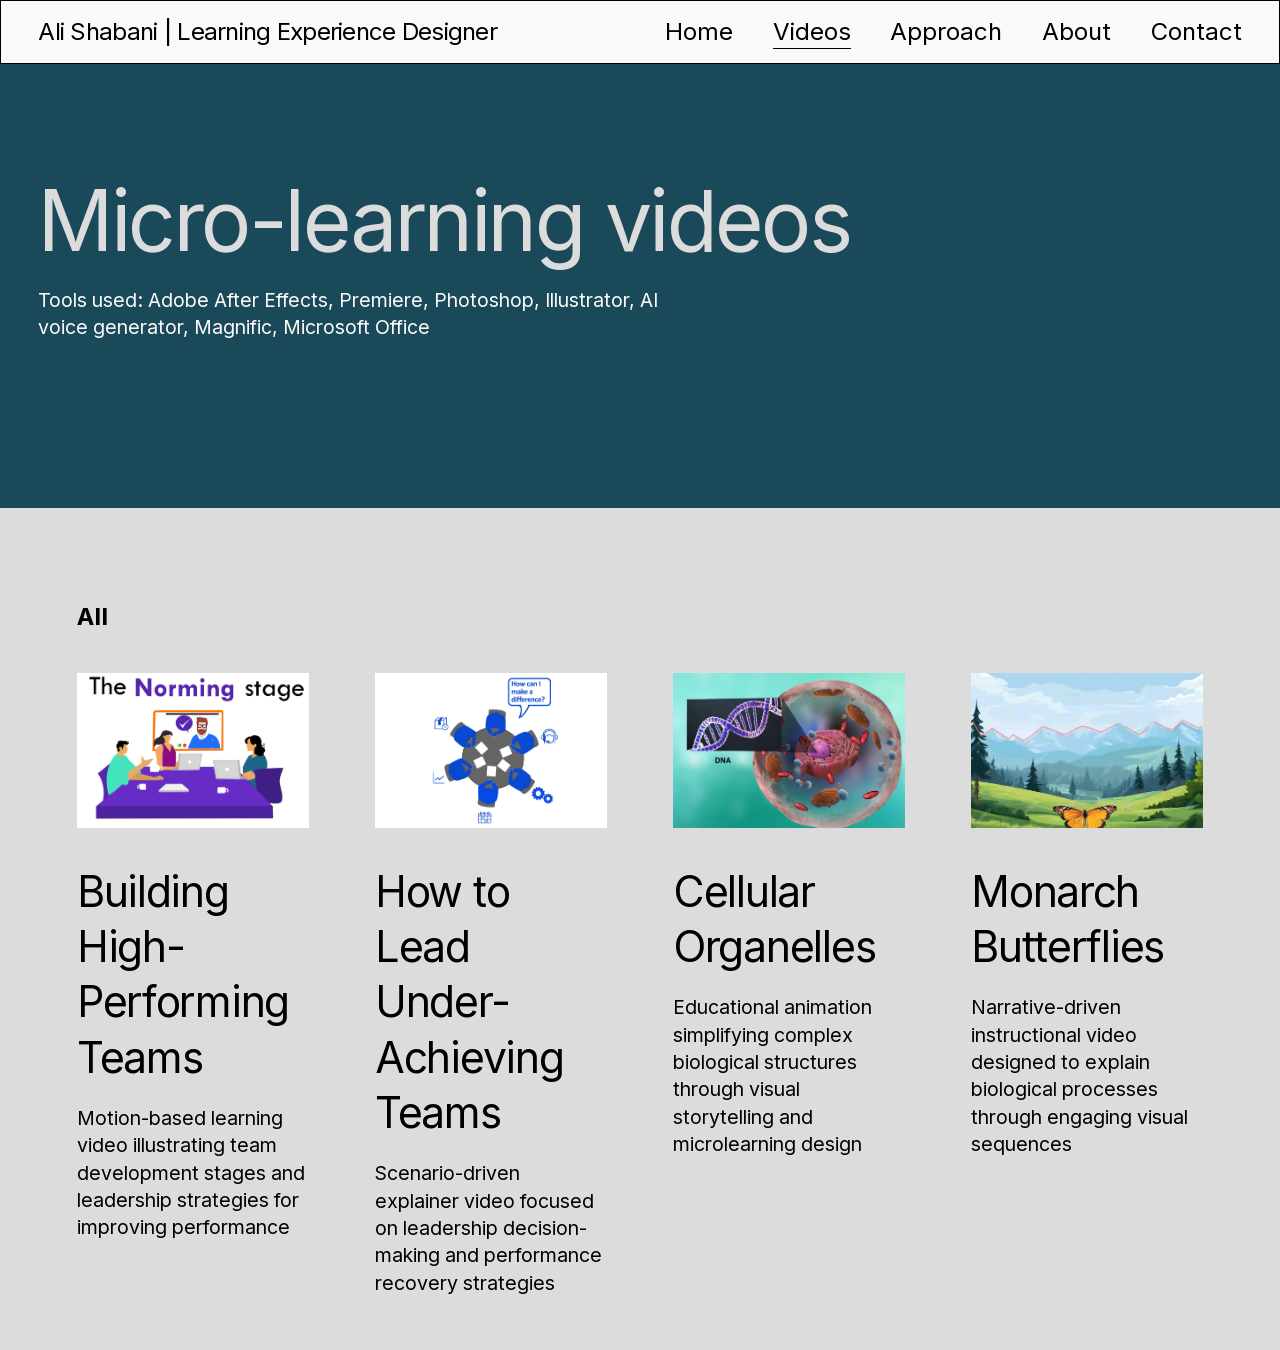
<file: videos-WIx4I/index.html>
<!DOCTYPE html>
<html lang="en-CA" xmlns:fb="http://www.facebook.com/2008/fbml" xmlns:og="http://opengraphprotocol.org/schema/">
<head>
<meta content="IE=edge,chrome=1" http-equiv="X-UA-Compatible"/>
<meta content="width=device-width, initial-scale=1" name="viewport"/>

<base href=""/>
<meta charset="utf-8"/>
<title>Motion graphic videos — Ali Shabani | Learning Experience Designer</title>
<meta content="Sec-CH-UA-Platform-Version, Sec-CH-UA-Model" http-equiv="Accept-CH"/>
<link href="https://www.innerplexity.com/videos-WIx4I" rel="canonical"/>
<meta content="Ali Shabani | Learning Experience Designer" property="og:site_name"/>
<meta content="Motion graphic videos — Ali Shabani | Learning Experience Designer" property="og:title"/>
<meta content="https://www.innerplexity.com/videos-WIx4I" property="og:url"/>
<meta content="website" property="og:type"/>
<meta content="Motion graphic videos — Ali Shabani | Learning Experience Designer" itemprop="name"/>
<meta content="https://www.innerplexity.com/videos-WIx4I" itemprop="url"/>
<meta content="Motion graphic videos — Ali Shabani | Learning Experience Designer" name="twitter:title"/>
<meta content="https://www.innerplexity.com/videos-WIx4I" name="twitter:url"/>
<meta content="summary" name="twitter:card"/>
<meta content="" name="description"/>


<style data-sqsp-font-ids="6a31363e691a2d058d1a1524">
/* cyrillic */
@font-face {
  font-family: 'Inter';
  font-style: italic;
  font-weight: 400;
  font-display: swap;
  src: url('../assets/fonts/d3fb858e-cyrillic.woff2') format('woff2');
  unicode-range: U+0301, U+0400-045F, U+0490-0491, U+04B0-04B1, U+2116;
}
/* vietnamese */
@font-face {
  font-family: 'Inter';
  font-style: italic;
  font-weight: 400;
  font-display: swap;
  src: url('../assets/fonts/e8210424-vietnamese.woff2') format('woff2');
  unicode-range: U+0102-0103, U+0110-0111, U+0128-0129, U+0168-0169, U+01A0-01A1, U+01AF-01B0, U+0300-0301, U+0303-0304, U+0308-0309, U+0323, U+0329, U+1EA0-1EF9, U+20AB;
}
/* latin-ext */
@font-face {
  font-family: 'Inter';
  font-style: italic;
  font-weight: 400;
  font-display: swap;
  src: url('../assets/fonts/5151666f-latin-ext.woff2') format('woff2');
  unicode-range: U+0100-02BA, U+02BD-02C5, U+02C7-02CC, U+02CE-02D7, U+02DD-02FF, U+0304, U+0308, U+0329, U+1D00-1DBF, U+1E00-1E9F, U+1EF2-1EFF, U+2020, U+20A0-20AB, U+20AD-20C0, U+2113, U+2C60-2C7F, U+A720-A7FF;
}
/* latin */
@font-face {
  font-family: 'Inter';
  font-style: italic;
  font-weight: 400;
  font-display: swap;
  src: url('../assets/fonts/429e26ea-latin.woff2') format('woff2');
  unicode-range: U+0000-00FF, U+0131, U+0152-0153, U+02BB-02BC, U+02C6, U+02DA, U+02DC, U+0304, U+0308, U+0329, U+2000-206F, U+20AC, U+2122, U+2191, U+2193, U+2212, U+2215, U+FEFF, U+FFFD;
}
/* greek-ext */
@font-face {
  font-family: 'Inter';
  font-style: italic;
  font-weight: 400;
  font-display: swap;
  src: url('../assets/fonts/dc8ef5c0-greek-ext.woff2') format('woff2');
  unicode-range: U+1F00-1FFF;
}
/* cyrillic-ext */
@font-face {
  font-family: 'Inter';
  font-style: italic;
  font-weight: 400;
  font-display: swap;
  src: url('../assets/fonts/33eec106-cyrillic-ext.woff2') format('woff2');
  unicode-range: U+0460-052F, U+1C80-1C8A, U+20B4, U+2DE0-2DFF, U+A640-A69F, U+FE2E-FE2F;
}
/* greek */
@font-face {
  font-family: 'Inter';
  font-style: italic;
  font-weight: 400;
  font-display: swap;
  src: url('../assets/fonts/e639d1a4-greek.woff2') format('woff2');
  unicode-range: U+0370-0377, U+037A-037F, U+0384-038A, U+038C, U+038E-03A1, U+03A3-03FF;
}
/* vietnamese */
@font-face {
  font-family: 'Inter';
  font-style: italic;
  font-weight: 700;
  font-display: swap;
  src: url('../assets/fonts/43b885bd-vietnamese.woff2') format('woff2');
  unicode-range: U+0102-0103, U+0110-0111, U+0128-0129, U+0168-0169, U+01A0-01A1, U+01AF-01B0, U+0300-0301, U+0303-0304, U+0308-0309, U+0323, U+0329, U+1EA0-1EF9, U+20AB;
}
/* cyrillic */
@font-face {
  font-family: 'Inter';
  font-style: italic;
  font-weight: 700;
  font-display: swap;
  src: url('../assets/fonts/abae1e68-cyrillic.woff2') format('woff2');
  unicode-range: U+0301, U+0400-045F, U+0490-0491, U+04B0-04B1, U+2116;
}
/* greek */
@font-face {
  font-family: 'Inter';
  font-style: italic;
  font-weight: 700;
  font-display: swap;
  src: url('../assets/fonts/77de0f30-greek.woff2') format('woff2');
  unicode-range: U+0370-0377, U+037A-037F, U+0384-038A, U+038C, U+038E-03A1, U+03A3-03FF;
}
/* greek-ext */
@font-face {
  font-family: 'Inter';
  font-style: italic;
  font-weight: 700;
  font-display: swap;
  src: url('../assets/fonts/a1b8ee65-greek-ext.woff2') format('woff2');
  unicode-range: U+1F00-1FFF;
}
/* latin */
@font-face {
  font-family: 'Inter';
  font-style: italic;
  font-weight: 700;
  font-display: swap;
  src: url('../assets/fonts/f54c4727-latin.woff2') format('woff2');
  unicode-range: U+0000-00FF, U+0131, U+0152-0153, U+02BB-02BC, U+02C6, U+02DA, U+02DC, U+0304, U+0308, U+0329, U+2000-206F, U+20AC, U+2122, U+2191, U+2193, U+2212, U+2215, U+FEFF, U+FFFD;
}
/* cyrillic-ext */
@font-face {
  font-family: 'Inter';
  font-style: italic;
  font-weight: 700;
  font-display: swap;
  src: url('../assets/fonts/4ec15bb5-cyrillic-ext.woff2') format('woff2');
  unicode-range: U+0460-052F, U+1C80-1C8A, U+20B4, U+2DE0-2DFF, U+A640-A69F, U+FE2E-FE2F;
}
/* latin-ext */
@font-face {
  font-family: 'Inter';
  font-style: italic;
  font-weight: 700;
  font-display: swap;
  src: url('../assets/fonts/b545ee98-latin-ext.woff2') format('woff2');
  unicode-range: U+0100-02BA, U+02BD-02C5, U+02C7-02CC, U+02CE-02D7, U+02DD-02FF, U+0304, U+0308, U+0329, U+1D00-1DBF, U+1E00-1E9F, U+1EF2-1EFF, U+2020, U+20A0-20AB, U+20AD-20C0, U+2113, U+2C60-2C7F, U+A720-A7FF;
}
/* greek-ext */
@font-face {
  font-family: 'Inter';
  font-style: normal;
  font-weight: 400;
  font-display: swap;
  src: url('../assets/fonts/46ea1c70-greek-ext.woff2') format('woff2');
  unicode-range: U+1F00-1FFF;
}
/* latin */
@font-face {
  font-family: 'Inter';
  font-style: normal;
  font-weight: 400;
  font-display: swap;
  src: url('../assets/fonts/ac496057-latin.woff2') format('woff2');
  unicode-range: U+0000-00FF, U+0131, U+0152-0153, U+02BB-02BC, U+02C6, U+02DA, U+02DC, U+0304, U+0308, U+0329, U+2000-206F, U+20AC, U+2122, U+2191, U+2193, U+2212, U+2215, U+FEFF, U+FFFD;
}
/* cyrillic */
@font-face {
  font-family: 'Inter';
  font-style: normal;
  font-weight: 400;
  font-display: swap;
  src: url('../assets/fonts/c9c27ed9-cyrillic.woff2') format('woff2');
  unicode-range: U+0301, U+0400-045F, U+0490-0491, U+04B0-04B1, U+2116;
}
/* latin-ext */
@font-face {
  font-family: 'Inter';
  font-style: normal;
  font-weight: 400;
  font-display: swap;
  src: url('../assets/fonts/b050ea96-latin-ext.woff2') format('woff2');
  unicode-range: U+0100-02BA, U+02BD-02C5, U+02C7-02CC, U+02CE-02D7, U+02DD-02FF, U+0304, U+0308, U+0329, U+1D00-1DBF, U+1E00-1E9F, U+1EF2-1EFF, U+2020, U+20A0-20AB, U+20AD-20C0, U+2113, U+2C60-2C7F, U+A720-A7FF;
}
/* greek */
@font-face {
  font-family: 'Inter';
  font-style: normal;
  font-weight: 400;
  font-display: swap;
  src: url('../assets/fonts/b557cbe0-greek.woff2') format('woff2');
  unicode-range: U+0370-0377, U+037A-037F, U+0384-038A, U+038C, U+038E-03A1, U+03A3-03FF;
}
/* vietnamese */
@font-face {
  font-family: 'Inter';
  font-style: normal;
  font-weight: 400;
  font-display: swap;
  src: url('../assets/fonts/0887871a-vietnamese.woff2') format('woff2');
  unicode-range: U+0102-0103, U+0110-0111, U+0128-0129, U+0168-0169, U+01A0-01A1, U+01AF-01B0, U+0300-0301, U+0303-0304, U+0308-0309, U+0323, U+0329, U+1EA0-1EF9, U+20AB;
}
/* cyrillic-ext */
@font-face {
  font-family: 'Inter';
  font-style: normal;
  font-weight: 400;
  font-display: swap;
  src: url('../assets/fonts/81eea474-cyrillic-ext.woff2') format('woff2');
  unicode-range: U+0460-052F, U+1C80-1C8A, U+20B4, U+2DE0-2DFF, U+A640-A69F, U+FE2E-FE2F;
}
/* cyrillic-ext */
@font-face {
  font-family: 'Inter';
  font-style: normal;
  font-weight: 500;
  font-display: swap;
  src: url('../assets/fonts/0c454122-cyrillic-ext.woff2') format('woff2');
  unicode-range: U+0460-052F, U+1C80-1C8A, U+20B4, U+2DE0-2DFF, U+A640-A69F, U+FE2E-FE2F;
}
/* cyrillic */
@font-face {
  font-family: 'Inter';
  font-style: normal;
  font-weight: 500;
  font-display: swap;
  src: url('../assets/fonts/30392945-cyrillic.woff2') format('woff2');
  unicode-range: U+0301, U+0400-045F, U+0490-0491, U+04B0-04B1, U+2116;
}
/* greek */
@font-face {
  font-family: 'Inter';
  font-style: normal;
  font-weight: 500;
  font-display: swap;
  src: url('../assets/fonts/ab9667b0-greek.woff2') format('woff2');
  unicode-range: U+0370-0377, U+037A-037F, U+0384-038A, U+038C, U+038E-03A1, U+03A3-03FF;
}
/* greek-ext */
@font-face {
  font-family: 'Inter';
  font-style: normal;
  font-weight: 500;
  font-display: swap;
  src: url('../assets/fonts/546a0214-greek-ext.woff2') format('woff2');
  unicode-range: U+1F00-1FFF;
}
/* vietnamese */
@font-face {
  font-family: 'Inter';
  font-style: normal;
  font-weight: 500;
  font-display: swap;
  src: url('../assets/fonts/432aa354-vietnamese.woff2') format('woff2');
  unicode-range: U+0102-0103, U+0110-0111, U+0128-0129, U+0168-0169, U+01A0-01A1, U+01AF-01B0, U+0300-0301, U+0303-0304, U+0308-0309, U+0323, U+0329, U+1EA0-1EF9, U+20AB;
}
/* latin */
@font-face {
  font-family: 'Inter';
  font-style: normal;
  font-weight: 500;
  font-display: swap;
  src: url('../assets/fonts/935205cf-latin.woff2') format('woff2');
  unicode-range: U+0000-00FF, U+0131, U+0152-0153, U+02BB-02BC, U+02C6, U+02DA, U+02DC, U+0304, U+0308, U+0329, U+2000-206F, U+20AC, U+2122, U+2191, U+2193, U+2212, U+2215, U+FEFF, U+FFFD;
}
/* latin-ext */
@font-face {
  font-family: 'Inter';
  font-style: normal;
  font-weight: 500;
  font-display: swap;
  src: url('../assets/fonts/702f4d93-latin-ext.woff2') format('woff2');
  unicode-range: U+0100-02BA, U+02BD-02C5, U+02C7-02CC, U+02CE-02D7, U+02DD-02FF, U+0304, U+0308, U+0329, U+1D00-1DBF, U+1E00-1E9F, U+1EF2-1EFF, U+2020, U+20A0-20AB, U+20AD-20C0, U+2113, U+2C60-2C7F, U+A720-A7FF;
}
/* vietnamese */
@font-face {
  font-family: 'Inter';
  font-style: normal;
  font-weight: 700;
  font-display: swap;
  src: url('../assets/fonts/4113b352-vietnamese.woff2') format('woff2');
  unicode-range: U+0102-0103, U+0110-0111, U+0128-0129, U+0168-0169, U+01A0-01A1, U+01AF-01B0, U+0300-0301, U+0303-0304, U+0308-0309, U+0323, U+0329, U+1EA0-1EF9, U+20AB;
}
/* latin */
@font-face {
  font-family: 'Inter';
  font-style: normal;
  font-weight: 700;
  font-display: swap;
  src: url('../assets/fonts/b649195f-latin.woff2') format('woff2');
  unicode-range: U+0000-00FF, U+0131, U+0152-0153, U+02BB-02BC, U+02C6, U+02DA, U+02DC, U+0304, U+0308, U+0329, U+2000-206F, U+20AC, U+2122, U+2191, U+2193, U+2212, U+2215, U+FEFF, U+FFFD;
}
/* cyrillic-ext */
@font-face {
  font-family: 'Inter';
  font-style: normal;
  font-weight: 700;
  font-display: swap;
  src: url('../assets/fonts/66c18e4b-cyrillic-ext.woff2') format('woff2');
  unicode-range: U+0460-052F, U+1C80-1C8A, U+20B4, U+2DE0-2DFF, U+A640-A69F, U+FE2E-FE2F;
}
/* latin-ext */
@font-face {
  font-family: 'Inter';
  font-style: normal;
  font-weight: 700;
  font-display: swap;
  src: url('../assets/fonts/c0b7ce99-latin-ext.woff2') format('woff2');
  unicode-range: U+0100-02BA, U+02BD-02C5, U+02C7-02CC, U+02CE-02D7, U+02DD-02FF, U+0304, U+0308, U+0329, U+1D00-1DBF, U+1E00-1E9F, U+1EF2-1EFF, U+2020, U+20A0-20AB, U+20AD-20C0, U+2113, U+2C60-2C7F, U+A720-A7FF;
}
/* cyrillic */
@font-face {
  font-family: 'Inter';
  font-style: normal;
  font-weight: 700;
  font-display: swap;
  src: url('../assets/fonts/af0b57b3-cyrillic.woff2') format('woff2');
  unicode-range: U+0301, U+0400-045F, U+0490-0491, U+04B0-04B1, U+2116;
}
/* greek-ext */
@font-face {
  font-family: 'Inter';
  font-style: normal;
  font-weight: 700;
  font-display: swap;
  src: url('../assets/fonts/91ca4c6c-greek-ext.woff2') format('woff2');
  unicode-range: U+1F00-1FFF;
}
/* greek */
@font-face {
  font-family: 'Inter';
  font-style: normal;
  font-weight: 700;
  font-display: swap;
  src: url('../assets/fonts/c75aaa21-greek.woff2') format('woff2');
  unicode-range: U+0370-0377, U+037A-037F, U+0384-038A, U+038C, U+038E-03A1, U+03A3-03FF;
}
</style>










<link href="../css/user-account-core-9e71a27471c677cb-min.en-US.css" rel="stylesheet" type="text/css"/>
<link href="../css/component-html.css" rel="stylesheet" type="text/css"/><script type="application/ld+json">{"url":"https://www.innerplexity.com","name":"Ali Shabani | Learning Experience Designer","description":"","@context":"http://schema.org","@type":"WebSite"}</script><link href="../css/site.css" rel="stylesheet" type="text/css"/><link href="../css/static.css" rel="stylesheet" type="text/css"/>

<style id="static-fixes">
/* static-site fixes */
.preFade, .preSlide, .preScale, .preClip, .preFlex { opacity: 1 !important; transform: none !important; clip-path: none !important; }
header, footer, section > .content-wrapper { animation: none !important; }
.page-section[data-animation] { opacity: 1 !important; transform: none !important; }
.sqs-announcement-bar-dropzone:empty { display: none; }
.header-actions-action--cart, .showOnMobile .header-menu-cart, .header-menu-cart { display: none !important; }
img[data-load="false"] { opacity: 1 !important; }
.sqs-block-video .video-block-wrapper video { width: 100%; height: 100%; display: block; }
</style></head>
<body class="primary-button-style-solid primary-button-shape-rounded secondary-button-style-outline secondary-button-shape-underline tertiary-button-style-outline tertiary-button-shape-underline form-field-style-outline form-field-shape-square form-field-border-all form-field-hover-focus-opacity form-field-checkbox-type-icon form-field-checkbox-fill-outline form-field-checkbox-color-normal form-field-checkbox-shape-square form-field-checkbox-layout-stack form-field-radio-type-icon form-field-radio-fill-outline form-field-radio-color-normal form-field-radio-shape-square form-field-radio-layout-stack form-field-survey-fill-outline form-field-survey-color-normal form-field-survey-shape-square form-submit-button-style-bar tweak-global-animations-enabled tweak-global-animations-animation-type-fade tweak-global-animations-animation-curve-ease image-block-poster-text-alignment-center image-block-card-content-position-center image-block-card-text-alignment-left image-block-overlap-content-position-center image-block-overlap-text-alignment-left image-block-collage-content-position-center image-block-collage-text-alignment-center image-block-stack-text-alignment-left tweak-blog-alternating-side-by-side-width-full tweak-blog-alternating-side-by-side-image-aspect-ratio-11-square tweak-blog-alternating-side-by-side-text-alignment-left tweak-blog-alternating-side-by-side-read-more-style-hide tweak-blog-alternating-side-by-side-image-text-alignment-middle tweak-blog-alternating-side-by-side-delimiter-bullet tweak-blog-alternating-side-by-side-meta-position-top tweak-blog-alternating-side-by-side-primary-meta-categories tweak-blog-alternating-side-by-side-secondary-meta-date tweak-blog-alternating-side-by-side-excerpt-show form-use-theme-colors tweak-global-animations-complexity-level-detailed tweak-global-animations-animation-style-fade tweak-blog-masonry-width-inset tweak-blog-masonry-text-alignment-center tweak-blog-masonry-primary-meta-categories tweak-blog-masonry-secondary-meta-date tweak-blog-masonry-meta-position-top tweak-blog-masonry-read-more-style-hide tweak-blog-masonry-delimiter-space tweak-blog-masonry-image-placement-above tweak-blog-masonry-excerpt-show tweak-portfolio-grid-overlay-width-full tweak-portfolio-grid-overlay-height-large tweak-portfolio-grid-overlay-image-aspect-ratio-11-square tweak-portfolio-grid-overlay-text-placement-center tweak-portfolio-grid-overlay-show-text-after-hover tweak-blog-single-column-width-inset tweak-blog-single-column-text-alignment-center tweak-blog-single-column-image-placement-above tweak-blog-single-column-delimiter-bullet tweak-blog-single-column-read-more-style-show tweak-blog-single-column-primary-meta-categories tweak-blog-single-column-secondary-meta-date tweak-blog-single-column-meta-position-top tweak-blog-single-column-content-full-post header-width-full tweak-fixed-header tweak-fixed-header-style-basic tweak-blog-item-width-narrow tweak-blog-item-text-alignment-left tweak-blog-item-meta-position-above-title tweak-blog-item-show-date tweak-blog-item-delimiter-bullet tweak-blog-side-by-side-width-inset tweak-blog-side-by-side-image-placement-left tweak-blog-side-by-side-image-aspect-ratio-11-square tweak-blog-side-by-side-primary-meta-categories tweak-blog-side-by-side-secondary-meta-date tweak-blog-side-by-side-meta-position-top tweak-blog-side-by-side-text-alignment-left tweak-blog-side-by-side-image-text-alignment-middle tweak-blog-side-by-side-read-more-style-show tweak-blog-side-by-side-delimiter-bullet tweak-blog-side-by-side-excerpt-show tweak-events-stacked-width-full tweak-events-stacked-height-large tweak-events-stacked-show-thumbnails tweak-events-stacked-thumbnail-size-32-standard tweak-events-stacked-date-style-with-text tweak-events-stacked-show-time tweak-events-stacked-show-location tweak-events-stacked-show-excerpt tweak-blog-basic-grid-width-full tweak-blog-basic-grid-image-aspect-ratio-32-standard tweak-blog-basic-grid-text-alignment-left tweak-blog-basic-grid-delimiter-bullet tweak-blog-basic-grid-image-placement-above tweak-blog-basic-grid-read-more-style-show tweak-blog-basic-grid-primary-meta-categories tweak-blog-basic-grid-secondary-meta-date tweak-blog-basic-grid-excerpt-show tweak-portfolio-grid-basic-width-full tweak-portfolio-grid-basic-height-small tweak-portfolio-grid-basic-image-aspect-ratio-11-square tweak-portfolio-grid-basic-text-alignment-left tweak-portfolio-grid-basic-hover-effect-fade header-overlay-alignment-left tweak-portfolio-index-background-link-format-stacked tweak-portfolio-index-background-width-full tweak-portfolio-index-background-height-large tweak-portfolio-index-background-vertical-alignment-middle tweak-portfolio-index-background-horizontal-alignment-center tweak-portfolio-index-background-delimiter-none tweak-portfolio-index-background-animation-type-fade tweak-portfolio-index-background-animation-duration-medium tweak-portfolio-hover-follow-layout-inline tweak-portfolio-hover-follow-delimiter-bullet tweak-portfolio-hover-follow-animation-type-fade tweak-portfolio-hover-follow-animation-duration-fast tweak-portfolio-hover-static-layout-inline tweak-portfolio-hover-static-front tweak-portfolio-hover-static-delimiter-hyphen tweak-portfolio-hover-static-animation-type-fade tweak-portfolio-hover-static-animation-duration-fast hide-opentable-icons opentable-style-dark tweak-product-quick-view-button-style-floating tweak-product-quick-view-button-position-center tweak-product-quick-view-lightbox-excerpt-display-truncate tweak-product-quick-view-lightbox-show-arrows tweak-product-quick-view-lightbox-show-close-button tweak-product-quick-view-lightbox-controls-weight-light native-currency-code-cad collection-layout-default collection-69bd6115cb47851c29a4c1d2 view-list mobile-style-available sqs-seven-one" id="collection-69bd6115cb47851c29a4c1d2" tabindex="-1">
<div class="clearfix site-wrapper" id="siteWrapper">
<div class="floating-cart hidden" id="floatingCart">

</div>
<header class="header theme-col--primary" data-controller="Header" data-current-styles='{
"layout": "navRight",
"action": {
"href": "/#contact",
"buttonText": "Contact",
"newWindow": false
},
"showSocial": false,
"socialOptions": {
"socialBorderShape": "none",
"socialBorderStyle": "outline",
"socialBorderThickness": {
"unit": "px",
"value": 1.0
}
},
"menuOverlayTheme": "light",
"menuOverlayAnimation": "fade",
"cartStyle": "text",
"cartText": "Cart",
"showEmptyCartState": true,
"cartOptions": {
"iconType": "stroke-1",
"cartBorderShape": "none",
"cartBorderStyle": "outline",
"cartBorderThickness": {
"unit": "px",
"value": 1.0
}
},
"showButton": false,
"showCart": false,
"showAccountLogin": false,
"headerStyle": "solid",
"languagePicker": {
"enabled": false,
"iconEnabled": false,
"iconType": "globe",
"flagShape": "shiny",
"languageFlags": [ ]
},
"iconOptions": {
"desktopDropdownIconOptions": {
"size": {
"unit": "em",
"value": 1.0
},
"iconSpacing": {
"unit": "em",
"value": 0.35
},
"strokeWidth": {
"unit": "px",
"value": 1.0
},
"endcapType": "square",
"folderDropdownIcon": "none",
"languagePickerIcon": "openArrowHead"
},
"mobileDropdownIconOptions": {
"size": {
"unit": "em",
"value": 1.0
},
"iconSpacing": {
"unit": "em",
"value": 0.15
},
"strokeWidth": {
"unit": "px",
"value": 0.5
},
"endcapType": "square",
"folderDropdownIcon": "openArrowHead",
"languagePickerIcon": "openArrowHead"
}
},
"mobileOptions": {
"layout": "logoLeftNavRight",
"menuIconOptions": {
"style": "doubleLineHamburger",
"thickness": {
"unit": "px",
"value": 2.0
}
}
},
"solidOptions": {
"headerOpacity": {
"unit": "%",
"value": 100.0
},
"blurBackground": {
"enabled": false,
"blurRadius": {
"unit": "px",
"value": 12.0
}
},
"backgroundColor": {
"type": "SITE_PALETTE_COLOR",
"sitePaletteColor": {
"colorName": "white",
"alphaModifier": 1.0
}
}
},
"gradientOptions": {
"gradientType": "faded",
"headerOpacity": {
"unit": "%",
"value": 90.0
},
"blurBackground": {
"enabled": false,
"blurRadius": {
"unit": "px",
"value": 12.0
}
}
},
"dropShadowOptions": {
"enabled": false,
"blur": {
"unit": "px",
"value": 87.0
},
"spread": {
"unit": "px",
"value": 57.0
},
"distance": {
"unit": "px",
"value": 14.0
}
},
"borderOptions": {
"enabled": true,
"position": "allSides",
"thickness": {
"unit": "px",
"value": 1.0
}
},
"showPromotedElement": false,
"buttonVariant": "primary",
"blurBackground": {
"enabled": false,
"blurRadius": {
"unit": "px",
"value": 12.0
}
},
"headerOpacity": {
"unit": "%",
"value": 100.0
}
}' data-first-focusable-element="" data-header-style="solid" data-language-picker='{
"enabled": false,
"iconEnabled": false,
"iconType": "globe",
"flagShape": "shiny",
"languageFlags": [ ]
}' data-section-id="header" data-section-theme="" data-test="header" id="header" style="
      
      
      
        --solidHeaderBackgroundColor: hsla(var(--white-hsl), 1);
      
      
      
      
    " tabindex="-1">
<svg style="display:none" viewbox="0 0 22 22" xmlns="http://www.w3.org/2000/svg">
<symbol id="circle">
<path d="M11.5 17C14.5376 17 17 14.5376 17 11.5C17 8.46243 14.5376 6 11.5 6C8.46243 6 6 8.46243 6 11.5C6 14.5376 8.46243 17 11.5 17Z" fill="none"></path>
</symbol>
<symbol id="circleFilled">
<path d="M11.5 17C14.5376 17 17 14.5376 17 11.5C17 8.46243 14.5376 6 11.5 6C8.46243 6 6 8.46243 6 11.5C6 14.5376 8.46243 17 11.5 17Z"></path>
</symbol>
<symbol id="dash">
<path d="M11 11H19H3"></path>
</symbol>
<symbol id="squareFilled">
<rect height="11" width="11" x="6" y="6"></rect>
</symbol>
<symbol id="square">
<rect fill="none" height="9" stroke="inherit" width="9" x="7" y="7"></rect>
</symbol>
<symbol id="plus">
<path d="M11 3V19"></path>
<path d="M19 11L3 11"></path>
</symbol>
<symbol id="closedArrow">
<path d="M11 11V2M11 18.1797L17 11.1477L5 11.1477L11 18.1797Z" fill="none"></path>
</symbol>
<symbol id="closedArrowFilled">
<path d="M11 11L11 2" fill="none" stroke="inherit"></path>
<path clip-rule="evenodd" d="M2.74695 9.38428L19.038 9.38428L10.8925 19.0846L2.74695 9.38428Z" fill-rule="evenodd" stroke-width="1"></path>
</symbol>
<symbol id="closedArrowHead" viewbox="0 0 22 22" xmlns="http://www.w3.org/2000/symbol">
<path d="M18 7L11 15L4 7L18 7Z" fill="none" stroke="inherit"></path>
</symbol>
<symbol id="closedArrowHeadFilled" viewbox="0 0 22 22" xmlns="http://www.w3.org/2000/symbol">
<path d="M18.875 6.5L11 15.5L3.125 6.5L18.875 6.5Z"></path>
</symbol>
<symbol id="openArrow">
<path d="M11 18.3591L11 3" fill="none" stroke="inherit"></path>
<path d="M18 11.5L11 18.5L4 11.5" fill="none" stroke="inherit"></path>
</symbol>
<symbol id="openArrowHead">
<path d="M18 7L11 14L4 7" fill="none"></path>
</symbol>
<symbol id="pinchedArrow">
<path d="M11 17.3591L11 2" fill="none"></path>
<path d="M2 11C5.85455 12.2308 8.81818 14.9038 11 18C13.1818 14.8269 16.1455 12.1538 20 11" fill="none"></path>
</symbol>
<symbol id="pinchedArrowFilled">
<path d="M11.05 10.4894C7.04096 8.73759 1.05005 8 1.05005 8C6.20459 11.3191 9.41368 14.1773 11.05 21C12.6864 14.0851 15.8955 11.227 21.05 8C21.05 8 15.0591 8.73759 11.05 10.4894Z" stroke-width="1"></path>
<path d="M11 11L11 1" fill="none"></path>
</symbol>
<symbol id="pinchedArrowHead">
<path d="M2 7.24091C5.85455 8.40454 8.81818 10.9318 11 13.8591C13.1818 10.8591 16.1455 8.33181 20 7.24091" fill="none"></path>
</symbol>
<symbol id="pinchedArrowHeadFilled">
<path d="M11.05 7.1591C7.04096 5.60456 1.05005 4.95001 1.05005 4.95001C6.20459 7.89547 9.41368 10.4318 11.05 16.4864C12.6864 10.35 15.8955 7.81365 21.05 4.95001C21.05 4.95001 15.0591 5.60456 11.05 7.1591Z"></path>
</symbol>
</svg>
<div class="sqs-announcement-bar-dropzone"></div>
<div class="header-announcement-bar-wrapper">
<a class="header-skip-link sqs-button-element--primary" href="#page">
        Skip to Content
      </a>
<style>
    @supports (-webkit-backdrop-filter: none) or (backdrop-filter: none) {
        .header-blur-background {
            
                -webkit-backdrop-filter: blur(12px);
                backdrop-filter: blur(12px);
            
            
        }
    }
</style>
<div class="header-border" data-header-border="true" data-header-style="solid" data-test="header-border" style="


  
    border-width: 1px !important;
  



"></div>
<div class="header-dropshadow" data-header-dropshadow="false" data-header-style="solid" data-test="header-dropshadow" style=""></div>
<div>
<div class="header-background-solid" data-header-style="solid" data-test="header-background-solid" style="opacity: calc(100 * .01)"></div>
</div>
<div class="header-inner container--fluid header-mobile-layout-logo-left-nav-right header-layout-nav-right" data-test="header-inner">

<div class="header-background theme-bg--primary"></div>
<div class="header-display-desktop" data-content-field="site-title">


<div class="header-title-nav-wrapper">

<div class="header-title" data-animation-role="header-element">
<div class="header-title-text">
<a data-animation-role="header-element" href="../" id="site-title">Ali Shabani | Learning Experience Designer</a>
</div>
</div>

<div class="header-nav">
<div class="header-nav-wrapper">
<nav class="header-nav-list">
<div class="header-nav-item header-nav-item--collection header-nav-item--homepage">
<a data-animation-role="header-element" href="../">
        Home
      </a>
</div>
<div class="header-nav-item header-nav-item--collection header-nav-item--active">
<a aria-current="page" data-animation-role="header-element" href="../videos-WIx4I/">
        Videos
      </a>
</div>
<div class="header-nav-item header-nav-item--collection">
<a data-animation-role="header-element" href="../my-approach/">
        Approach
      </a>
</div>
<div class="header-nav-item header-nav-item--collection">
<a data-animation-role="header-element" href="../about/">
        About
      </a>
</div>
<div class="header-nav-item header-nav-item--collection">
<a data-animation-role="header-element" href="../contact/">
        Contact
      </a>
</div>
</nav>
</div>
</div>
</div>

<div class="header-actions header-actions--right">
<div class="showOnMobile">
</div>
<div class="showOnDesktop">
</div>
</div>
<style>
  .top-bun, 
  .patty, 
  .bottom-bun {
    height: 2px;
  }
</style>

<div class="header-burger menu-overlay-does-not-have-visible-non-navigation-items no-actions" data-animation-role="header-element">
<button class="header-burger-btn burger" data-test="header-burger">
<span class="js-header-burger-open-title visually-hidden" hidden="">Open Menu</span>
<span class="js-header-burger-close-title visually-hidden" hidden="">Close Menu</span>
<div class="burger-box">
<div class="burger-inner header-menu-icon-doubleLineHamburger">
<div class="top-bun"></div>
<div class="patty"></div>
<div class="bottom-bun"></div>
</div>
</div>
</button>
</div>
</div>
<div class="header-display-mobile" data-content-field="site-title">


<div class="header-title-nav-wrapper">

<div class="header-title" data-animation-role="header-element">
<div class="header-title-text">
<a data-animation-role="header-element" href="../" id="site-title">Ali Shabani | Learning Experience Designer</a>
</div>
</div>

<div class="header-nav">
<div class="header-nav-wrapper">
<nav class="header-nav-list">
<div class="header-nav-item header-nav-item--collection header-nav-item--homepage">
<a data-animation-role="header-element" href="../">
        Home
      </a>
</div>
<div class="header-nav-item header-nav-item--collection header-nav-item--active">
<a aria-current="page" data-animation-role="header-element" href="../videos-WIx4I/">
        Videos
      </a>
</div>
<div class="header-nav-item header-nav-item--collection">
<a data-animation-role="header-element" href="../my-approach/">
        Approach
      </a>
</div>
<div class="header-nav-item header-nav-item--collection">
<a data-animation-role="header-element" href="../about/">
        About
      </a>
</div>
<div class="header-nav-item header-nav-item--collection">
<a data-animation-role="header-element" href="../contact/">
        Contact
      </a>
</div>
</nav>
</div>
</div>
</div>

<div class="header-actions header-actions--right">
<div class="showOnMobile">
</div>
<div class="showOnDesktop">
</div>
</div>
<style>
  .top-bun, 
  .patty, 
  .bottom-bun {
    height: 2px;
  }
</style>

<div class="header-burger menu-overlay-does-not-have-visible-non-navigation-items no-actions" data-animation-role="header-element">
<button class="header-burger-btn burger" data-test="header-burger">
<span class="js-header-burger-open-title visually-hidden" hidden="">Open Menu</span>
<span class="js-header-burger-close-title visually-hidden" hidden="">Close Menu</span>
<div class="burger-box">
<div class="burger-inner header-menu-icon-doubleLineHamburger">
<div class="top-bun"></div>
<div class="patty"></div>
<div class="bottom-bun"></div>
</div>
</div>
</button>
</div>
</div>
</div>
</div>

<div class="header-menu header-menu--folder-list light" data-current-styles='{
"layout": "navRight",
"action": {
"href": "/#contact",
"buttonText": "Contact",
"newWindow": false
},
"showSocial": false,
"socialOptions": {
"socialBorderShape": "none",
"socialBorderStyle": "outline",
"socialBorderThickness": {
"unit": "px",
"value": 1.0
}
},
"menuOverlayTheme": "light",
"menuOverlayAnimation": "fade",
"cartStyle": "text",
"cartText": "Cart",
"showEmptyCartState": true,
"cartOptions": {
"iconType": "stroke-1",
"cartBorderShape": "none",
"cartBorderStyle": "outline",
"cartBorderThickness": {
"unit": "px",
"value": 1.0
}
},
"showButton": false,
"showCart": false,
"showAccountLogin": false,
"headerStyle": "solid",
"languagePicker": {
"enabled": false,
"iconEnabled": false,
"iconType": "globe",
"flagShape": "shiny",
"languageFlags": [ ]
},
"iconOptions": {
"desktopDropdownIconOptions": {
"size": {
"unit": "em",
"value": 1.0
},
"iconSpacing": {
"unit": "em",
"value": 0.35
},
"strokeWidth": {
"unit": "px",
"value": 1.0
},
"endcapType": "square",
"folderDropdownIcon": "none",
"languagePickerIcon": "openArrowHead"
},
"mobileDropdownIconOptions": {
"size": {
"unit": "em",
"value": 1.0
},
"iconSpacing": {
"unit": "em",
"value": 0.15
},
"strokeWidth": {
"unit": "px",
"value": 0.5
},
"endcapType": "square",
"folderDropdownIcon": "openArrowHead",
"languagePickerIcon": "openArrowHead"
}
},
"mobileOptions": {
"layout": "logoLeftNavRight",
"menuIconOptions": {
"style": "doubleLineHamburger",
"thickness": {
"unit": "px",
"value": 2.0
}
}
},
"solidOptions": {
"headerOpacity": {
"unit": "%",
"value": 100.0
},
"blurBackground": {
"enabled": false,
"blurRadius": {
"unit": "px",
"value": 12.0
}
},
"backgroundColor": {
"type": "SITE_PALETTE_COLOR",
"sitePaletteColor": {
"colorName": "white",
"alphaModifier": 1.0
}
}
},
"gradientOptions": {
"gradientType": "faded",
"headerOpacity": {
"unit": "%",
"value": 90.0
},
"blurBackground": {
"enabled": false,
"blurRadius": {
"unit": "px",
"value": 12.0
}
}
},
"dropShadowOptions": {
"enabled": false,
"blur": {
"unit": "px",
"value": 87.0
},
"spread": {
"unit": "px",
"value": 57.0
},
"distance": {
"unit": "px",
"value": 14.0
}
},
"borderOptions": {
"enabled": true,
"position": "allSides",
"thickness": {
"unit": "px",
"value": 1.0
}
},
"showPromotedElement": false,
"buttonVariant": "primary",
"blurBackground": {
"enabled": false,
"blurRadius": {
"unit": "px",
"value": 12.0
}
},
"headerOpacity": {
"unit": "%",
"value": 100.0
}
}' data-section-id="overlay-nav" data-section-theme="light" data-show-account-login="false" data-test="header-menu">
<div class="header-menu-bg theme-bg--primary"></div>
<div class="header-menu-nav">
<nav class="header-menu-nav-list">
<div class="header-menu-nav-folder" data-folder="root">
<div class="header-menu-nav-folder-content">

<div class="header-menu-nav-wrapper">
<div class="container header-menu-nav-item header-menu-nav-item--collection header-menu-nav-item--homepage">
<a href="../">
<div class="header-menu-nav-item-content">
                  Home
                </div>
</a>
</div>
<div class="container header-menu-nav-item header-menu-nav-item--collection header-menu-nav-item--active">
<a aria-current="page" href="../videos-WIx4I/">
<div class="header-menu-nav-item-content">
                  Videos
                </div>
</a>
</div>
<div class="container header-menu-nav-item header-menu-nav-item--collection">
<a href="../my-approach/">
<div class="header-menu-nav-item-content">
                  Approach
                </div>
</a>
</div>
<div class="container header-menu-nav-item header-menu-nav-item--collection">
<a href="../about/">
<div class="header-menu-nav-item-content">
                  About
                </div>
</a>
</div>
<div class="container header-menu-nav-item header-menu-nav-item--collection">
<a href="../contact/">
<div class="header-menu-nav-item-content">
                  Contact
                </div>
</a>
</div>
</div>
</div>
</div>
</nav>
</div>
</div>

</header>
<main class="container" id="page" role="main">
<article class="sections" data-page-sections="69bd6115cb47851c29a4c1ef" id="sections">
<section class="page-section full-bleed-section layout-engine-section background-width--full-bleed section-height--small content-width--wide horizontal-alignment--center vertical-alignment--top black-bold" data-animation="none" data-controller="SectionWrapperController" data-current-context='{
"video": {
"playbackSpeed": 1,
"filter": 1,
"filterStrength": 0,
"zoom": 0,
"videoSourceProvider": "none"
},
"backgroundImageId": null,
"backgroundMediaEffect": {
"type": "none"
},
"divider": {
"enabled": false
},
"typeName": "lessons"
}' data-current-styles='{
"imageOverlayOpacity": 0.15,
"backgroundWidth": "background-width--full-bleed",
"sectionHeight": "section-height--small",
"customSectionHeight": 85,
"horizontalAlignment": "horizontal-alignment--center",
"verticalAlignment": "vertical-alignment--top",
"contentWidth": "content-width--wide",
"customContentWidth": 50,
"sectionTheme": "black-bold",
"sectionAnimation": "none",
"backgroundMode": "generative"
}' data-fluid-engine-section="" data-section-id="69bd6115cb47851c29a4c1f4" data-section-theme="black-bold" data-sqsp-section="fluid-engine" data-test="page-section">
<div class="section-border">
<div class="section-background">
</div>
</div>
<div class="content-wrapper" style="
      
        
      
    ">
<div class="content">
<div data-fluid-engine="true"><style>

.fe-69bd6115cb47851c29a4c1f3 {
  --grid-gutter: calc(var(--sqs-mobile-site-gutter, 6vw) - 11.0px);
  --cell-max-width: calc( ( var(--sqs-site-max-width, 1500px) - (11.0px * (8 - 1)) ) / 8 );

  display: grid;
  position: relative;
  grid-area: 1/1/-1/-1;
  grid-template-rows: repeat(9,minmax(24px, auto));
  grid-template-columns:
    minmax(var(--grid-gutter), 1fr)
    repeat(8, minmax(0, var(--cell-max-width)))
    minmax(var(--grid-gutter), 1fr);
  row-gap: 11.0px;
  column-gap: 11.0px;
  overflow-x: hidden;
  overflow-x: clip;
}

@media (min-width: 768px) {
  .background-width--inset .fe-69bd6115cb47851c29a4c1f3 {
    --inset-padding: calc(var(--sqs-site-gutter) * 2);
  }

  .fe-69bd6115cb47851c29a4c1f3 {
    --grid-gutter: calc(var(--sqs-site-gutter, 4vw) - 11.0px);
    --cell-max-width: calc( ( var(--sqs-site-max-width, 1500px) - (11.0px * (24 - 1)) ) / 24 );
    --inset-padding: 0vw;

    --row-height-scaling-factor: 0.0215;
    --container-width: min(var(--sqs-site-max-width, 1500px), calc(100vw - var(--sqs-site-gutter, 4vw) * 2 - var(--inset-padding) ));

    grid-template-rows: repeat(9,minmax(calc(var(--container-width) * var(--row-height-scaling-factor)), auto));
    grid-template-columns:
      minmax(var(--grid-gutter), 1fr)
      repeat(24, minmax(0, var(--cell-max-width)))
      minmax(var(--grid-gutter), 1fr);
  }
}


  .fe-block-07bf7cd7a67a6161f5d8 {
    grid-area: 1/2/8/10;
    z-index: 0;

    @media (max-width: 767px) {
      
      
    }
  }

  .fe-block-07bf7cd7a67a6161f5d8 .sqs-block {
    justify-content: flex-start;
  }

  .fe-block-07bf7cd7a67a6161f5d8 .sqs-block-alignment-wrapper {
    align-items: flex-start;
  }

  @media (min-width: 768px) {
    .fe-block-07bf7cd7a67a6161f5d8 {
      grid-area: 3/2/6/26;
      z-index: 0;

      

      
    }

    .fe-block-07bf7cd7a67a6161f5d8 .sqs-block {
      justify-content: flex-start;
    }

    .fe-block-07bf7cd7a67a6161f5d8 .sqs-block-alignment-wrapper {
      align-items: flex-start;
    }
  }

  .fe-block-yui_3_17_2_1_1780631598380_602 {
    grid-area: 8/2/10/10;
    z-index: 1;

    @media (max-width: 767px) {
      
        
      
      
    }
  }

  .fe-block-yui_3_17_2_1_1780631598380_602 .sqs-block {
    justify-content: flex-start;
  }

  .fe-block-yui_3_17_2_1_1780631598380_602 .sqs-block-alignment-wrapper {
    align-items: flex-start;
  }

  @media (min-width: 768px) {
    .fe-block-yui_3_17_2_1_1780631598380_602 {
      grid-area: 6/2/8/15;
      z-index: 1;

      
        
      

      
    }

    .fe-block-yui_3_17_2_1_1780631598380_602 .sqs-block {
      justify-content: flex-start;
    }

    .fe-block-yui_3_17_2_1_1780631598380_602 .sqs-block-alignment-wrapper {
      align-items: flex-start;
    }
  }

</style><div class="fluid-engine fe-69bd6115cb47851c29a4c1f3"><div class="fe-block fe-block-07bf7cd7a67a6161f5d8"><div class="sqs-block website-component-block sqs-block-website-component sqs-block-html html-block" data-block-css='["https://definitions.sqspcdn.com/website-component-definition/static-assets/website.components.html/98408bca-32b6-4c92-a1e4-edf736d87627_1075/website.components.html.styles.css"]' data-block-scripts='["https://definitions.sqspcdn.com/website-component-definition/static-assets/website.components.html/98408bca-32b6-4c92-a1e4-edf736d87627_1075/website.components.html.visitor.js"]' data-block-type="1337" data-definition-name="website.components.html" data-sqsp-block="text" data-website-component-id="07bf7cd7a67a6161f5d8" id="block-07bf7cd7a67a6161f5d8"><div class="sqs-block-content"><div class="sqs-text-block-container">
<div class="sqs-html-content" data-sqsp-text-block-content=""><h1 data-rte-preserve-empty="true" style="white-space:pre-wrap;">Micro-learning videos</h1></div>
<style id="container-styles">#block-07bf7cd7a67a6161f5d8 {
    
    --stroke-style: none;--stroke-thickness: 6px;
    
      
      
      
    



  }

  #block-07bf7cd7a67a6161f5d8 .sqs-html-content {
    
    --tweak-text-block-padding: 6% 6% 6% 6%;
  --tweak-text-block-padding: initial;
}

  .fe-block-07bf7cd7a67a6161f5d8 {
      mix-blend-mode: var(--tweak-text-block-blend
  );
      border-radius: var(--tweak-text-block-radius);
  }

  
  
.fe-block-07bf7cd7a67a6161f5d8 {
      --tweak-text-block-radius: 0px 0px 0px 0px;
    }


  
  .fe-block-07bf7cd7a67a6161f5d8 {
      --tweak-text-block-blend
  : normal;
    }
  

  .fe-block-07bf7cd7a67a6161f5d8 {
    --blur-value: blur(15px);}

</style>
<style id="override-container-styles">
    @media screen and (max-width: 767px) {
          
            

#block-07bf7cd7a67a6161f5d8 {
            
            }
        }
    
  
    @media screen and (max-width: 767px) {
          #block-07bf7cd7a67a6161f5d8 .sqs-html-content {
            
            }
        }
    
  @media screen and (max-width: 767px) {
          
          

          
          
          
        }</style>
<style class="transform-overrides-vars">
</style>
</div>
</div></div></div><div class="fe-block fe-block-yui_3_17_2_1_1780631598380_602"><div class="sqs-block website-component-block sqs-block-website-component sqs-block-html html-block" data-block-css='["https://definitions.sqspcdn.com/website-component-definition/static-assets/website.components.html/98408bca-32b6-4c92-a1e4-edf736d87627_1075/website.components.html.styles.css"]' data-block-scripts='["https://definitions.sqspcdn.com/website-component-definition/static-assets/website.components.html/98408bca-32b6-4c92-a1e4-edf736d87627_1075/website.components.html.visitor.js"]' data-block-type="1337" data-definition-name="website.components.html" data-sqsp-block="text" data-website-component-id="yui_3_17_2_1_1780631598380_602" id="block-yui_3_17_2_1_1780631598380_602"><div class="sqs-block-content"><div class="sqs-text-block-container">
<div class="sqs-html-content" data-sqsp-text-block-content=""><p class="sqsrte-small" data-rte-preserve-empty="true" style="white-space:pre-wrap;">Tools used: Adobe After Effects, Premiere, Photoshop, Illustrator, AI voice generator, Magnific, Microsoft Office</p></div>
<style id="container-styles">#block-yui_3_17_2_1_1780631598380_602 {
    
    --stroke-style: none;--stroke-thickness: 2px;
    
      --tweak-text-block-stroke-color: hsla(var(--black-hsl), 1)
;
      
      
      
    



  }

  #block-yui_3_17_2_1_1780631598380_602 .sqs-html-content {
    
    --tweak-text-block-padding: 6% 6% 6% 6%;
  --tweak-text-block-padding: initial;
}

  .fe-block-yui_3_17_2_1_1780631598380_602 {
      mix-blend-mode: var(--tweak-text-block-blend
  );
      border-radius: var(--tweak-text-block-radius);
  }

  
  
.fe-block-yui_3_17_2_1_1780631598380_602 {
      --tweak-text-block-radius: 0px 0px 0px 0px;
    }


  
  .fe-block-yui_3_17_2_1_1780631598380_602 {
      --tweak-text-block-blend
  : normal;
    }
  

  .fe-block-yui_3_17_2_1_1780631598380_602 {
    --blur-value: blur(15px);}

</style>
<style id="override-container-styles">
    @media screen and (max-width: 767px) {
          
            

#block-yui_3_17_2_1_1780631598380_602 {
            
            }
        }
    
  
    @media screen and (max-width: 767px) {
          #block-yui_3_17_2_1_1780631598380_602 .sqs-html-content {
            
            }
        }
    
  @media screen and (max-width: 767px) {
          
          

          
          
          
        }</style>
<style class="transform-vars">
    .fe-block-yui_3_17_2_1_1780631598380_602 {
      --opacity: 100%;
      --translate-x: 0px;
      --translate-y: 0px;
      --rotation: 0deg;
      --scale-x: 100%;
      --scale-y: 100%;
      --skew-x: 0deg;
      --skew-y: 0deg;
      --origin-x: 50%;
      --origin-y: 50%;
      --block-transform: none;

      opacity: var(--opacity, 1);
      transform: var(--block-transform);
      transform-origin: var(--origin-x) var(--origin-y);
    }
  </style><style class="transform-overrides-vars">
</style>
</div>
</div></div></div></div></div>
</div>
<button aria-label="Pause Background" class="background-pause-button"></button>
<button aria-label="Play Background" class="background-pause-button paused"></button>
</div>
</section>
<section class="page-section lessons-list-section white" data-animation="" data-controller="SectionWrapperController" data-current-context='{
"video": null,
"backgroundImageId": null,
"backgroundMediaEffect": null,
"divider": null,
"typeName": "lessons"
}' data-current-styles='{
"sectionTheme": "white"
}' data-json-schema-section="" data-section-id="69bd6115cb47851c29a4c1f5" data-section-theme="white" data-sqsp-section="videos-list" data-test="page-section">
<div class="section-border">
<div class="section-background">
</div>
</div>
<div class="content-wrapper" style="
      
        
      
    ">
<div class="content">
<div class="lessons collection-content-wrapper lessons-list" data-controller="LessonsList" data-section-id="69bd6115cb47851c29a4c1f5" data-test="lessons-list">
<span class="video-category-nav-link">
<a class="nested-category-breadcrumb-link category-skip-link" href="#video-gallery-main-content">
      Skip to Videos
    </a>
</span>
<nav aria-label="categories">
<ul class="nested-category-children">
<li class="nested-category-breadcrumb-list-item">
<span class="video-category-nav-link">
<a aria-current="page" class="nested-category-breadcrumb-link active" href="../videos-WIx4I/">All</a>
<span aria-hidden="true" class="breadcrumb-separator">|</span>
</span>
</li>
</ul>
</nav>
<section aria-label="Videos" id="video-gallery-main-content">
<div class="lessons-flex-container">
<ul class="list-grid" style="
    grid-column-gap:66px; 
    grid-row-gap:27px;
    grid-template-columns: repeat(4, minmax(0, 1fr));">
<li class="grid-item hentry post-type- article-index-1" id="thumb-tips-for-better-focus-cc7rp-d35s5">
<a aria-label="Building High-Performing Teams" class="lessons-image" href="../videos-WIx4I/v/tips-for-better-focus-cc7rp-d35s5/" style="margin-bottom:26px">
<div class="grid-image" data-animation-role="image" data-controller="LessonImageLoad">
<div class="grid-image-wrapper">
<img alt="13.png" class="grid-item-image hosted" data-image="../assets/img/63d3c8-13.png" data-image-dimensions="2783x1559" data-image-focal-point="0.5,0.5" data-src="../assets/img/63d3c8-13.png" decoding="async" elementtiming="nbf-lessons-list-custom" height="1559" loading="lazy" src="../assets/img/63d3c8-13.png" style="display:block" width="2783"/></div>
</div>
</a>
<div class="grid-meta-wrapper" data-animation-role="content">
<div class="grid-main-meta" style="
    
    
      width:100%;
    
    text-align:left;">
<div class="lessons-grid-meta-container" style="margin-bottom:10px">
</div>
<h4 aria-level="3" class="grid-title lesson-title" style="margin-bottom:20px">
<a class="lessons-image" href="../videos-WIx4I/v/tips-for-better-focus-cc7rp-d35s5/">
      Building High-Performing Teams
    </a>
</h4>
<div class="grid-desc">
<p data-rte-preserve-empty="true" style="white-space:pre-wrap;">Motion-based learning video illustrating team development stages and leadership strategies for improving performance</p>
</div>
</div>
</div>
</li>
<li class="grid-item hentry post-type- article-index-2" id="thumb-15-minute-midday-routine-tfp7w-pe6jr">
<a aria-label="How to Lead Under-Achieving Teams" class="lessons-image" href="../videos-WIx4I/v/15-minute-midday-routine-tfp7w-pe6jr/" style="margin-bottom:26px">
<div class="grid-image" data-animation-role="image" data-controller="LessonImageLoad">
<div class="grid-image-wrapper">
<img alt="8.png" class="grid-item-image hosted" data-image="../assets/img/5c4cd7-8.png" data-image-dimensions="2475x1391" data-image-focal-point="0.5,0.5" data-src="../assets/img/5c4cd7-8.png" decoding="async" elementtiming="nbf-lessons-list-custom" height="1391" loading="lazy" src="../assets/img/5c4cd7-8.png" style="display:block" width="2475"/></div>
</div>
</a>
<div class="grid-meta-wrapper" data-animation-role="content">
<div class="grid-main-meta" style="
    
    
      width:100%;
    
    text-align:left;">
<div class="lessons-grid-meta-container" style="margin-bottom:10px">
</div>
<h4 aria-level="3" class="grid-title lesson-title" style="margin-bottom:20px">
<a class="lessons-image" href="../videos-WIx4I/v/15-minute-midday-routine-tfp7w-pe6jr/">
      How to Lead Under-Achieving Teams
    </a>
</h4>
<div class="grid-desc">
<p data-rte-preserve-empty="true" style="white-space:pre-wrap;">Scenario-driven explainer video focused on leadership decision-making and performance recovery strategies</p>
</div>
</div>
</div>
</li>
<li class="grid-item hentry post-type- article-index-3" id="thumb-30-minute-morning-flow-k86ea-acp2x">
<a aria-label="Cellular Organelles" class="lessons-image" href="../videos-WIx4I/v/30-minute-morning-flow-k86ea-acp2x/" style="margin-bottom:26px">
<div class="grid-image" data-animation-role="image" data-controller="LessonImageLoad">
<div class="grid-image-wrapper">
<img alt="5 2.png" class="grid-item-image hosted" data-image="../assets/img/11ba8d-5-2.png" data-image-dimensions="3519x1975" data-image-focal-point="0.5,0.5" data-src="../assets/img/11ba8d-5-2.png" decoding="async" elementtiming="nbf-lessons-list-custom" height="1975" loading="lazy" src="../assets/img/11ba8d-5-2.png" style="display:block" width="3519"/></div>
</div>
</a>
<div class="grid-meta-wrapper" data-animation-role="content">
<div class="grid-main-meta" style="
    
    
      width:100%;
    
    text-align:left;">
<div class="lessons-grid-meta-container" style="margin-bottom:10px">
</div>
<h4 aria-level="3" class="grid-title lesson-title" style="margin-bottom:20px">
<a class="lessons-image" href="../videos-WIx4I/v/30-minute-morning-flow-k86ea-acp2x/">
      Cellular Organelles
    </a>
</h4>
<div class="grid-desc">
<p data-rte-preserve-empty="true" style="white-space:pre-wrap;">Educational animation simplifying complex biological structures through visual storytelling and microlearning design</p>
</div>
</div>
</div>
</li>
<li class="grid-item hentry post-type- article-index-4" id="thumb-practicing-mindfulness-atxk6-trext">
<a aria-label="Monarch Butterflies" class="lessons-image" href="../videos-WIx4I/v/practicing-mindfulness-atxk6-trext/" style="margin-bottom:26px">
<div class="grid-image" data-animation-role="image" data-controller="LessonImageLoad">
<div class="grid-image-wrapper">
<img alt="3.jpg" class="grid-item-image hosted" data-image="../assets/img/54707d-3.jpg" data-image-dimensions="3532x1980" data-image-focal-point="0.5,0.5" data-src="../assets/img/54707d-3.jpg" decoding="async" elementtiming="nbf-lessons-list-custom" height="1980" loading="lazy" src="../assets/img/54707d-3.jpg" style="display:block" width="3532"/></div>
</div>
</a>
<div class="grid-meta-wrapper" data-animation-role="content">
<div class="grid-main-meta" style="
    
    
      width:100%;
    
    text-align:left;">
<div class="lessons-grid-meta-container" style="margin-bottom:10px">
</div>
<h4 aria-level="3" class="grid-title lesson-title" style="margin-bottom:20px">
<a class="lessons-image" href="../videos-WIx4I/v/practicing-mindfulness-atxk6-trext/">
      Monarch Butterflies
    </a>
</h4>
<div class="grid-desc">
<p data-rte-preserve-empty="true" style="white-space:pre-wrap;">Narrative-driven instructional video designed to explain biological processes through engaging visual sequences</p>
</div>
</div>
</div>
</li>
</ul>
</div>
</section>
</div>
</div>
</div>
</section>
</article>
</main>
<footer class="sections" data-footer-sections="" id="footer-sections">
</footer>
</div>

<svg data-usage="social-icons-svg" style="display:none" version="1.1" xmlns="http://www.w3.org/2000/svg"><symbol id="instagram-unauth-icon" viewbox="0 0 64 64"><path d="M46.91,25.816c-0.073-1.597-0.326-2.687-0.697-3.641c-0.383-0.986-0.896-1.823-1.73-2.657c-0.834-0.834-1.67-1.347-2.657-1.73c-0.954-0.371-2.045-0.624-3.641-0.697C36.585,17.017,36.074,17,32,17s-4.585,0.017-6.184,0.09c-1.597,0.073-2.687,0.326-3.641,0.697c-0.986,0.383-1.823,0.896-2.657,1.73c-0.834,0.834-1.347,1.67-1.73,2.657c-0.371,0.954-0.624,2.045-0.697,3.641C17.017,27.415,17,27.926,17,32c0,4.074,0.017,4.585,0.09,6.184c0.073,1.597,0.326,2.687,0.697,3.641c0.383,0.986,0.896,1.823,1.73,2.657c0.834,0.834,1.67,1.347,2.657,1.73c0.954,0.371,2.045,0.624,3.641,0.697C27.415,46.983,27.926,47,32,47s4.585-0.017,6.184-0.09c1.597-0.073,2.687-0.326,3.641-0.697c0.986-0.383,1.823-0.896,2.657-1.73c0.834-0.834,1.347-1.67,1.73-2.657c0.371-0.954,0.624-2.045,0.697-3.641C46.983,36.585,47,36.074,47,32S46.983,27.415,46.91,25.816z M44.21,38.061c-0.067,1.462-0.311,2.257-0.516,2.785c-0.272,0.7-0.597,1.2-1.122,1.725c-0.525,0.525-1.025,0.85-1.725,1.122c-0.529,0.205-1.323,0.45-2.785,0.516c-1.581,0.072-2.056,0.087-6.061,0.087s-4.48-0.015-6.061-0.087c-1.462-0.067-2.257-0.311-2.785-0.516c-0.7-0.272-1.2-0.597-1.725-1.122c-0.525-0.525-0.85-1.025-1.122-1.725c-0.205-0.529-0.45-1.323-0.516-2.785c-0.072-1.582-0.087-2.056-0.087-6.061s0.015-4.48,0.087-6.061c0.067-1.462,0.311-2.257,0.516-2.785c0.272-0.7,0.597-1.2,1.122-1.725c0.525-0.525,1.025-0.85,1.725-1.122c0.529-0.205,1.323-0.45,2.785-0.516c1.582-0.072,2.056-0.087,6.061-0.087s4.48,0.015,6.061,0.087c1.462,0.067,2.257,0.311,2.785,0.516c0.7,0.272,1.2,0.597,1.725,1.122c0.525,0.525,0.85,1.025,1.122,1.725c0.205,0.529,0.45,1.323,0.516,2.785c0.072,1.582,0.087,2.056,0.087,6.061S44.282,36.48,44.21,38.061z M32,24.297c-4.254,0-7.703,3.449-7.703,7.703c0,4.254,3.449,7.703,7.703,7.703c4.254,0,7.703-3.449,7.703-7.703C39.703,27.746,36.254,24.297,32,24.297z M32,37c-2.761,0-5-2.239-5-5c0-2.761,2.239-5,5-5s5,2.239,5,5C37,34.761,34.761,37,32,37z M40.007,22.193c-0.994,0-1.8,0.806-1.8,1.8c0,0.994,0.806,1.8,1.8,1.8c0.994,0,1.8-0.806,1.8-1.8C41.807,22.999,41.001,22.193,40.007,22.193z"></path></symbol><symbol id="instagram-unauth-mask" viewbox="0 0 64 64"><path d="M43.693,23.153c-0.272-0.7-0.597-1.2-1.122-1.725c-0.525-0.525-1.025-0.85-1.725-1.122c-0.529-0.205-1.323-0.45-2.785-0.517c-1.582-0.072-2.056-0.087-6.061-0.087s-4.48,0.015-6.061,0.087c-1.462,0.067-2.257,0.311-2.785,0.517c-0.7,0.272-1.2,0.597-1.725,1.122c-0.525,0.525-0.85,1.025-1.122,1.725c-0.205,0.529-0.45,1.323-0.516,2.785c-0.072,1.582-0.087,2.056-0.087,6.061s0.015,4.48,0.087,6.061c0.067,1.462,0.311,2.257,0.516,2.785c0.272,0.7,0.597,1.2,1.122,1.725s1.025,0.85,1.725,1.122c0.529,0.205,1.323,0.45,2.785,0.516c1.581,0.072,2.056,0.087,6.061,0.087s4.48-0.015,6.061-0.087c1.462-0.067,2.257-0.311,2.785-0.516c0.7-0.272,1.2-0.597,1.725-1.122s0.85-1.025,1.122-1.725c0.205-0.529,0.45-1.323,0.516-2.785c0.072-1.582,0.087-2.056,0.087-6.061s-0.015-4.48-0.087-6.061C44.143,24.476,43.899,23.682,43.693,23.153z M32,39.703c-4.254,0-7.703-3.449-7.703-7.703s3.449-7.703,7.703-7.703s7.703,3.449,7.703,7.703S36.254,39.703,32,39.703z M40.007,25.793c-0.994,0-1.8-0.806-1.8-1.8c0-0.994,0.806-1.8,1.8-1.8c0.994,0,1.8,0.806,1.8,1.8C41.807,24.987,41.001,25.793,40.007,25.793z M0,0v64h64V0H0z M46.91,38.184c-0.073,1.597-0.326,2.687-0.697,3.641c-0.383,0.986-0.896,1.823-1.73,2.657c-0.834,0.834-1.67,1.347-2.657,1.73c-0.954,0.371-2.044,0.624-3.641,0.697C36.585,46.983,36.074,47,32,47s-4.585-0.017-6.184-0.09c-1.597-0.073-2.687-0.326-3.641-0.697c-0.986-0.383-1.823-0.896-2.657-1.73c-0.834-0.834-1.347-1.67-1.73-2.657c-0.371-0.954-0.624-2.044-0.697-3.641C17.017,36.585,17,36.074,17,32c0-4.074,0.017-4.585,0.09-6.185c0.073-1.597,0.326-2.687,0.697-3.641c0.383-0.986,0.896-1.823,1.73-2.657c0.834-0.834,1.67-1.347,2.657-1.73c0.954-0.371,2.045-0.624,3.641-0.697C27.415,17.017,27.926,17,32,17s4.585,0.017,6.184,0.09c1.597,0.073,2.687,0.326,3.641,0.697c0.986,0.383,1.823,0.896,2.657,1.73c0.834,0.834,1.347,1.67,1.73,2.657c0.371,0.954,0.624,2.044,0.697,3.641C46.983,27.415,47,27.926,47,32C47,36.074,46.983,36.585,46.91,38.184z M32,27c-2.761,0-5,2.239-5,5s2.239,5,5,5s5-2.239,5-5S34.761,27,32,27z"></path></symbol></svg>
<script>
(function(){
  var body = document.body;
  document.querySelectorAll('.header-burger-btn').forEach(function(btn){
    btn.addEventListener('click', function(){
      var open = body.classList.toggle('header--menu-open');
      document.querySelectorAll('.header-menu').forEach(function(m){ m.setAttribute('aria-hidden', String(!open)); });
      btn.classList.toggle('burger--active', open);
      btn.setAttribute('aria-expanded', String(open));
    });
  });
  document.querySelectorAll('.header-menu-nav-folder-content .header-menu-controls-control, [data-folder-id]').forEach(function(el){
    el.addEventListener('click', function(e){
      var id = el.getAttribute('data-folder-id') || el.getAttribute('data-action');
      if (!id) return;
    });
  });
  document.querySelectorAll('.accordion-item__click-target').forEach(function(btn){
    btn.addEventListener('click', function(){
      var item = btn.closest('.accordion-item');
      var dd = item.querySelector('.accordion-item__dropdown');
      var open = btn.getAttribute('aria-expanded') === 'true';
      btn.setAttribute('aria-expanded', String(!open));
      item.querySelectorAll('.accordion-icon-container').forEach(function(c){ c.setAttribute('data-is-open', String(!open)); });
      if (dd) { dd.classList.toggle('accordion-item__dropdown--open', !open); dd.style.maxHeight = open ? '0px' : dd.scrollHeight + 'px'; }
    });
  });
  function headerHeight(){
    var h = document.querySelector('header#header');
    if (h) document.documentElement.style.setProperty('--header-height', h.offsetHeight + 'px');
  }
  headerHeight(); window.addEventListener('resize', headerHeight);
})();
</script></body>
</html>
</file>
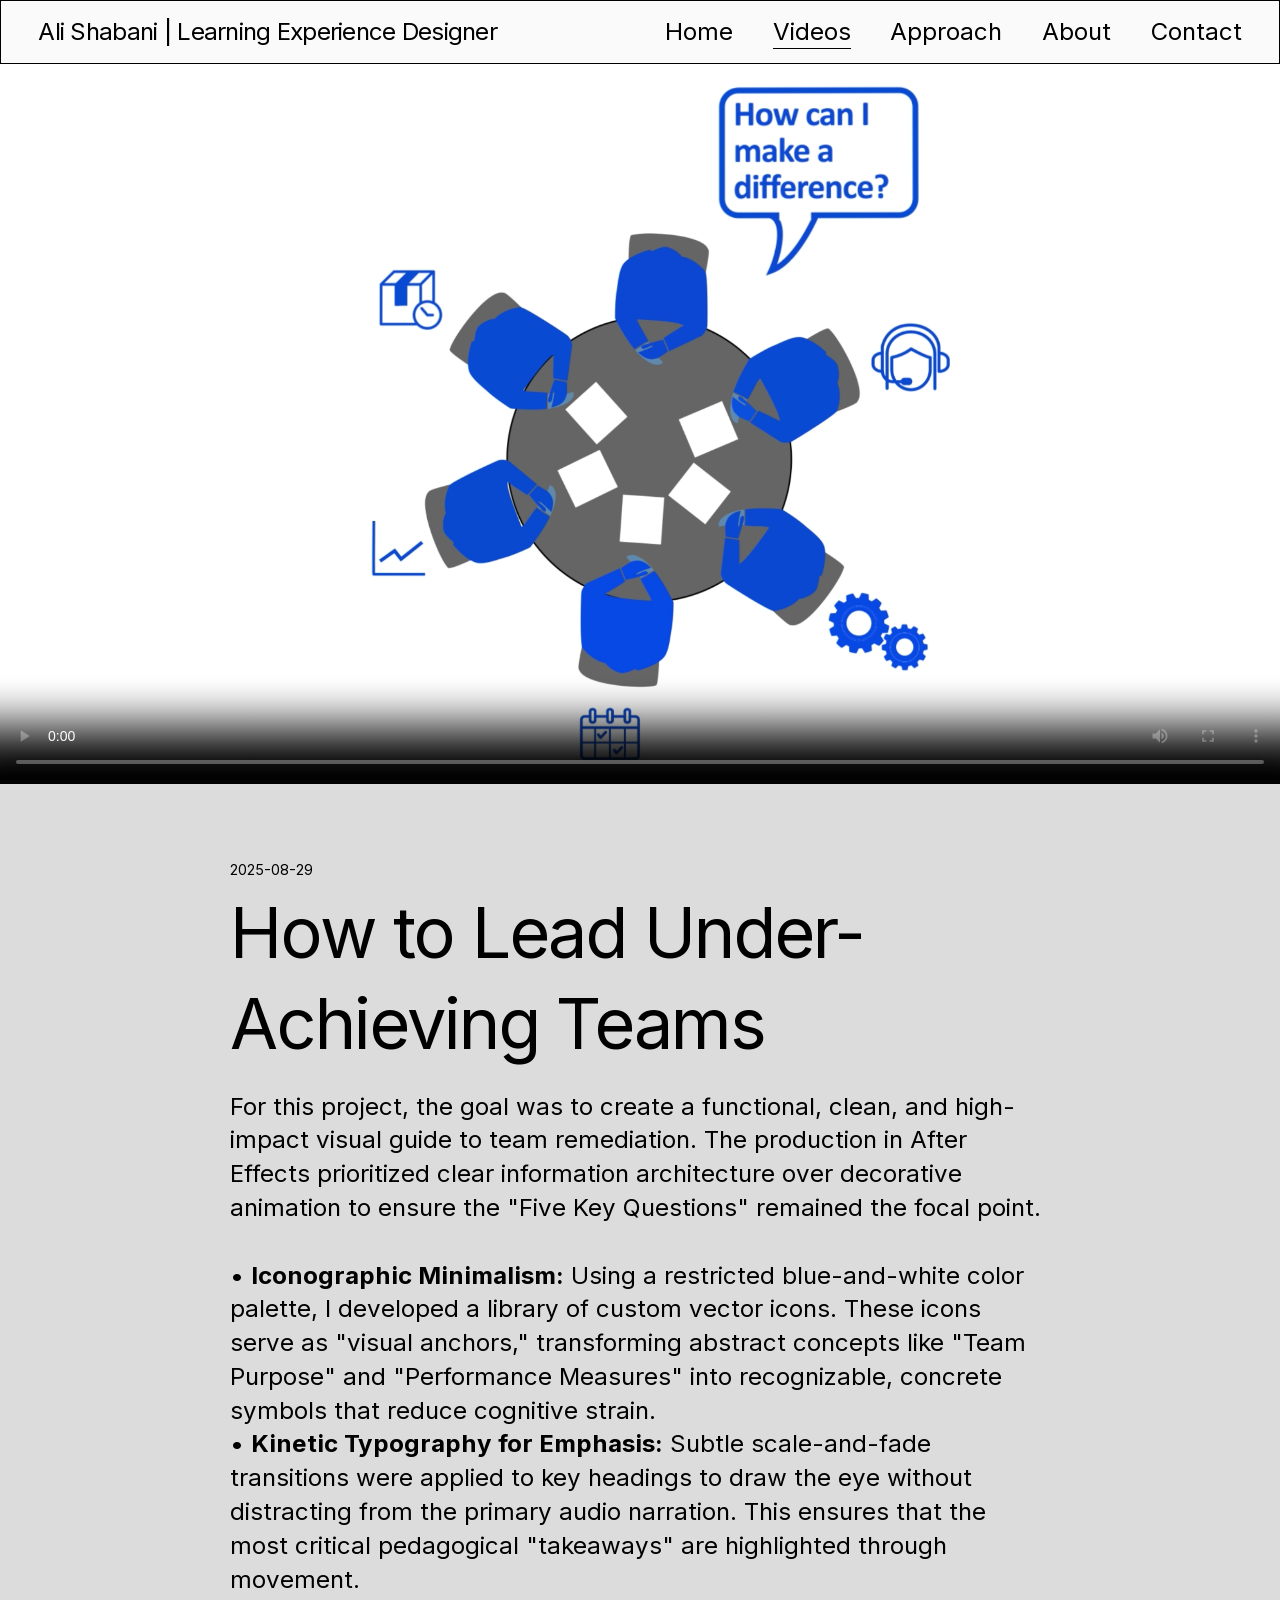
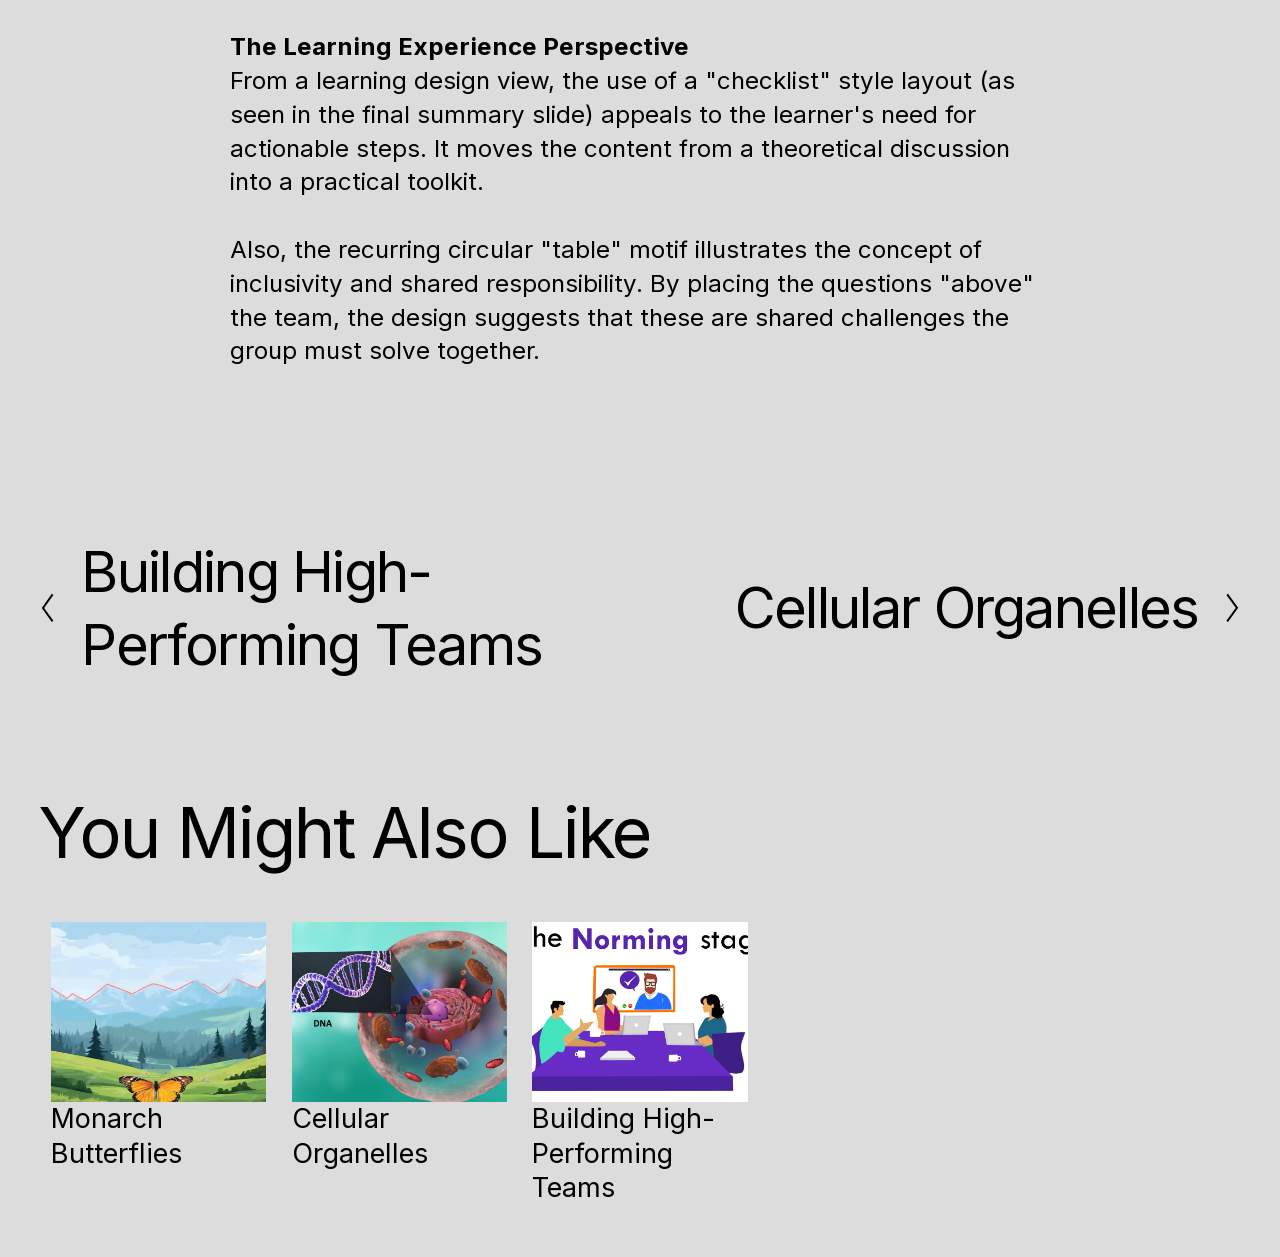
<file: videos-WIx4I/v/15-minute-midday-routine-tfp7w-pe6jr/index.html>
<!DOCTYPE html>
<html lang="en-CA" xmlns:fb="http://www.facebook.com/2008/fbml" xmlns:og="http://opengraphprotocol.org/schema/">
<head>
<meta content="IE=edge,chrome=1" http-equiv="X-UA-Compatible"/>
<meta content="width=device-width, initial-scale=1" name="viewport"/>

<base href=""/>
<meta charset="utf-8"/>
<title>How to Lead Under-Achieving Teams — Ali Shabani | Learning Experience Designer</title>
<meta content="Sec-CH-UA-Platform-Version, Sec-CH-UA-Model" http-equiv="Accept-CH"/>
<link href="https://www.innerplexity.com/videos-WIx4I/v/15-minute-midday-routine-tfp7w-pe6jr" rel="canonical"/>
<meta content="Ali Shabani | Learning Experience Designer" property="og:site_name"/>
<meta content="How to Lead Under-Achieving Teams — Ali Shabani | Learning Experience Designer" property="og:title"/>
<meta content="https://www.innerplexity.com/videos-WIx4I/v/15-minute-midday-routine-tfp7w-pe6jr" property="og:url"/>
<meta content="website" property="og:type"/>
<meta content="Scenario-driven explainer video focused on leadership decision-making and performance recovery strategies" property="og:description"/>
<meta content="../../../assets/img/ab9c98-8.png" property="og:image"/>
<meta content="1500" property="og:image:width"/>
<meta content="843" property="og:image:height"/>
<meta content="How to Lead Under-Achieving Teams — Ali Shabani | Learning Experience Designer" itemprop="name"/>
<meta content="https://www.innerplexity.com/videos-WIx4I/v/15-minute-midday-routine-tfp7w-pe6jr" itemprop="url"/>
<meta content="Scenario-driven explainer video focused on leadership decision-making and performance recovery strategies" itemprop="description"/>
<meta content="../../../assets/img/ab9c98-8.png" itemprop="thumbnailUrl"/>
<link href="../../../assets/img/ab9c98-8.png" rel="image_src"/>
<meta content="../../../assets/img/ab9c98-8.png" itemprop="image"/>
<meta content="How to Lead Under-Achieving Teams — Ali Shabani | Learning Experience Designer" name="twitter:title"/>
<meta content="../../../assets/img/ab9c98-8.png" name="twitter:image"/>
<meta content="https://www.innerplexity.com/videos-WIx4I/v/15-minute-midday-routine-tfp7w-pe6jr" name="twitter:url"/>
<meta content="summary" name="twitter:card"/>
<meta content="Scenario-driven explainer video focused on leadership decision-making and performance recovery strategies" name="twitter:description"/>
<meta content=" Scenario-driven explainer video focused on leadership decision-making and performance recovery strategies " name="description"/>


<style data-sqsp-font-ids="6a31363e691a2d058d1a1524">
/* greek-ext */
@font-face {
  font-family: 'Inter';
  font-style: normal;
  font-weight: 400;
  font-display: swap;
  src: url('../../../assets/fonts/46ea1c70-greek-ext.woff2') format('woff2');
  unicode-range: U+1F00-1FFF;
}
/* latin */
@font-face {
  font-family: 'Inter';
  font-style: normal;
  font-weight: 400;
  font-display: swap;
  src: url('../../../assets/fonts/ac496057-latin.woff2') format('woff2');
  unicode-range: U+0000-00FF, U+0131, U+0152-0153, U+02BB-02BC, U+02C6, U+02DA, U+02DC, U+0304, U+0308, U+0329, U+2000-206F, U+20AC, U+2122, U+2191, U+2193, U+2212, U+2215, U+FEFF, U+FFFD;
}
/* cyrillic */
@font-face {
  font-family: 'Inter';
  font-style: normal;
  font-weight: 400;
  font-display: swap;
  src: url('../../../assets/fonts/c9c27ed9-cyrillic.woff2') format('woff2');
  unicode-range: U+0301, U+0400-045F, U+0490-0491, U+04B0-04B1, U+2116;
}
/* latin-ext */
@font-face {
  font-family: 'Inter';
  font-style: normal;
  font-weight: 400;
  font-display: swap;
  src: url('../../../assets/fonts/b050ea96-latin-ext.woff2') format('woff2');
  unicode-range: U+0100-02BA, U+02BD-02C5, U+02C7-02CC, U+02CE-02D7, U+02DD-02FF, U+0304, U+0308, U+0329, U+1D00-1DBF, U+1E00-1E9F, U+1EF2-1EFF, U+2020, U+20A0-20AB, U+20AD-20C0, U+2113, U+2C60-2C7F, U+A720-A7FF;
}
/* greek */
@font-face {
  font-family: 'Inter';
  font-style: normal;
  font-weight: 400;
  font-display: swap;
  src: url('../../../assets/fonts/b557cbe0-greek.woff2') format('woff2');
  unicode-range: U+0370-0377, U+037A-037F, U+0384-038A, U+038C, U+038E-03A1, U+03A3-03FF;
}
/* vietnamese */
@font-face {
  font-family: 'Inter';
  font-style: normal;
  font-weight: 400;
  font-display: swap;
  src: url('../../../assets/fonts/0887871a-vietnamese.woff2') format('woff2');
  unicode-range: U+0102-0103, U+0110-0111, U+0128-0129, U+0168-0169, U+01A0-01A1, U+01AF-01B0, U+0300-0301, U+0303-0304, U+0308-0309, U+0323, U+0329, U+1EA0-1EF9, U+20AB;
}
/* cyrillic-ext */
@font-face {
  font-family: 'Inter';
  font-style: normal;
  font-weight: 400;
  font-display: swap;
  src: url('../../../assets/fonts/81eea474-cyrillic-ext.woff2') format('woff2');
  unicode-range: U+0460-052F, U+1C80-1C8A, U+20B4, U+2DE0-2DFF, U+A640-A69F, U+FE2E-FE2F;
}
/* vietnamese */
@font-face {
  font-family: 'Inter';
  font-style: normal;
  font-weight: 700;
  font-display: swap;
  src: url('../../../assets/fonts/4113b352-vietnamese.woff2') format('woff2');
  unicode-range: U+0102-0103, U+0110-0111, U+0128-0129, U+0168-0169, U+01A0-01A1, U+01AF-01B0, U+0300-0301, U+0303-0304, U+0308-0309, U+0323, U+0329, U+1EA0-1EF9, U+20AB;
}
/* latin */
@font-face {
  font-family: 'Inter';
  font-style: normal;
  font-weight: 700;
  font-display: swap;
  src: url('../../../assets/fonts/b649195f-latin.woff2') format('woff2');
  unicode-range: U+0000-00FF, U+0131, U+0152-0153, U+02BB-02BC, U+02C6, U+02DA, U+02DC, U+0304, U+0308, U+0329, U+2000-206F, U+20AC, U+2122, U+2191, U+2193, U+2212, U+2215, U+FEFF, U+FFFD;
}
/* cyrillic-ext */
@font-face {
  font-family: 'Inter';
  font-style: normal;
  font-weight: 700;
  font-display: swap;
  src: url('../../../assets/fonts/66c18e4b-cyrillic-ext.woff2') format('woff2');
  unicode-range: U+0460-052F, U+1C80-1C8A, U+20B4, U+2DE0-2DFF, U+A640-A69F, U+FE2E-FE2F;
}
/* latin-ext */
@font-face {
  font-family: 'Inter';
  font-style: normal;
  font-weight: 700;
  font-display: swap;
  src: url('../../../assets/fonts/c0b7ce99-latin-ext.woff2') format('woff2');
  unicode-range: U+0100-02BA, U+02BD-02C5, U+02C7-02CC, U+02CE-02D7, U+02DD-02FF, U+0304, U+0308, U+0329, U+1D00-1DBF, U+1E00-1E9F, U+1EF2-1EFF, U+2020, U+20A0-20AB, U+20AD-20C0, U+2113, U+2C60-2C7F, U+A720-A7FF;
}
/* cyrillic */
@font-face {
  font-family: 'Inter';
  font-style: normal;
  font-weight: 700;
  font-display: swap;
  src: url('../../../assets/fonts/af0b57b3-cyrillic.woff2') format('woff2');
  unicode-range: U+0301, U+0400-045F, U+0490-0491, U+04B0-04B1, U+2116;
}
/* greek-ext */
@font-face {
  font-family: 'Inter';
  font-style: normal;
  font-weight: 700;
  font-display: swap;
  src: url('../../../assets/fonts/91ca4c6c-greek-ext.woff2') format('woff2');
  unicode-range: U+1F00-1FFF;
}
/* greek */
@font-face {
  font-family: 'Inter';
  font-style: normal;
  font-weight: 700;
  font-display: swap;
  src: url('../../../assets/fonts/c75aaa21-greek.woff2') format('woff2');
  unicode-range: U+0370-0377, U+037A-037F, U+0384-038A, U+038C, U+038E-03A1, U+03A3-03FF;
}
/* cyrillic */
@font-face {
  font-family: 'Inter';
  font-style: italic;
  font-weight: 400;
  font-display: swap;
  src: url('../../../assets/fonts/d3fb858e-cyrillic.woff2') format('woff2');
  unicode-range: U+0301, U+0400-045F, U+0490-0491, U+04B0-04B1, U+2116;
}
/* vietnamese */
@font-face {
  font-family: 'Inter';
  font-style: italic;
  font-weight: 400;
  font-display: swap;
  src: url('../../../assets/fonts/e8210424-vietnamese.woff2') format('woff2');
  unicode-range: U+0102-0103, U+0110-0111, U+0128-0129, U+0168-0169, U+01A0-01A1, U+01AF-01B0, U+0300-0301, U+0303-0304, U+0308-0309, U+0323, U+0329, U+1EA0-1EF9, U+20AB;
}
/* latin-ext */
@font-face {
  font-family: 'Inter';
  font-style: italic;
  font-weight: 400;
  font-display: swap;
  src: url('../../../assets/fonts/5151666f-latin-ext.woff2') format('woff2');
  unicode-range: U+0100-02BA, U+02BD-02C5, U+02C7-02CC, U+02CE-02D7, U+02DD-02FF, U+0304, U+0308, U+0329, U+1D00-1DBF, U+1E00-1E9F, U+1EF2-1EFF, U+2020, U+20A0-20AB, U+20AD-20C0, U+2113, U+2C60-2C7F, U+A720-A7FF;
}
/* latin */
@font-face {
  font-family: 'Inter';
  font-style: italic;
  font-weight: 400;
  font-display: swap;
  src: url('../../../assets/fonts/429e26ea-latin.woff2') format('woff2');
  unicode-range: U+0000-00FF, U+0131, U+0152-0153, U+02BB-02BC, U+02C6, U+02DA, U+02DC, U+0304, U+0308, U+0329, U+2000-206F, U+20AC, U+2122, U+2191, U+2193, U+2212, U+2215, U+FEFF, U+FFFD;
}
/* greek-ext */
@font-face {
  font-family: 'Inter';
  font-style: italic;
  font-weight: 400;
  font-display: swap;
  src: url('../../../assets/fonts/dc8ef5c0-greek-ext.woff2') format('woff2');
  unicode-range: U+1F00-1FFF;
}
/* cyrillic-ext */
@font-face {
  font-family: 'Inter';
  font-style: italic;
  font-weight: 400;
  font-display: swap;
  src: url('../../../assets/fonts/33eec106-cyrillic-ext.woff2') format('woff2');
  unicode-range: U+0460-052F, U+1C80-1C8A, U+20B4, U+2DE0-2DFF, U+A640-A69F, U+FE2E-FE2F;
}
/* greek */
@font-face {
  font-family: 'Inter';
  font-style: italic;
  font-weight: 400;
  font-display: swap;
  src: url('../../../assets/fonts/e639d1a4-greek.woff2') format('woff2');
  unicode-range: U+0370-0377, U+037A-037F, U+0384-038A, U+038C, U+038E-03A1, U+03A3-03FF;
}
/* cyrillic-ext */
@font-face {
  font-family: 'Inter';
  font-style: normal;
  font-weight: 500;
  font-display: swap;
  src: url('../../../assets/fonts/0c454122-cyrillic-ext.woff2') format('woff2');
  unicode-range: U+0460-052F, U+1C80-1C8A, U+20B4, U+2DE0-2DFF, U+A640-A69F, U+FE2E-FE2F;
}
/* cyrillic */
@font-face {
  font-family: 'Inter';
  font-style: normal;
  font-weight: 500;
  font-display: swap;
  src: url('../../../assets/fonts/30392945-cyrillic.woff2') format('woff2');
  unicode-range: U+0301, U+0400-045F, U+0490-0491, U+04B0-04B1, U+2116;
}
/* greek */
@font-face {
  font-family: 'Inter';
  font-style: normal;
  font-weight: 500;
  font-display: swap;
  src: url('../../../assets/fonts/ab9667b0-greek.woff2') format('woff2');
  unicode-range: U+0370-0377, U+037A-037F, U+0384-038A, U+038C, U+038E-03A1, U+03A3-03FF;
}
/* greek-ext */
@font-face {
  font-family: 'Inter';
  font-style: normal;
  font-weight: 500;
  font-display: swap;
  src: url('../../../assets/fonts/546a0214-greek-ext.woff2') format('woff2');
  unicode-range: U+1F00-1FFF;
}
/* vietnamese */
@font-face {
  font-family: 'Inter';
  font-style: normal;
  font-weight: 500;
  font-display: swap;
  src: url('../../../assets/fonts/432aa354-vietnamese.woff2') format('woff2');
  unicode-range: U+0102-0103, U+0110-0111, U+0128-0129, U+0168-0169, U+01A0-01A1, U+01AF-01B0, U+0300-0301, U+0303-0304, U+0308-0309, U+0323, U+0329, U+1EA0-1EF9, U+20AB;
}
/* latin */
@font-face {
  font-family: 'Inter';
  font-style: normal;
  font-weight: 500;
  font-display: swap;
  src: url('../../../assets/fonts/935205cf-latin.woff2') format('woff2');
  unicode-range: U+0000-00FF, U+0131, U+0152-0153, U+02BB-02BC, U+02C6, U+02DA, U+02DC, U+0304, U+0308, U+0329, U+2000-206F, U+20AC, U+2122, U+2191, U+2193, U+2212, U+2215, U+FEFF, U+FFFD;
}
/* latin-ext */
@font-face {
  font-family: 'Inter';
  font-style: normal;
  font-weight: 500;
  font-display: swap;
  src: url('../../../assets/fonts/702f4d93-latin-ext.woff2') format('woff2');
  unicode-range: U+0100-02BA, U+02BD-02C5, U+02C7-02CC, U+02CE-02D7, U+02DD-02FF, U+0304, U+0308, U+0329, U+1D00-1DBF, U+1E00-1E9F, U+1EF2-1EFF, U+2020, U+20A0-20AB, U+20AD-20C0, U+2113, U+2C60-2C7F, U+A720-A7FF;
}
/* vietnamese */
@font-face {
  font-family: 'Inter';
  font-style: italic;
  font-weight: 700;
  font-display: swap;
  src: url('../../../assets/fonts/43b885bd-vietnamese.woff2') format('woff2');
  unicode-range: U+0102-0103, U+0110-0111, U+0128-0129, U+0168-0169, U+01A0-01A1, U+01AF-01B0, U+0300-0301, U+0303-0304, U+0308-0309, U+0323, U+0329, U+1EA0-1EF9, U+20AB;
}
/* cyrillic */
@font-face {
  font-family: 'Inter';
  font-style: italic;
  font-weight: 700;
  font-display: swap;
  src: url('../../../assets/fonts/abae1e68-cyrillic.woff2') format('woff2');
  unicode-range: U+0301, U+0400-045F, U+0490-0491, U+04B0-04B1, U+2116;
}
/* greek */
@font-face {
  font-family: 'Inter';
  font-style: italic;
  font-weight: 700;
  font-display: swap;
  src: url('../../../assets/fonts/77de0f30-greek.woff2') format('woff2');
  unicode-range: U+0370-0377, U+037A-037F, U+0384-038A, U+038C, U+038E-03A1, U+03A3-03FF;
}
/* greek-ext */
@font-face {
  font-family: 'Inter';
  font-style: italic;
  font-weight: 700;
  font-display: swap;
  src: url('../../../assets/fonts/a1b8ee65-greek-ext.woff2') format('woff2');
  unicode-range: U+1F00-1FFF;
}
/* latin */
@font-face {
  font-family: 'Inter';
  font-style: italic;
  font-weight: 700;
  font-display: swap;
  src: url('../../../assets/fonts/f54c4727-latin.woff2') format('woff2');
  unicode-range: U+0000-00FF, U+0131, U+0152-0153, U+02BB-02BC, U+02C6, U+02DA, U+02DC, U+0304, U+0308, U+0329, U+2000-206F, U+20AC, U+2122, U+2191, U+2193, U+2212, U+2215, U+FEFF, U+FFFD;
}
/* cyrillic-ext */
@font-face {
  font-family: 'Inter';
  font-style: italic;
  font-weight: 700;
  font-display: swap;
  src: url('../../../assets/fonts/4ec15bb5-cyrillic-ext.woff2') format('woff2');
  unicode-range: U+0460-052F, U+1C80-1C8A, U+20B4, U+2DE0-2DFF, U+A640-A69F, U+FE2E-FE2F;
}
/* latin-ext */
@font-face {
  font-family: 'Inter';
  font-style: italic;
  font-weight: 700;
  font-display: swap;
  src: url('../../../assets/fonts/b545ee98-latin-ext.woff2') format('woff2');
  unicode-range: U+0100-02BA, U+02BD-02C5, U+02C7-02CC, U+02CE-02D7, U+02DD-02FF, U+0304, U+0308, U+0329, U+1D00-1DBF, U+1E00-1E9F, U+1EF2-1EFF, U+2020, U+20A0-20AB, U+20AD-20C0, U+2113, U+2C60-2C7F, U+A720-A7FF;
}
</style>










<link href="../../../css/user-account-core-9e71a27471c677cb-min.en-US.css" rel="stylesheet" type="text/css"/>
<script type="application/ld+json">{"url":"https://www.innerplexity.com","name":"Ali Shabani | Learning Experience Designer","description":"","@context":"http://schema.org","@type":"WebSite"}</script><link href="../../../css/site.css" rel="stylesheet" type="text/css"/><link href="../../../css/static.css" rel="stylesheet" type="text/css"/>

<style id="static-fixes">
/* static-site fixes */
.preFade, .preSlide, .preScale, .preClip, .preFlex { opacity: 1 !important; transform: none !important; clip-path: none !important; }
header, footer, section > .content-wrapper { animation: none !important; }
.page-section[data-animation] { opacity: 1 !important; transform: none !important; }
.sqs-announcement-bar-dropzone:empty { display: none; }
.header-actions-action--cart, .showOnMobile .header-menu-cart, .header-menu-cart { display: none !important; }
img[data-load="false"] { opacity: 1 !important; }
.sqs-block-video .video-block-wrapper video { width: 100%; height: 100%; display: block; }
</style></head>
<body class="primary-button-style-solid primary-button-shape-rounded secondary-button-style-outline secondary-button-shape-underline tertiary-button-style-outline tertiary-button-shape-underline form-field-style-outline form-field-shape-square form-field-border-all form-field-hover-focus-opacity form-field-checkbox-type-icon form-field-checkbox-fill-outline form-field-checkbox-color-normal form-field-checkbox-shape-square form-field-checkbox-layout-stack form-field-radio-type-icon form-field-radio-fill-outline form-field-radio-color-normal form-field-radio-shape-square form-field-radio-layout-stack form-field-survey-fill-outline form-field-survey-color-normal form-field-survey-shape-square form-submit-button-style-bar tweak-global-animations-enabled tweak-global-animations-animation-type-fade tweak-global-animations-animation-curve-ease image-block-poster-text-alignment-center image-block-card-content-position-center image-block-card-text-alignment-left image-block-overlap-content-position-center image-block-overlap-text-alignment-left image-block-collage-content-position-center image-block-collage-text-alignment-center image-block-stack-text-alignment-left tweak-blog-alternating-side-by-side-width-full tweak-blog-alternating-side-by-side-image-aspect-ratio-11-square tweak-blog-alternating-side-by-side-text-alignment-left tweak-blog-alternating-side-by-side-read-more-style-hide tweak-blog-alternating-side-by-side-image-text-alignment-middle tweak-blog-alternating-side-by-side-delimiter-bullet tweak-blog-alternating-side-by-side-meta-position-top tweak-blog-alternating-side-by-side-primary-meta-categories tweak-blog-alternating-side-by-side-secondary-meta-date tweak-blog-alternating-side-by-side-excerpt-show form-use-theme-colors tweak-global-animations-complexity-level-detailed tweak-global-animations-animation-style-fade tweak-blog-masonry-width-inset tweak-blog-masonry-text-alignment-center tweak-blog-masonry-primary-meta-categories tweak-blog-masonry-secondary-meta-date tweak-blog-masonry-meta-position-top tweak-blog-masonry-read-more-style-hide tweak-blog-masonry-delimiter-space tweak-blog-masonry-image-placement-above tweak-blog-masonry-excerpt-show tweak-portfolio-grid-overlay-width-full tweak-portfolio-grid-overlay-height-large tweak-portfolio-grid-overlay-image-aspect-ratio-11-square tweak-portfolio-grid-overlay-text-placement-center tweak-portfolio-grid-overlay-show-text-after-hover tweak-blog-single-column-width-inset tweak-blog-single-column-text-alignment-center tweak-blog-single-column-image-placement-above tweak-blog-single-column-delimiter-bullet tweak-blog-single-column-read-more-style-show tweak-blog-single-column-primary-meta-categories tweak-blog-single-column-secondary-meta-date tweak-blog-single-column-meta-position-top tweak-blog-single-column-content-full-post header-width-full tweak-fixed-header tweak-fixed-header-style-basic tweak-blog-item-width-narrow tweak-blog-item-text-alignment-left tweak-blog-item-meta-position-above-title tweak-blog-item-show-date tweak-blog-item-delimiter-bullet tweak-blog-side-by-side-width-inset tweak-blog-side-by-side-image-placement-left tweak-blog-side-by-side-image-aspect-ratio-11-square tweak-blog-side-by-side-primary-meta-categories tweak-blog-side-by-side-secondary-meta-date tweak-blog-side-by-side-meta-position-top tweak-blog-side-by-side-text-alignment-left tweak-blog-side-by-side-image-text-alignment-middle tweak-blog-side-by-side-read-more-style-show tweak-blog-side-by-side-delimiter-bullet tweak-blog-side-by-side-excerpt-show tweak-events-stacked-width-full tweak-events-stacked-height-large tweak-events-stacked-show-thumbnails tweak-events-stacked-thumbnail-size-32-standard tweak-events-stacked-date-style-with-text tweak-events-stacked-show-time tweak-events-stacked-show-location tweak-events-stacked-show-excerpt tweak-blog-basic-grid-width-full tweak-blog-basic-grid-image-aspect-ratio-32-standard tweak-blog-basic-grid-text-alignment-left tweak-blog-basic-grid-delimiter-bullet tweak-blog-basic-grid-image-placement-above tweak-blog-basic-grid-read-more-style-show tweak-blog-basic-grid-primary-meta-categories tweak-blog-basic-grid-secondary-meta-date tweak-blog-basic-grid-excerpt-show tweak-portfolio-grid-basic-width-full tweak-portfolio-grid-basic-height-small tweak-portfolio-grid-basic-image-aspect-ratio-11-square tweak-portfolio-grid-basic-text-alignment-left tweak-portfolio-grid-basic-hover-effect-fade header-overlay-alignment-left tweak-portfolio-index-background-link-format-stacked tweak-portfolio-index-background-width-full tweak-portfolio-index-background-height-large tweak-portfolio-index-background-vertical-alignment-middle tweak-portfolio-index-background-horizontal-alignment-center tweak-portfolio-index-background-delimiter-none tweak-portfolio-index-background-animation-type-fade tweak-portfolio-index-background-animation-duration-medium tweak-portfolio-hover-follow-layout-inline tweak-portfolio-hover-follow-delimiter-bullet tweak-portfolio-hover-follow-animation-type-fade tweak-portfolio-hover-follow-animation-duration-fast tweak-portfolio-hover-static-layout-inline tweak-portfolio-hover-static-front tweak-portfolio-hover-static-delimiter-hyphen tweak-portfolio-hover-static-animation-type-fade tweak-portfolio-hover-static-animation-duration-fast hide-opentable-icons opentable-style-dark tweak-product-quick-view-button-style-floating tweak-product-quick-view-button-position-center tweak-product-quick-view-lightbox-excerpt-display-truncate tweak-product-quick-view-lightbox-show-arrows tweak-product-quick-view-lightbox-show-close-button tweak-product-quick-view-lightbox-controls-weight-light native-currency-code-cad view-item collection-layout-default collection-69bd6115cb47851c29a4c1d2 mobile-style-available sqs-seven-one has-banner-image item-main-image" id="item-69bd6115cb47851c29a4c1d5" tabindex="-1">
<div class="clearfix site-wrapper" id="siteWrapper">
<div class="floating-cart hidden" id="floatingCart">

</div>
<header class="header theme-col--primary" data-controller="Header" data-current-styles='{
                                                                                                                                                      "layout": "navRight",
                                                                                                                                                      "action": {
                                                                                                                                                        "href": "/#contact",
                                                                                                                                                        "buttonText": "Contact",
                                                                                                                                                        "newWindow": false
                                                                                                                                                      },
                                                                                                                                                      "showSocial": false,
                                                                                                                                                      "socialOptions": {
                                                                                                                                                        "socialBorderShape": "none",
                                                                                                                                                        "socialBorderStyle": "outline",
                                                                                                                                                        "socialBorderThickness": {
                                                                                                                                                          "unit": "px",
                                                                                                                                                          "value": 1.0
                                                                                                                                                        }
                                                                                                                                                      },
                                                                                                                                                      "menuOverlayTheme": "light",
                                                                                                                                                      "menuOverlayAnimation": "fade",
                                                                                                                                                      "cartStyle": "text",
                                                                                                                                                      "cartText": "Cart",
                                                                                                                                                      "showEmptyCartState": true,
                                                                                                                                                      "cartOptions": {
                                                                                                                                                        "iconType": "stroke-1",
                                                                                                                                                        "cartBorderShape": "none",
                                                                                                                                                        "cartBorderStyle": "outline",
                                                                                                                                                        "cartBorderThickness": {
                                                                                                                                                          "unit": "px",
                                                                                                                                                          "value": 1.0
                                                                                                                                                        }
                                                                                                                                                      },
                                                                                                                                                      "showButton": false,
                                                                                                                                                      "showCart": false,
                                                                                                                                                      "showAccountLogin": false,
                                                                                                                                                      "headerStyle": "solid",
                                                                                                                                                      "languagePicker": {
                                                                                                                                                        "enabled": false,
                                                                                                                                                        "iconEnabled": false,
                                                                                                                                                        "iconType": "globe",
                                                                                                                                                        "flagShape": "shiny",
                                                                                                                                                        "languageFlags": [ ]
                                                                                                                                                      },
                                                                                                                                                      "iconOptions": {
                                                                                                                                                        "desktopDropdownIconOptions": {
                                                                                                                                                          "size": {
                                                                                                                                                            "unit": "em",
                                                                                                                                                            "value": 1.0
                                                                                                                                                          },
                                                                                                                                                          "iconSpacing": {
                                                                                                                                                            "unit": "em",
                                                                                                                                                            "value": 0.35
                                                                                                                                                          },
                                                                                                                                                          "strokeWidth": {
                                                                                                                                                            "unit": "px",
                                                                                                                                                            "value": 1.0
                                                                                                                                                          },
                                                                                                                                                          "endcapType": "square",
                                                                                                                                                          "folderDropdownIcon": "none",
                                                                                                                                                          "languagePickerIcon": "openArrowHead"
                                                                                                                                                        },
                                                                                                                                                        "mobileDropdownIconOptions": {
                                                                                                                                                          "size": {
                                                                                                                                                            "unit": "em",
                                                                                                                                                            "value": 1.0
                                                                                                                                                          },
                                                                                                                                                          "iconSpacing": {
                                                                                                                                                            "unit": "em",
                                                                                                                                                            "value": 0.15
                                                                                                                                                          },
                                                                                                                                                          "strokeWidth": {
                                                                                                                                                            "unit": "px",
                                                                                                                                                            "value": 0.5
                                                                                                                                                          },
                                                                                                                                                          "endcapType": "square",
                                                                                                                                                          "folderDropdownIcon": "openArrowHead",
                                                                                                                                                          "languagePickerIcon": "openArrowHead"
                                                                                                                                                        }
                                                                                                                                                      },
                                                                                                                                                      "mobileOptions": {
                                                                                                                                                        "layout": "logoLeftNavRight",
                                                                                                                                                        "menuIconOptions": {
                                                                                                                                                          "style": "doubleLineHamburger",
                                                                                                                                                          "thickness": {
                                                                                                                                                            "unit": "px",
                                                                                                                                                            "value": 2.0
                                                                                                                                                          }
                                                                                                                                                        }
                                                                                                                                                      },
                                                                                                                                                      "solidOptions": {
                                                                                                                                                        "headerOpacity": {
                                                                                                                                                          "unit": "%",
                                                                                                                                                          "value": 100.0
                                                                                                                                                        },
                                                                                                                                                        "blurBackground": {
                                                                                                                                                          "enabled": false,
                                                                                                                                                          "blurRadius": {
                                                                                                                                                            "unit": "px",
                                                                                                                                                            "value": 12.0
                                                                                                                                                          }
                                                                                                                                                        },
                                                                                                                                                        "backgroundColor": {
                                                                                                                                                          "type": "SITE_PALETTE_COLOR",
                                                                                                                                                          "sitePaletteColor": {
                                                                                                                                                            "colorName": "white",
                                                                                                                                                            "alphaModifier": 1.0
                                                                                                                                                          }
                                                                                                                                                        }
                                                                                                                                                      },
                                                                                                                                                      "gradientOptions": {
                                                                                                                                                        "gradientType": "faded",
                                                                                                                                                        "headerOpacity": {
                                                                                                                                                          "unit": "%",
                                                                                                                                                          "value": 90.0
                                                                                                                                                        },
                                                                                                                                                        "blurBackground": {
                                                                                                                                                          "enabled": false,
                                                                                                                                                          "blurRadius": {
                                                                                                                                                            "unit": "px",
                                                                                                                                                            "value": 12.0
                                                                                                                                                          }
                                                                                                                                                        }
                                                                                                                                                      },
                                                                                                                                                      "dropShadowOptions": {
                                                                                                                                                        "enabled": false,
                                                                                                                                                        "blur": {
                                                                                                                                                          "unit": "px",
                                                                                                                                                          "value": 87.0
                                                                                                                                                        },
                                                                                                                                                        "spread": {
                                                                                                                                                          "unit": "px",
                                                                                                                                                          "value": 57.0
                                                                                                                                                        },
                                                                                                                                                        "distance": {
                                                                                                                                                          "unit": "px",
                                                                                                                                                          "value": 14.0
                                                                                                                                                        }
                                                                                                                                                      },
                                                                                                                                                      "borderOptions": {
                                                                                                                                                        "enabled": true,
                                                                                                                                                        "position": "allSides",
                                                                                                                                                        "thickness": {
                                                                                                                                                          "unit": "px",
                                                                                                                                                          "value": 1.0
                                                                                                                                                        }
                                                                                                                                                      },
                                                                                                                                                      "showPromotedElement": false,
                                                                                                                                                      "buttonVariant": "primary",
                                                                                                                                                      "blurBackground": {
                                                                                                                                                        "enabled": false,
                                                                                                                                                        "blurRadius": {
                                                                                                                                                          "unit": "px",
                                                                                                                                                          "value": 12.0
                                                                                                                                                        }
                                                                                                                                                      },
                                                                                                                                                      "headerOpacity": {
                                                                                                                                                        "unit": "%",
                                                                                                                                                        "value": 100.0
                                                                                                                                                      }
                                                                                                                                                    }' data-first-focusable-element="" data-header-style="solid" data-language-picker='{
                                                                                                                                                      "enabled": false,
                                                                                                                                                      "iconEnabled": false,
                                                                                                                                                      "iconType": "globe",
                                                                                                                                                      "flagShape": "shiny",
                                                                                                                                                      "languageFlags": [ ]
                                                                                                                                                    }' data-section-id="header" data-section-theme="" data-test="header" id="header" style="
      
      
      
        --solidHeaderBackgroundColor: hsla(var(--white-hsl), 1);
      
      
      
      
    " tabindex="-1">
<svg style="display:none" viewbox="0 0 22 22" xmlns="http://www.w3.org/2000/svg">
<symbol id="circle">
<path d="M11.5 17C14.5376 17 17 14.5376 17 11.5C17 8.46243 14.5376 6 11.5 6C8.46243 6 6 8.46243 6 11.5C6 14.5376 8.46243 17 11.5 17Z" fill="none"></path>
</symbol>
<symbol id="circleFilled">
<path d="M11.5 17C14.5376 17 17 14.5376 17 11.5C17 8.46243 14.5376 6 11.5 6C8.46243 6 6 8.46243 6 11.5C6 14.5376 8.46243 17 11.5 17Z"></path>
</symbol>
<symbol id="dash">
<path d="M11 11H19H3"></path>
</symbol>
<symbol id="squareFilled">
<rect height="11" width="11" x="6" y="6"></rect>
</symbol>
<symbol id="square">
<rect fill="none" height="9" stroke="inherit" width="9" x="7" y="7"></rect>
</symbol>
<symbol id="plus">
<path d="M11 3V19"></path>
<path d="M19 11L3 11"></path>
</symbol>
<symbol id="closedArrow">
<path d="M11 11V2M11 18.1797L17 11.1477L5 11.1477L11 18.1797Z" fill="none"></path>
</symbol>
<symbol id="closedArrowFilled">
<path d="M11 11L11 2" fill="none" stroke="inherit"></path>
<path clip-rule="evenodd" d="M2.74695 9.38428L19.038 9.38428L10.8925 19.0846L2.74695 9.38428Z" fill-rule="evenodd" stroke-width="1"></path>
</symbol>
<symbol id="closedArrowHead" viewbox="0 0 22 22" xmlns="http://www.w3.org/2000/symbol">
<path d="M18 7L11 15L4 7L18 7Z" fill="none" stroke="inherit"></path>
</symbol>
<symbol id="closedArrowHeadFilled" viewbox="0 0 22 22" xmlns="http://www.w3.org/2000/symbol">
<path d="M18.875 6.5L11 15.5L3.125 6.5L18.875 6.5Z"></path>
</symbol>
<symbol id="openArrow">
<path d="M11 18.3591L11 3" fill="none" stroke="inherit"></path>
<path d="M18 11.5L11 18.5L4 11.5" fill="none" stroke="inherit"></path>
</symbol>
<symbol id="openArrowHead">
<path d="M18 7L11 14L4 7" fill="none"></path>
</symbol>
<symbol id="pinchedArrow">
<path d="M11 17.3591L11 2" fill="none"></path>
<path d="M2 11C5.85455 12.2308 8.81818 14.9038 11 18C13.1818 14.8269 16.1455 12.1538 20 11" fill="none"></path>
</symbol>
<symbol id="pinchedArrowFilled">
<path d="M11.05 10.4894C7.04096 8.73759 1.05005 8 1.05005 8C6.20459 11.3191 9.41368 14.1773 11.05 21C12.6864 14.0851 15.8955 11.227 21.05 8C21.05 8 15.0591 8.73759 11.05 10.4894Z" stroke-width="1"></path>
<path d="M11 11L11 1" fill="none"></path>
</symbol>
<symbol id="pinchedArrowHead">
<path d="M2 7.24091C5.85455 8.40454 8.81818 10.9318 11 13.8591C13.1818 10.8591 16.1455 8.33181 20 7.24091" fill="none"></path>
</symbol>
<symbol id="pinchedArrowHeadFilled">
<path d="M11.05 7.1591C7.04096 5.60456 1.05005 4.95001 1.05005 4.95001C6.20459 7.89547 9.41368 10.4318 11.05 16.4864C12.6864 10.35 15.8955 7.81365 21.05 4.95001C21.05 4.95001 15.0591 5.60456 11.05 7.1591Z"></path>
</symbol>
</svg>
<div class="sqs-announcement-bar-dropzone"></div>
<div class="header-announcement-bar-wrapper">
<a class="header-skip-link sqs-button-element--primary" href="#page">
        Skip to Content
      </a>
<style>
    @supports (-webkit-backdrop-filter: none) or (backdrop-filter: none) {
        .header-blur-background {
            
                -webkit-backdrop-filter: blur(12px);
                backdrop-filter: blur(12px);
            
            
        }
    }
</style>
<div class="header-border" data-header-border="true" data-header-style="solid" data-test="header-border" style="


  
    border-width: 1px !important;
  



"></div>
<div class="header-dropshadow" data-header-dropshadow="false" data-header-style="solid" data-test="header-dropshadow" style=""></div>
<div>
<div class="header-background-solid" data-header-style="solid" data-test="header-background-solid" style="opacity: calc(100 * .01)"></div>
</div>
<div class="header-inner container--fluid header-mobile-layout-logo-left-nav-right header-layout-nav-right" data-test="header-inner">

<div class="header-background theme-bg--primary"></div>
<div class="header-display-desktop" data-content-field="site-title">


<div class="header-title-nav-wrapper">

<div class="header-title" data-animation-role="header-element">
<div class="header-title-text">
<a data-animation-role="header-element" href="../../../" id="site-title">Ali Shabani | Learning Experience Designer</a>
</div>
</div>

<div class="header-nav">
<div class="header-nav-wrapper">
<nav class="header-nav-list">
<div class="header-nav-item header-nav-item--collection header-nav-item--homepage">
<a data-animation-role="header-element" href="../../../">
        Home
      </a>
</div>
<div class="header-nav-item header-nav-item--collection header-nav-item--active">
<a aria-current="page" data-animation-role="header-element" href="../../../videos-WIx4I/">
        Videos
      </a>
</div>
<div class="header-nav-item header-nav-item--collection">
<a data-animation-role="header-element" href="../../../my-approach/">
        Approach
      </a>
</div>
<div class="header-nav-item header-nav-item--collection">
<a data-animation-role="header-element" href="../../../about/">
        About
      </a>
</div>
<div class="header-nav-item header-nav-item--collection">
<a data-animation-role="header-element" href="../../../contact/">
        Contact
      </a>
</div>
</nav>
</div>
</div>
</div>

<div class="header-actions header-actions--right">
<div class="showOnMobile">
</div>
<div class="showOnDesktop">
</div>
</div>
<style>
  .top-bun, 
  .patty, 
  .bottom-bun {
    height: 2px;
  }
</style>

<div class="header-burger menu-overlay-does-not-have-visible-non-navigation-items no-actions" data-animation-role="header-element">
<button class="header-burger-btn burger" data-test="header-burger">
<span class="js-header-burger-open-title visually-hidden" hidden="">Open Menu</span>
<span class="js-header-burger-close-title visually-hidden" hidden="">Close Menu</span>
<div class="burger-box">
<div class="burger-inner header-menu-icon-doubleLineHamburger">
<div class="top-bun"></div>
<div class="patty"></div>
<div class="bottom-bun"></div>
</div>
</div>
</button>
</div>
</div>
<div class="header-display-mobile" data-content-field="site-title">


<div class="header-title-nav-wrapper">

<div class="header-title" data-animation-role="header-element">
<div class="header-title-text">
<a data-animation-role="header-element" href="../../../" id="site-title">Ali Shabani | Learning Experience Designer</a>
</div>
</div>

<div class="header-nav">
<div class="header-nav-wrapper">
<nav class="header-nav-list">
<div class="header-nav-item header-nav-item--collection header-nav-item--homepage">
<a data-animation-role="header-element" href="../../../">
        Home
      </a>
</div>
<div class="header-nav-item header-nav-item--collection header-nav-item--active">
<a aria-current="page" data-animation-role="header-element" href="../../../videos-WIx4I/">
        Videos
      </a>
</div>
<div class="header-nav-item header-nav-item--collection">
<a data-animation-role="header-element" href="../../../my-approach/">
        Approach
      </a>
</div>
<div class="header-nav-item header-nav-item--collection">
<a data-animation-role="header-element" href="../../../about/">
        About
      </a>
</div>
<div class="header-nav-item header-nav-item--collection">
<a data-animation-role="header-element" href="../../../contact/">
        Contact
      </a>
</div>
</nav>
</div>
</div>
</div>

<div class="header-actions header-actions--right">
<div class="showOnMobile">
</div>
<div class="showOnDesktop">
</div>
</div>
<style>
  .top-bun, 
  .patty, 
  .bottom-bun {
    height: 2px;
  }
</style>

<div class="header-burger menu-overlay-does-not-have-visible-non-navigation-items no-actions" data-animation-role="header-element">
<button class="header-burger-btn burger" data-test="header-burger">
<span class="js-header-burger-open-title visually-hidden" hidden="">Open Menu</span>
<span class="js-header-burger-close-title visually-hidden" hidden="">Close Menu</span>
<div class="burger-box">
<div class="burger-inner header-menu-icon-doubleLineHamburger">
<div class="top-bun"></div>
<div class="patty"></div>
<div class="bottom-bun"></div>
</div>
</div>
</button>
</div>
</div>
</div>
</div>

<div class="header-menu header-menu--folder-list light" data-current-styles='{
                                                                                                                                                      "layout": "navRight",
                                                                                                                                                      "action": {
                                                                                                                                                        "href": "/#contact",
                                                                                                                                                        "buttonText": "Contact",
                                                                                                                                                        "newWindow": false
                                                                                                                                                      },
                                                                                                                                                      "showSocial": false,
                                                                                                                                                      "socialOptions": {
                                                                                                                                                        "socialBorderShape": "none",
                                                                                                                                                        "socialBorderStyle": "outline",
                                                                                                                                                        "socialBorderThickness": {
                                                                                                                                                          "unit": "px",
                                                                                                                                                          "value": 1.0
                                                                                                                                                        }
                                                                                                                                                      },
                                                                                                                                                      "menuOverlayTheme": "light",
                                                                                                                                                      "menuOverlayAnimation": "fade",
                                                                                                                                                      "cartStyle": "text",
                                                                                                                                                      "cartText": "Cart",
                                                                                                                                                      "showEmptyCartState": true,
                                                                                                                                                      "cartOptions": {
                                                                                                                                                        "iconType": "stroke-1",
                                                                                                                                                        "cartBorderShape": "none",
                                                                                                                                                        "cartBorderStyle": "outline",
                                                                                                                                                        "cartBorderThickness": {
                                                                                                                                                          "unit": "px",
                                                                                                                                                          "value": 1.0
                                                                                                                                                        }
                                                                                                                                                      },
                                                                                                                                                      "showButton": false,
                                                                                                                                                      "showCart": false,
                                                                                                                                                      "showAccountLogin": false,
                                                                                                                                                      "headerStyle": "solid",
                                                                                                                                                      "languagePicker": {
                                                                                                                                                        "enabled": false,
                                                                                                                                                        "iconEnabled": false,
                                                                                                                                                        "iconType": "globe",
                                                                                                                                                        "flagShape": "shiny",
                                                                                                                                                        "languageFlags": [ ]
                                                                                                                                                      },
                                                                                                                                                      "iconOptions": {
                                                                                                                                                        "desktopDropdownIconOptions": {
                                                                                                                                                          "size": {
                                                                                                                                                            "unit": "em",
                                                                                                                                                            "value": 1.0
                                                                                                                                                          },
                                                                                                                                                          "iconSpacing": {
                                                                                                                                                            "unit": "em",
                                                                                                                                                            "value": 0.35
                                                                                                                                                          },
                                                                                                                                                          "strokeWidth": {
                                                                                                                                                            "unit": "px",
                                                                                                                                                            "value": 1.0
                                                                                                                                                          },
                                                                                                                                                          "endcapType": "square",
                                                                                                                                                          "folderDropdownIcon": "none",
                                                                                                                                                          "languagePickerIcon": "openArrowHead"
                                                                                                                                                        },
                                                                                                                                                        "mobileDropdownIconOptions": {
                                                                                                                                                          "size": {
                                                                                                                                                            "unit": "em",
                                                                                                                                                            "value": 1.0
                                                                                                                                                          },
                                                                                                                                                          "iconSpacing": {
                                                                                                                                                            "unit": "em",
                                                                                                                                                            "value": 0.15
                                                                                                                                                          },
                                                                                                                                                          "strokeWidth": {
                                                                                                                                                            "unit": "px",
                                                                                                                                                            "value": 0.5
                                                                                                                                                          },
                                                                                                                                                          "endcapType": "square",
                                                                                                                                                          "folderDropdownIcon": "openArrowHead",
                                                                                                                                                          "languagePickerIcon": "openArrowHead"
                                                                                                                                                        }
                                                                                                                                                      },
                                                                                                                                                      "mobileOptions": {
                                                                                                                                                        "layout": "logoLeftNavRight",
                                                                                                                                                        "menuIconOptions": {
                                                                                                                                                          "style": "doubleLineHamburger",
                                                                                                                                                          "thickness": {
                                                                                                                                                            "unit": "px",
                                                                                                                                                            "value": 2.0
                                                                                                                                                          }
                                                                                                                                                        }
                                                                                                                                                      },
                                                                                                                                                      "solidOptions": {
                                                                                                                                                        "headerOpacity": {
                                                                                                                                                          "unit": "%",
                                                                                                                                                          "value": 100.0
                                                                                                                                                        },
                                                                                                                                                        "blurBackground": {
                                                                                                                                                          "enabled": false,
                                                                                                                                                          "blurRadius": {
                                                                                                                                                            "unit": "px",
                                                                                                                                                            "value": 12.0
                                                                                                                                                          }
                                                                                                                                                        },
                                                                                                                                                        "backgroundColor": {
                                                                                                                                                          "type": "SITE_PALETTE_COLOR",
                                                                                                                                                          "sitePaletteColor": {
                                                                                                                                                            "colorName": "white",
                                                                                                                                                            "alphaModifier": 1.0
                                                                                                                                                          }
                                                                                                                                                        }
                                                                                                                                                      },
                                                                                                                                                      "gradientOptions": {
                                                                                                                                                        "gradientType": "faded",
                                                                                                                                                        "headerOpacity": {
                                                                                                                                                          "unit": "%",
                                                                                                                                                          "value": 90.0
                                                                                                                                                        },
                                                                                                                                                        "blurBackground": {
                                                                                                                                                          "enabled": false,
                                                                                                                                                          "blurRadius": {
                                                                                                                                                            "unit": "px",
                                                                                                                                                            "value": 12.0
                                                                                                                                                          }
                                                                                                                                                        }
                                                                                                                                                      },
                                                                                                                                                      "dropShadowOptions": {
                                                                                                                                                        "enabled": false,
                                                                                                                                                        "blur": {
                                                                                                                                                          "unit": "px",
                                                                                                                                                          "value": 87.0
                                                                                                                                                        },
                                                                                                                                                        "spread": {
                                                                                                                                                          "unit": "px",
                                                                                                                                                          "value": 57.0
                                                                                                                                                        },
                                                                                                                                                        "distance": {
                                                                                                                                                          "unit": "px",
                                                                                                                                                          "value": 14.0
                                                                                                                                                        }
                                                                                                                                                      },
                                                                                                                                                      "borderOptions": {
                                                                                                                                                        "enabled": true,
                                                                                                                                                        "position": "allSides",
                                                                                                                                                        "thickness": {
                                                                                                                                                          "unit": "px",
                                                                                                                                                          "value": 1.0
                                                                                                                                                        }
                                                                                                                                                      },
                                                                                                                                                      "showPromotedElement": false,
                                                                                                                                                      "buttonVariant": "primary",
                                                                                                                                                      "blurBackground": {
                                                                                                                                                        "enabled": false,
                                                                                                                                                        "blurRadius": {
                                                                                                                                                          "unit": "px",
                                                                                                                                                          "value": 12.0
                                                                                                                                                        }
                                                                                                                                                      },
                                                                                                                                                      "headerOpacity": {
                                                                                                                                                        "unit": "%",
                                                                                                                                                        "value": 100.0
                                                                                                                                                      }
                                                                                                                                                    }' data-section-id="overlay-nav" data-section-theme="light" data-show-account-login="false" data-test="header-menu">
<div class="header-menu-bg theme-bg--primary"></div>
<div class="header-menu-nav">
<nav class="header-menu-nav-list">
<div class="header-menu-nav-folder" data-folder="root">
<div class="header-menu-nav-folder-content">

<div class="header-menu-nav-wrapper">
<div class="container header-menu-nav-item header-menu-nav-item--collection header-menu-nav-item--homepage">
<a href="../../../">
<div class="header-menu-nav-item-content">
                  Home
                </div>
</a>
</div>
<div class="container header-menu-nav-item header-menu-nav-item--collection header-menu-nav-item--active">
<a aria-current="page" href="../../../videos-WIx4I/">
<div class="header-menu-nav-item-content">
                  Videos
                </div>
</a>
</div>
<div class="container header-menu-nav-item header-menu-nav-item--collection">
<a href="../../../my-approach/">
<div class="header-menu-nav-item-content">
                  Approach
                </div>
</a>
</div>
<div class="container header-menu-nav-item header-menu-nav-item--collection">
<a href="../../../about/">
<div class="header-menu-nav-item-content">
                  About
                </div>
</a>
</div>
<div class="container header-menu-nav-item header-menu-nav-item--collection">
<a href="../../../contact/">
<div class="header-menu-nav-item-content">
                  Contact
                </div>
</a>
</div>
</div>
</div>
</div>
</nav>
</div>
</div>

</header>
<main class="container" id="page" role="main">
<article class="sections" data-page-sections="69bd6115cb47851c29a4c1ef" id="sections">
<section class="page-section lessons-item-section full-bleed-section" data-animation="" data-controller="SectionWrapperController" data-current-context='{
                                                                                                                                                      "video": null,
                                                                                                                                                      "backgroundImageId": null,
                                                                                                                                                      "backgroundMediaEffect": null,
                                                                                                                                                      "divider": null,
                                                                                                                                                      "typeName": "lessons"
                                                                                                                                                    }' data-current-styles="null" data-json-schema-section="" data-section-id="69bd6115cb47851c29a4c1f0" data-section-theme="" data-sqsp-section="videos-item" data-test="page-section">
<div class="section-border">
<div class="section-background">
</div>
</div>
<div class="content-wrapper" style="
      
        
      
    ">
<div class="content">
<div data-controller="LessonsItem" data-section-id="69bd6115cb47851c29a4c1f0">
<article class="lesson-item">
<section>
<div class="lessons-item-wrapper">
<div class="lesson-details">
<div class="lesson-desc" style="text-align:left;">
<div class="lesson-video-wrapper">
<div data-config-collection-id="69bd6115cb47851c29a4c1d2" data-config-item-id="69bd6115cb47851c29a4c1d5" data-controller="LessonVideoNative" data-dynamic-strings=""><video controls="" playsinline="" poster="../../../assets/img/5c4cd7-8.png" preload="metadata" src="../../../assets/video/how-to-lead-under-achieving-teams.mp4" style="width:100%;aspect-ratio:1.7777777777777777;display:block;background:#000;"></video></div>
</div>
<div class="lesson-detail-text-wrapper">
<div class="lesson-grid-meta-container">
<ul class="grid-categories">
</ul>
<span class="lesson-duration">2025-08-29</span>
</div>
<h2 class="lesson-details-title" data-content-field="title">
  How to Lead Under-Achieving Teams
</h2>
<div class="lesson-details-description" style="margin-top:20px;">
<p class="p2" data-rte-preserve-empty="true" style="text-align: start; ; white-space:pre-wrap;">For this project, the goal was to create a functional, clean, and high-impact visual guide to team remediation. The production in After Effects prioritized clear information architecture over decorative animation to ensure the "Five Key Questions" remained the focal point.</p><p class="p3" data-rte-preserve-empty="true" style="text-align: start; ; white-space:pre-wrap;"></p><p class="p3" data-rte-preserve-empty="true" style="text-align: start; ; white-space:pre-wrap;">• <strong>Iconographic Minimalism:</strong> Using a restricted blue-and-white color palette, I developed a library of custom vector icons. These icons serve as "visual anchors," transforming abstract concepts like "Team Purpose" and "Performance Measures" into recognizable, concrete symbols that reduce cognitive strain.</p><p class="p4" data-rte-preserve-empty="true" style="text-align: start; ; white-space:pre-wrap;">• <strong>Kinetic Typography for Emphasis:</strong> Subtle scale-and-fade transitions were applied to key headings to draw the eye without distracting from the primary audio narration. This ensures that the most critical pedagogical "takeaways" are highlighted through movement.</p><p class="p4" data-rte-preserve-empty="true" style="text-align: start; ; white-space:pre-wrap;"></p><p class="p4" data-rte-preserve-empty="true" style="text-align: start; ; white-space:pre-wrap;"><strong>The Learning Experience Perspective</strong></p><p class="p2" data-rte-preserve-empty="true" style="text-align: start; ; white-space:pre-wrap;">From a learning design view, the use of a "checklist" style layout (as seen in the final summary slide) appeals to the learner's need for actionable steps. It moves the content from a theoretical discussion into a practical toolkit.</p><p class="p2" data-rte-preserve-empty="true" style="text-align: start; ; white-space:pre-wrap;"></p><p class="p4" data-rte-preserve-empty="true" style="text-align: start; ; white-space:pre-wrap;">Also, the recurring circular "table" motif illustrates the concept of inclusivity and shared responsibility. By placing the questions "above" the team, the design suggests that these are shared challenges the group must solve together.</p>
</div>
</div>
</div>
</div>
<section class="lesson-item-pagination lesson-item-pagination--prev-next" data-collection-type="lessons">
<a class="lesson-item-pagination-link lesson-item-pagination-link--prev" data-test="pagination-link" href="../../../videos-WIx4I/v/tips-for-better-focus-cc7rp-d35s5/">
<div class="lesson-item-pagination-icon icon icon--stroke" data-test="prev-arrow">
<svg class="lesson-caret-left-icon--small" viewbox="0 0 9 16">
<polyline fill="none" points="7.3,14.7 2.5,8 7.3,1.2" stroke-miterlimit="10"></polyline>
</svg>
</div>
<div class="pagination-title-wrapper">
<div class="visually-hidden">Previous</div>
<h2 class="lesson-item-pagination-title" data-test="prev-pagination-title">
              
              
              
              Building High-Performing Teams
            </h2>
</div>
</a>
<a class="lesson-item-pagination-link lesson-item-pagination-link--next" data-test="pagination-link" href="../../../videos-WIx4I/v/30-minute-morning-flow-k86ea-acp2x/">
<div class="pagination-title-wrapper">
<div class="visually-hidden">Next</div>
<h2 class="lesson-item-pagination-title" data-test="next-pagination-title">
              
              
              
              Cellular Organelles
            </h2>
</div>
<div class="lesson-item-pagination-icon icon icon--stroke" data-test="next-arrow">
<svg class="lesson-caret-right-icon--small" viewbox="0 0 9 16">
<polyline fill="none" points="1.6,1.2 6.5,7.9 1.6,14.7" stroke-miterlimit="10"></polyline>
</svg>
</div>
</a>
</section>
<div class="lessons-item-related-wrapper">
<h2 class="lessons-item-related-title">
            You Might Also Like
          </h2>
<div class="lessons-item-related-item-list">
<div class="related-item">
<a class="related-item-link-thumbnail" href="../../../videos-WIx4I/v/practicing-mindfulness-atxk6-trext/">
<img alt="Related Video Item Thumbnail" class="related-item-thumbnail" elementtiming="nbf-lessons-related-item-thumbnail" src="../../../assets/img/54707d-3.jpg"/>
</a>
<a class="related-item-link-text" href="../../../videos-WIx4I/v/practicing-mindfulness-atxk6-trext/">
        Monarch Butterflies
      </a>
</div>
<div class="related-item">
<a class="related-item-link-thumbnail" href="../../../videos-WIx4I/v/30-minute-morning-flow-k86ea-acp2x/">
<img alt="Related Video Item Thumbnail" class="related-item-thumbnail" elementtiming="nbf-lessons-related-item-thumbnail" src="../../../assets/img/11ba8d-5-2.png"/>
</a>
<a class="related-item-link-text" href="../../../videos-WIx4I/v/30-minute-morning-flow-k86ea-acp2x/">
        Cellular Organelles
      </a>
</div>
<div class="related-item">
<a class="related-item-link-thumbnail" href="../../../videos-WIx4I/v/tips-for-better-focus-cc7rp-d35s5/">
<img alt="Related Video Item Thumbnail" class="related-item-thumbnail" elementtiming="nbf-lessons-related-item-thumbnail" src="../../../assets/img/63d3c8-13.png"/>
</a>
<a class="related-item-link-text" href="../../../videos-WIx4I/v/tips-for-better-focus-cc7rp-d35s5/">
        Building High-Performing Teams
      </a>
</div>
</div>
</div>
</div>
</section>
</article>
</div>
</div>
</div>
</section>
</article>
</main>
<footer class="sections" data-footer-sections="" id="footer-sections">
</footer>
</div>

<svg data-usage="social-icons-svg" style="display:none" version="1.1" xmlns="http://www.w3.org/2000/svg"><symbol id="instagram-unauth-icon" viewbox="0 0 64 64"><path d="M46.91,25.816c-0.073-1.597-0.326-2.687-0.697-3.641c-0.383-0.986-0.896-1.823-1.73-2.657c-0.834-0.834-1.67-1.347-2.657-1.73c-0.954-0.371-2.045-0.624-3.641-0.697C36.585,17.017,36.074,17,32,17s-4.585,0.017-6.184,0.09c-1.597,0.073-2.687,0.326-3.641,0.697c-0.986,0.383-1.823,0.896-2.657,1.73c-0.834,0.834-1.347,1.67-1.73,2.657c-0.371,0.954-0.624,2.045-0.697,3.641C17.017,27.415,17,27.926,17,32c0,4.074,0.017,4.585,0.09,6.184c0.073,1.597,0.326,2.687,0.697,3.641c0.383,0.986,0.896,1.823,1.73,2.657c0.834,0.834,1.67,1.347,2.657,1.73c0.954,0.371,2.045,0.624,3.641,0.697C27.415,46.983,27.926,47,32,47s4.585-0.017,6.184-0.09c1.597-0.073,2.687-0.326,3.641-0.697c0.986-0.383,1.823-0.896,2.657-1.73c0.834-0.834,1.347-1.67,1.73-2.657c0.371-0.954,0.624-2.045,0.697-3.641C46.983,36.585,47,36.074,47,32S46.983,27.415,46.91,25.816z M44.21,38.061c-0.067,1.462-0.311,2.257-0.516,2.785c-0.272,0.7-0.597,1.2-1.122,1.725c-0.525,0.525-1.025,0.85-1.725,1.122c-0.529,0.205-1.323,0.45-2.785,0.516c-1.581,0.072-2.056,0.087-6.061,0.087s-4.48-0.015-6.061-0.087c-1.462-0.067-2.257-0.311-2.785-0.516c-0.7-0.272-1.2-0.597-1.725-1.122c-0.525-0.525-0.85-1.025-1.122-1.725c-0.205-0.529-0.45-1.323-0.516-2.785c-0.072-1.582-0.087-2.056-0.087-6.061s0.015-4.48,0.087-6.061c0.067-1.462,0.311-2.257,0.516-2.785c0.272-0.7,0.597-1.2,1.122-1.725c0.525-0.525,1.025-0.85,1.725-1.122c0.529-0.205,1.323-0.45,2.785-0.516c1.582-0.072,2.056-0.087,6.061-0.087s4.48,0.015,6.061,0.087c1.462,0.067,2.257,0.311,2.785,0.516c0.7,0.272,1.2,0.597,1.725,1.122c0.525,0.525,0.85,1.025,1.122,1.725c0.205,0.529,0.45,1.323,0.516,2.785c0.072,1.582,0.087,2.056,0.087,6.061S44.282,36.48,44.21,38.061z M32,24.297c-4.254,0-7.703,3.449-7.703,7.703c0,4.254,3.449,7.703,7.703,7.703c4.254,0,7.703-3.449,7.703-7.703C39.703,27.746,36.254,24.297,32,24.297z M32,37c-2.761,0-5-2.239-5-5c0-2.761,2.239-5,5-5s5,2.239,5,5C37,34.761,34.761,37,32,37z M40.007,22.193c-0.994,0-1.8,0.806-1.8,1.8c0,0.994,0.806,1.8,1.8,1.8c0.994,0,1.8-0.806,1.8-1.8C41.807,22.999,41.001,22.193,40.007,22.193z"></path></symbol><symbol id="instagram-unauth-mask" viewbox="0 0 64 64"><path d="M43.693,23.153c-0.272-0.7-0.597-1.2-1.122-1.725c-0.525-0.525-1.025-0.85-1.725-1.122c-0.529-0.205-1.323-0.45-2.785-0.517c-1.582-0.072-2.056-0.087-6.061-0.087s-4.48,0.015-6.061,0.087c-1.462,0.067-2.257,0.311-2.785,0.517c-0.7,0.272-1.2,0.597-1.725,1.122c-0.525,0.525-0.85,1.025-1.122,1.725c-0.205,0.529-0.45,1.323-0.516,2.785c-0.072,1.582-0.087,2.056-0.087,6.061s0.015,4.48,0.087,6.061c0.067,1.462,0.311,2.257,0.516,2.785c0.272,0.7,0.597,1.2,1.122,1.725s1.025,0.85,1.725,1.122c0.529,0.205,1.323,0.45,2.785,0.516c1.581,0.072,2.056,0.087,6.061,0.087s4.48-0.015,6.061-0.087c1.462-0.067,2.257-0.311,2.785-0.516c0.7-0.272,1.2-0.597,1.725-1.122s0.85-1.025,1.122-1.725c0.205-0.529,0.45-1.323,0.516-2.785c0.072-1.582,0.087-2.056,0.087-6.061s-0.015-4.48-0.087-6.061C44.143,24.476,43.899,23.682,43.693,23.153z M32,39.703c-4.254,0-7.703-3.449-7.703-7.703s3.449-7.703,7.703-7.703s7.703,3.449,7.703,7.703S36.254,39.703,32,39.703z M40.007,25.793c-0.994,0-1.8-0.806-1.8-1.8c0-0.994,0.806-1.8,1.8-1.8c0.994,0,1.8,0.806,1.8,1.8C41.807,24.987,41.001,25.793,40.007,25.793z M0,0v64h64V0H0z M46.91,38.184c-0.073,1.597-0.326,2.687-0.697,3.641c-0.383,0.986-0.896,1.823-1.73,2.657c-0.834,0.834-1.67,1.347-2.657,1.73c-0.954,0.371-2.044,0.624-3.641,0.697C36.585,46.983,36.074,47,32,47s-4.585-0.017-6.184-0.09c-1.597-0.073-2.687-0.326-3.641-0.697c-0.986-0.383-1.823-0.896-2.657-1.73c-0.834-0.834-1.347-1.67-1.73-2.657c-0.371-0.954-0.624-2.044-0.697-3.641C17.017,36.585,17,36.074,17,32c0-4.074,0.017-4.585,0.09-6.185c0.073-1.597,0.326-2.687,0.697-3.641c0.383-0.986,0.896-1.823,1.73-2.657c0.834-0.834,1.67-1.347,2.657-1.73c0.954-0.371,2.045-0.624,3.641-0.697C27.415,17.017,27.926,17,32,17s4.585,0.017,6.184,0.09c1.597,0.073,2.687,0.326,3.641,0.697c0.986,0.383,1.823,0.896,2.657,1.73c0.834,0.834,1.347,1.67,1.73,2.657c0.371,0.954,0.624,2.044,0.697,3.641C46.983,27.415,47,27.926,47,32C47,36.074,46.983,36.585,46.91,38.184z M32,27c-2.761,0-5,2.239-5,5s2.239,5,5,5s5-2.239,5-5S34.761,27,32,27z"></path></symbol></svg>
<script>
(function(){
  var body = document.body;
  document.querySelectorAll('.header-burger-btn').forEach(function(btn){
    btn.addEventListener('click', function(){
      var open = body.classList.toggle('header--menu-open');
      document.querySelectorAll('.header-menu').forEach(function(m){ m.setAttribute('aria-hidden', String(!open)); });
      btn.classList.toggle('burger--active', open);
      btn.setAttribute('aria-expanded', String(open));
    });
  });
  document.querySelectorAll('.header-menu-nav-folder-content .header-menu-controls-control, [data-folder-id]').forEach(function(el){
    el.addEventListener('click', function(e){
      var id = el.getAttribute('data-folder-id') || el.getAttribute('data-action');
      if (!id) return;
    });
  });
  document.querySelectorAll('.accordion-item__click-target').forEach(function(btn){
    btn.addEventListener('click', function(){
      var item = btn.closest('.accordion-item');
      var dd = item.querySelector('.accordion-item__dropdown');
      var open = btn.getAttribute('aria-expanded') === 'true';
      btn.setAttribute('aria-expanded', String(!open));
      item.querySelectorAll('.accordion-icon-container').forEach(function(c){ c.setAttribute('data-is-open', String(!open)); });
      if (dd) { dd.classList.toggle('accordion-item__dropdown--open', !open); dd.style.maxHeight = open ? '0px' : dd.scrollHeight + 'px'; }
    });
  });
  function headerHeight(){
    var h = document.querySelector('header#header');
    if (h) document.documentElement.style.setProperty('--header-height', h.offsetHeight + 'px');
  }
  headerHeight(); window.addEventListener('resize', headerHeight);
})();
</script></body>
</html>
</file>
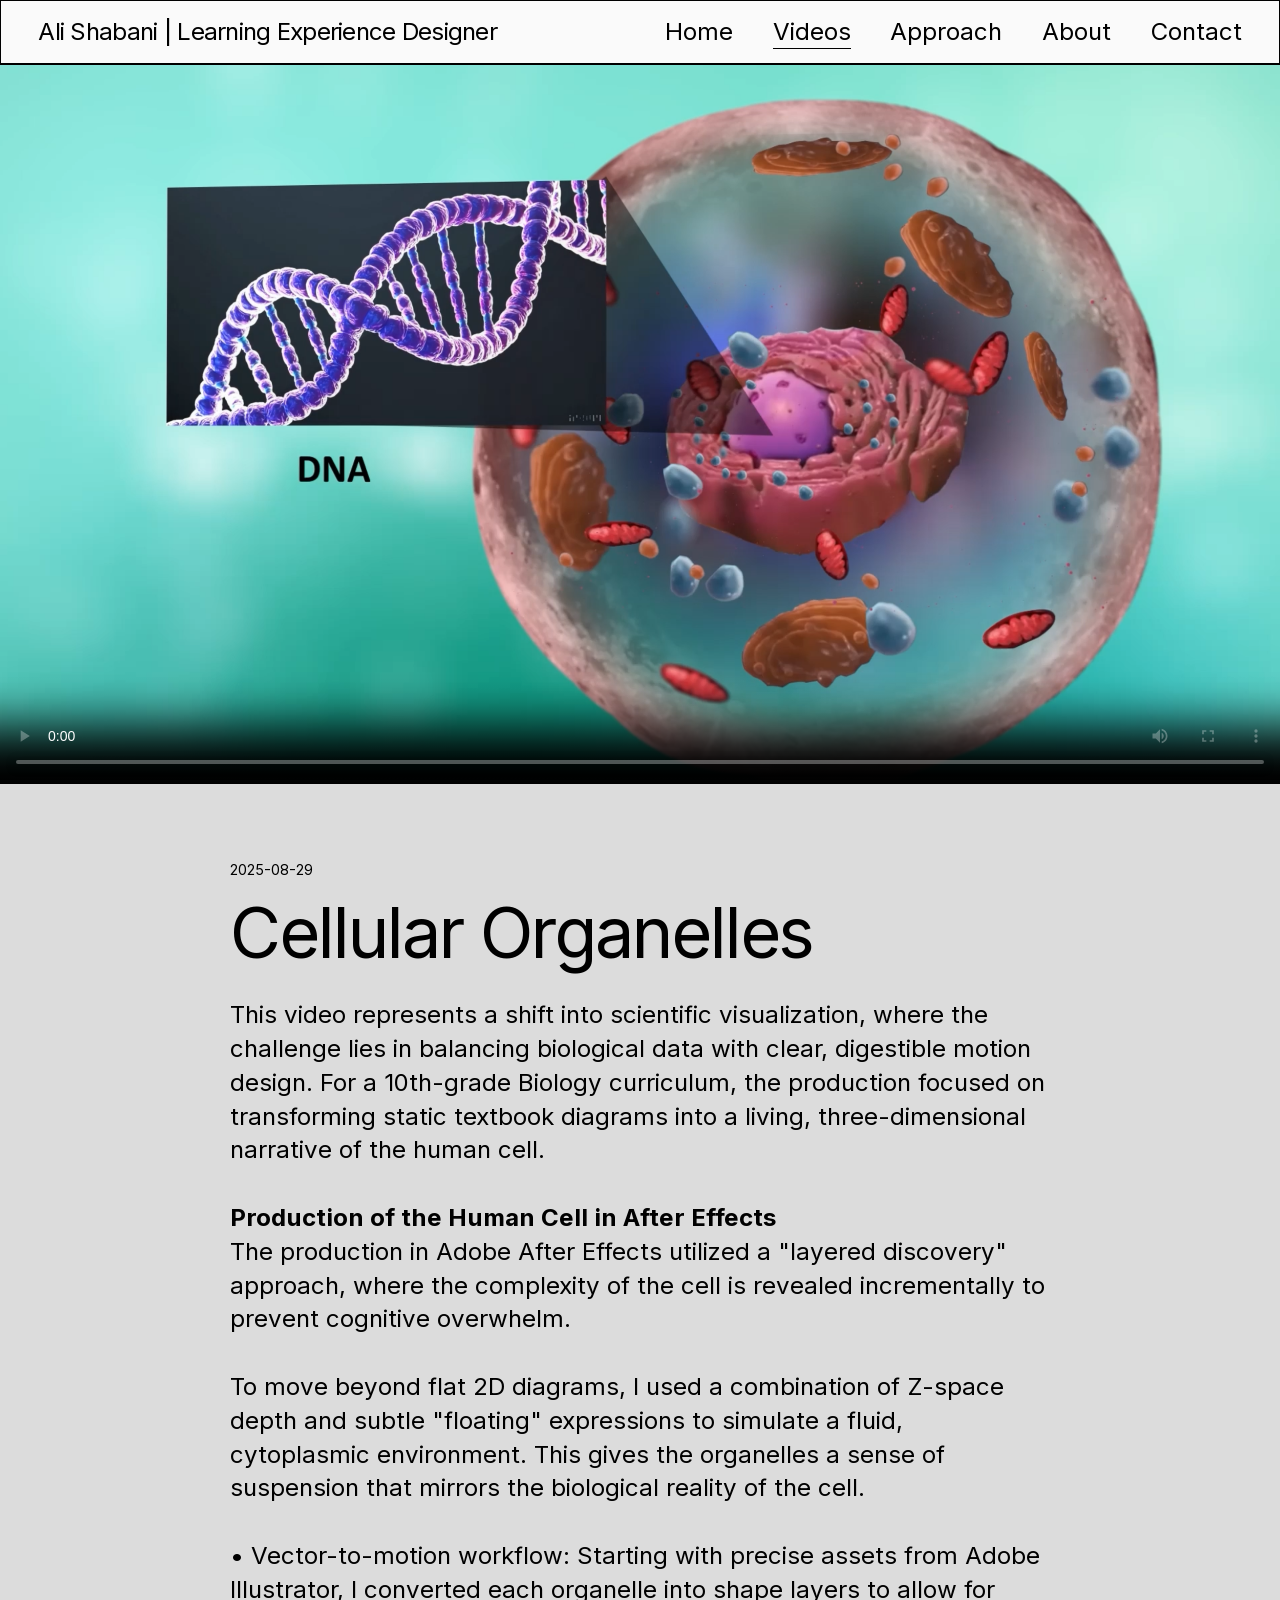
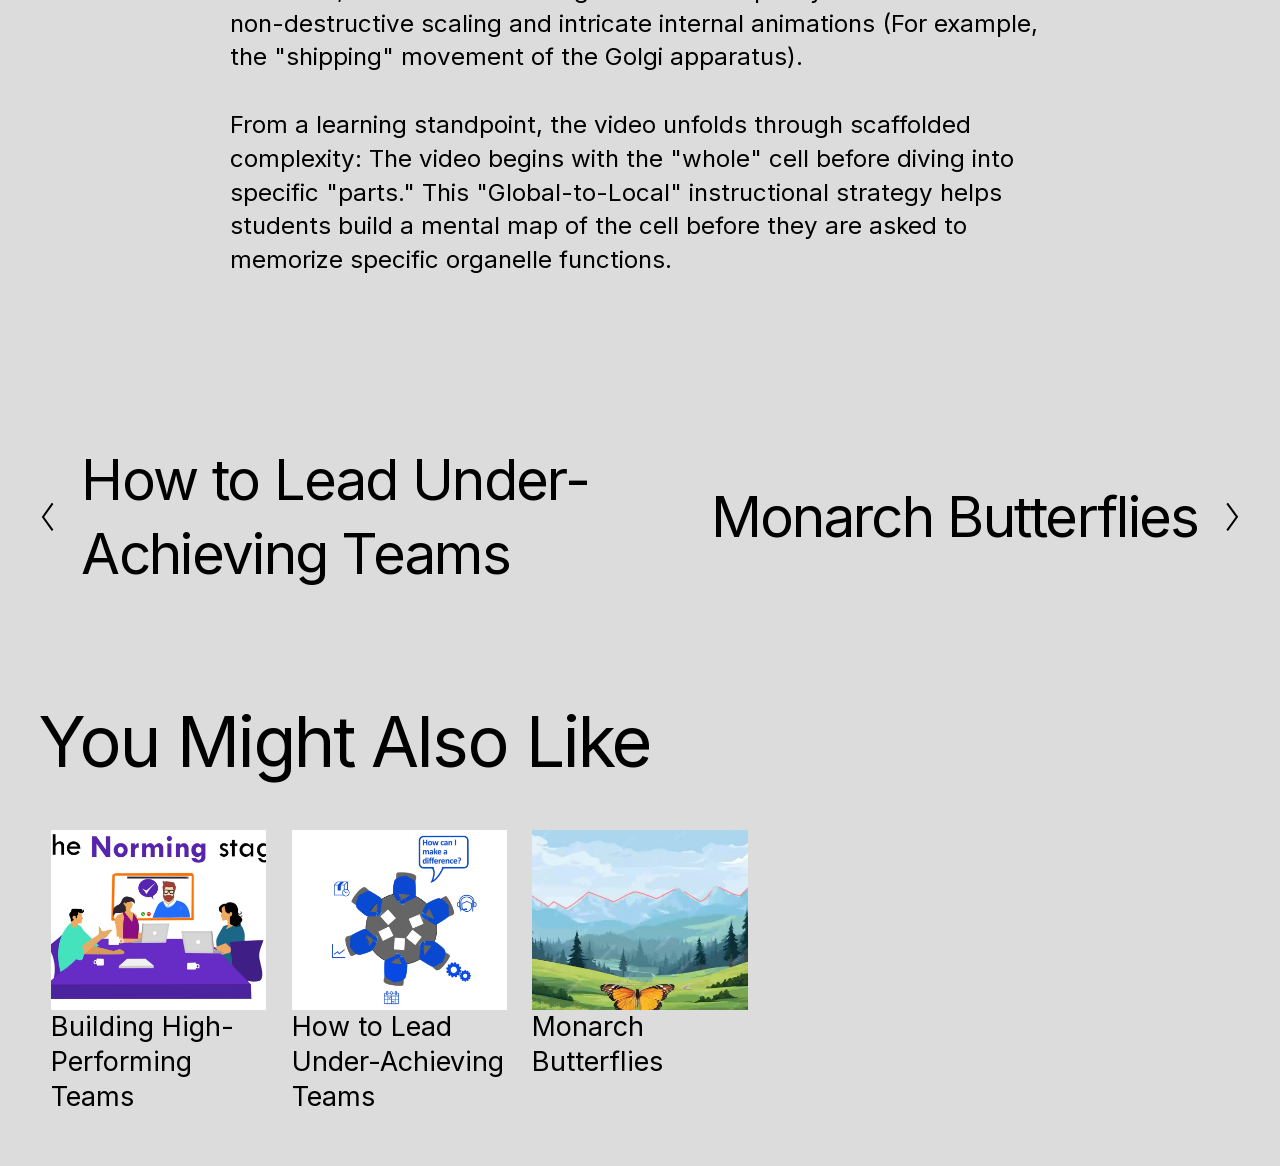
<file: videos-WIx4I/v/30-minute-morning-flow-k86ea-acp2x/index.html>
<!DOCTYPE html>
<html lang="en-CA" xmlns:fb="http://www.facebook.com/2008/fbml" xmlns:og="http://opengraphprotocol.org/schema/">
<head>
<meta content="IE=edge,chrome=1" http-equiv="X-UA-Compatible"/>
<meta content="width=device-width, initial-scale=1" name="viewport"/>

<base href=""/>
<meta charset="utf-8"/>
<title>Cellular Organelles — Ali Shabani | Learning Experience Designer</title>
<meta content="Sec-CH-UA-Platform-Version, Sec-CH-UA-Model" http-equiv="Accept-CH"/>
<link href="https://www.innerplexity.com/videos-WIx4I/v/30-minute-morning-flow-k86ea-acp2x" rel="canonical"/>
<meta content="Ali Shabani | Learning Experience Designer" property="og:site_name"/>
<meta content="Cellular Organelles — Ali Shabani | Learning Experience Designer" property="og:title"/>
<meta content="https://www.innerplexity.com/videos-WIx4I/v/30-minute-morning-flow-k86ea-acp2x" property="og:url"/>
<meta content="website" property="og:type"/>
<meta content="Educational animation simplifying complex biological structures through visual storytelling and microlearning design" property="og:description"/>
<meta content="../../../assets/img/2513f5-5-2.png" property="og:image"/>
<meta content="1500" property="og:image:width"/>
<meta content="841" property="og:image:height"/>
<meta content="Cellular Organelles — Ali Shabani | Learning Experience Designer" itemprop="name"/>
<meta content="https://www.innerplexity.com/videos-WIx4I/v/30-minute-morning-flow-k86ea-acp2x" itemprop="url"/>
<meta content="Educational animation simplifying complex biological structures through visual storytelling and microlearning design" itemprop="description"/>
<meta content="../../../assets/img/2513f5-5-2.png" itemprop="thumbnailUrl"/>
<link href="../../../assets/img/2513f5-5-2.png" rel="image_src"/>
<meta content="../../../assets/img/2513f5-5-2.png" itemprop="image"/>
<meta content="Cellular Organelles — Ali Shabani | Learning Experience Designer" name="twitter:title"/>
<meta content="../../../assets/img/2513f5-5-2.png" name="twitter:image"/>
<meta content="https://www.innerplexity.com/videos-WIx4I/v/30-minute-morning-flow-k86ea-acp2x" name="twitter:url"/>
<meta content="summary" name="twitter:card"/>
<meta content="Educational animation simplifying complex biological structures through visual storytelling and microlearning design" name="twitter:description"/>
<meta content=" Educational animation simplifying complex biological structures through visual storytelling and microlearning design " name="description"/>


<style data-sqsp-font-ids="6a31363e691a2d058d1a1524">
/* cyrillic-ext */
@font-face {
  font-family: 'Inter';
  font-style: normal;
  font-weight: 500;
  font-display: swap;
  src: url('../../../assets/fonts/0c454122-cyrillic-ext.woff2') format('woff2');
  unicode-range: U+0460-052F, U+1C80-1C8A, U+20B4, U+2DE0-2DFF, U+A640-A69F, U+FE2E-FE2F;
}
/* cyrillic */
@font-face {
  font-family: 'Inter';
  font-style: normal;
  font-weight: 500;
  font-display: swap;
  src: url('../../../assets/fonts/30392945-cyrillic.woff2') format('woff2');
  unicode-range: U+0301, U+0400-045F, U+0490-0491, U+04B0-04B1, U+2116;
}
/* greek */
@font-face {
  font-family: 'Inter';
  font-style: normal;
  font-weight: 500;
  font-display: swap;
  src: url('../../../assets/fonts/ab9667b0-greek.woff2') format('woff2');
  unicode-range: U+0370-0377, U+037A-037F, U+0384-038A, U+038C, U+038E-03A1, U+03A3-03FF;
}
/* greek-ext */
@font-face {
  font-family: 'Inter';
  font-style: normal;
  font-weight: 500;
  font-display: swap;
  src: url('../../../assets/fonts/546a0214-greek-ext.woff2') format('woff2');
  unicode-range: U+1F00-1FFF;
}
/* vietnamese */
@font-face {
  font-family: 'Inter';
  font-style: normal;
  font-weight: 500;
  font-display: swap;
  src: url('../../../assets/fonts/432aa354-vietnamese.woff2') format('woff2');
  unicode-range: U+0102-0103, U+0110-0111, U+0128-0129, U+0168-0169, U+01A0-01A1, U+01AF-01B0, U+0300-0301, U+0303-0304, U+0308-0309, U+0323, U+0329, U+1EA0-1EF9, U+20AB;
}
/* latin */
@font-face {
  font-family: 'Inter';
  font-style: normal;
  font-weight: 500;
  font-display: swap;
  src: url('../../../assets/fonts/935205cf-latin.woff2') format('woff2');
  unicode-range: U+0000-00FF, U+0131, U+0152-0153, U+02BB-02BC, U+02C6, U+02DA, U+02DC, U+0304, U+0308, U+0329, U+2000-206F, U+20AC, U+2122, U+2191, U+2193, U+2212, U+2215, U+FEFF, U+FFFD;
}
/* latin-ext */
@font-face {
  font-family: 'Inter';
  font-style: normal;
  font-weight: 500;
  font-display: swap;
  src: url('../../../assets/fonts/702f4d93-latin-ext.woff2') format('woff2');
  unicode-range: U+0100-02BA, U+02BD-02C5, U+02C7-02CC, U+02CE-02D7, U+02DD-02FF, U+0304, U+0308, U+0329, U+1D00-1DBF, U+1E00-1E9F, U+1EF2-1EFF, U+2020, U+20A0-20AB, U+20AD-20C0, U+2113, U+2C60-2C7F, U+A720-A7FF;
}
/* cyrillic */
@font-face {
  font-family: 'Inter';
  font-style: italic;
  font-weight: 400;
  font-display: swap;
  src: url('../../../assets/fonts/d3fb858e-cyrillic.woff2') format('woff2');
  unicode-range: U+0301, U+0400-045F, U+0490-0491, U+04B0-04B1, U+2116;
}
/* vietnamese */
@font-face {
  font-family: 'Inter';
  font-style: italic;
  font-weight: 400;
  font-display: swap;
  src: url('../../../assets/fonts/e8210424-vietnamese.woff2') format('woff2');
  unicode-range: U+0102-0103, U+0110-0111, U+0128-0129, U+0168-0169, U+01A0-01A1, U+01AF-01B0, U+0300-0301, U+0303-0304, U+0308-0309, U+0323, U+0329, U+1EA0-1EF9, U+20AB;
}
/* latin-ext */
@font-face {
  font-family: 'Inter';
  font-style: italic;
  font-weight: 400;
  font-display: swap;
  src: url('../../../assets/fonts/5151666f-latin-ext.woff2') format('woff2');
  unicode-range: U+0100-02BA, U+02BD-02C5, U+02C7-02CC, U+02CE-02D7, U+02DD-02FF, U+0304, U+0308, U+0329, U+1D00-1DBF, U+1E00-1E9F, U+1EF2-1EFF, U+2020, U+20A0-20AB, U+20AD-20C0, U+2113, U+2C60-2C7F, U+A720-A7FF;
}
/* latin */
@font-face {
  font-family: 'Inter';
  font-style: italic;
  font-weight: 400;
  font-display: swap;
  src: url('../../../assets/fonts/429e26ea-latin.woff2') format('woff2');
  unicode-range: U+0000-00FF, U+0131, U+0152-0153, U+02BB-02BC, U+02C6, U+02DA, U+02DC, U+0304, U+0308, U+0329, U+2000-206F, U+20AC, U+2122, U+2191, U+2193, U+2212, U+2215, U+FEFF, U+FFFD;
}
/* greek-ext */
@font-face {
  font-family: 'Inter';
  font-style: italic;
  font-weight: 400;
  font-display: swap;
  src: url('../../../assets/fonts/dc8ef5c0-greek-ext.woff2') format('woff2');
  unicode-range: U+1F00-1FFF;
}
/* cyrillic-ext */
@font-face {
  font-family: 'Inter';
  font-style: italic;
  font-weight: 400;
  font-display: swap;
  src: url('../../../assets/fonts/33eec106-cyrillic-ext.woff2') format('woff2');
  unicode-range: U+0460-052F, U+1C80-1C8A, U+20B4, U+2DE0-2DFF, U+A640-A69F, U+FE2E-FE2F;
}
/* greek */
@font-face {
  font-family: 'Inter';
  font-style: italic;
  font-weight: 400;
  font-display: swap;
  src: url('../../../assets/fonts/e639d1a4-greek.woff2') format('woff2');
  unicode-range: U+0370-0377, U+037A-037F, U+0384-038A, U+038C, U+038E-03A1, U+03A3-03FF;
}
/* vietnamese */
@font-face {
  font-family: 'Inter';
  font-style: italic;
  font-weight: 700;
  font-display: swap;
  src: url('../../../assets/fonts/43b885bd-vietnamese.woff2') format('woff2');
  unicode-range: U+0102-0103, U+0110-0111, U+0128-0129, U+0168-0169, U+01A0-01A1, U+01AF-01B0, U+0300-0301, U+0303-0304, U+0308-0309, U+0323, U+0329, U+1EA0-1EF9, U+20AB;
}
/* cyrillic */
@font-face {
  font-family: 'Inter';
  font-style: italic;
  font-weight: 700;
  font-display: swap;
  src: url('../../../assets/fonts/abae1e68-cyrillic.woff2') format('woff2');
  unicode-range: U+0301, U+0400-045F, U+0490-0491, U+04B0-04B1, U+2116;
}
/* greek */
@font-face {
  font-family: 'Inter';
  font-style: italic;
  font-weight: 700;
  font-display: swap;
  src: url('../../../assets/fonts/77de0f30-greek.woff2') format('woff2');
  unicode-range: U+0370-0377, U+037A-037F, U+0384-038A, U+038C, U+038E-03A1, U+03A3-03FF;
}
/* greek-ext */
@font-face {
  font-family: 'Inter';
  font-style: italic;
  font-weight: 700;
  font-display: swap;
  src: url('../../../assets/fonts/a1b8ee65-greek-ext.woff2') format('woff2');
  unicode-range: U+1F00-1FFF;
}
/* latin */
@font-face {
  font-family: 'Inter';
  font-style: italic;
  font-weight: 700;
  font-display: swap;
  src: url('../../../assets/fonts/f54c4727-latin.woff2') format('woff2');
  unicode-range: U+0000-00FF, U+0131, U+0152-0153, U+02BB-02BC, U+02C6, U+02DA, U+02DC, U+0304, U+0308, U+0329, U+2000-206F, U+20AC, U+2122, U+2191, U+2193, U+2212, U+2215, U+FEFF, U+FFFD;
}
/* cyrillic-ext */
@font-face {
  font-family: 'Inter';
  font-style: italic;
  font-weight: 700;
  font-display: swap;
  src: url('../../../assets/fonts/4ec15bb5-cyrillic-ext.woff2') format('woff2');
  unicode-range: U+0460-052F, U+1C80-1C8A, U+20B4, U+2DE0-2DFF, U+A640-A69F, U+FE2E-FE2F;
}
/* latin-ext */
@font-face {
  font-family: 'Inter';
  font-style: italic;
  font-weight: 700;
  font-display: swap;
  src: url('../../../assets/fonts/b545ee98-latin-ext.woff2') format('woff2');
  unicode-range: U+0100-02BA, U+02BD-02C5, U+02C7-02CC, U+02CE-02D7, U+02DD-02FF, U+0304, U+0308, U+0329, U+1D00-1DBF, U+1E00-1E9F, U+1EF2-1EFF, U+2020, U+20A0-20AB, U+20AD-20C0, U+2113, U+2C60-2C7F, U+A720-A7FF;
}
/* greek-ext */
@font-face {
  font-family: 'Inter';
  font-style: normal;
  font-weight: 400;
  font-display: swap;
  src: url('../../../assets/fonts/46ea1c70-greek-ext.woff2') format('woff2');
  unicode-range: U+1F00-1FFF;
}
/* latin */
@font-face {
  font-family: 'Inter';
  font-style: normal;
  font-weight: 400;
  font-display: swap;
  src: url('../../../assets/fonts/ac496057-latin.woff2') format('woff2');
  unicode-range: U+0000-00FF, U+0131, U+0152-0153, U+02BB-02BC, U+02C6, U+02DA, U+02DC, U+0304, U+0308, U+0329, U+2000-206F, U+20AC, U+2122, U+2191, U+2193, U+2212, U+2215, U+FEFF, U+FFFD;
}
/* cyrillic */
@font-face {
  font-family: 'Inter';
  font-style: normal;
  font-weight: 400;
  font-display: swap;
  src: url('../../../assets/fonts/c9c27ed9-cyrillic.woff2') format('woff2');
  unicode-range: U+0301, U+0400-045F, U+0490-0491, U+04B0-04B1, U+2116;
}
/* latin-ext */
@font-face {
  font-family: 'Inter';
  font-style: normal;
  font-weight: 400;
  font-display: swap;
  src: url('../../../assets/fonts/b050ea96-latin-ext.woff2') format('woff2');
  unicode-range: U+0100-02BA, U+02BD-02C5, U+02C7-02CC, U+02CE-02D7, U+02DD-02FF, U+0304, U+0308, U+0329, U+1D00-1DBF, U+1E00-1E9F, U+1EF2-1EFF, U+2020, U+20A0-20AB, U+20AD-20C0, U+2113, U+2C60-2C7F, U+A720-A7FF;
}
/* greek */
@font-face {
  font-family: 'Inter';
  font-style: normal;
  font-weight: 400;
  font-display: swap;
  src: url('../../../assets/fonts/b557cbe0-greek.woff2') format('woff2');
  unicode-range: U+0370-0377, U+037A-037F, U+0384-038A, U+038C, U+038E-03A1, U+03A3-03FF;
}
/* vietnamese */
@font-face {
  font-family: 'Inter';
  font-style: normal;
  font-weight: 400;
  font-display: swap;
  src: url('../../../assets/fonts/0887871a-vietnamese.woff2') format('woff2');
  unicode-range: U+0102-0103, U+0110-0111, U+0128-0129, U+0168-0169, U+01A0-01A1, U+01AF-01B0, U+0300-0301, U+0303-0304, U+0308-0309, U+0323, U+0329, U+1EA0-1EF9, U+20AB;
}
/* cyrillic-ext */
@font-face {
  font-family: 'Inter';
  font-style: normal;
  font-weight: 400;
  font-display: swap;
  src: url('../../../assets/fonts/81eea474-cyrillic-ext.woff2') format('woff2');
  unicode-range: U+0460-052F, U+1C80-1C8A, U+20B4, U+2DE0-2DFF, U+A640-A69F, U+FE2E-FE2F;
}
/* vietnamese */
@font-face {
  font-family: 'Inter';
  font-style: normal;
  font-weight: 700;
  font-display: swap;
  src: url('../../../assets/fonts/4113b352-vietnamese.woff2') format('woff2');
  unicode-range: U+0102-0103, U+0110-0111, U+0128-0129, U+0168-0169, U+01A0-01A1, U+01AF-01B0, U+0300-0301, U+0303-0304, U+0308-0309, U+0323, U+0329, U+1EA0-1EF9, U+20AB;
}
/* latin */
@font-face {
  font-family: 'Inter';
  font-style: normal;
  font-weight: 700;
  font-display: swap;
  src: url('../../../assets/fonts/b649195f-latin.woff2') format('woff2');
  unicode-range: U+0000-00FF, U+0131, U+0152-0153, U+02BB-02BC, U+02C6, U+02DA, U+02DC, U+0304, U+0308, U+0329, U+2000-206F, U+20AC, U+2122, U+2191, U+2193, U+2212, U+2215, U+FEFF, U+FFFD;
}
/* cyrillic-ext */
@font-face {
  font-family: 'Inter';
  font-style: normal;
  font-weight: 700;
  font-display: swap;
  src: url('../../../assets/fonts/66c18e4b-cyrillic-ext.woff2') format('woff2');
  unicode-range: U+0460-052F, U+1C80-1C8A, U+20B4, U+2DE0-2DFF, U+A640-A69F, U+FE2E-FE2F;
}
/* latin-ext */
@font-face {
  font-family: 'Inter';
  font-style: normal;
  font-weight: 700;
  font-display: swap;
  src: url('../../../assets/fonts/c0b7ce99-latin-ext.woff2') format('woff2');
  unicode-range: U+0100-02BA, U+02BD-02C5, U+02C7-02CC, U+02CE-02D7, U+02DD-02FF, U+0304, U+0308, U+0329, U+1D00-1DBF, U+1E00-1E9F, U+1EF2-1EFF, U+2020, U+20A0-20AB, U+20AD-20C0, U+2113, U+2C60-2C7F, U+A720-A7FF;
}
/* cyrillic */
@font-face {
  font-family: 'Inter';
  font-style: normal;
  font-weight: 700;
  font-display: swap;
  src: url('../../../assets/fonts/af0b57b3-cyrillic.woff2') format('woff2');
  unicode-range: U+0301, U+0400-045F, U+0490-0491, U+04B0-04B1, U+2116;
}
/* greek-ext */
@font-face {
  font-family: 'Inter';
  font-style: normal;
  font-weight: 700;
  font-display: swap;
  src: url('../../../assets/fonts/91ca4c6c-greek-ext.woff2') format('woff2');
  unicode-range: U+1F00-1FFF;
}
/* greek */
@font-face {
  font-family: 'Inter';
  font-style: normal;
  font-weight: 700;
  font-display: swap;
  src: url('../../../assets/fonts/c75aaa21-greek.woff2') format('woff2');
  unicode-range: U+0370-0377, U+037A-037F, U+0384-038A, U+038C, U+038E-03A1, U+03A3-03FF;
}
</style>










<link href="../../../css/user-account-core-9e71a27471c677cb-min.en-US.css" rel="stylesheet" type="text/css"/>
<script type="application/ld+json">{"url":"https://www.innerplexity.com","name":"Ali Shabani | Learning Experience Designer","description":"","@context":"http://schema.org","@type":"WebSite"}</script><link href="../../../css/site.css" rel="stylesheet" type="text/css"/><link href="../../../css/static.css" rel="stylesheet" type="text/css"/>

<style id="static-fixes">
/* static-site fixes */
.preFade, .preSlide, .preScale, .preClip, .preFlex { opacity: 1 !important; transform: none !important; clip-path: none !important; }
header, footer, section > .content-wrapper { animation: none !important; }
.page-section[data-animation] { opacity: 1 !important; transform: none !important; }
.sqs-announcement-bar-dropzone:empty { display: none; }
.header-actions-action--cart, .showOnMobile .header-menu-cart, .header-menu-cart { display: none !important; }
img[data-load="false"] { opacity: 1 !important; }
.sqs-block-video .video-block-wrapper video { width: 100%; height: 100%; display: block; }
</style></head>
<body class="primary-button-style-solid primary-button-shape-rounded secondary-button-style-outline secondary-button-shape-underline tertiary-button-style-outline tertiary-button-shape-underline form-field-style-outline form-field-shape-square form-field-border-all form-field-hover-focus-opacity form-field-checkbox-type-icon form-field-checkbox-fill-outline form-field-checkbox-color-normal form-field-checkbox-shape-square form-field-checkbox-layout-stack form-field-radio-type-icon form-field-radio-fill-outline form-field-radio-color-normal form-field-radio-shape-square form-field-radio-layout-stack form-field-survey-fill-outline form-field-survey-color-normal form-field-survey-shape-square form-submit-button-style-bar tweak-global-animations-enabled tweak-global-animations-animation-type-fade tweak-global-animations-animation-curve-ease image-block-poster-text-alignment-center image-block-card-content-position-center image-block-card-text-alignment-left image-block-overlap-content-position-center image-block-overlap-text-alignment-left image-block-collage-content-position-center image-block-collage-text-alignment-center image-block-stack-text-alignment-left tweak-blog-alternating-side-by-side-width-full tweak-blog-alternating-side-by-side-image-aspect-ratio-11-square tweak-blog-alternating-side-by-side-text-alignment-left tweak-blog-alternating-side-by-side-read-more-style-hide tweak-blog-alternating-side-by-side-image-text-alignment-middle tweak-blog-alternating-side-by-side-delimiter-bullet tweak-blog-alternating-side-by-side-meta-position-top tweak-blog-alternating-side-by-side-primary-meta-categories tweak-blog-alternating-side-by-side-secondary-meta-date tweak-blog-alternating-side-by-side-excerpt-show form-use-theme-colors tweak-global-animations-complexity-level-detailed tweak-global-animations-animation-style-fade tweak-blog-masonry-width-inset tweak-blog-masonry-text-alignment-center tweak-blog-masonry-primary-meta-categories tweak-blog-masonry-secondary-meta-date tweak-blog-masonry-meta-position-top tweak-blog-masonry-read-more-style-hide tweak-blog-masonry-delimiter-space tweak-blog-masonry-image-placement-above tweak-blog-masonry-excerpt-show tweak-portfolio-grid-overlay-width-full tweak-portfolio-grid-overlay-height-large tweak-portfolio-grid-overlay-image-aspect-ratio-11-square tweak-portfolio-grid-overlay-text-placement-center tweak-portfolio-grid-overlay-show-text-after-hover tweak-blog-single-column-width-inset tweak-blog-single-column-text-alignment-center tweak-blog-single-column-image-placement-above tweak-blog-single-column-delimiter-bullet tweak-blog-single-column-read-more-style-show tweak-blog-single-column-primary-meta-categories tweak-blog-single-column-secondary-meta-date tweak-blog-single-column-meta-position-top tweak-blog-single-column-content-full-post header-width-full tweak-fixed-header tweak-fixed-header-style-basic tweak-blog-item-width-narrow tweak-blog-item-text-alignment-left tweak-blog-item-meta-position-above-title tweak-blog-item-show-date tweak-blog-item-delimiter-bullet tweak-blog-side-by-side-width-inset tweak-blog-side-by-side-image-placement-left tweak-blog-side-by-side-image-aspect-ratio-11-square tweak-blog-side-by-side-primary-meta-categories tweak-blog-side-by-side-secondary-meta-date tweak-blog-side-by-side-meta-position-top tweak-blog-side-by-side-text-alignment-left tweak-blog-side-by-side-image-text-alignment-middle tweak-blog-side-by-side-read-more-style-show tweak-blog-side-by-side-delimiter-bullet tweak-blog-side-by-side-excerpt-show tweak-events-stacked-width-full tweak-events-stacked-height-large tweak-events-stacked-show-thumbnails tweak-events-stacked-thumbnail-size-32-standard tweak-events-stacked-date-style-with-text tweak-events-stacked-show-time tweak-events-stacked-show-location tweak-events-stacked-show-excerpt tweak-blog-basic-grid-width-full tweak-blog-basic-grid-image-aspect-ratio-32-standard tweak-blog-basic-grid-text-alignment-left tweak-blog-basic-grid-delimiter-bullet tweak-blog-basic-grid-image-placement-above tweak-blog-basic-grid-read-more-style-show tweak-blog-basic-grid-primary-meta-categories tweak-blog-basic-grid-secondary-meta-date tweak-blog-basic-grid-excerpt-show tweak-portfolio-grid-basic-width-full tweak-portfolio-grid-basic-height-small tweak-portfolio-grid-basic-image-aspect-ratio-11-square tweak-portfolio-grid-basic-text-alignment-left tweak-portfolio-grid-basic-hover-effect-fade header-overlay-alignment-left tweak-portfolio-index-background-link-format-stacked tweak-portfolio-index-background-width-full tweak-portfolio-index-background-height-large tweak-portfolio-index-background-vertical-alignment-middle tweak-portfolio-index-background-horizontal-alignment-center tweak-portfolio-index-background-delimiter-none tweak-portfolio-index-background-animation-type-fade tweak-portfolio-index-background-animation-duration-medium tweak-portfolio-hover-follow-layout-inline tweak-portfolio-hover-follow-delimiter-bullet tweak-portfolio-hover-follow-animation-type-fade tweak-portfolio-hover-follow-animation-duration-fast tweak-portfolio-hover-static-layout-inline tweak-portfolio-hover-static-front tweak-portfolio-hover-static-delimiter-hyphen tweak-portfolio-hover-static-animation-type-fade tweak-portfolio-hover-static-animation-duration-fast hide-opentable-icons opentable-style-dark tweak-product-quick-view-button-style-floating tweak-product-quick-view-button-position-center tweak-product-quick-view-lightbox-excerpt-display-truncate tweak-product-quick-view-lightbox-show-arrows tweak-product-quick-view-lightbox-show-close-button tweak-product-quick-view-lightbox-controls-weight-light native-currency-code-cad view-item collection-layout-default collection-69bd6115cb47851c29a4c1d2 mobile-style-available sqs-seven-one has-banner-image item-main-image" id="item-69bd6115cb47851c29a4c1df" tabindex="-1">
<div class="clearfix site-wrapper" id="siteWrapper">
<div class="floating-cart hidden" id="floatingCart">

</div>
<header class="header theme-col--primary" data-controller="Header" data-current-styles='{
"layout": "navRight",
"action": {
"href": "/#contact",
"buttonText": "Contact",
"newWindow": false
},
"showSocial": false,
"socialOptions": {
"socialBorderShape": "none",
"socialBorderStyle": "outline",
"socialBorderThickness": {
"unit": "px",
"value": 1.0
}
},
"menuOverlayTheme": "light",
"menuOverlayAnimation": "fade",
"cartStyle": "text",
"cartText": "Cart",
"showEmptyCartState": true,
"cartOptions": {
"iconType": "stroke-1",
"cartBorderShape": "none",
"cartBorderStyle": "outline",
"cartBorderThickness": {
"unit": "px",
"value": 1.0
}
},
"showButton": false,
"showCart": false,
"showAccountLogin": false,
"headerStyle": "solid",
"languagePicker": {
"enabled": false,
"iconEnabled": false,
"iconType": "globe",
"flagShape": "shiny",
"languageFlags": [ ]
},
"iconOptions": {
"desktopDropdownIconOptions": {
"size": {
"unit": "em",
"value": 1.0
},
"iconSpacing": {
"unit": "em",
"value": 0.35
},
"strokeWidth": {
"unit": "px",
"value": 1.0
},
"endcapType": "square",
"folderDropdownIcon": "none",
"languagePickerIcon": "openArrowHead"
},
"mobileDropdownIconOptions": {
"size": {
"unit": "em",
"value": 1.0
},
"iconSpacing": {
"unit": "em",
"value": 0.15
},
"strokeWidth": {
"unit": "px",
"value": 0.5
},
"endcapType": "square",
"folderDropdownIcon": "openArrowHead",
"languagePickerIcon": "openArrowHead"
}
},
"mobileOptions": {
"layout": "logoLeftNavRight",
"menuIconOptions": {
"style": "doubleLineHamburger",
"thickness": {
"unit": "px",
"value": 2.0
}
}
},
"solidOptions": {
"headerOpacity": {
"unit": "%",
"value": 100.0
},
"blurBackground": {
"enabled": false,
"blurRadius": {
"unit": "px",
"value": 12.0
}
},
"backgroundColor": {
"type": "SITE_PALETTE_COLOR",
"sitePaletteColor": {
"colorName": "white",
"alphaModifier": 1.0
}
}
},
"gradientOptions": {
"gradientType": "faded",
"headerOpacity": {
"unit": "%",
"value": 90.0
},
"blurBackground": {
"enabled": false,
"blurRadius": {
"unit": "px",
"value": 12.0
}
}
},
"dropShadowOptions": {
"enabled": false,
"blur": {
"unit": "px",
"value": 87.0
},
"spread": {
"unit": "px",
"value": 57.0
},
"distance": {
"unit": "px",
"value": 14.0
}
},
"borderOptions": {
"enabled": true,
"position": "allSides",
"thickness": {
"unit": "px",
"value": 1.0
}
},
"showPromotedElement": false,
"buttonVariant": "primary",
"blurBackground": {
"enabled": false,
"blurRadius": {
"unit": "px",
"value": 12.0
}
},
"headerOpacity": {
"unit": "%",
"value": 100.0
}
}' data-first-focusable-element="" data-header-style="solid" data-language-picker='{
"enabled": false,
"iconEnabled": false,
"iconType": "globe",
"flagShape": "shiny",
"languageFlags": [ ]
}' data-section-id="header" data-section-theme="" data-test="header" id="header" style="
      
      
      
        --solidHeaderBackgroundColor: hsla(var(--white-hsl), 1);
      
      
      
      
    " tabindex="-1">
<svg style="display:none" viewbox="0 0 22 22" xmlns="http://www.w3.org/2000/svg">
<symbol id="circle">
<path d="M11.5 17C14.5376 17 17 14.5376 17 11.5C17 8.46243 14.5376 6 11.5 6C8.46243 6 6 8.46243 6 11.5C6 14.5376 8.46243 17 11.5 17Z" fill="none"></path>
</symbol>
<symbol id="circleFilled">
<path d="M11.5 17C14.5376 17 17 14.5376 17 11.5C17 8.46243 14.5376 6 11.5 6C8.46243 6 6 8.46243 6 11.5C6 14.5376 8.46243 17 11.5 17Z"></path>
</symbol>
<symbol id="dash">
<path d="M11 11H19H3"></path>
</symbol>
<symbol id="squareFilled">
<rect height="11" width="11" x="6" y="6"></rect>
</symbol>
<symbol id="square">
<rect fill="none" height="9" stroke="inherit" width="9" x="7" y="7"></rect>
</symbol>
<symbol id="plus">
<path d="M11 3V19"></path>
<path d="M19 11L3 11"></path>
</symbol>
<symbol id="closedArrow">
<path d="M11 11V2M11 18.1797L17 11.1477L5 11.1477L11 18.1797Z" fill="none"></path>
</symbol>
<symbol id="closedArrowFilled">
<path d="M11 11L11 2" fill="none" stroke="inherit"></path>
<path clip-rule="evenodd" d="M2.74695 9.38428L19.038 9.38428L10.8925 19.0846L2.74695 9.38428Z" fill-rule="evenodd" stroke-width="1"></path>
</symbol>
<symbol id="closedArrowHead" viewbox="0 0 22 22" xmlns="http://www.w3.org/2000/symbol">
<path d="M18 7L11 15L4 7L18 7Z" fill="none" stroke="inherit"></path>
</symbol>
<symbol id="closedArrowHeadFilled" viewbox="0 0 22 22" xmlns="http://www.w3.org/2000/symbol">
<path d="M18.875 6.5L11 15.5L3.125 6.5L18.875 6.5Z"></path>
</symbol>
<symbol id="openArrow">
<path d="M11 18.3591L11 3" fill="none" stroke="inherit"></path>
<path d="M18 11.5L11 18.5L4 11.5" fill="none" stroke="inherit"></path>
</symbol>
<symbol id="openArrowHead">
<path d="M18 7L11 14L4 7" fill="none"></path>
</symbol>
<symbol id="pinchedArrow">
<path d="M11 17.3591L11 2" fill="none"></path>
<path d="M2 11C5.85455 12.2308 8.81818 14.9038 11 18C13.1818 14.8269 16.1455 12.1538 20 11" fill="none"></path>
</symbol>
<symbol id="pinchedArrowFilled">
<path d="M11.05 10.4894C7.04096 8.73759 1.05005 8 1.05005 8C6.20459 11.3191 9.41368 14.1773 11.05 21C12.6864 14.0851 15.8955 11.227 21.05 8C21.05 8 15.0591 8.73759 11.05 10.4894Z" stroke-width="1"></path>
<path d="M11 11L11 1" fill="none"></path>
</symbol>
<symbol id="pinchedArrowHead">
<path d="M2 7.24091C5.85455 8.40454 8.81818 10.9318 11 13.8591C13.1818 10.8591 16.1455 8.33181 20 7.24091" fill="none"></path>
</symbol>
<symbol id="pinchedArrowHeadFilled">
<path d="M11.05 7.1591C7.04096 5.60456 1.05005 4.95001 1.05005 4.95001C6.20459 7.89547 9.41368 10.4318 11.05 16.4864C12.6864 10.35 15.8955 7.81365 21.05 4.95001C21.05 4.95001 15.0591 5.60456 11.05 7.1591Z"></path>
</symbol>
</svg>
<div class="sqs-announcement-bar-dropzone"></div>
<div class="header-announcement-bar-wrapper">
<a class="header-skip-link sqs-button-element--primary" href="#page">
        Skip to Content
      </a>
<style>
    @supports (-webkit-backdrop-filter: none) or (backdrop-filter: none) {
        .header-blur-background {
            
                -webkit-backdrop-filter: blur(12px);
                backdrop-filter: blur(12px);
            
            
        }
    }
</style>
<div class="header-border" data-header-border="true" data-header-style="solid" data-test="header-border" style="


  
    border-width: 1px !important;
  



"></div>
<div class="header-dropshadow" data-header-dropshadow="false" data-header-style="solid" data-test="header-dropshadow" style=""></div>
<div>
<div class="header-background-solid" data-header-style="solid" data-test="header-background-solid" style="opacity: calc(100 * .01)"></div>
</div>
<div class="header-inner container--fluid header-mobile-layout-logo-left-nav-right header-layout-nav-right" data-test="header-inner">

<div class="header-background theme-bg--primary"></div>
<div class="header-display-desktop" data-content-field="site-title">


<div class="header-title-nav-wrapper">

<div class="header-title" data-animation-role="header-element">
<div class="header-title-text">
<a data-animation-role="header-element" href="../../../" id="site-title">Ali Shabani | Learning Experience Designer</a>
</div>
</div>

<div class="header-nav">
<div class="header-nav-wrapper">
<nav class="header-nav-list">
<div class="header-nav-item header-nav-item--collection header-nav-item--homepage">
<a data-animation-role="header-element" href="../../../">
        Home
      </a>
</div>
<div class="header-nav-item header-nav-item--collection header-nav-item--active">
<a aria-current="page" data-animation-role="header-element" href="../../../videos-WIx4I/">
        Videos
      </a>
</div>
<div class="header-nav-item header-nav-item--collection">
<a data-animation-role="header-element" href="../../../my-approach/">
        Approach
      </a>
</div>
<div class="header-nav-item header-nav-item--collection">
<a data-animation-role="header-element" href="../../../about/">
        About
      </a>
</div>
<div class="header-nav-item header-nav-item--collection">
<a data-animation-role="header-element" href="../../../contact/">
        Contact
      </a>
</div>
</nav>
</div>
</div>
</div>

<div class="header-actions header-actions--right">
<div class="showOnMobile">
</div>
<div class="showOnDesktop">
</div>
</div>
<style>
  .top-bun, 
  .patty, 
  .bottom-bun {
    height: 2px;
  }
</style>

<div class="header-burger menu-overlay-does-not-have-visible-non-navigation-items no-actions" data-animation-role="header-element">
<button class="header-burger-btn burger" data-test="header-burger">
<span class="js-header-burger-open-title visually-hidden" hidden="">Open Menu</span>
<span class="js-header-burger-close-title visually-hidden" hidden="">Close Menu</span>
<div class="burger-box">
<div class="burger-inner header-menu-icon-doubleLineHamburger">
<div class="top-bun"></div>
<div class="patty"></div>
<div class="bottom-bun"></div>
</div>
</div>
</button>
</div>
</div>
<div class="header-display-mobile" data-content-field="site-title">


<div class="header-title-nav-wrapper">

<div class="header-title" data-animation-role="header-element">
<div class="header-title-text">
<a data-animation-role="header-element" href="../../../" id="site-title">Ali Shabani | Learning Experience Designer</a>
</div>
</div>

<div class="header-nav">
<div class="header-nav-wrapper">
<nav class="header-nav-list">
<div class="header-nav-item header-nav-item--collection header-nav-item--homepage">
<a data-animation-role="header-element" href="../../../">
        Home
      </a>
</div>
<div class="header-nav-item header-nav-item--collection header-nav-item--active">
<a aria-current="page" data-animation-role="header-element" href="../../../videos-WIx4I/">
        Videos
      </a>
</div>
<div class="header-nav-item header-nav-item--collection">
<a data-animation-role="header-element" href="../../../my-approach/">
        Approach
      </a>
</div>
<div class="header-nav-item header-nav-item--collection">
<a data-animation-role="header-element" href="../../../about/">
        About
      </a>
</div>
<div class="header-nav-item header-nav-item--collection">
<a data-animation-role="header-element" href="../../../contact/">
        Contact
      </a>
</div>
</nav>
</div>
</div>
</div>

<div class="header-actions header-actions--right">
<div class="showOnMobile">
</div>
<div class="showOnDesktop">
</div>
</div>
<style>
  .top-bun, 
  .patty, 
  .bottom-bun {
    height: 2px;
  }
</style>

<div class="header-burger menu-overlay-does-not-have-visible-non-navigation-items no-actions" data-animation-role="header-element">
<button class="header-burger-btn burger" data-test="header-burger">
<span class="js-header-burger-open-title visually-hidden" hidden="">Open Menu</span>
<span class="js-header-burger-close-title visually-hidden" hidden="">Close Menu</span>
<div class="burger-box">
<div class="burger-inner header-menu-icon-doubleLineHamburger">
<div class="top-bun"></div>
<div class="patty"></div>
<div class="bottom-bun"></div>
</div>
</div>
</button>
</div>
</div>
</div>
</div>

<div class="header-menu header-menu--folder-list light" data-current-styles='{
"layout": "navRight",
"action": {
"href": "/#contact",
"buttonText": "Contact",
"newWindow": false
},
"showSocial": false,
"socialOptions": {
"socialBorderShape": "none",
"socialBorderStyle": "outline",
"socialBorderThickness": {
"unit": "px",
"value": 1.0
}
},
"menuOverlayTheme": "light",
"menuOverlayAnimation": "fade",
"cartStyle": "text",
"cartText": "Cart",
"showEmptyCartState": true,
"cartOptions": {
"iconType": "stroke-1",
"cartBorderShape": "none",
"cartBorderStyle": "outline",
"cartBorderThickness": {
"unit": "px",
"value": 1.0
}
},
"showButton": false,
"showCart": false,
"showAccountLogin": false,
"headerStyle": "solid",
"languagePicker": {
"enabled": false,
"iconEnabled": false,
"iconType": "globe",
"flagShape": "shiny",
"languageFlags": [ ]
},
"iconOptions": {
"desktopDropdownIconOptions": {
"size": {
"unit": "em",
"value": 1.0
},
"iconSpacing": {
"unit": "em",
"value": 0.35
},
"strokeWidth": {
"unit": "px",
"value": 1.0
},
"endcapType": "square",
"folderDropdownIcon": "none",
"languagePickerIcon": "openArrowHead"
},
"mobileDropdownIconOptions": {
"size": {
"unit": "em",
"value": 1.0
},
"iconSpacing": {
"unit": "em",
"value": 0.15
},
"strokeWidth": {
"unit": "px",
"value": 0.5
},
"endcapType": "square",
"folderDropdownIcon": "openArrowHead",
"languagePickerIcon": "openArrowHead"
}
},
"mobileOptions": {
"layout": "logoLeftNavRight",
"menuIconOptions": {
"style": "doubleLineHamburger",
"thickness": {
"unit": "px",
"value": 2.0
}
}
},
"solidOptions": {
"headerOpacity": {
"unit": "%",
"value": 100.0
},
"blurBackground": {
"enabled": false,
"blurRadius": {
"unit": "px",
"value": 12.0
}
},
"backgroundColor": {
"type": "SITE_PALETTE_COLOR",
"sitePaletteColor": {
"colorName": "white",
"alphaModifier": 1.0
}
}
},
"gradientOptions": {
"gradientType": "faded",
"headerOpacity": {
"unit": "%",
"value": 90.0
},
"blurBackground": {
"enabled": false,
"blurRadius": {
"unit": "px",
"value": 12.0
}
}
},
"dropShadowOptions": {
"enabled": false,
"blur": {
"unit": "px",
"value": 87.0
},
"spread": {
"unit": "px",
"value": 57.0
},
"distance": {
"unit": "px",
"value": 14.0
}
},
"borderOptions": {
"enabled": true,
"position": "allSides",
"thickness": {
"unit": "px",
"value": 1.0
}
},
"showPromotedElement": false,
"buttonVariant": "primary",
"blurBackground": {
"enabled": false,
"blurRadius": {
"unit": "px",
"value": 12.0
}
},
"headerOpacity": {
"unit": "%",
"value": 100.0
}
}' data-section-id="overlay-nav" data-section-theme="light" data-show-account-login="false" data-test="header-menu">
<div class="header-menu-bg theme-bg--primary"></div>
<div class="header-menu-nav">
<nav class="header-menu-nav-list">
<div class="header-menu-nav-folder" data-folder="root">
<div class="header-menu-nav-folder-content">

<div class="header-menu-nav-wrapper">
<div class="container header-menu-nav-item header-menu-nav-item--collection header-menu-nav-item--homepage">
<a href="../../../">
<div class="header-menu-nav-item-content">
                  Home
                </div>
</a>
</div>
<div class="container header-menu-nav-item header-menu-nav-item--collection header-menu-nav-item--active">
<a aria-current="page" href="../../../videos-WIx4I/">
<div class="header-menu-nav-item-content">
                  Videos
                </div>
</a>
</div>
<div class="container header-menu-nav-item header-menu-nav-item--collection">
<a href="../../../my-approach/">
<div class="header-menu-nav-item-content">
                  Approach
                </div>
</a>
</div>
<div class="container header-menu-nav-item header-menu-nav-item--collection">
<a href="../../../about/">
<div class="header-menu-nav-item-content">
                  About
                </div>
</a>
</div>
<div class="container header-menu-nav-item header-menu-nav-item--collection">
<a href="../../../contact/">
<div class="header-menu-nav-item-content">
                  Contact
                </div>
</a>
</div>
</div>
</div>
</div>
</nav>
</div>
</div>

</header>
<main class="container" id="page" role="main">
<article class="sections" data-page-sections="69bd6115cb47851c29a4c1ef" id="sections">
<section class="page-section lessons-item-section full-bleed-section" data-animation="" data-controller="SectionWrapperController" data-current-context='{
"video": null,
"backgroundImageId": null,
"backgroundMediaEffect": null,
"divider": null,
"typeName": "lessons"
}' data-current-styles="null" data-json-schema-section="" data-section-id="69bd6115cb47851c29a4c1f0" data-section-theme="" data-sqsp-section="videos-item" data-test="page-section">
<div class="section-border">
<div class="section-background">
</div>
</div>
<div class="content-wrapper" style="
      
        
      
    ">
<div class="content">
<div data-controller="LessonsItem" data-section-id="69bd6115cb47851c29a4c1f0">
<article class="lesson-item">
<section>
<div class="lessons-item-wrapper">
<div class="lesson-details">
<div class="lesson-desc" style="text-align:left;">
<div class="lesson-video-wrapper">
<div data-config-collection-id="69bd6115cb47851c29a4c1d2" data-config-item-id="69bd6115cb47851c29a4c1df" data-controller="LessonVideoNative" data-dynamic-strings=""><video controls="" playsinline="" poster="../../../assets/img/11ba8d-5-2.png" preload="metadata" src="../../../assets/video/cellular-organelles.mp4" style="width:100%;aspect-ratio:1.7777777777777777;display:block;background:#000;"></video></div>
</div>
<div class="lesson-detail-text-wrapper">
<div class="lesson-grid-meta-container">
<ul class="grid-categories">
</ul>
<span class="lesson-duration">2025-08-29</span>
</div>
<h2 class="lesson-details-title" data-content-field="title">
  Cellular Organelles
</h2>
<div class="lesson-details-description" style="margin-top:20px;">
<p data-rte-preserve-empty="true" style="white-space:pre-wrap;">This video represents a shift into scientific visualization, where the challenge lies in balancing biological data with clear, digestible motion design. For a 10th-grade Biology curriculum, the production focused on transforming static textbook diagrams into a living, three-dimensional narrative of the human cell.</p><p data-rte-preserve-empty="true" style="white-space:pre-wrap;"></p><p class="p2" data-rte-preserve-empty="true" style="text-align: start; ; white-space:pre-wrap;"><strong>Production of the Human Cell in After Effects</strong></p><p class="p3" data-rte-preserve-empty="true" style="text-align: start; ; white-space:pre-wrap;">The production in Adobe After Effects utilized a "layered discovery" approach, where the complexity of the cell is revealed incrementally to prevent cognitive overwhelm.</p><p class="p3" data-rte-preserve-empty="true" style="text-align: start; ; white-space:pre-wrap;"></p><p class="p4" data-rte-preserve-empty="true" style="text-align: start; ; white-space:pre-wrap;">To move beyond flat 2D diagrams, I used a combination of Z-space depth and subtle "floating" expressions to simulate a fluid, cytoplasmic environment. This gives the organelles a sense of suspension that mirrors the biological reality of the cell.</p><p class="p4" data-rte-preserve-empty="true" style="text-align: start; ; white-space:pre-wrap;"></p><p class="p5" data-rte-preserve-empty="true" style="text-align: start; ; white-space:pre-wrap;">• Vector-to-motion workflow: Starting with precise assets from Adobe Illustrator, I converted each organelle into shape layers to allow for non-destructive scaling and intricate internal animations (For example, the "shipping" movement of the Golgi apparatus).</p><p class="p4" data-rte-preserve-empty="true" style="text-align: start; ; white-space:pre-wrap;"></p><p class="p5" data-rte-preserve-empty="true" style="text-align: start; ; white-space:pre-wrap;">From a learning standpoint, the video unfolds through scaffolded complexity: The video begins with the "whole" cell before diving into specific "parts." This "Global-to-Local" instructional strategy helps students build a mental map of the cell before they are asked to memorize specific organelle functions.</p>
</div>
</div>
</div>
</div>
<section class="lesson-item-pagination lesson-item-pagination--prev-next" data-collection-type="lessons">
<a class="lesson-item-pagination-link lesson-item-pagination-link--prev" data-test="pagination-link" href="../../../videos-WIx4I/v/15-minute-midday-routine-tfp7w-pe6jr/">
<div class="lesson-item-pagination-icon icon icon--stroke" data-test="prev-arrow">
<svg class="lesson-caret-left-icon--small" viewbox="0 0 9 16">
<polyline fill="none" points="7.3,14.7 2.5,8 7.3,1.2" stroke-miterlimit="10"></polyline>
</svg>
</div>
<div class="pagination-title-wrapper">
<div class="visually-hidden">Previous</div>
<h2 class="lesson-item-pagination-title" data-test="prev-pagination-title">
              
              
              
              How to Lead Under-Achieving Teams
            </h2>
</div>
</a>
<a class="lesson-item-pagination-link lesson-item-pagination-link--next" data-test="pagination-link" href="../../../videos-WIx4I/v/practicing-mindfulness-atxk6-trext/">
<div class="pagination-title-wrapper">
<div class="visually-hidden">Next</div>
<h2 class="lesson-item-pagination-title" data-test="next-pagination-title">
              
              
              
              Monarch Butterflies
            </h2>
</div>
<div class="lesson-item-pagination-icon icon icon--stroke" data-test="next-arrow">
<svg class="lesson-caret-right-icon--small" viewbox="0 0 9 16">
<polyline fill="none" points="1.6,1.2 6.5,7.9 1.6,14.7" stroke-miterlimit="10"></polyline>
</svg>
</div>
</a>
</section>
<div class="lessons-item-related-wrapper">
<h2 class="lessons-item-related-title">
            You Might Also Like
          </h2>
<div class="lessons-item-related-item-list">
<div class="related-item">
<a class="related-item-link-thumbnail" href="../../../videos-WIx4I/v/tips-for-better-focus-cc7rp-d35s5/">
<img alt="Related Video Item Thumbnail" class="related-item-thumbnail" elementtiming="nbf-lessons-related-item-thumbnail" src="../../../assets/img/63d3c8-13.png"/>
</a>
<a class="related-item-link-text" href="../../../videos-WIx4I/v/tips-for-better-focus-cc7rp-d35s5/">
        Building High-Performing Teams
      </a>
</div>
<div class="related-item">
<a class="related-item-link-thumbnail" href="../../../videos-WIx4I/v/15-minute-midday-routine-tfp7w-pe6jr/">
<img alt="Related Video Item Thumbnail" class="related-item-thumbnail" elementtiming="nbf-lessons-related-item-thumbnail" src="../../../assets/img/5c4cd7-8.png"/>
</a>
<a class="related-item-link-text" href="../../../videos-WIx4I/v/15-minute-midday-routine-tfp7w-pe6jr/">
        How to Lead Under-Achieving Teams
      </a>
</div>
<div class="related-item">
<a class="related-item-link-thumbnail" href="../../../videos-WIx4I/v/practicing-mindfulness-atxk6-trext/">
<img alt="Related Video Item Thumbnail" class="related-item-thumbnail" elementtiming="nbf-lessons-related-item-thumbnail" src="../../../assets/img/54707d-3.jpg"/>
</a>
<a class="related-item-link-text" href="../../../videos-WIx4I/v/practicing-mindfulness-atxk6-trext/">
        Monarch Butterflies
      </a>
</div>
</div>
</div>
</div>
</section>
</article>
</div>
</div>
</div>
</section>
</article>
</main>
<footer class="sections" data-footer-sections="" id="footer-sections">
</footer>
</div>

<svg data-usage="social-icons-svg" style="display:none" version="1.1" xmlns="http://www.w3.org/2000/svg"><symbol id="instagram-unauth-icon" viewbox="0 0 64 64"><path d="M46.91,25.816c-0.073-1.597-0.326-2.687-0.697-3.641c-0.383-0.986-0.896-1.823-1.73-2.657c-0.834-0.834-1.67-1.347-2.657-1.73c-0.954-0.371-2.045-0.624-3.641-0.697C36.585,17.017,36.074,17,32,17s-4.585,0.017-6.184,0.09c-1.597,0.073-2.687,0.326-3.641,0.697c-0.986,0.383-1.823,0.896-2.657,1.73c-0.834,0.834-1.347,1.67-1.73,2.657c-0.371,0.954-0.624,2.045-0.697,3.641C17.017,27.415,17,27.926,17,32c0,4.074,0.017,4.585,0.09,6.184c0.073,1.597,0.326,2.687,0.697,3.641c0.383,0.986,0.896,1.823,1.73,2.657c0.834,0.834,1.67,1.347,2.657,1.73c0.954,0.371,2.045,0.624,3.641,0.697C27.415,46.983,27.926,47,32,47s4.585-0.017,6.184-0.09c1.597-0.073,2.687-0.326,3.641-0.697c0.986-0.383,1.823-0.896,2.657-1.73c0.834-0.834,1.347-1.67,1.73-2.657c0.371-0.954,0.624-2.045,0.697-3.641C46.983,36.585,47,36.074,47,32S46.983,27.415,46.91,25.816z M44.21,38.061c-0.067,1.462-0.311,2.257-0.516,2.785c-0.272,0.7-0.597,1.2-1.122,1.725c-0.525,0.525-1.025,0.85-1.725,1.122c-0.529,0.205-1.323,0.45-2.785,0.516c-1.581,0.072-2.056,0.087-6.061,0.087s-4.48-0.015-6.061-0.087c-1.462-0.067-2.257-0.311-2.785-0.516c-0.7-0.272-1.2-0.597-1.725-1.122c-0.525-0.525-0.85-1.025-1.122-1.725c-0.205-0.529-0.45-1.323-0.516-2.785c-0.072-1.582-0.087-2.056-0.087-6.061s0.015-4.48,0.087-6.061c0.067-1.462,0.311-2.257,0.516-2.785c0.272-0.7,0.597-1.2,1.122-1.725c0.525-0.525,1.025-0.85,1.725-1.122c0.529-0.205,1.323-0.45,2.785-0.516c1.582-0.072,2.056-0.087,6.061-0.087s4.48,0.015,6.061,0.087c1.462,0.067,2.257,0.311,2.785,0.516c0.7,0.272,1.2,0.597,1.725,1.122c0.525,0.525,0.85,1.025,1.122,1.725c0.205,0.529,0.45,1.323,0.516,2.785c0.072,1.582,0.087,2.056,0.087,6.061S44.282,36.48,44.21,38.061z M32,24.297c-4.254,0-7.703,3.449-7.703,7.703c0,4.254,3.449,7.703,7.703,7.703c4.254,0,7.703-3.449,7.703-7.703C39.703,27.746,36.254,24.297,32,24.297z M32,37c-2.761,0-5-2.239-5-5c0-2.761,2.239-5,5-5s5,2.239,5,5C37,34.761,34.761,37,32,37z M40.007,22.193c-0.994,0-1.8,0.806-1.8,1.8c0,0.994,0.806,1.8,1.8,1.8c0.994,0,1.8-0.806,1.8-1.8C41.807,22.999,41.001,22.193,40.007,22.193z"></path></symbol><symbol id="instagram-unauth-mask" viewbox="0 0 64 64"><path d="M43.693,23.153c-0.272-0.7-0.597-1.2-1.122-1.725c-0.525-0.525-1.025-0.85-1.725-1.122c-0.529-0.205-1.323-0.45-2.785-0.517c-1.582-0.072-2.056-0.087-6.061-0.087s-4.48,0.015-6.061,0.087c-1.462,0.067-2.257,0.311-2.785,0.517c-0.7,0.272-1.2,0.597-1.725,1.122c-0.525,0.525-0.85,1.025-1.122,1.725c-0.205,0.529-0.45,1.323-0.516,2.785c-0.072,1.582-0.087,2.056-0.087,6.061s0.015,4.48,0.087,6.061c0.067,1.462,0.311,2.257,0.516,2.785c0.272,0.7,0.597,1.2,1.122,1.725s1.025,0.85,1.725,1.122c0.529,0.205,1.323,0.45,2.785,0.516c1.581,0.072,2.056,0.087,6.061,0.087s4.48-0.015,6.061-0.087c1.462-0.067,2.257-0.311,2.785-0.516c0.7-0.272,1.2-0.597,1.725-1.122s0.85-1.025,1.122-1.725c0.205-0.529,0.45-1.323,0.516-2.785c0.072-1.582,0.087-2.056,0.087-6.061s-0.015-4.48-0.087-6.061C44.143,24.476,43.899,23.682,43.693,23.153z M32,39.703c-4.254,0-7.703-3.449-7.703-7.703s3.449-7.703,7.703-7.703s7.703,3.449,7.703,7.703S36.254,39.703,32,39.703z M40.007,25.793c-0.994,0-1.8-0.806-1.8-1.8c0-0.994,0.806-1.8,1.8-1.8c0.994,0,1.8,0.806,1.8,1.8C41.807,24.987,41.001,25.793,40.007,25.793z M0,0v64h64V0H0z M46.91,38.184c-0.073,1.597-0.326,2.687-0.697,3.641c-0.383,0.986-0.896,1.823-1.73,2.657c-0.834,0.834-1.67,1.347-2.657,1.73c-0.954,0.371-2.044,0.624-3.641,0.697C36.585,46.983,36.074,47,32,47s-4.585-0.017-6.184-0.09c-1.597-0.073-2.687-0.326-3.641-0.697c-0.986-0.383-1.823-0.896-2.657-1.73c-0.834-0.834-1.347-1.67-1.73-2.657c-0.371-0.954-0.624-2.044-0.697-3.641C17.017,36.585,17,36.074,17,32c0-4.074,0.017-4.585,0.09-6.185c0.073-1.597,0.326-2.687,0.697-3.641c0.383-0.986,0.896-1.823,1.73-2.657c0.834-0.834,1.67-1.347,2.657-1.73c0.954-0.371,2.045-0.624,3.641-0.697C27.415,17.017,27.926,17,32,17s4.585,0.017,6.184,0.09c1.597,0.073,2.687,0.326,3.641,0.697c0.986,0.383,1.823,0.896,2.657,1.73c0.834,0.834,1.347,1.67,1.73,2.657c0.371,0.954,0.624,2.044,0.697,3.641C46.983,27.415,47,27.926,47,32C47,36.074,46.983,36.585,46.91,38.184z M32,27c-2.761,0-5,2.239-5,5s2.239,5,5,5s5-2.239,5-5S34.761,27,32,27z"></path></symbol></svg>
<script>
(function(){
  var body = document.body;
  document.querySelectorAll('.header-burger-btn').forEach(function(btn){
    btn.addEventListener('click', function(){
      var open = body.classList.toggle('header--menu-open');
      document.querySelectorAll('.header-menu').forEach(function(m){ m.setAttribute('aria-hidden', String(!open)); });
      btn.classList.toggle('burger--active', open);
      btn.setAttribute('aria-expanded', String(open));
    });
  });
  document.querySelectorAll('.header-menu-nav-folder-content .header-menu-controls-control, [data-folder-id]').forEach(function(el){
    el.addEventListener('click', function(e){
      var id = el.getAttribute('data-folder-id') || el.getAttribute('data-action');
      if (!id) return;
    });
  });
  document.querySelectorAll('.accordion-item__click-target').forEach(function(btn){
    btn.addEventListener('click', function(){
      var item = btn.closest('.accordion-item');
      var dd = item.querySelector('.accordion-item__dropdown');
      var open = btn.getAttribute('aria-expanded') === 'true';
      btn.setAttribute('aria-expanded', String(!open));
      item.querySelectorAll('.accordion-icon-container').forEach(function(c){ c.setAttribute('data-is-open', String(!open)); });
      if (dd) { dd.classList.toggle('accordion-item__dropdown--open', !open); dd.style.maxHeight = open ? '0px' : dd.scrollHeight + 'px'; }
    });
  });
  function headerHeight(){
    var h = document.querySelector('header#header');
    if (h) document.documentElement.style.setProperty('--header-height', h.offsetHeight + 'px');
  }
  headerHeight(); window.addEventListener('resize', headerHeight);
})();
</script></body>
</html>
</file>
<file: css/user-account-core-9e71a27471c677cb-min.en-US.css>
@keyframes shiver{0%{transform:translate(0)}25%{transform:translate(11px)}75%{transform:translate(-11px)}to{transform:translate(0)}}@keyframes shimmy{0%{transform:translate(0)}50%{transform:translate(-33px)}to{transform:translate(0)}}@keyframes spin{0%{transform:rotate(0)}to{transform:rotate(360deg)}}@keyframes bounceIn{0%{opacity:0;transform:scale(.3)}50%{opacity:1;transform:scale(1.05)}70%{transform:scale(.9)}to{transform:scale(1)}}@keyframes pulseBadgeOpacity{0%{opacity:1}85%{opacity:.6}to{opacity:1}}@keyframes fadeout{0%{opacity:1}to{opacity:0}}@keyframes riseandfadein{0%{opacity:0;transform:translateY(22px)}to{opacity:1;transform:translateY(0)}}.jh2OxPlExKwqoVHx{animation-name:shiver;animation-duration:.2s;animation-timing-function:cubic-bezier(.175,.885,.32,1.275);animation-iteration-count:1}.e8X9GLxR_SYAuOMF{animation-name:shiver;animation-duration:.1s;animation-timing-function:cubic-bezier(.175,.885,.32,1.275);animation-iteration-count:2}.AE3LvQD_pv4aM2Ps{animation-name:shimmy;animation-duration:.3s;animation-timing-function:cubic-bezier(.175,.885,.32,1.275);animation-iteration-count:1}.J5FOAYd29BA3bVlN{animation-name:spin;animation-duration:1s;animation-timing-function:linear;animation-iteration-count:infinite}.yDqMBSKrOiYqIxKg{animation-name:pulseBadgeOpacity;animation-duration:4s;animation-timing-function:ease-in-out;animation-iteration-count:infinite}.n0vbvuFosektXczs{animation-name:fadeout;animation-iteration-count:1}.hWuyu_pGCLQnxiCx{animation-name:fadein;animation-iteration-count:1}.ZW7PDoaiuIANOlaf{animation-name:riseandfadein;animation-iteration-count:1}.s3sJjVHu8Sy6uWa6{z-index:20001;background-color:#0000;border:none;justify-content:center;align-items:center;width:100%;height:100%;display:flex;position:fixed;top:0;left:0}.T7RRDU2nDIcMmFA2{background-color:#0000;border:2px solid #ffffffb3;border-color:#ffffff26 #ffffffb3 #ffffffb3 #ffffff26;border-radius:1000px;width:44px;height:44px;display:block}.HJfcnBEmS6s00rth{z-index:20000;background-color:#0000004d;border:none;width:100vw;height:100%;min-height:100%;transition:background-color .1s ease-out;position:fixed;top:0;left:0}.HJfcnBEmS6s00rth.mVW8qfAVC5cSpu5x{background-color:#0000}.rau7g1sNYu0WfUIO{overflow:hidden}
</file>
<file: css/component-button.css>
.sqs-block[data-definition-name="website.components.button"] .sqs-block-content{flex:var(--sqs-block-content-flex,0)}.sqs-block[data-definition-name="website.components.button"] .sqs-stretched{flex:1;height:100%}.sqs-block[data-definition-name="website.components.button"] .sqs-stretched .sqs-block-button-element{align-items:center;box-sizing:border-box;display:flex;flex:1;height:100%;justify-content:center}.sqs-block[data-definition-name="website.components.button"] .sqs-block-button-container{display:flex}.sqs-block[data-definition-name="website.components.button"] .sqs-block-button-container--left{justify-content:flex-start;text-align:left}.sqs-block[data-definition-name="website.components.button"] .sqs-block-button-container--center{justify-content:center;text-align:center}.sqs-block[data-definition-name="website.components.button"] .sqs-block-button-container--right{justify-content:flex-end;text-align:right}.sqs-block[data-definition-name="website.components.button"] [data-has-block-animations] .sqs-block-button-element{opacity:1!important;transition:none!important}
</file>
<file: css/component-imageFluid.css>
.sqs-block[data-definition-name="website.components.imageFluid"] :is(.image-block-outer-wrapper,.sqs-block-content,.sqs-image){height:100%;width:100%}.sqs-block[data-definition-name="website.components.imageFluid"] .sqs-image-content{height:var(--image-component-container-height,100%);position:relative;width:var(--image-component-container-width,100%)}.sqs-block[data-definition-name="website.components.imageFluid"] .design-layout-fluid img{height:100%;position:absolute;width:100%}.sqs-block[data-definition-name="website.components.imageFluid"] .design-layout-fluid .sqs-image{display:flex}.sqs-block[data-definition-name="website.components.imageFluid"] .design-layout-fluid.image-position-left .sqs-image{justify-content:flex-start}.sqs-block[data-definition-name="website.components.imageFluid"] .design-layout-fluid.image-position-center .sqs-image{justify-content:center}.sqs-block[data-definition-name="website.components.imageFluid"] .design-layout-fluid.image-position-right .sqs-image{justify-content:flex-end}.sqs-block[data-definition-name="website.components.imageFluid"] .fluidImageOverlay{background-color:var(--image-block-overlay-color);height:100%;left:0;mix-blend-mode:var(--image-component-overlay-blend-mode);opacity:var(--image-component-overlay-opacity);position:absolute;top:0;width:100%}.sqs-block[data-definition-name="website.components.imageFluid"] .imageEffectContainer{inset:0;margin:auto;pointer-events:none;position:absolute}.sqs-block[data-definition-name="website.components.imageFluid"] .sqs-block-image-button{background:none;border:none;display:block;padding:0;width:100%}.sqs-block[data-definition-name="website.components.imageFluid"] .design-layout-fluid .fluid-image-container .content-fill{display:block}.sqs-block[data-definition-name="website.components.imageFluid"] .design-layout-fluid .fluid-image-container .content-fill,.sqs-block[data-definition-name="website.components.imageFluid"] .design-layout-fluid .fluid-image-container .content-fill img{height:100%;left:0;position:absolute;top:0;width:100%}[data-component-layout-flow=normal] .sqs-block[data-definition-name="website.components.imageFluid"] .design-layout-fluid.image-component-container-fit .fluid-image-container{--image-component-container-width:initial;--image-component-container-height:initial}[data-component-layout-flow=normal] .sqs-block[data-definition-name="website.components.imageFluid"] .design-layout-fluid.image-component-container-fit .fluid-image-container .content-fit img{aspect-ratio:var(--image-component-native-aspect-ratio);position:static}
</file>
<file: css/component-html.css>
.sqs-block[data-definition-name="website.components.html"] .sqs-html-content{position:relative;z-index:0}
</file>
